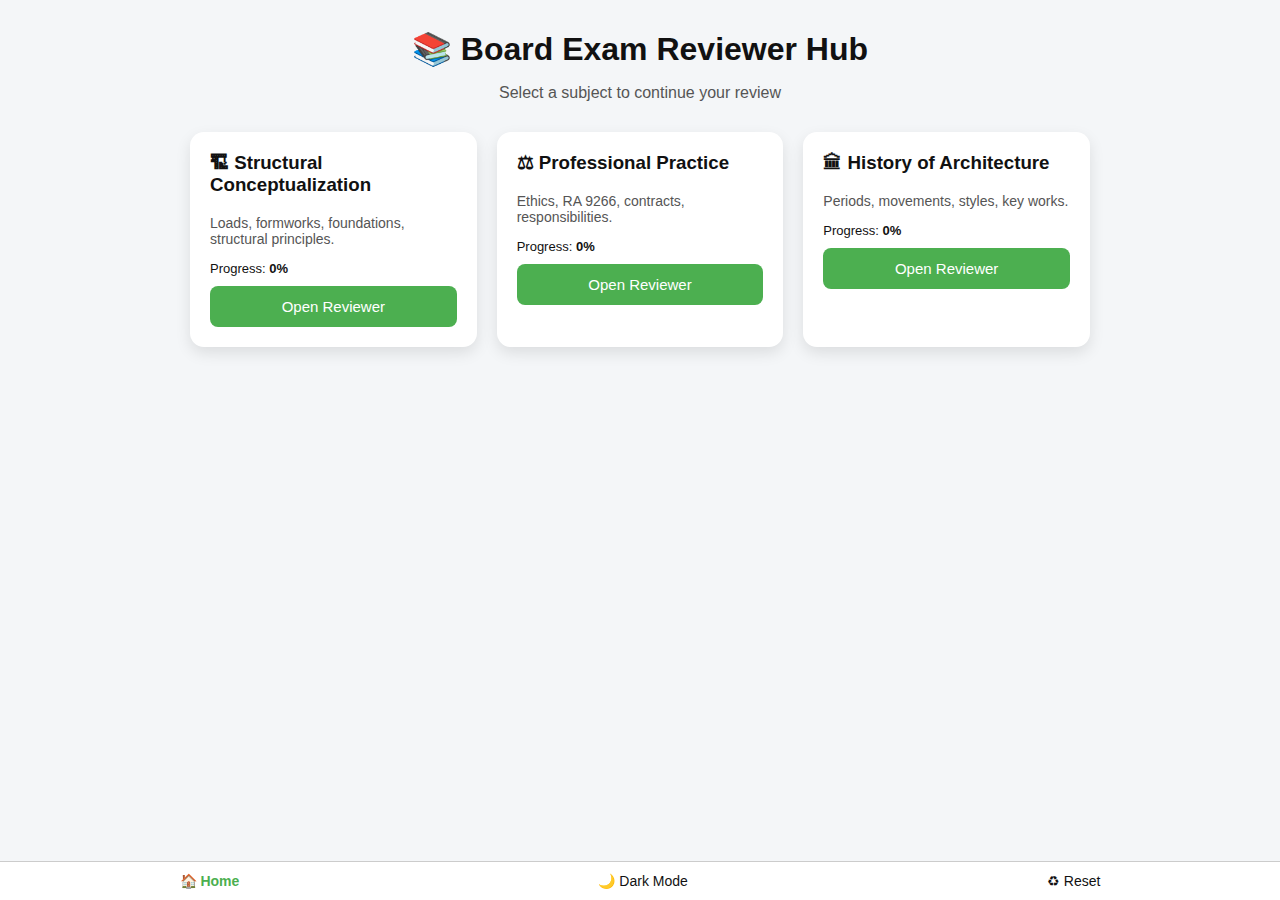
<file: docs/index.html>
<!DOCTYPE html>
<html lang="en">
<head>
<meta charset="UTF-8">
<meta name="viewport" content="width=device-width, initial-scale=1.0">
<title>Board Exam Reviewer Hub</title>

<style>
:root {
  --bg: #f4f6f8;
  --card: #ffffff;
  --text: #111;
  --sub: #555;
  --accent: #4CAF50;
}

body.dark {
  --bg: #121212;
  --card: #1e1e1e;
  --text: #eee;
  --sub: #aaa;
}

body {
  font-family: Arial, sans-serif;
  background: var(--bg);
  color: var(--text);
  margin: 0;
  padding-bottom: 80px;
}

.container {
  max-width: 900px;
  margin: auto;
  padding: 30px;
}

.header {
  text-align: center;
  margin-bottom: 30px;
}

.header h1 {
  margin: 0;
}

.header p {
  color: var(--sub);
}

.grid {
  display: grid;
  grid-template-columns: repeat(auto-fit, minmax(260px, 1fr));
  gap: 20px;
}

.card {
  background: var(--card);
  border-radius: 14px;
  padding: 20px;
  box-shadow: 0 6px 15px rgba(0,0,0,0.1);
}

.card h3 {
  margin-top: 0;
  display: flex;
  align-items: center;
  gap: 10px;
}

.card p {
  color: var(--sub);
  font-size: 14px;
}

.progress {
  font-size: 13px;
  margin: 10px 0;
}

.progress span {
  font-weight: bold;
}

.card button {
  width: 100%;
  padding: 12px;
  border: none;
  border-radius: 8px;
  background: var(--accent);
  color: #fff;
  font-size: 15px;
  cursor: pointer;
}

.card button:hover {
  opacity: 0.9;
}

/* Bottom Nav */
.bottom-nav {
  position: fixed;
  bottom: 0;
  left: 0;
  right: 0;
  background: var(--card);
  display: flex;
  justify-content: space-around;
  padding: 10px 0;
  border-top: 1px solid #ccc;
}

.bottom-nav button {
  background: none;
  border: none;
  font-size: 14px;
  color: var(--text);
  cursor: pointer;
}

.bottom-nav button.active {
  color: var(--accent);
  font-weight: bold;
}
</style>
</head>

<body>

<div class="container">
  <div class="header">
    <h1>📚 Board Exam Reviewer Hub</h1>
    <p>Select a subject to continue your review</p>
  </div>

  <div class="grid">

    <div class="card">
      <h3>🏗 Structural Conceptualization</h3>
      <p>Loads, formworks, foundations, structural principles.</p>
      <div class="progress">Progress: <span id="prog-struct">0%</span></div>
      <button onclick="openReviewer('struct')">Open Reviewer</button>
    </div>

    <div class="card">
      <h3>⚖ Professional Practice</h3>
      <p>Ethics, RA 9266, contracts, responsibilities.</p>
      <div class="progress">Progress: <span id="prog-pp">0%</span></div>
      <button onclick="openReviewer('pp')">Open Reviewer</button>
    </div>

    <div class="card">
      <h3>🏛 History of Architecture</h3>
      <p>Periods, movements, styles, key works.</p>
      <div class="progress">Progress: <span id="prog-history">0%</span></div>
      <button onclick="openReviewer('history')">Open Reviewer</button>
    </div>

  </div>
</div>

<!-- Bottom Navigation -->
<div class="bottom-nav">
  <button class="active">🏠 Home</button>
  <button onclick="toggleDark()">🌙 Dark Mode</button>
  <button onclick="resetProgress()">♻ Reset</button>
</div>

<script>
/* ===== LINKS ===== */
const links = {
  struct: "structural/",
  pp: "professional/",
  history: "history/"
};


/* ===== OPEN REVIEWER ===== */
function openReviewer(key) {
  localStorage.setItem("lastOpened", key);
  window.location.href = links[key];
}

/* ===== PROGRESS (manual or auto from reviewer later) ===== */
function loadProgress() {
  document.getElementById("prog-struct").innerText =
    (localStorage.getItem("progress-struct") || 0) + "%";
  document.getElementById("prog-pp").innerText =
    (localStorage.getItem("progress-pp") || 0) + "%";
  document.getElementById("prog-history").innerText =
    (localStorage.getItem("progress-history") || 0) + "%";
}

/* ===== DARK MODE ===== */
function toggleDark() {
  const isDark = document.body.classList.toggle("dark");
  localStorage.setItem("global-dark-mode", isDark ? "true" : "false");
}


// ===== GLOBAL DARK MODE (page load) =====
if (localStorage.getItem("global-dark-mode") === "true") {
  document.body.classList.add("dark");
}


/* ===== RESET ===== */
function resetProgress() {
  if (!confirm("Reset all progress?")) return;
  localStorage.clear();
  location.reload();
}

loadProgress();
</script>

</body>
</html>
</file>
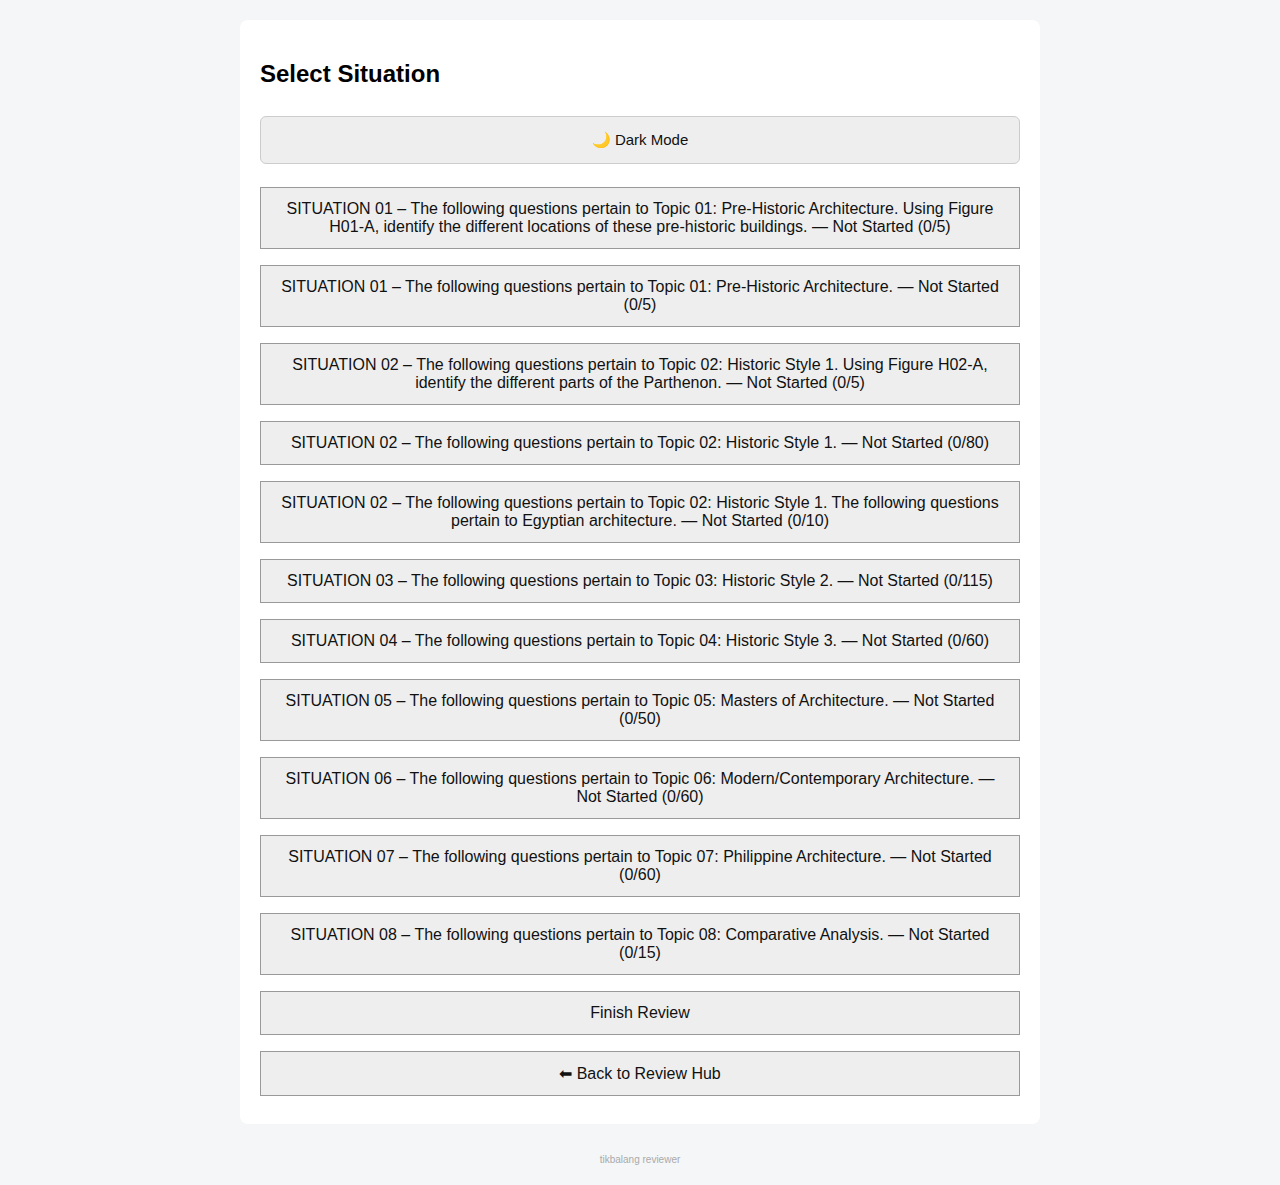
<file: docs/history/index.html>
<!DOCTYPE html>
<html lang="en">
<head>
<meta charset="UTF-8">
<meta name="viewport" content="width=device-width, initial-scale=1.0">

<title>History of Architecture</title>

<style>
/* =========================
   LIGHT MODE (UNCHANGED)
   ========================= */
body {
  font-family: Arial, sans-serif;
  background:#f4f6f8;
  padding:20px;
  margin:0;
}

.container {
  max-width:760px;
  margin:auto;
  background:#fff;
  padding:20px;
  border-radius:8px;
}

button {
  width:100%;
  padding:12px;
  margin:8px 0;
  font-size:16px;
  cursor:pointer;
  background:#eee;
  border:1px solid #999;
  color:#111;
}

button:hover { background:#e0e0e0; }

.correct { background:#4CAF50 !important; color:#fff; }
.wrong { background:#F44336 !important; color:#fff; }

#figure { max-width:100%; margin-top:10px; display:none; }
#nextBtn { display:none; }

.watermark {
  text-align:center;
  font-size:10px;
  color:#aaa;
  margin-top:30px;
}

/* =========================
   DARK MODE (IMPROVED)
   ========================= */
body.dark {
  background:#121212;
  color:#eee;
}

body.dark .container {
  background:#1e1e1e;
}

body.dark button {
  background:#2a2a2a;
  color:#f0f0f0;
  border:1px solid #444;
}

body.dark button:hover {
  background:#333;
}

body.dark .correct {
  background:#2e7d32 !important;
}

body.dark .wrong {
  background:#8e2f2f !important;
}

body.dark .watermark {
  color:#777;
}

/* =========================
   DARK MODE TOGGLE BAR
   ========================= */
.dark-toggle {
  background:#1f1f1f;
  color:#fff;
  border:none;
  padding:14px;
  font-size:15px;
  border-radius:6px;
  margin-bottom:15px;
}

body:not(.dark) .dark-toggle {
  background:#eee;
  color:#111;
  border:1px solid #ccc;
}
</style>
</head>

<body>

<!-- ===== SITUATION MENU ===== -->
<div class="container" id="menu">
  <h2>Select Situation</h2>

  <button class="dark-toggle" onclick="toggleDarkMode()">🌙 Dark Mode</button>

  <div id="situationList"></div>

  <button onclick="finishReview()">Finish Review</button>

  <button onclick="backToHub()">⬅ Back to Review Hub</button>
</div>

<!-- ===== QUIZ ===== -->
<div class="container" id="quiz" style="display:none;">
  <button onclick="showMenu()">⬅ Back</button>
  <h3 id="situation"></h3>
  <p id="question"></p>
  <img id="figure">
  <div id="choices"></div>
  <button id="nextBtn" onclick="nextQuestion()">Next</button>
  <p id="progress"></p>
</div>

<!-- ===== COMPLETE ===== -->
<div class="container" id="complete" style="display:none;">
  <h2 id="completeTitle"></h2>
  <p id="completeScore"></p>

  <button onclick="restartSituation()">Restart Situation</button>
  <button onclick="showMenu()">Back to Situations</button>
</div>

<!-- ===== SUMMARY ===== -->
<div class="container" id="summary" style="display:none;">
  <h2>Final Summary</h2>
  <div id="summaryList"></div>
  <p id="totalScore"></p>
  <button onclick="resetAll()">Restart Everything</button>
</div>

<div class="watermark">tikbalang reviewer</div>

<script>
/* =========================
   CONFIG
   ========================= */
const STORAGE_KEY = "pp-situations"; // CHANGE PER QUIZ
const HUB_URL = "../index.html";

/* =========================
   QUESTIONS
   ========================= */
const questions = [
  {
  situation: "SITUATION 01 – The following questions pertain to Topic 01: Pre-Historic Architecture. Using Figure H01-A, identify the  different locations of these pre-historic buildings.",
  question: "Structure A can be found in",
  choices: ["Jordan", "Iraq", "Syria", "Egypt"],
  correct: "Iraq",
  image: "figure1A.png"
},
{
  situation: "SITUATION 01 – The following questions pertain to Topic 01: Pre-Historic Architecture. Using Figure H01-A, identify the  different locations of these pre-historic buildings.",
  question: "Structure B can be found in",
  choices: [
    "Rotoroa, New Zealand",
    "Amesbury, England",
    "Newgrange, Ireland",
    "Maeshowe, Scotland"
  ],
  correct: "Amesbury, England",
  image: "figure1A.png"
},
{
  situation: "SITUATION 01 – The following questions pertain to Topic 01: Pre-Historic Architecture. Using Figure H01-A, identify the  different locations of these pre-historic buildings.",
  question: "Structure C can be found in",
  choices: ["Jordan", "Iran", "Colombia", "Mexico"],
  correct: "Mexico",
  image: "figure1A.png"
},
{
  situation: "SITUATION 01 – The following questions pertain to Topic 01: Pre-Historic Architecture. Using Figure H01-A, identify the  different locations of these pre-historic buildings.",
  question: "Structure D can be found in",
  choices: ["Jordan", "Iraq", "Greece", "Turkey"],
  correct: "Iraq",
  image: "figure1A.png"
},
{
  situation: "SITUATION 01 – The following questions pertain to Topic 01: Pre-Historic Architecture. Using Figure H01-A, identify the  different locations of these pre-historic buildings.",
  question: "Structure E can be found in",
  choices: ["Dahshur, Egypt", "Giza, Egypt", "Khufu, Egypt", "Luxor, Egypt"],
  correct: "Giza, Egypt",
  image: "figure1A.png"
},
{
  situation: "SITUATION 01 – The following questions pertain to Topic 01: Pre-Historic Architecture.",
  question: "It has a central chamber that is surrounded by small chambers.",
  choices: ["Passage", "Stone circle", "Wedge", "Court"],
  correct: "Court"
},
{
  situation: "SITUATION 01 – The following questions pertain to Topic 01: Pre-Historic Architecture.",
  question: "Tombs oriented from north and south with long passage.",
  choices: ["Passage", "Stone circle", "Wedge", "Court"],
  correct: "Passage"
},
{
  situation: "SITUATION 01 – The following questions pertain to Topic 01: Pre-Historic Architecture.",
  question: "Consisting of a series of upright stones arranged in a circle and supporting horizontal slabs.",
  choices: ["Passage", "Stone circle", "Wedge", "Court"],
  correct: "Stone circle"
},
{
  situation: "SITUATION 01 – The following questions pertain to Topic 01: Pre-Historic Architecture.",
  question: "Formed of branches of trees and covered with turf.",
  choices: ["Lean to", "Stone circle", "Hut", "Court"],
  correct: "Hut"
},
{
  situation: "SITUATION 01 – The following questions pertain to Topic 01: Pre-Historic Architecture.",
  question: "One side is leaned to a cave and is supported by stones at the base.",
  choices: ["Lean to", "Stone circle", "Hut", "Court"],
  correct: "Lean to"
},
{
  situation: "SITUATION 02 – The following questions pertain to Topic 02: Historic Style 1. Using Figure H02-A, identify the different  parts of the Parthenon.",
  question: "Item A is called:",
  choices: ["Architrave", "Tympanum", "Entablature", "Cornice"],
  correct: "Cornice",
  image: "figure2A.png"
},
{
  situation: "SITUATION 02 – The following questions pertain to Topic 02: Historic Style 1. Using Figure H02-A, identify the different  parts of the Parthenon.",
  question: "Item B is called:",
  choices: ["Architrave", "Tympanum", "Entablature", "Cornice"],
  correct: "Architrave",
  image: "figure2A.png"
},
{
  situation: "SITUATION 02 – The following questions pertain to Topic 02: Historic Style 1. Using Figure H02-A, identify the different  parts of the Parthenon.",
  question: "Item C is called:",
  choices: ["Shaft", "Tympanum", "Entablature", "Cornice"],
  correct: "Shaft",
  image: "figure2A.png"
},
{
  situation: "SITUATION 02 – The following questions pertain to Topic 02: Historic Style 1. Using Figure H02-A, identify the different  parts of the Parthenon.",
  question: "Item D is called:",
  choices: ["Shaft", "Tympanum", "Entablature", "Cornice"],
  correct: "Tympanum",
  image: "figure2A.png"
},
{
  situation: "SITUATION 02 – The following questions pertain to Topic 02: Historic Style 1. Using Figure H02-A, identify the different  parts of the Parthenon.",
  question: "Item E is called:",
  choices: ["Shaft", "Tympanum", "Entablature", "Cornice"],
  correct: "Entablature",
  image: "figure2A.png"
},
{
  situation: "SITUATION 02 – The following questions pertain to Topic 02: Historic Style 1.",
  question: "What is the construction system of the Greeks?",
  choices: ["Trussed", "Buttressed", "Columnar and trabeated", "Arcuated"],
  correct: "Columnar and trabeated"
},
{
  situation: "SITUATION 02 – The following questions pertain to Topic 02: Historic Style 1.",
  question: "What is the architectural character of the Greeks?",
  choices: ["Vastness and magnificence", "Simplicity and harmony", "Ostentation and ornateness", "Solidity and massiveness"],
  correct: "Simplicity and harmony"
},
{
  situation: "SITUATION 02 – The following questions pertain to Topic 02: Historic Style 1.",
  question: "What is the architectural character of the Romans?",
  choices: ["Simplicity and harmony", "Solidity and massiveness", "Monumentality", "Vastness and magnificence"],
  correct: "Monumentality"
},
{
  situation: "SITUATION 02 – The following questions pertain to Topic 02: Historic Style 1.",
  question: "What buildings are the Romans famous for?",
  choices: ["Temple", "Amphitheater", "Aqueduct", "Dwellings"],
  correct: "Amphitheater"
},
{
  situation: "SITUATION 02 – The following questions pertain to Topic 02: Historic Style 1.",
  question: "Most famous and largest amphitheater of the Romans.",
  choices: ["Colosseum", "Verona", "Marcellus", "Orange"],
  correct: "Colosseum"
},
{
  situation: "SITUATION 02 – The following questions pertain to Topic 02: Historic Style 1.",
  question: "Tomb of Egyptian architecture characterized by a flat top, battered walls, and underground burial chambers.",
  choices: ["Mastaba", "Pyramid", "Temple", "Rock cut tomb"],
  correct: "Mastaba"
},
{
  situation: "SITUATION 02 – The following questions pertain to Topic 02: Historic Style 1.",
  question: "There are two types of Egyptian temples: cult and mortuary. Which of the following is an example of a cult temple?",
  choices: ["Khons", "Ramesseum", "Hatshepsut", "Mentuhotep"],
  correct: "Khons"
},
{
  situation: "SITUATION 02 – The following questions pertain to Topic 02: Historic Style 1.",
  question: "Tall tower with a square base and a tapered top.",
  choices: ["Obelisk", "Pyramid", "Pylon", "Mastaba"],
  correct: "Obelisk"
},
{
  situation: "SITUATION 02 – The following questions pertain to Topic 02: Historic Style 1.",
  question: "Byzantine secular building combining private apartments, chapels, and churches.",
  choices: [
    "Palace of Mystras",
    "Palace of Lausus and Antiochos",
    "Palace of Porphyrogenitus",
    "Palace of Constantinople"
  ],
  correct: "Palace of Lausus and Antiochos"
},
{
  situation: "SITUATION 02 – The following questions pertain to Topic 02: Historic Style 1.",
  question: "The largest pyramid in Giza.",
  choices: ["Cheops", "Chephren", "Mycerinos", "Queens Pyramid"],
  correct: "Cheops"
},
{
  situation: "SITUATION 02 – The following questions pertain to Topic 02: Historic Style 1.",
  question: "What is the supreme example of a Greek sanctuary in Athens?",
  choices: ["Acropolis", "Erechtheion", "Parthenon", "Propylaea"],
  correct: "Acropolis"
},
{
  situation: "SITUATION 02 – The following questions pertain to Topic 02: Historic Style 1.",
  question: "What is the principal decoration of walls and shafts of columns in Egyptian architecture?",
  choices: ["Battered", "Hieroglyphics", "Papyrus", "Scarab"],
  correct: "Hieroglyphics"
},
{
  situation: "SITUATION 02 – The following questions pertain to Topic 02: Historic Style 1.",
  question: "What is the most important Roman architectural structure, famous for its great dome?",
  choices: ["Parthenon", "Pantheon", "Colosseum", "Aqueduct"],
  correct: "Pantheon"
},
{
  situation: "SITUATION 02 – The following questions pertain to Topic 02: Historic Style 1.",
  question: "What is an alternative ornamentation used by the Romans aside from marble?",
  choices: ["Paintings", "Painted fresco decorations", "Wall sculpture", "Granite"],
  correct: "Painted fresco decorations"
},
{
  situation: "SITUATION 02 – The following questions pertain to Topic 02: Historic Style 1.",
  question: "Which palace of West Asiatic architecture features 250 towers and 100 bronze gates?",
  choices: [
    "Palace of Sargon",
    "Palace of Xerxes",
    "Palace of Nebuchadnezzar",
    "Palace of Ashurbanipal"
  ],
  correct: "Palace of Sargon"
},
{
  situation: "SITUATION 02 – The following questions pertain to Topic 02: Historic Style 1. The following questions pertain to Egyptian architecture.",
  question: "In Egyptian architecture, what is the meaning of the symbols lotus, papyrus, and palm?",
  choices: ["Fertility", "Eternity", "Resurrection", "Protection"],
  correct: "Resurrection"
},
{
  situation: "SITUATION 02 – The following questions pertain to Topic 02: Historic Style 1. The following questions pertain to Egyptian architecture.",
  question: "In Egyptian architecture, what is the meaning of the symbol scarab or sacred beetle?",
  choices: ["Fertility", "Eternity", "Resurrection", "Protection"],
  correct: "Eternity"
},
{
  situation: "SITUATION 02 – The following questions pertain to Topic 02: Historic Style 1. The following questions pertain to Egyptian architecture.",
  question: "In Egyptian architecture, what is the meaning of the symbols spiral and feather?",
  choices: ["Fertility", "Eternity", "Resurrection", "Protection"],
  correct: "Fertility"
},
{
  situation: "SITUATION 02 – The following questions pertain to Topic 02: Historic Style 1. The following questions pertain to Egyptian architecture.",
  question: "What is the decorative feature of Egyptian architecture?",
  choices: ["Pylon", "Obelisk", "Hieroglyphs", "Sphinx"],
  correct: "Hieroglyphs"
},
{
  situation: "SITUATION 02 – The following questions pertain to Topic 02: Historic Style 1. The following questions pertain to Egyptian architecture.",
  question: "Which architectural style uses the gorge cornice moulding?",
  choices: ["Egyptian Architecture", "Roman Architecture", "Baroque Architecture", "Rococo Architecture"],
  correct: "Egyptian Architecture"
},
{
  situation: "SITUATION 02 – The following questions pertain to Topic 02: Historic Style 1.",
  question: "Which architectural style uses terra cotta, marble, and concrete?",
  choices: ["Roman", "Greek", "Early Christian", "Byzantine"],
  correct: "Roman"
},
{
  situation: "SITUATION 02 – The following questions pertain to Topic 02: Historic Style 1.",
  question: "Which architectural style uses ashlar and concrete stone?",
  choices: ["Roman", "Greek", "Early Christian", "Byzantine"],
  correct: "Roman"
},
{
  situation: "SITUATION 02 – The following questions pertain to Topic 02: Historic Style 1.",
  question: "Which architectural style uses marble, concrete, bricks, and other materials?",
  choices: ["Roman", "Greek", "Early Christian", "Byzantine"],
  correct: "Roman"
},
{
  situation: "SITUATION 02 – The following questions pertain to Topic 02: Historic Style 1.",
  question: "Which architectural style primarily uses marble?",
  choices: ["Roman", "Greek", "Early Christian", "Byzantine"],
  correct: "Greek"
},
{
  situation: "SITUATION 02 – The following questions pertain to Topic 02: Historic Style 1.",
  question: "Which architectural style is known for the use of mosaics, domes, and rich ornamentation?",
  choices: ["Roman", "Greek", "Early Christian", "Byzantine"],
  correct: "Byzantine"
},
{
  situation: "SITUATION 02 – The following questions pertain to Topic 02: Historic Style 1.",
  question: "The Greeks' beliefs are based on what?",
  choices: ["Natural phenomena", "Christianity", "Ancestor worship", "Life after death"],
  correct: "Natural phenomena"
},
{
  situation: "SITUATION 02 – The following questions pertain to Topic 02: Historic Style 1.",
  question: "What religious belief were Roman buildings based on?",
  choices: ["Natural phenomena", "Christianity", "Ancestor worship", "Life after death"],
  correct: "Ancestor worship"
},
{
  situation: "SITUATION 02 – The following questions pertain to Topic 02: Historic Style 1.",
  question: "What religious belief was most influential in Early Christian architecture?",
  choices: ["Polytheism", "Ancestor worship", "Life after death", "Monotheism"],
  correct: "Monotheism"
},
{
  situation: "SITUATION 02 – The following questions pertain to Topic 02: Historic Style 1.",
  question: "Which Egyptian tomb usually serves as the main building of a complex, surrounded by enclosed walls?",
  choices: ["Mastaba", "Pyramid", "Rock Hewn", "Ziggurat"],
  correct: "Pyramid"
},
{
  situation: "SITUATION 02 – The following questions pertain to Topic 02: Historic Style 1.",
  question: "Which tomb of nobility features porticoes at the front and an offering chapel behind?",
  choices: ["Mastaba", "Pyramid", "Rock Hewn", "Ziggurat"],
  correct: "Mastaba"
},
{
  situation: "SITUATION 02 – The following questions pertain to Topic 02: Historic Style 1. The following questions pertain to Egyptian architecture.",
  question: "Which of the following is a cult temple?",
  choices: ["Amun, Karnak", "Luxor, Thebes", "Temple of Hatshepsut", "Ramesseum, Thebes"],
  correct: "Amun, Karnak"
},
{
  situation: "SITUATION 02 – The following questions pertain to Topic 02: Historic Style 1. The following questions pertain to Egyptian architecture.",
  question: "Which of the following is a mortuary temple?",
  choices: ["Amun, Karnak", "Luxor, Thebes", "Temple of Hathor, Dendera", "Temple of Isis, Philae"],
  correct: "Temple of Isis, Philae"
},
{
  situation: "SITUATION 02 – The following questions pertain to Topic 02: Historic Style 1. The following questions pertain to Egyptian architecture.",
  question: "Which temple is dedicated to Queen Hatshepsut and built into a cliff face?",
  choices: ["Temple of Horus, Edfu", "Temple of Hatshepsut", "Temple of Amun, Karnak", "Temple of Seti I, Abydos"],
  correct: "Temple of Hatshepsut"
},
{
  situation: "SITUATION 02 – The following questions pertain to Topic 02: Historic Style 1. The following questions pertain to Egyptian architecture.",
  question: "Which temple is known for its hypostyle hall with 134 massive columns?",
  choices: ["Temple of Horus, Edfu", "Temple of Isis, Philae", "Temple of Amun, Karnak", "Temple of Kom Ombo"],
  correct: "Temple of Amun, Karnak"
},
{
  situation: "SITUATION 02 – The following questions pertain to Topic 02: Historic Style 1. The following questions pertain to Egyptian architecture.",
  question: "Which temple is located on an island and dedicated to the goddess of magic and motherhood?",
  choices: ["Temple of Amun, Karnak", "Temple of Isis, Philae", "Temple of Seti I, Abydos", "Temple of Hatshepsut"],
  correct: "Temple of Isis, Philae"
},
{
  situation: "SITUATION 02 – The following questions pertain to Topic 02: Historic Style 1.",
  question: "What are the architectural orders developed in ancient Greek architecture?",
  choices: ["Doric, Ionic, and Corinthian", "Tuscan, Composite, and Corinthian", "Baroque, Gothic, and Classical", "Volute, Pediment, and Stylobate"],
  correct: "Doric, Ionic, and Corinthian"
},
{
  situation: "SITUATION 02 – The following questions pertain to Topic 02: Historic Style 1.",
  question: "Which classical orders were developed by the Romans?",
  choices: ["Doric and Ionic", "Tuscan and Composite", "Corinthian and Gothic", "Baroque and Rococo"],
  correct: "Tuscan and Composite"
},
{
  situation: "SITUATION 02 – The following questions pertain to Topic 02: Historic Style 1.",
  question: "What do you call a capital that combines the volutes of the Ionic order with the acanthus leaves of the Corinthian order?",
  choices: ["Doric capital", "Tuscan capital", "Ionic capital", "Composite capital"],
  correct: "Composite capital"
},
{
  situation: "SITUATION 02 – The following questions pertain to Topic 02: Historic Style 1.",
  question: "Which ancient architecture is known for its tall, slender columns with distinctive capitals?",
  choices: ["Persian", "Egyptian", "Greek", "Byzantine"],
  correct: "Greek"
},
{
  situation: "SITUATION 02 – The following questions pertain to Topic 02: Historic Style 1.",
  question: "Who was the architect of the Parthenon?",
  choices: ["Iktinos", "Callicrates", "Phidias", "Pericles"],
  correct: "Iktinos"
},
{
  situation: "SITUATION 02 – The following questions pertain to Topic 02: Historic Style 1.",
  question: "What are the geographic characteristics of Greece?",
  choices: ["Flat terrain", "Rainforests and plains", "Desert and sand dunes", "Mountainous and surrounded by seas"],
  correct: "Mountainous and surrounded by seas"
},
{
  situation: "SITUATION 02 – The following questions pertain to Topic 02: Historic Style 1.",
  question: "What religious beliefs influenced Greek architecture?",
  choices: ["Christianity", "Islamic rituals", "Natural phenomena", "Ancestor worship"],
  correct: "Natural phenomena"
},
{
  situation: "SITUATION 02 – The following questions pertain to Topic 02: Historic Style 1.",
  question: "What factors influenced the design of Greek buildings?",
  choices: ["Political hierarchy", "Agricultural economy", "Military conquest", "Religious festivals, fine arts, and music"],
  correct: "Religious festivals, fine arts, and music"
},
{
  situation: "SITUATION 02 – The following questions pertain to Topic 02: Historic Style 1.",
  question: "What is the climate of Greece?",
  choices: ["Hot and dry climate", "Cold and damp", "Temperate with heavy rain", "Humid and tropical"],
  correct: "Hot and dry climate"
},
{
  situation: "SITUATION 02 – The following questions pertain to Topic 02: Historic Style 1.",
  question: "What were the major building materials used in ancient Greek architecture?",
  choices: ["Mud bricks", "Marble", "Granite", "Terracotta"],
  correct: "Marble"
},
{
  situation: "SITUATION 02 – The following questions pertain to Topic 02: Historic Style 1.",
  question: "What is the structural system used in ancient Egyptian architecture?",
  choices: ["Columnar and squared", "Columnar and round", "Columnar and trabeated", "Columnar and lintel"],
  correct: "Columnar and trabeated"
},
{
  situation: "SITUATION 02 – The following questions pertain to Topic 02: Historic Style 1.",
  question: "Which style is characterized by battered walls, no windows, and gorge mouldings?",
  choices: ["Egyptian", "Roman", "Greek", "Gothic"],
  correct: "Egyptian"
},
{
  situation: "SITUATION 02 – The following questions pertain to Topic 02: Historic Style 1.",
  question: "Which civilization built structures on platforms 6 to 10 meters high, with a conical shape and pipe holes?",
  choices: ["West Asiatic", "Pre-Columbian", "Minoan", "Romanesque"],
  correct: "West Asiatic"
},
{
  situation: "SITUATION 02 – The following questions pertain to Topic 02: Historic Style 1.",
  question: "What type of column is characterized by a lotus or papyrus capital, commonly found in Egyptian architecture?",
  choices: ["Lotiform column", "Campaniform column", "Palmiform column", "Bell-shaped column"],
  correct: "Lotiform column"
},
{
  situation: "SITUATION 02 – The following questions pertain to Topic 02: Historic Style 1.",
  question: "What is the term for the large hall in Egyptian temples filled with columns, often representing a papyrus forest?",
  choices: ["Hypostyle hall", "Peristyle court", "Sanctuary", "Nave"],
  correct: "Hypostyle hall"
},
{
  situation: "SITUATION 02 – The following questions pertain to Topic 02: Historic Style 1.",
  question: "Which Roman building contains the largest unsupported dome in the world?",
  choices: ["St. Peter's Basilica", "Parthenon", "Pantheon", "Basilica of San Vitale"],
  correct: "Pantheon"
},
{
  situation: "SITUATION 02 – The following questions pertain to Topic 02: Historic Style 1.",
  question: "What is the largest surviving triumphal arch, completed in 315 AD?",
  choices: ["Arch of Constantine", "Arch of Septimius Severus", "Arch of Titus", "Arc de Triomphe"],
  correct: "Arch of Constantine"
},
{
  situation: "SITUATION 02 – The following questions pertain to Topic 02: Historic Style 1.",
  question: "Which is the largest of the Roman hippodromes and one of the largest sports arenas ever built?",
  choices: ["Olympia Stadium", "Hippodrome of Constantinople", "Circus Maximus", "The Colosseum"],
  correct: "Circus Maximus"
},
{
  situation: "SITUATION 02 – The following questions pertain to Topic 02: Historic Style 1.",
  question: "Who began the construction of the Great Hypostyle Hall in the Temple of Karnak?",
  choices: ["Amenhotep III", "Seti I", "Ramesses II", "Horemheb"],
  correct: "Seti I"
},
{
  situation: "SITUATION 02 – The following questions pertain to Topic 02: Historic Style 1.",
  question: "What was the primary function of the aqueducts designed by the Romans?",
  choices: ["Water distribution", "Act as monument", "Fish farming", "Electricity"],
  correct: "Water distribution"
},
{
  situation: "SITUATION 02 – The following questions pertain to Topic 02: Historic Style 1.",
  question: "What technique did the Egyptians use to create a perfectly level base for the pyramids?",
  choices: [
    "Level tool",
    "Dug a trench around the building site and filled it with water",
    "Ancient tool equivalent to a carpenter's level",
    "Flood the site with water"
  ],
  correct: "Dug a trench around the building site and filled it with water"
},
{
  situation: "SITUATION 02 – The following questions pertain to Topic 02: Historic Style 1.",
  question: "What method was used to transfer 2-ton stones during the construction of the pyramids?",
  choices: [
    "Used cranes",
    "Lifted them one by one on top of the other",
    "Used rolled logs to move and position them",
    "None of the above"
  ],
  correct: "Used rolled logs to move and position them"
},
{
  situation: "SITUATION 02 – The following questions pertain to Topic 02: Historic Style 1.",
  question: "Who was the chief architect of the Great Pyramid of Giza?",
  choices: ["Hemiunu", "Imhotep", "Djoser", "Khufu"],
  correct: "Hemiunu"
},
{
  situation: "SITUATION 02 – The following questions pertain to Topic 02: Historic Style 1.",
  question: "What is the name of the ancient stone figure with the body of a lion and the head of a human?",
  choices: ["Sphinx", "Djinn", "Uktena", "Obelisk"],
  correct: "Sphinx"
},
{
  situation: "SITUATION 02 – The following questions pertain to Topic 02: Historic Style 1.",
  question: "Who was the architect of the Pyramid of Zoser?",
  choices: ["Imhotep", "Rameses", "Cheops", "Rameses III"],
  correct: "Imhotep"
},
{
  situation: "SITUATION 02 – The following questions pertain to Topic 02: Historic Style 1.",
  question: "Which architect was deified and honored during the reign of Rameses?",
  choices: ["Imhotep", "Senenmut", "Amenhotep", "Rameses II"],
  correct: "Imhotep"
},
{
  situation: "SITUATION 02 – The following questions pertain to Topic 02: Historic Style 1.",
  question: "What is the name of the sacred lake commonly found in Egyptian temples used for ritual purification?",
  choices: ["Solar Basin", "Lotus Pool", "Sacred Lake", "Temple Reservoir"],
  correct: "Sacred Lake"
},
{
  situation: "SITUATION 02 – The following questions pertain to Topic 02: Historic Style 1.",
  question: "What structure served as the gateway to Egyptian temples, often decorated with carvings and flanked by obelisks?",
  choices: ["Pylon", "Hypostyle Hall", "Sanctuary", "Peristyle"],
  correct: "Pylon"
},
{
  situation: "SITUATION 02 – The following questions pertain to Topic 02: Historic Style 1.",
  question: "What is the tall, four-sided, tapering monument used by Egyptians as a symbol of the sun god Ra?",
  choices: ["Ziggurat", "Cenotaph", "Stele", "Obelisk"],
  correct: "Obelisk"
},
{
  situation: "SITUATION 02 – The following questions pertain to Topic 02: Historic Style 1.",
  question: "What was the architectural prototype of the Egyptian pyramid?",
  choices: ["Menhir", "Dolmen", "Mastaba", "Stepped pyramid"],
  correct: "Mastaba"
},
{
  situation: "SITUATION 02 – The following questions pertain to Topic 02: Historic Style 1.",
  question: "What is opus tessellatum in Roman architecture?",
  choices: ["Brick layout", "Mosaic", "Mural", "Collage"],
  correct: "Mosaic"
},
{
  situation: "SITUATION 02 – The following questions pertain to Topic 02: Historic Style 1.",
  question: "What type of Roman wall facing creates a net-like pattern?",
  choices: ["Opus testaceum", "Opus quadratum", "Opus reticulatum", "Opus mixtum"],
  correct: "Opus reticulatum"
},
{
  situation: "SITUATION 02 – The following questions pertain to Topic 02: Historic Style 1.",
  question: "What is the warm room in an ancient Roman bath?",
  choices: ["Sudatorium", "Tepidarium", "Caldarium", "Laconicum"],
  correct: "Tepidarium"
},
{
  situation: "SITUATION 02 – The following questions pertain to Topic 02: Historic Style 1.",
  question: "What is the sweating room in an ancient Roman bath?",
  choices: ["Sudarium", "Frigidarium", "Tepidarium", "Caldarium"],
  correct: "Caldarium"
},
{
  situation: "SITUATION 02 – The following questions pertain to Topic 02: Historic Style 1.",
  question: "What is the name of the bedroom in an ancient Roman domus?",
  choices: ["Atrium", "Vestibulum", "Cubicula", "Tabernae"],
  correct: "Cubicula"
},
{
  situation: "SITUATION 02 – The following questions pertain to Topic 02: Historic Style 1.",
  question: "What is the triangular structure on top of an entablature?",
  choices: ["Base", "Shaft", "Pediment", "Architrave"],
  correct: "Pediment"
},
{
  situation: "SITUATION 02 – The following questions pertain to Topic 02: Historic Style 1.",
  question: "Where is the pediment located in a Doric temple?",
  choices: [
    "Placed below the entablature",
    "Placed above the entablature",
    "Rests beneath the architrave",
    "It is part of the base"
  ],
  correct: "Placed above the entablature"
},
{
  situation: "SITUATION 02 – The following questions pertain to Topic 02: Historic Style 1.",
  question: "What is the purpose of the pediment in a Classical Greek temple?",
  choices: [
    "Used as mouldings for framing a door, window, or other rectangular opening",
    "It consists of the tympanum, often decorated with sculpture depicting scenes from Greek and Roman mythology or allegorical figures",
    "Serves as the base for the column",
    "All of the above"
  ],
  correct: "It consists of the tympanum, often decorated with sculpture depicting scenes from Greek and Roman mythology or allegorical figures"
},
{
  situation: "SITUATION 02 – The following questions pertain to Topic 02: Historic Style 1.",
  question: "What do you call a wide, low-pitched gable surmounting a colonnade or a major division of a façade?",
  choices: ["Tympanum", "Pediment", "Stylobate", "Acroterium"],
  correct: "Pediment"
},
{
  situation: "SITUATION 02 – The following questions pertain to Topic 02: Historic Style 1.",
  question: "In Greek architecture, what is another term for Cella?",
  choices: ["Pronaos", "Naos", "Epinaos", "Opisthodomos"],
  correct: "Naos"
},
{
  situation: "SITUATION 02 – The following questions pertain to Topic 02: Historic Style 1.",
  question: "What structure was known in the Classical World as the Treasury of Atreus?",
  choices: ["Tomb of Kings", "Tomb of Agamemnon", "Tomb of the Gods", "Tomb of Slaves"],
  correct: "Tomb of Agamemnon"
},
{
  situation: "SITUATION 02 – The following questions pertain to Topic 02: Historic Style 1.",
  question: "Who was the architect of the Temple of Zeus Olympius at Agrigentum?",
  choices: ["Antistates", "Porinus", "Libon", "Theron"],
  correct: "Porinus"
},
{
  situation: "SITUATION 02 – The following questions pertain to Topic 02: Historic Style 1.",
  question: "Where was the Agora built?",
  choices: ["Greece", "Rome", "India", "Babylonia"],
  correct: "Greece"
},
{
  situation: "SITUATION 02 – The following questions pertain to Topic 02: Historic Style 1.",
  question: "What was the long colonnaded building during Greek times?",
  choices: ["Stoa", "Thermae", "Narthex", "Forum"],
  correct: "Stoa"
},
{
  situation: "SITUATION 02 – The following questions pertain to Topic 02: Historic Style 1.",
  question: "What do you call a structure that is open and colonnaded at the entrance, often extending a considerable distance, and commonly used as a meeting place around public areas?",
  choices: ["Peristyle", "Stoa", "Agora", "Acroterium"],
  correct: "Stoa"
},
{
  situation: "SITUATION 02 – The following questions pertain to Topic 02: Historic Style 1.",
  question: "Who was a Roman architect and engineer during the 1st century BC?",
  choices: ["Leonardo da Vinci", "Apollodorus of Damascus", "Vitruvius", "Isidore of Miletus"],
  correct: "Vitruvius"
},
{
  situation: "SITUATION 02 – The following questions pertain to Topic 02: Historic Style 1.",
  question: "What was the main purpose of the Roman Colosseum?",
  choices: [
    "Entertainment for ancient Romans",
    "To create a humble structure",
    "To test Roman engineering",
    "All of the above"
  ],
  correct: "All of the above"
},
{
  situation: "SITUATION 02 – The following questions pertain to Topic 02: Historic Style 1.",
  question: "What is the effect of using a rib vault in architecture?",
  choices: ["Additional walls", "Additional windows", "Additional floors", "Additional space"],
  correct: "Additional space"
},
{
  situation: "SITUATION 02 – The following questions pertain to Topic 02: Historic Style 1.",
  question: "Which temple features a circular plan supporting a dome approximately 140 feet in diameter and was once described by Thomas Jefferson as a model of the spherical arch?",
  choices: ["St. Peter's Basilica", "Hagia Sophia", "Pantheon", "Parthenon"],
  correct: "Pantheon"
},
{
  situation: "SITUATION 02 – The following questions pertain to Topic 02: Historic Style 1.",
  question: "What is the total height of the Pantheon in Rome?",
  choices: ["45 feet", "46 feet", "44 feet", "47 feet"],
  correct: "44 feet"
},
{
  situation: "SITUATION 02 – The following questions pertain to Topic 02: Historic Style 1.",
  question: "What is the name of the Egyptian structure located in the ancient city of Thebes, known for its grand colonnades and obelisks?",
  choices: ["Temple of Lux", "Temple of Luxor", "Mastaba of Lux", "Mastaba of Luxor"],
  correct: "Temple of Luxor"
},
{
  situation: "SITUATION 02 – The following questions pertain to Topic 02: Historic Style 1.",
  question: "What material was primarily used in the construction of the Temple of Luxor?",
  choices: ["Limestone", "Marble", "Sandstone", "Adobe"],
  correct: "Sandstone"
},
{
  situation: "SITUATION 02 – The following questions pertain to Topic 02: Historic Style 1.",
  question: "The Temple of Luxor is not dedicated to a cult god. Instead, it is dedicated to what purpose?",
  choices: [
    "Rejuvenation of kings",
    "Triumph of pharaohs",
    "Marriage of kings",
    "Festival of kings"
  ],
  correct: "Rejuvenation of kings"
},
{
  situation: "SITUATION 02 – The following questions pertain to Topic 02: Historic Style 1.",
  question: "What construction system was employed in the construction of the Parthenon?",
  choices: ["Trabeated", "Post and lintel", "Columns and beams", "Conventional"],
  correct: "Trabeated"
},
{
  situation: "SITUATION 02 – The following questions pertain to Topic 02: Historic Style 1.",
  question: "What classical order of columns was used in the Parthenon?",
  choices: ["Corinthian order", "Ionic order", "Doric order", "Tuscan order"],
  correct: "Doric order"
},
{
  situation: "SITUATION 03 – The following questions pertain to Topic 03: Historic Style 2.",
  question: "What is the name of Figure A?",
  choices: ["Arch of Constantine", "Arch of Titus", "Arch of Septimius Severus", "None of the above"],
  correct: "Arch of Constantine",
  image: "figure3A.png"
},
{
  situation: "SITUATION 03 – The following questions pertain to Topic 03: Historic Style 2.",
  question: "What is the name of Figure B?",
  choices: ["Temple of Nike", "Temple of Zeus", "Erectheion", "Parthenon"],
  correct: "Parthenon",
  image: "figure3A.png"
},
{
  situation: "SITUATION 03 – The following questions pertain to Topic 03: Historic Style 2.",
  question: "What is the name of Figure C?",
  choices: ["Temple of Augustus", "Pantheon", "Maisson Carree", "Temple of Saturn"],
  correct: "Pantheon",
  image: "figure3A.png"
},
{
  situation: "SITUATION 03 – The following questions pertain to Topic 03: Historic Style 2.",
  question: "What is the name of Figure D?",
  choices: ["Circus of Nero", "Circus Maxentius", "Circus Maximus", "Circus Flaminius"],
  correct: "Circus Maximus",
  image: "figure3A.png"
},
{
  situation: "SITUATION 03 – The following questions pertain to Topic 03: Historic Style 2.",
  question: "What is the name of Figure E?",
  choices: ["Temple of Nike", "Temple of Zeus", "Erectheion", "Parthenon"],
  correct: "Erectheion",
  image: "figure3A.png"
},
{
  situation: "SITUATION 03 – The following questions pertain to Topic 03: Historic Style 2.",
  question: "What is the usual wall characteristic of Romanesque architecture?",
  choices: [
    "Massive and heavy walls",
    "Decorative imposing block walls",
    "Walls are supported",
    "Brick walls filled with thick mortar"
  ],
  correct: "Massive and heavy walls"
},
{
  situation: "SITUATION 03 – The following questions pertain to Topic 03: Historic Style 2.",
  question: "What is the usual arch design of Romanesque architecture?",
  choices: ["Pointed", "Semi-circular", "Circular", "Truncated"],
  correct: "Semi-circular"
},
{
  situation: "SITUATION 03 – The following questions pertain to Topic 03: Historic Style 2.",
  question: "What is the usual buttress design in Romanesque architecture?",
  choices: [
    "Angled buttresses",
    "Flying buttresses",
    "Flat square buttresses",
    "Rib profile buttresses"
  ],
  correct: "Flat square buttresses"
},
{
  situation: "SITUATION 03 – The following questions pertain to Topic 03: Historic Style 2.",
  question: "What is the usual window characteristic of Romanesque architecture?",
  choices: [
    "Few but large openings",
    "Many and large openings",
    "Few and small openings",
    "Many but small openings"
  ],
  correct: "Few and small openings"
},
{
  situation: "SITUATION 03 – The following questions pertain to Topic 03: Historic Style 2.",
  question: "Cathedral churches in the Romanesque style of architecture generally follow the",
  choices: ["Octagonal", "Latin cross", "Greek cross", "Polygonal plan"],
  correct: "Latin cross"
},
{
  situation: "SITUATION 03 – The following questions pertain to Topic 03: Historic Style 2.",
  question: "What is the most spectacular example of Byzantine church architecture built in 532 AD?",
  choices: [
    "Hagia Sophia",
    "Basilica of Sant' Apollinare Nuovo",
    "Basilica of San Vitale",
    "Church of Saint Catherine"
  ],
  correct: "Hagia Sophia"
},
{
  situation: "SITUATION 03 – The following questions pertain to Topic 03: Historic Style 2.",
  question: "What is the modern name of Byzantium, which was the capital of the Eastern Roman Empire?",
  choices: ["Macedonia", "Istanbul", "Kiev", "Georgia"],
  correct: "Istanbul"
},
{
  situation: "SITUATION 03 – The following questions pertain to Topic 03: Historic Style 2.",
  question: "What is the distinct style of Byzantine church architecture?",
  choices: [
    "Greek cross plan and dome roof",
    "Flying buttress",
    "Pointed arches and vaults",
    "Orthodox dome and rectangular plan"
  ],
  correct: "Greek cross plan and dome roof"
},
{
  situation: "SITUATION 03 – The following questions pertain to Topic 03: Historic Style 2.",
  question: "Which was the first church built in Constantinople and defined by its large atrium?",
  choices: ["Hagia Irene", "St. Mark Basilica", "Church of Saint George", "Hagia Sophia"],
  correct: "Hagia Irene"
},
{
  situation: "SITUATION 03 – The following questions pertain to Topic 03: Historic Style 2.",
  question: "What was fully developed by Byzantine architects wherein a triangular segment of a spherical surface is formed over an enclosed square to support a dome?",
  choices: ["Squinch", "Colonnettes", "Pendentive", "Vault"],
  correct: "Pendentive"
},
{
  situation: "SITUATION 03 – The following questions pertain to Topic 03: Historic Style 2.",
  question: "The Leaning Tower of Pisa is known by its Italian name as",
  choices: [
    "Torre Pisa",
    "Torre Pendente di Pisa",
    "Torre la Pisa",
    "Leniente de Pisa"
  ],
  correct: "Torre Pendente di Pisa"
},
{
  situation: "SITUATION 03 – The following questions pertain to Topic 03: Historic Style 2.",
  question: "Who was the architect?",
  choices: ["Bonanno Pisano", "Bramante", "Bon de Lara", "Bonito Turene"],
  correct: "Bonanno Pisano"
},
{
  situation: "SITUATION 03 – The following questions pertain to Topic 03: Historic Style 2.",
  question: "What is its architectural style?",
  choices: [
    "Romanesque",
    "Italian Romanesque",
    "Pisan architecture",
    "Italian Gothic"
  ],
  correct: "Pisan architecture"
},
{
  situation: "SITUATION 03 – The following questions pertain to Topic 03: Historic Style 2.",
  question: "When was the construction completed?",
  choices: ["1370", "1371", "1372", "1373"],
  correct: "1372"
},
{
  situation: "SITUATION 03 – The following questions pertain to Topic 03: Historic Style 2.",
  question: "What is the height of the tower?",
  choices: ["183.33 ft", "184.33 ft", "185.23 ft", "186.43 ft"],
  correct: "184.33 ft"
},
{
  situation: "SITUATION 03 – The following questions pertain to Topic 03: Historic Style 2.",
  question: "Characteristic of a Gothic bell tower?",
  choices: ["Separated", "No bell tower", "Tall", "Short"],
  correct: "Tall"
},
{
  situation: "SITUATION 03 – The following questions pertain to Topic 03: Historic Style 2.",
  question: "What is the usual shape of a Gothic arch?",
  choices: ["Flat", "Semi circular", "Pointed", "Circular"],
  correct: "Pointed"
},
{
  situation: "SITUATION 03 – The following questions pertain to Topic 03: Historic Style 2.",
  question: "Characteristic of a Gothic church interior?",
  choices: ["Light and airy", "Dark", "Barbaric", "Eclectic"],
  correct: "Light and airy"
},
{
  situation: "SITUATION 03 – The following questions pertain to Topic 03: Historic Style 2.",
  question: "Characteristic of Gothic buttress?",
  choices: ["Flat", "Flying", "Flushed", "No buttress"],
  correct: "Flying"
},
{
  situation: "SITUATION 03 – The following questions pertain to Topic 03: Historic Style 2.",
  question: "What period did Gothic architecture flourish?",
  choices: ["1240–1400", "1140–1400", "1440–1600", "1410–1500"],
  correct: "1140–1400"
},
{
  situation: "SITUATION 03 – The following questions pertain to Topic 03: Historic Style 2.",
  question: "What supports the dome in a Byzantine church?",
  choices: ["Base", "Plinth", "Zocalo", "Pendentive"],
  correct: "Pendentive"
},
{
  situation: "SITUATION 03 – The following questions pertain to Topic 03: Historic Style 2.",
  question: "It is the first Christian church built in Constantinople, by Roman Emperor Constantine I.",
  choices: ["Hagia Sophia", "Hagia Irene", "Hagia Theodosia", "Basilica of San Vitale"],
  correct: "Hagia Irene"
},
{
  situation: "SITUATION 03 – The following questions pertain to Topic 03: Historic Style 2.",
  question: "The original exterior color of this church was white. In present day, its exterior developed to a colorful one.",
  choices: ["Hagia Sophia", "St. Basil's Cathedral", "Hagia Theodosia", "Basilica of San Vitale"],
  correct: "St. Basil's Cathedral"
},
{
  situation: "SITUATION 03 – The following questions pertain to Topic 03: Historic Style 2.",
  question: "Characteristic of Byzantine architecture.",
  choices: ["Square plan", "Greek cross plan", "Without domes", "Flying buttress"],
  correct: "Greek cross plan"
},
{
  situation: "SITUATION 03 – The following questions pertain to Topic 03: Historic Style 2.",
  question: "What period did Byzantine architecture flourish?",
  choices: [
    "Between A.D. 627 and 665",
    "Between A.D. 527 and 565",
    "Between A.D. 427 and 465",
    "Between A.D. 827 and 865"
  ],
  correct: "Between A.D. 527 and 565"
},
{
  situation: "SITUATION 03 – The following questions pertain to Topic 03: Historic Style 2.",
  question: "What architectural style is characterized by long pointed arches?",
  choices: ["Gothic", "Romanesque", "Renaissance", "Roman"],
  correct: "Gothic"
},
{
  situation: "SITUATION 03 – The following questions pertain to Topic 03: Historic Style 2.",
  question: "What architectural style is characterized by a reintroduction of classical elements?",
  choices: ["Gothic", "Romanesque", "Renaissance", "Roman"],
  correct: "Renaissance"
},
{
  situation: "SITUATION 03 – The following questions pertain to Topic 03: Historic Style 2.",
  question: "What architectural style is characterized by ornamented arcades, walls, windows, and arches?",
  choices: ["Gothic", "Romanesque", "Renaissance", "Roman"],
  correct: "Gothic"
},
{
  situation: "SITUATION 03 – The following questions pertain to Topic 03: Historic Style 2.",
  question: "What architectural style is characterized by rock-like structures and crimped shells put together to create a lavish look?",
  choices: ["Rococo", "Baroque", "Romanesque", "Renaissance"],
  correct: "Baroque"
},
{
  situation: "SITUATION 03 – The following questions pertain to Topic 03: Historic Style 2.",
  question: "What architectural style is characterized by a rich, wild, and full ornamental expression?",
  choices: ["Rococo", "Baroque", "Romanesque", "Renaissance"],
  correct: "Rococo"
},
{
  situation: "SITUATION 03 – The following questions pertain to Topic 03: Historic Style 2.",
  question: "Which church has the loftiest vaulting or highest vaulted ceiling?",
  choices: ["Amiens", "Chartres", "Beauvais", "Reims"],
  correct: "Beauvais"
},
{
  situation: "SITUATION 03 – The following questions pertain to Topic 03: Historic Style 2.",
  question: "Which church is known as a famous pilgrimage site?",
  choices: ["Amiens", "Chartres", "Beauvais", "Reims"],
  correct: "Chartres"
},
{
  situation: "SITUATION 03 – The following questions pertain to Topic 03: Historic Style 2.",
  question: "Which cathedral is famously known for its stunning rose windows?",
  choices: ["Amiens", "Chartres", "Beauvais", "Reims"],
  correct: "Chartres"
},
{
  situation: "SITUATION 03 – The following questions pertain to Topic 03: Historic Style 2.",
  question: "Which Gothic cathedral in France is known for having never been completed due to structural collapse?",
  choices: ["Amiens", "Chartres", "Beauvais", "Reims"],
  correct: "Beauvais"
},
{
  situation: "SITUATION 03 – The following questions pertain to Topic 03: Historic Style 2.",
  question: "Which Gothic cathedral is considered the coronation site of French kings?",
  choices: ["Amiens", "Chartres", "Beauvais", "Reims"],
  correct: "Reims"
},
{
  situation: "SITUATION 03 – The following questions pertain to Topic 03: Historic Style 2.",
  question: "What is the defining characteristic of Gothic architecture?",
  choices: [
    "Pointed arches and ornate decorations",
    "Domes",
    "Basilican plan",
    "Semi-circular arches"
  ],
  correct: "Pointed arches and ornate decorations"
},
{
  situation: "SITUATION 03 – The following questions pertain to Topic 03: Historic Style 2.",
  question: "Which of the following is true about Gothic architecture?",
  choices: [
    "Ceilings were flat",
    "Arches were semi-circular",
    "Church plans were square",
    "Does not feature domes"
  ],
  correct: "Does not feature domes"
},
{
  situation: "SITUATION 03 – The following questions pertain to Topic 03: Historic Style 2.",
  question: "Flying buttresses were common in which style of architecture?",
  choices: [
    "Gothic",
    "Baroque",
    "Romanesque",
    "Renaissance"
  ],
  correct: "Gothic"
},
{
  situation: "SITUATION 03 – The following questions pertain to Topic 03: Historic Style 2.",
  question: "Which style is referred to as the architecture of geometry due to its strong emphasis on proportion and symmetry?",
  choices: [
    "Romanesque",
    "Gothic",
    "Baroque",
    "Medieval"
  ],
  correct: "Gothic"
},
{
  situation: "SITUATION 03 – The following questions pertain to Topic 03: Historic Style 2.",
  question: "In architecture, Gothic art was considered the most ___ of its time.",
  choices: [
    "Intellectual",
    "Dominant",
    "Symmetrical",
    "Extravagant"
  ],
  correct: "Intellectual"
},
{
  situation: "SITUATION 03 – The following questions pertain to Topic 03: Historic Style 2.",
  question: "In Gothic architecture, which English style is considered closest to the French style?",
  choices: [
    "Flamboyant",
    "Decorated",
    "Lancet",
    "Pointed"
  ],
  correct: "Lancet"
},
{
  situation: "SITUATION 03 – The following questions pertain to Topic 03: Historic Style 2.",
  question: "In French Gothic architecture, what was the most commonly used construction material?",
  choices: [
    "Sandstone",
    "Limestone",
    "Granite stone",
    "Marble"
  ],
  correct: "Limestone"
},
{
  situation: "SITUATION 03 – The following questions pertain to Topic 03: Historic Style 2.",
  question: "Which description was historically associated with Gothic architecture?",
  choices: [
    "Darkness",
    "Rude and barbaric",
    "Evil and cruelty",
    "Black and white"
  ],
  correct: "Rude and barbaric"
},
{
  situation: "SITUATION 03 – The following questions pertain to Topic 03: Historic Style 2.",
  question: "In French, what does L’architecture Ogivale refer to?",
  choices: [
    "Gothic architecture",
    "Roman architecture",
    "Baroque architecture",
    "Renaissance architecture"
  ],
  correct: "Gothic architecture"
},
{
  situation: "SITUATION 03 – The following questions pertain to Topic 03: Historic Style 2.",
  question: "Which architectural style is famously known for its use of gargoyles?",
  choices: [
    "Baroque",
    "Gothic",
    "Renaissance",
    "Rococo"
  ],
  correct: "Gothic"
},
{
  situation: "SITUATION 03 – The following questions pertain to Topic 03: Historic Style 2.",
  question: "What architectural innovation was introduced in Gothic walls?",
  choices: [
    "Stained glass",
    "More glass",
    "Clerestory",
    "Portico"
  ],
  correct: "More glass"
},
{
  situation: "SITUATION 03 – The following questions pertain to Topic 03: Historic Style 2.",
  question: "What architectural feature became possible in Gothic cathedrals due to new structural support methods?",
  choices: [
    "Many windows",
    "Clerestory windows",
    "Pointed windows",
    "Nave"
  ],
  correct: "Clerestory windows"
},
{
  situation: "SITUATION 03 – The following questions pertain to Topic 03: Historic Style 2.",
  question: "Which architectural style is known for reaching new vertical heights?",
  choices: [
    "Gothic",
    "Rococo",
    "Baroque",
    "Roman"
  ],
  correct: "Gothic"
},
{
  situation: "SITUATION 03 – The following questions pertain to Topic 03: Historic Style 2.",
  question: "What is the term for a continuous row of arches?",
  choices: [
    "Triforium",
    "Colonnade",
    "Arcade",
    "Clerestory"
  ],
  correct: "Arcade"
},
{
  situation: "SITUATION 03 – The following questions pertain to Topic 03: Historic Style 2.",
  question: "What do you call the upper part of a wall that contains windows above an adjacent roof?",
  choices: [
    "Arcade",
    "Balustrade",
    "Entablature",
    "Clerestory"
  ],
  correct: "Clerestory"
},
{
  situation: "SITUATION 03 – The following questions pertain to Topic 03: Historic Style 2.",
  question: "What is the name of the highly decorated beam developed during the Medieval period and frequently used in English Gothic architecture?",
  choices: [
    "Collar beam",
    "Hammerbeam",
    "Cross braced",
    "Tie beam"
  ],
  correct: "Hammerbeam"
},
{
  situation: "SITUATION 03 – The following questions pertain to Topic 03: Historic Style 2.",
  question: "Which cathedral, a destination of pilgrimage dedicated to the Virgin Mary, is known for its three portals on the west front?",
  choices: [
    "Chartres Cathedral",
    "Notre Dame de Paris",
    "Reims Cathedral",
    "Amiens Cathedral"
  ],
  correct: "Chartres Cathedral"
},
{
  situation: "SITUATION 03 – The following questions pertain to Topic 03: Historic Style 2.",
  question: "What is the name of the interior gallery that opens onto the tall central space of a building from an upper level?",
  choices: [
    "Clerestory",
    "Apse",
    "Triforium",
    "Ambulatory"
  ],
  correct: "Triforium"
},
{
  situation: "SITUATION 03 – The following questions pertain to Topic 03: Historic Style 2.",
  question: "Which building is a splendid example of Early Gothic architecture?",
  choices: [
    "St. Paul's Cathedral",
    "Westminster Abbey",
    "Notre Dame",
    "None of the above"
  ],
  correct: "Notre Dame"
},
{
  situation: "SITUATION 03 – The following questions pertain to Topic 03: Historic Style 2.",
  question: "Which cathedral, designed by Christopher Wren, covers an area of 6,000 square meters and features a large central space under a dome for large congregations?",
  choices: [
    "St. William's Cathedral",
    "St. Paul's Cathedral",
    "St. George Cathedral",
    "St. Francis Cathedral"
  ],
  correct: "St. Paul's Cathedral"
},
{
  situation: "SITUATION 03 – The following questions pertain to Topic 03: Historic Style 2.",
  question: "Which cathedral features the \"Five Sisters Window\"?",
  choices: [
    "Westminster Cathedral",
    "York Minster Cathedral",
    "Ulm Minster",
    "Nin Cathedral"
  ],
  correct: "York Minster Cathedral"
},
{
  situation: "SITUATION 03 – The following questions pertain to Topic 03: Historic Style 2.",
  question: "How many years did it take to build the Notre Dame Cathedral in Paris?",
  choices: [
    "148 years",
    "184 years",
    "182 years",
    "168 years"
  ],
  correct: "184 years"
},
{
  situation: "SITUATION 03 – The following questions pertain to Topic 03: Historic Style 2.",
  question: "What is the tallest church in the world as of now?",
  choices: [
    "Ulm Minster",
    "Sagrada Familia",
    "Westminster Cathedral",
    "Nin Cathedral"
  ],
  correct: "Ulm Minster"
},
{
  situation: "SITUATION 03 – The following questions pertain to Topic 03: Historic Style 2.",
  question: "Which Gothic cathedral has the longest nave among Gothic churches?",
  choices: [
    "Cologne Cathedral",
    "Chartres Cathedral",
    "Amiens Cathedral",
    "Winchester Cathedral"
  ],
  correct: "Amiens Cathedral"
},
{
  situation: "SITUATION 03 – The following questions pertain to Topic 03: Historic Style 2.",
  question: "Which cathedral contains 176 stained glass windows?",
  choices: [
    "Sainte-Chapelle",
    "Reims Cathedral",
    "Chartres Cathedral",
    "Notre Dame de Paris"
  ],
  correct: "Chartres Cathedral"
},
{
  situation: "SITUATION 03 – The following questions pertain to Topic 03: Historic Style 2.",
  question: "Which Romanesque cathedral features twin towers, a dome, and apses on both ends?",
  choices: [
    "Worms Cathedral",
    "Pisa Cathedral",
    "Angoulême Cathedral",
    "Peterborough Cathedral"
  ],
  correct: "Worms Cathedral"
},
{
  situation: "SITUATION 03 – The following questions pertain to Topic 03: Historic Style 2.",
  question: "Which Italian Renaissance palace is built of brick and features quoining on the corners?",
  choices: [
    "Palazzo Medici",
    "Palazzo Vecchio",
    "Palace of Farnese",
    "Palace of Versailles"
  ],
  correct: "Palazzo Medici"
},
{
  situation: "SITUATION 03 – The following questions pertain to Topic 03: Historic Style 2.",
  question: "Which Romanesque baptistery is known for its eight monolithic columns alternating with four pillars and significant vertical height?",
  choices: [
    "Florence Baptistery",
    "Pisa Baptistery",
    "Siena Baptistery",
    "Ravenna Baptistery"
  ],
  correct: "Florence Baptistery"
},
{
  situation: "SITUATION 03 – The following questions pertain to Topic 03: Historic Style 2.",
  question: "Which church is considered the most important example of Renaissance architecture?",
  choices: [
    "St. Peter’s Basilica",
    "Santa Maria Novella",
    "San Lorenzo",
    "Il Gesù"
  ],
  correct: "St. Peter’s Basilica"
},
{
  situation: "SITUATION 03 – The following questions pertain to Topic 03: Historic Style 2.",
  question: "What is the most influential building of the Byzantine period?",
  choices: [
    "Hagia Sophia",
    "San Vitale",
    "Hagia Irene",
    "St. Mark’s Basilica"
  ],
  correct: "Hagia Sophia"
},
{
  situation: "SITUATION 03 – The following questions pertain to Topic 03: Historic Style 2.",
  question: "Which style of architecture emphasizes symmetry, geometry, and the regularity of parts?",
  choices: [
    "Romanesque",
    "Baroque",
    "Gothic",
    "Renaissance"
  ],
  correct: "Renaissance"
},
{
  situation: "SITUATION 03 – The following questions pertain to Topic 03: Historic Style 2.",
  question: "Which architectural style adapted the classical orders of columns from the Greeks?",
  choices: [
    "Baroque",
    "Gothic",
    "Romanesque",
    "Renaissance"
  ],
  correct: "Renaissance"
},
{
  situation: "SITUATION 03 – The following questions pertain to Topic 03: Historic Style 2.",
  question: "What is considered the birthplace of Italian Renaissance art and architecture?",
  choices: [
    "Sicily",
    "Florence",
    "Venice",
    "Rome"
  ],
  correct: "Florence"
},
{
  situation: "SITUATION 03 – The following questions pertain to Topic 03: Historic Style 2.",
  question: "Which period is known as the \"rebirth of the classics\"?",
  choices: [
    "Renaissance",
    "Classical",
    "Egyptian",
    "Romanesque"
  ],
  correct: "Renaissance"
},
{
  situation: "SITUATION 03 – The following questions pertain to Topic 03: Historic Style 2.",
  question: "Which villa was designed by Andrea Palladio in the tradition of formal symmetry during the Renaissance period?",
  choices: [
    "Villa Santino",
    "Villa Capra",
    "Villa Carlota",
    "Villa Cordoba"
  ],
  correct: "Villa Capra"
},
{
  situation: "SITUATION 03 – The following questions pertain to Topic 03: Historic Style 2.",
  question: "Which Renaissance movement is described as vivid, virile, intense, free, decorative, and illogical?",
  choices: [
    "Palladian Architecture",
    "Proto-Baroque Architecture",
    "Baroque Architecture",
    "Rococo Architecture"
  ],
  correct: "Baroque Architecture"
},
{
  situation: "SITUATION 03 – The following questions pertain to Topic 03: Historic Style 2.",
  question: "Which architectural style emerged as a fusion of Romanesque and Byzantine styles in the 12th century?",
  choices: [
    "Classical",
    "Renaissance",
    "Greek",
    "Baroque"
  ],
  correct: "Baroque"
},
{
  situation: "SITUATION 03 – The following questions pertain to Topic 03: Historic Style 2.",
  question: "What characterizes the Palladian style of architecture?",
  choices: [
    "Ornate and decorative",
    "Asymmetry",
    "Unpredictable proportions",
    "Proportionality"
  ],
  correct: "Proportionality"
},
{
  situation: "SITUATION 03 – The following questions pertain to Topic 03: Historic Style 2.",
  question: "Which of the following is a key characteristic of Renaissance architecture?",
  choices: [
    "Emphasis on verticality and flying buttresses",
    "Use of pointed arches and ribbed vaults",
    "Application of symmetry, proportion, and classical orders",
    "Extensive use of irregular forms and ornate facades"
  ],
  correct: "Application of symmetry, proportion, and classical orders"
},
{
  situation: "SITUATION 03 – The following questions pertain to Topic 03: Historic Style 2.",
  question: "What architectural feature was commonly revived during the Renaissance period from Classical antiquity?",
  choices: [
    "Horseshoe arches",
    "Domes and columns",
    "Gargoyles and grotesques",
    "Pyramidal spires"
  ],
  correct: "Domes and columns"
},
{
  situation: "SITUATION 03 – The following questions pertain to Topic 03: Historic Style 2.",
  question: "Cologne Cathedral in Germany is considered the longest construction project in history. How many years did it take to complete?",
  choices: [
    "630 years",
    "631 years",
    "632 years",
    "633 years"
  ],
  correct: "632 years"
},
{
  situation: "SITUATION 03 – The following questions pertain to Topic 03: Historic Style 2.",
  question: "Which church is known for being a ‘Half Gothic, Half Renaissance’ architectural style?",
  choices: [
    "Florence Cathedral",
    "Granada Cathedral",
    "Chartres Cathedral",
    "St. Vitus Cathedral"
  ],
  correct: "Florence Cathedral"
},
{
  situation: "SITUATION 03 – The following questions pertain to Topic 03: Historic Style 2.",
  question: "In which church can the sculpture of the \"Smiling Angel\" be found at the doorway?",
  choices: [
    "Amiens Cathedral",
    "Notre Dame de Paris",
    "Rouen Cathedral",
    "Reims Cathedral"
  ],
  correct: "Reims Cathedral"
},
{
  situation: "SITUATION 03 – The following questions pertain to Topic 03: Historic Style 2.",
  question: "Which church is known for having two towers with different designs?",
  choices: [
    "Notre Dame de Paris",
    "Chartres Cathedral",
    "Cologne Cathedral",
    "Milan Cathedral"
  ],
  correct: "Notre Dame de Paris"
},
{
  situation: "SITUATION 03 – The following questions pertain to Topic 03: Historic Style 2.",
  question: "Which church features twin towers of the same design but different heights?",
  choices: [
    "Chartres Cathedral",
    "Amiens Cathedral",
    "Reims Cathedral",
    "Cologne Cathedral"
  ],
  correct: "Reims Cathedral"
},
{
  situation: "SITUATION 03 – The following questions pertain to Topic 03: Historic Style 2.",
  question: "What is considered the greatest church in all of Christendom?",
  choices: [
    "St. Peter's Basilica",
    "St. William's Cathedral",
    "St. Mary's Basilica",
    "St. Andrew's Basilica"
  ],
  correct: "St. Peter's Basilica"
},
{
  situation: "SITUATION 03 – The following questions pertain to Topic 03: Historic Style 2.",
  question: "The proposed Latin Cross plan for St. Peter’s Basilica was originally the idea of which architect?",
  choices: [
    "Michelangelo",
    "Bernini",
    "Raphael",
    "Bramante"
  ],
  correct: "Bramante"
},
{
  situation: "SITUATION 03 – The following questions pertain to Topic 03: Historic Style 2.",
  question: "Who was the final architect responsible for completing St. Peter’s Basilica?",
  choices: [
    "Michelangelo",
    "Bernini",
    "Raphael",
    "Bramante"
  ],
  correct: "Bramante"
},
{
  situation: "SITUATION 03 – The following questions pertain to Topic 03: Historic Style 2.",
  question: "Who sculpted La Pietà, which is housed inside St. Peter’s Basilica?",
  choices: [
    "Michelangelo",
    "Bernini",
    "Raphael",
    "Bramante"
  ],
  correct: "Michelangelo"
},
{
  situation: "SITUATION 03 – The following questions pertain to Topic 03: Historic Style 2.",
  question: "Who designed the entrance piazza of St. Peter’s Basilica, surrounded by 284 Tuscan columns?",
  choices: [
    "Fabianne Niclotti",
    "Michelangelo Buonarroti",
    "Bramante",
    "Bernini"
  ],
  correct: "Bernini"
},
{
  situation: "SITUATION 03 – The following questions pertain to Topic 03: Historic Style 2.",
  question: "Which part of St. Peter’s Basilica was designed by Michelangelo?",
  choices: [
    "Piazza",
    "Dome",
    "Facade",
    "Portico"
  ],
  correct: "Dome"
},
{
  situation: "SITUATION 03 – The following questions pertain to Topic 03: Historic Style 2.",
  question: "What was Bramante’s contribution to St. Peter’s Basilica?",
  choices: [
    "First architect of the main building",
    "Designed courtyard paving",
    "Finished the entire church",
    "Fifth architect of the building"
  ],
  correct: "First architect of the main building"
},
{
  situation: "SITUATION 03 – The following questions pertain to Topic 03: Historic Style 2.",
  question: "Who was responsible for designing the side cupolas (small domes) of St. Peter’s Basilica?",
  choices: [
    "Raphael",
    "Bernini",
    "Michelangelo",
    "Vignola"
  ],
  correct: "Vignola"
},
{
  situation: "SITUATION 03 – The following questions pertain to Topic 03: Historic Style 2.",
  question: "Who was responsible for designing the massive façade of St. Peter’s Basilica?",
  choices: [
    "Giacomo della Porta",
    "Donato Bramante",
    "Michelangelo",
    "Carlo Maderno"
  ],
  correct: "Carlo Maderno"
},
{
  situation: "SITUATION 03 – The following questions pertain to Topic 03: Historic Style 2.",
  question: "How many architects worked on St. Peter’s Basilica throughout its construction history?",
  choices: [
    "4",
    "6",
    "8",
    "12"
  ],
  correct: "8"
},
{
  situation: "SITUATION 03 – The following questions pertain to Topic 03: Historic Style 2.",
  question: "Which architectural style means \"Roman-like\" in character and design?",
  choices: [
    "Romanesque",
    "Baroque",
    "Romania",
    "Romantic"
  ],
  correct: "Romanesque"
},
{
  situation: "SITUATION 03 – The following questions pertain to Topic 03: Historic Style 2.",
  question: "Which type of vault was widely used in Romanesque architecture to support stone roofs?",
  choices: [
    "Fan vault",
    "Barrel vault",
    "Groin vault",
    "Cloister vault"
  ],
  correct: "Barrel vault"
},
{
  situation: "SITUATION 03 – The following questions pertain to Topic 03: Historic Style 2.",
  question: "What style of architecture characterizes the Baptistery of the Florence Cathedral in Italy, built in the 11th century?",
  choices: [
    "Renaissance",
    "Rococo",
    "Romanesque",
    "Gothic"
  ],
  correct: "Romanesque"
},
{
  situation: "SITUATION 03 – The following questions pertain to Topic 03: Historic Style 2.",
  question: "Which cathedral forms one of the most famous architectural groupings in the world, including a Cathedral, Baptistery, Campanile, and Campo Santo?",
  choices: [
    "Pisa Cathedral",
    "Winchester Cathedral",
    "Monreale Cathedral",
    "Manila Cathedral"
  ],
  correct: "Pisa Cathedral"
},
{
  situation: "SITUATION 03 – The following questions pertain to Topic 03: Historic Style 2.",
  question: "What is considered the smallest cathedral in the world?",
  choices: [
    "Nice Cathedral",
    "Nin Cathedral",
    "Nine Cathedral",
    "Nun’s Cathedral"
  ],
  correct: "Nin Cathedral"
},
{
  situation: "SITUATION 03 – The following questions pertain to Topic 03: Historic Style 2.",
  question: "The idea of wagon vaulting is based on the principle of:",
  choices: [
    "Arch",
    "Post and Lintel",
    "Trabeated Construction",
    "NOTA"
  ],
  correct: "Arch"
},
{
  situation: "SITUATION 03 – The following questions pertain to Topic 03: Historic Style 2.",
  question: "What happens to an arch when it is extruded along its axis?",
  choices: [
    "Barrel",
    "Dome",
    "Cylinder",
    "Vault"
  ],
  correct: "Barrel"
},
{
  situation: "SITUATION 03 – The following questions pertain to Topic 03: Historic Style 2.",
  question: "A barrel or wagon vault is also known as a:",
  choices: [
    "Funnel vault",
    "Long vault",
    "Tunnel vault",
    "Line vault"
  ],
  correct: "Tunnel vault"
},
{
  situation: "SITUATION 03 – The following questions pertain to Topic 03: Historic Style 2.",
  question: "Which architectural element helps transfer the lateral thrust of a barrel vault to the ground?",
  choices: [
    "Flying buttress",
    "Corbel",
    "Thick supporting walls",
    "Pilaster"
  ],
  correct: "Thick supporting walls"
},
{
  situation: "SITUATION 03 – The following questions pertain to Topic 03: Historic Style 2.",
  question: "Romanesque interiors were often dimly lit due to:",
  choices: [
    "Small, deeply set windows",
    "Lack of chandeliers",
    "Use of dark stone",
    "No clerestory"
  ],
  correct: "Small, deeply set windows"
},
{
  situation: "SITUATION 03 – The following questions pertain to Topic 03: Historic Style 2.",
  question: "In architectural history, this style emerged primarily as a form of religious expression, featuring large structure",
  choices: [
    "Ecclesiastic Architecture",
    "Flamboyant Architecture",
    "Rayonnant Architecture",
    "Pseudo Architecture"
  ],
  correct: "Ecclesiastic Architecture"
},
{
  situation: "SITUATION 03 – The following questions pertain to Topic 03: Historic Style 2.",
  question: "What is the term for the bishop’s ceremonial seat in a cathedral?",
  choices: [
    "Cathera",
    "Cathedra",
    "Cathehedra",
    "Thehedral"
  ],
  correct: "Cathedra"
},
{
  situation: "SITUATION 03 – The following questions pertain to Topic 03: Historic Style 2.",
  question: "What do you call the raised stand from which the gospels or epistles were read in early churches?",
  choices: [
    "Podium",
    "Pulpit",
    "Ambo",
    "Choir"
  ],
  correct: "Ambo"
},
{
  situation: "SITUATION 03 – The following questions pertain to Topic 03: Historic Style 2.",
  question: "In early Christian or Byzantine churches, what is the enclosed or open space at the western entrance called?",
  choices: [
    "Sunset portal",
    "Vestibule",
    "West portal",
    "Narthex"
  ],
  correct: "Narthex"
},
{
  situation: "SITUATION 03 – The following questions pertain to Topic 03: Historic Style 2.",
  question: "What is the typical plan layout of Early Christian architecture?",
  choices: [
    "Latin plan",
    "Cross-in-square plan",
    "Octagonal plan",
    "Basilican plan"
  ],
  correct: "Basilican plan"
},
{
  situation: "SITUATION 03 – The following questions pertain to Topic 03: Historic Style 2.",
  question: "Which architectural style is known for simplicity in its exterior and richness in its interior?",
  choices: [
    "Byzantine Architecture",
    "Medieval Architecture",
    "Gothic Architecture",
    "Renaissance Architecture"
  ],
  correct: "Byzantine Architecture"
},
{
  situation: "SITUATION 03 – The following questions pertain to Topic 03: Historic Style 2.",
  question: "Hagia Sophia is an example of which architectural style?",
  choices: [
    "Romanesque Architecture",
    "Byzantine Architecture",
    "Renaissance",
    "None of the choices"
  ],
  correct: "Byzantine Architecture"
},
{
  situation: "SITUATION 03 – The following questions pertain to Topic 03: Historic Style 2.",
  question: "What is true about a merlon in medieval architecture?",
  choices: [
    "Narrowly pierced by embrasure slits",
    "Provides vertical aesthetic balance",
    "Represents a religious belief",
    "None of the above"
  ],
  correct: "Narrowly pierced by embrasure slits"
},
{
  situation: "SITUATION 03 – The following questions pertain to Topic 03: Historic Style 2.",
  question: "What is another term associated with crenellation found in medieval castles?",
  choices: [
    "Bartizan",
    "Embrasures",
    "Cavetto",
    "None of the above"
  ],
  correct: "Embrasures"
},
{
  situation: "SITUATION 03 – The following questions pertain to Topic 03: Historic Style 2.",
  question: "What is a defining structural feature of Byzantine church architecture?",
  choices: [
    "Use of ribbed vaults",
    "Pointed arches and flying buttresses",
    "Large central dome on pendentives",
    "Heavy timber trusses and flat ceilings"
  ],
  correct: "Large central dome on pendentives"
},
{
  situation: "SITUATION 04 – The following questions pertain to Topic 04: Historic Style 3.",
  question: "Which post-colonial phase structure features a dome and Palladian style?",
  choices: [
    "Jefferson Memorial",
    "Lincoln Memorial",
    "Supreme Court",
    "US Capitol"
  ],
  correct: "Jefferson Memorial"
},
{
  situation: "SITUATION 04 – The following questions pertain to Topic 04: Historic Style 3.",
  question: "What is considered the first planned rowhouse development in the United States?",
  choices: [
    "Beacon Hill, Boston",
    "Colonnade Row, New York",
    "Greenwich Village, NYC",
    "Society Hill, Philadelphia"
  ],
  correct: "Colonnade Row, New York"
},
{
  situation: "SITUATION 04 – The following questions pertain to Topic 04: Historic Style 3.",
  question: "What was the tallest building in the world in 1930?",
  choices: [
    "Chrysler Building",
    "Empire State Building",
    "Woolworth Building",
    "Rockefeller Center"
  ],
  correct: "Chrysler Building"
},
{
  situation: "SITUATION 04 – The following questions pertain to Topic 04: Historic Style 3.",
  question: "Who were the architects of the Empire State Building?",
  choices: [
    "Cass Gilbert",
    "McKim, Mead & White",
    "Shreeve, Lamb, and Harmon",
    "Richard Morris Hunt"
  ],
  correct: "Shreeve, Lamb, and Harmon"
},
{
  situation: "SITUATION 04 – The following questions pertain to Topic 04: Historic Style 3.",
  question: "Which of the following is an example of famous domestic architecture in the United States?",
  choices: [
    "White House",
    "Monticello",
    "Fallingwater",
    "Robie House"
  ],
  correct: "Fallingwater"
},
{
  situation: "SITUATION 04 – The following questions pertain to Topic 04: Historic Style 3.",
  question: "Who was the architect of Monticello?",
  choices: [
    "Thomas Jefferson",
    "Frank Lloyd Wright",
    "Richard Morris Hunt",
    "Charles Bulfinch"
  ],
  correct: "Thomas Jefferson"
},
{
  situation: "SITUATION 04 – The following questions pertain to Topic 04: Historic Style 3.",
  question: "What is considered the first major product of the Industrial Revolution in architecture, completed in the late 1800s?",
  choices: [
    "London Rail Station",
    "Crystal Palace",
    "The Great Station",
    "Crystal Station"
  ],
  correct: "Crystal Palace"
},
{
  situation: "SITUATION 04 – The following questions pertain to Topic 04: Historic Style 3.",
  question: "Who designed the New York Daily News Building?",
  choices: [
    "Welton Becket",
    "Louis Sullivan",
    "William Van Alen",
    "Raymond Hood"
  ],
  correct: "Raymond Hood"
},
{
  situation: "SITUATION 04 – The following questions pertain to Topic 04: Historic Style 3.",
  question: "Which architectural school became famous for its commercial style at the turn of the 20th century?",
  choices: [
    "Chicago School",
    "Bauhaus",
    "New York Architecture",
    "University of Architecture"
  ],
  correct: "Chicago School"
},
{
  situation: "SITUATION 04 – The following questions pertain to Topic 04: Historic Style 3.",
  question: "What building is referred to as the \"Cathedral of Commerce\"?",
  choices: [
    "Empire State Building",
    "New York Stock Exchange",
    "Woolworth Building",
    "Twin Towers"
  ],
  correct: "Woolworth Building"
},
{
  situation: "SITUATION 04 – The following questions pertain to Topic 04: Historic Style 3.",
  question: "What year was the Sears Tower (now Willis Tower) built?",
  choices: [
    "1969",
    "1973",
    "1950",
    "1892"
  ],
  correct: "1973"
},
{
  situation: "SITUATION 04 – The following questions pertain to Topic 04: Historic Style 3.",
  question: "Who were the architects of the Sears Tower, completed in 1973?",
  choices: [
    "Oscar Niemeyer and Ludwig Mies van der Rohe",
    "I. M. Pei and Kenzo Tange",
    "Louis Skidmore, Nathaniel Owings, and John O. Merrill",
    "All of the above"
  ],
  correct: "Louis Skidmore, Nathaniel Owings, and John O. Merrill"
},
{
  situation: "SITUATION 04 – The following questions pertain to Topic 04: Historic Style 3.",
  question: "Who were the architects behind the design of Rockefeller Center?",
  choices: [
    "Van Alen & Becket",
    "SOM Architects",
    "Saarinen (father and son)",
    "Corbett & Hood"
  ],
  correct: "Corbett & Hood"
},
{
  situation: "SITUATION 04 – The following questions pertain to Topic 04: Historic Style 3.",
  question: "Why did Otto Wagner transition from being a Classicist to a Modernist?",
  choices: [
    "He wanted to reinvent himself.",
    "He wanted to teach his students at the Akademie der Bildenden Künste in Vienna something new.",
    "He was commissioned for the project by the government.",
    "He used modern equipment and materials in his designs."
  ],
  correct: "He used modern equipment and materials in his designs."
},
{
  situation: "SITUATION 04 – The following questions pertain to Topic 04: Historic Style 3.",
  question: "How did Otto Wagner influence the Modern Movement?",
  choices: [
    "He wrote Modern Architecture, a highly influential manifesto of early modern architecture.",
    "He was a very neat person.",
    "He followed the Golden Ratio strictly in his architecture.",
    "He used modern equipment and materials in his designs."
  ],
  correct: "He wrote Modern Architecture, a highly influential manifesto of early modern architecture."
},
{
  situation: "SITUATION 04 – The following questions pertain to Topic 04: Historic Style 3.",
  question: "What is the term used to describe a diverse design idiom?",
  choices: [
    "Beaux-Arts",
    "Art Nouveau",
    "Art Deco",
    "Expressionistic"
  ],
  correct: "Art Deco"
},
{
  situation: "SITUATION 04 – The following questions pertain to Topic 04: Historic Style 3.",
  question: "Which architectural style is known for its curved lines?",
  choices: [
    "Art Nouveau",
    "Art Deco",
    "Moorish",
    "Baroque"
  ],
  correct: "Art Nouveau"
},
{
  situation: "SITUATION 04 – The following questions pertain to Topic 04: Historic Style 3.",
  question: "What architectural style flourished between 1925 and 1939?",
  choices: [
    "International Style",
    "Art Nouveau",
    "Modern Art",
    "Art Deco"
  ],
  correct: "Art Deco"
},
{
  situation: "SITUATION 04 – The following questions pertain to Topic 04: Historic Style 3.",
  question: "Which architectural style is characterized by the use of whiplash curves and organic, flowing forms?",
  choices: [
    "Art Nouveau",
    "Expressionism",
    "Baroque",
    "Postmodernism"
  ],
  correct: "Art Nouveau"
},
{
  situation: "SITUATION 04 – The following questions pertain to Topic 04: Historic Style 3.",
  question: "Which architectural style is characterized by minimal ornamentation, open interior spaces, and the use of modern materials such as glass, steel, and reinforced concrete?",
  choices: [
    "Art Deco",
    "Beaux-Arts",
    "International Style",
    "Postmodernism"
  ],
  correct: "International Style"
},
{
  situation: "SITUATION 04 – The following questions pertain to Topic 04: Historic Style 3.",
  question: "Which building is famously known as the “Temple of Power”?",
  choices: [
    "AEG Turbine Factory",
    "AEG Power Tools Factory",
    "AEG Power Factory",
    "AEG Power Plant"
  ],
  correct: "AEG Turbine Factory"
},
{
  situation: "SITUATION 04 – The following questions pertain to Topic 04: Historic Style 3.",
  question: "Whose work is the AEG Turbine Factory, an industrial-type structure considered both a manifestation of architecture and engineering?",
  choices: [
    "Peter Behrens",
    "Marcel Breuer",
    "Alvar Aalto",
    "Santiago Calatrava"
  ],
  correct: "Peter Behrens"
},
{
  situation: "SITUATION 04 – The following questions pertain to Topic 04: Historic Style 3.",
  question: "Romanesque Revival in the USA was introduced by",
  choices: [
    "Louis Sullivan",
    "Henry H. Richardson",
    "Frank Lloyd Wright",
    "Richard Upjohn"
  ],
  correct: "Henry H. Richardson"
},
{
  situation: "SITUATION 04 – The following questions pertain to Topic 04: Historic Style 3.",
  question: "Who popularized the Queen Anne Style?",
  choices: [
    "Robert Adam",
    "Norman Shaw",
    "Sir Joseph Paxton",
    "Sir Charles Barry"
  ],
  correct: "Norman Shaw"
},
{
  situation: "SITUATION 04 – The following questions pertain to Topic 04: Historic Style 3.",
  question: "The principal exponent of Art Nouveau in Britain was",
  choices: [
    "Wells Coates",
    "Walter Gropius",
    "E. Maxwell Fry",
    "C.R. Mackintosh"
  ],
  correct: "C.R. Mackintosh"
},
{
  situation: "SITUATION 04 – The following questions pertain to Topic 04: Historic Style 3.",
  question: "Which part of the structure was the Japanese bracketing method commonly applied?",
  choices: [
    "Stairs",
    "Door",
    "Roof system",
    "Floor tiles"
  ],
  correct: "Roof system"
},
{
  situation: "SITUATION 04 – The following questions pertain to Topic 04: Historic Style 3.",
  question: "What is true about Japanese columns and capitals?",
  choices: [
    "Intercolumniation follows ken",
    "Originated from Gothic style",
    "Same as Greek columns",
    "None of the above"
  ],
  correct: "Intercolumniation follows ken"
},
{
  situation: "SITUATION 04 – The following questions pertain to Topic 04: Historic Style 3.",
  question: "What is the difference between a Chinese pagoda and a Japanese pagoda?",
  choices: [
    "Chinese red, Japanese purple/white",
    "Chinese octagonal, Japanese square",
    "Chinese 25 stories, Japanese 12",
    "Both are similar in design"
  ],
  correct: "Chinese octagonal, Japanese square"
},
{
  situation: "SITUATION 04 – The following questions pertain to Topic 04: Historic Style 3.",
  question: "What is the plan shape of a Chinese pagoda?",
  choices: [
    "Octagonal",
    "Square",
    "Hexagonal",
    "Round"
  ],
  correct: "Octagonal"
},
{
  situation: "SITUATION 04 – The following questions pertain to Topic 04: Historic Style 3.",
  question: "What is a distinct feature of Japanese temples compared to Chinese temples?",
  choices: [
    "Use of natural materials and minimal ornamentation",
    "Painted interiors with gold detailing",
    "Use of stone columns and wide vaults",
    "Domed roof structures and spiral staircases"
  ],
  correct: "Use of natural materials and minimal ornamentation"
},
{
  situation: "SITUATION 04 – The following questions pertain to Topic 04: Historic Style 3.",
  question: "Stupa is from what style of architecture?",
  choices: [
    "Indian",
    "Chinese",
    "Japanese",
    "Arabic"
  ],
  correct: "Indian"
},
{
  situation: "SITUATION 04 – The following questions pertain to Topic 04: Historic Style 3.",
  question: "It is traditionally the origin of Pagoda Architecture.",
  choices: [
    "Stupa",
    "Minarets",
    "Pavilions",
    "Towers"
  ],
  correct: "Stupa"
},
{
  situation: "SITUATION 04 – The following questions pertain to Topic 04: Historic Style 3.",
  question: "Stupa construction was predominantly developed by the ___",
  choices: [
    "Burmese",
    "Chinese",
    "Arabians",
    "Indians"
  ],
  correct: "Indians"
},
{
  situation: "SITUATION 04 – The following questions pertain to Topic 04: Historic Style 3.",
  question: "Considered as the oldest stupa in the world which contains the relic of Buddha is ___",
  choices: [
    "Great Stupa at Sanchi",
    "Stupa at Jaipur",
    "Stupa at Guntupalle",
    "Dhamek Stupa"
  ],
  correct: "Great Stupa at Sanchi"
},
{
  situation: "SITUATION 04 – The following questions pertain to Topic 04: Historic Style 3.",
  question: "What architectural feature often crowns the top of a stupa symbolizing enlightenment?",
  choices: [
    "Harmika",
    "Chhatra",
    "Anda",
    "Medhi"
  ],
  correct: "Chhatra"
},
{
  situation: "SITUATION 04 – The following questions pertain to Topic 04: Historic Style 3.",
  question: "A temple complex considered the largest religious monument in the world, first as a Hindu and later as a Buddhist temple.",
  choices: [
    "Angkor Wan",
    "Angkor Wat",
    "Jaipur Complex",
    "Solomon Complex"
  ],
  correct: "Angkor Wat"
},
{
  situation: "SITUATION 04 – The following questions pertain to Topic 04: Historic Style 3.",
  question: "The Angkor Wat was considered as the prime and unique style of:",
  choices: [
    "Khmer Architecture",
    "Cambodian Architecture",
    "Thai Architecture",
    "Buddhist Architecture"
  ],
  correct: "Khmer Architecture"
},
{
  situation: "SITUATION 04 – The following questions pertain to Topic 04: Historic Style 3.",
  question: "“Masjid Al Haram” is also known as the:",
  choices: [
    "Great Mosque of Islam",
    "Great Mosque of Mecca",
    "Great Mosque",
    "Great Mosque of Islamic World"
  ],
  correct: "Great Mosque of Mecca"
},
{
  situation: "SITUATION 04 – The following questions pertain to Topic 04: Historic Style 3.",
  question: "The part of a mosque which is referred to as the screen.",
  choices: [
    "Fawwara",
    "Dikka",
    "Patani",
    "Maqsura"
  ],
  correct: "Maqsura"
},
{
  situation: "SITUATION 04 – The following questions pertain to Topic 04: Historic Style 3.",
  question: "What architecture contributed to the \"Stupa/Rock Cut Temples\"?",
  choices: [
    "Egyptian",
    "Islamic",
    "Indian",
    "None of the above"
  ],
  correct: "Indian"
},
{
  situation: "SITUATION 04 – The following questions pertain to Topic 04: Historic Style 3.",
  question: "Who is the architect of Turning Torso?",
  choices: [
    "Santiago Calatrava",
    "Frank Lloyd Wright",
    "Ludwig Mies Van der Rohe",
    "Rem Koolhas"
  ],
  correct: "Santiago Calatrava"
},
{
  situation: "SITUATION 04 – The following questions pertain to Topic 04: Historic Style 3.",
  question: "Who is the architect of the Chrysler Building?",
  choices: [
    "Frank Lloyd Wright",
    "Le Corbusier",
    "Kenzo Tange",
    "Van Allen"
  ],
  correct: "Van Allen"
},
{
  situation: "SITUATION 04 – The following questions pertain to Topic 04: Historic Style 3.",
  question: "Who is the architect of the World Trade Center?",
  choices: [
    "Minoru Yamasaki",
    "I.M. Pei",
    "Kenzo Tange",
    "Jorn Utzon"
  ],
  correct: "Minoru Yamasaki"
},
{
  situation: "SITUATION 04 – The following questions pertain to Topic 04: Historic Style 3.",
  question: "Who is the architect of the Sydney Opera House?",
  choices: [
    "Frank Lloyd Wright",
    "Jorn Utzon",
    "Le Corbusier",
    "Kenzo Tange"
  ],
  correct: "Jorn Utzon"
},
{
  situation: "SITUATION 04 – The following questions pertain to Topic 04: Historic Style 3.",
  question: "Who is the architect of the Empire State Building?",
  choices: [
    "Van Allen",
    "Jorn Utzon",
    "William F. Lamb",
    "Mies Van der Rohe"
  ],
  correct: "William F. Lamb"
},
{
  situation: "SITUATION 04 – The following questions pertain to Topic 04: Historic Style 3.",
  question: "What is the architectural style of the Malwiya Minaret?",
  choices: [
    "Hindu",
    "Islamic",
    "Saracenic",
    "Iraqi"
  ],
  correct: "Islamic"
},
{
  situation: "SITUATION 04 – The following questions pertain to Topic 04: Historic Style 3.",
  question: "What type of structure is the Malwiya Minaret?",
  choices: [
    "Stepped Tower",
    "Minaret",
    "Observation Tower",
    "Circular Tower"
  ],
  correct: "Minaret"
},
{
  situation: "SITUATION 04 – The following questions pertain to Topic 04: Historic Style 3.",
  question: "What is the official name of the minaret structure located in Samarra, Iraq?",
  choices: [
    "Malwiya Minaret",
    "Mandani Minaret",
    "Malmba Minaret",
    "Mamba Minaret"
  ],
  correct: "Malwiya Minaret"
},
{
  situation: "SITUATION 04 – The following questions pertain to Topic 04: Historic Style 3.",
  question: "In which city is the Malwiya Minaret located?",
  choices: [
    "Baghdad",
    "Samarra",
    "Mosul",
    "Basra"
  ],
  correct: "Samarra"
},
{
  situation: "SITUATION 04 – The following questions pertain to Topic 04: Historic Style 3.",
  question: "What is the primary function of the Malwiya Minaret in Islamic architecture?",
  choices: [
    "To call worshippers to prayer",
    "To store religious manuscripts",
    "To serve as a royal watchtower",
    "To house religious leaders"
  ],
  correct: "To call worshippers to prayer"
},
{
  situation: "SITUATION 04 – The following questions pertain to Topic 04: Historic Style 3.",
  question: "Who were the two primary designers of the Hagia Sophia?",
  choices: [
    "Isidore of Melenia and Anthemius of Tralles",
    "Isidore of Miletus and Anthemius of Tralles",
    "Isidore of Tran and Anthemius of Troll",
    "Isidore of Meant and Isidore of Taft"
  ],
  correct: "Isidore of Miletus and Anthemius of Tralles"
},
{
  situation: "SITUATION 04 – The following questions pertain to Topic 04: Historic Style 3.",
  question: "What was the primary function of the Hagia Sophia from the year 1453 to 1931?",
  choices: [
    "Cathedral",
    "Mosque",
    "Greek Orthodox Church",
    "Museum"
  ],
  correct: "Mosque"
},
{
  situation: "SITUATION 04 – The following questions pertain to Topic 04: Historic Style 3.",
  question: "What is the most common material used in the construction of the Hagia Sophia?",
  choices: [
    "Ashlar bricks",
    "Rusticated stone",
    "Sandstone",
    "Gravel"
  ],
  correct: "Ashlar bricks"
},
{
  situation: "SITUATION 04 – The following questions pertain to Topic 04: Historic Style 3.",
  question: "What is the current use of the Hagia Sophia today?",
  choices: [
    "Catholic Church",
    "Islamic Mosque",
    "Museum",
    "Greek Orthodox Church"
  ],
  correct: "Islamic Mosque"
},
{
  situation: "SITUATION 04 – The following questions pertain to Topic 04: Historic Style 3.",
  question: "What architectural feature of the Hagia Sophia allows natural light to enter the central dome, creating a sense of weightlessness?",
  choices: [
    "Clerestory windows",
    "Oculus",
    "Ring of windows at the dome's base",
    "Stained glass panels"
  ],
  correct: "Ring of windows at the dome's base"
},
{
  situation: "SITUATION 04 – The following questions pertain to Topic 04: Historic Style 3.",
  question: "Abstraction has been a fundamental principle of art in which century?",
  choices: [
    "18th century",
    "19th century",
    "21st century",
    "20th century"
  ],
  correct: "20th century"
},
{
  situation: "SITUATION 04 – The following questions pertain to Topic 04: Historic Style 3.",
  question: "Pagodas traditionally have how many levels?",
  choices: [
    "Odd number",
    "Even number",
    "Equal number",
    "Doesn’t matter"
  ],
  correct: "Odd number"
},
{
  situation: "SITUATION 04 – The following questions pertain to Topic 04: Historic Style 3.",
  question: "Japanese pagodas have what shape that can be easily identified?",
  choices: [
    "Octagonal sides",
    "Square sides",
    "Decagon sides",
    "Hexagon sides"
  ],
  correct: "Square sides"
},
{
  situation: "SITUATION 04 – The following questions pertain to Topic 04: Historic Style 3.",
  question: "What is the primary purpose of a pagoda in Japanese and Chinese architecture?",
  choices: [
    "Storage for weapons",
    "Burial chamber",
    "Place of worship and relic enshrinement",
    "Residence of monks"
  ],
  correct: "Place of worship and relic enshrinement"
},
{
  situation: "SITUATION 04 – The following questions pertain to Topic 04: Historic Style 3.",
  question: "What distinguishes Chinese pagodas from Japanese pagodas in terms of structural design?",
  choices: [
    "Chinese pagodas are shorter and simpler",
    "Chinese pagodas are taller and more rigidly symmetrical",
    "Japanese pagodas use steel instead of wood",
    "Japanese pagodas are built entirely underground"
  ],
  correct: "Chinese pagodas are taller and more rigidly symmetrical"
},
{
  situation: "SITUATION 05 – The following questions pertain to Topic 05: Masters of Architecture.",
  question: "Where is Figure A, a chapel designed by Le Corbusier, located?",
  choices: [
    "Lausanne, Switzerland",
    "Ronchamp, France",
    "Munich, Germany",
    "Lugano, Switzerland"
  ],
  correct: "Ronchamp, France",
  image: "figure5A.png"
},
{
  situation: "SITUATION 05 – The following questions pertain to Topic 05: Masters of Architecture.",
  question: "Where is Figure B, an architecture school designed by Walter Gropius, located?",
  choices: [
    "Delft, The Netherlands",
    "Bregenz, Austria",
    "Marseille, France",
    "Dessau, Germany"
  ],
  correct: "Dessau, Germany",
  image: "figure5A.png"
},
{
  situation: "SITUATION 05 – The following questions pertain to Topic 05: Masters of Architecture.",
  question: "Where is Figure C, a residential house designed by Frank Lloyd Wright located in the USA?",
  choices: [
    "New York",
    "California",
    "Pennsylvania",
    "Wisconsin"
  ],
  correct: "Pennsylvania",
  image: "figure5A.png"
},
{
  situation: "SITUATION 05 – The following questions pertain to Topic 05: Masters of Architecture.",
  question: "Where is Figure D, completed in 1956 and designed by Mies van der Rohe, located?",
  choices: [
    "London, England",
    "Chicago, USA",
    "Paris, France",
    "Dresden, Germany"
  ],
  correct: "Chicago, USA",
  image: "figure5A.png"
},
{
  situation: "SITUATION 05 – The following questions pertain to Topic 05: Masters of Architecture.",
  question: "Where is Figure E, designed by Oscar Niemeyer, located?",
  choices: [
    "Portugal",
    "Argentina",
    "Spain",
    "Brazil"
  ],
  correct: "Brazil",
  image: "figure5A.png"
},
{
  situation: "SITUATION 05 – The following questions pertain to Topic 05: Masters of Architecture.",
  question: "\"Architecture should speak of its time and place, but yearn for timelessness\" is a famous dictum by whom?",
  choices: [
    "Frank Lloyd Wright",
    "Frank Gehry",
    "Richard Neutra",
    "Ludwig Mies van der Rohe"
  ],
  correct: "Richard Neutra"
},
{
  situation: "SITUATION 05 – The following questions pertain to Topic 05: Masters of Architecture.",
  question: "Who coined the term “Biorealism”?",
  choices: [
    "Frank Lloyd Wright",
    "Frank Gehry",
    "Richard Neutra",
    "Ludwig Mies van der Rohe"
  ],
  correct: "Richard Neutra"
},
{
  situation: "SITUATION 05 – The following questions pertain to Topic 05: Masters of Architecture.",
  question: "Whose works are known as \"skin and bones\" and is famous for the dictum \"less is more\"?",
  choices: [
    "Frank Lloyd Wright",
    "Frank Gehry",
    "Richard Neutra",
    "Ludwig Mies van der Rohe"
  ],
  correct: "Ludwig Mies van der Rohe"
},
{
  situation: "SITUATION 05 – The following questions pertain to Topic 05: Masters of Architecture.",
  question: "\"Architecture is the learned game, correct and magnificent, of forms assembled in the light\" is a famous dictum by whom?",
  choices: [
    "Ludwig Mies van der Rohe",
    "Frank Gehry",
    "Le Corbusier",
    "Tadao Ando"
  ],
  correct: "Le Corbusier"
},
{
  situation: "SITUATION 05 – The following questions pertain to Topic 05: Masters of Architecture.",
  question: "Who is the architect of the Sagrada Familia in Barcelona?",
  choices: [
    "Victor Horta",
    "Hector Guimard",
    "Antoni Gaudí",
    "Eliel Saarinen"
  ],
  correct: "Antoni Gaudí"
},
{
  situation: "SITUATION 05 – The following questions pertain to Topic 05: Masters of Architecture.",
  question: "Who is known as the Father of American Architecture?",
  choices: [
    "Frank Lloyd Wright",
    "Louis Sullivan",
    "Benjamin Latrobe",
    "Richard Fuller"
  ],
  correct: "Louis Sullivan"
},
{
  situation: "SITUATION 05 – The following questions pertain to Topic 05: Masters of Architecture.",
  question: "Who is known as the Father of Modernism?",
  choices: [
    "Louis Sullivan",
    "Walter Gropius",
    "Ludwig Mies van der Rohe",
    "Rem Koolhaas"
  ],
  correct: "Walter Gropius"
},
{
  situation: "SITUATION 05 – The following questions pertain to Topic 05: Masters of Architecture.",
  question: "Who is the architect of the Guangzhou Opera House?",
  choices: [
    "Zaha Hadid",
    "Richard Rogers",
    "Rem Koolhaas",
    "Tadao Ando"
  ],
  correct: "Zaha Hadid"
},
{
  situation: "SITUATION 05 – The following questions pertain to Topic 05: Masters of Architecture.",
  question: "Who is the architect of the Centre Pompidou?",
  choices: [
    "Rem Koolhaas",
    "Richard Rogers",
    "Walter Gropius",
    "Louis Sullivan"
  ],
  correct: "Richard Rogers"
},
{
  situation: "SITUATION 05 – The following questions pertain to Topic 05: Masters of Architecture.",
  question: "Which of the following is a famous dictum by Zaha Hadid?",
  choices: [
    "Architecture is like writing. You have to edit it over and over so it looks effortless.",
    "As designers, we have such power to make design change the world. We really need to make better use of our platform and do stuff that is useful.",
    "Buildings are deeply emotive structures which form our psyche.",
    "God is in the details."
  ],
  correct: "As designers, we have such power to make design change the world. We really need to make better use of our platform and do stuff that is useful."
},
{
  situation: "SITUATION 05 – The following questions pertain to Topic 05: Masters of Architecture.",
  question: "What is Zaha Hadid's first major built project?",
  choices: [
    "BMW Central Building",
    "Guangzhou Opera House",
    "Heydar Aliyev Center",
    "Vitra Fire Station"
  ],
  correct: "Vitra Fire Station"
},
{
  situation: "SITUATION 05 – The following questions pertain to Topic 05: Masters of Architecture.",
  question: "Famous architect who received the Pritzker Architecture Prize in 2004 and the Stirling Prize in 2010 and 2011.",
  choices: [
    "Richard Rogers",
    "Zaha Hadid",
    "Jorn Utzon",
    "Toyo Ito"
  ],
  correct: "Zaha Hadid"
},
{
  situation: "SITUATION 05 – The following questions pertain to Topic 05: Masters of Architecture.",
  question: "Which museum designed by Zaha Hadid is located in Cincinnati, Ohio?",
  choices: [
    "MAXXI Museum",
    "Riverside Museum",
    "Rosenthal Center for Contemporary Art",
    "Guggenheim Museum"
  ],
  correct: "Rosenthal Center for Contemporary Art"
},
{
  situation: "SITUATION 05 – The following questions pertain to Topic 05: Masters of Architecture.",
  question: "Zaha Hadid is known for her architectural style often described as:",
  choices: [
    "Neo-Classical",
    "Brutalist",
    "Deconstructivist",
    "Rationalist"
  ],
  correct: "Deconstructivist"
},
{
  situation: "SITUATION 05 – The following questions pertain to Topic 05: Masters of Architecture.",
  question: "Which Zaha Hadid project was built in Azerbaijan and is known for its flowing, curved form?",
  choices: [
    "Vitra Campus",
    "Heydar Aliyev Center",
    "London Aquatics Centre",
    "MAXXI National Museum"
  ],
  correct: "Heydar Aliyev Center"
},
{
  situation: "SITUATION 05 – The following questions pertain to Topic 05: Masters of Architecture.",
  question: "Architectural theory developed by Richard Neutra.",
  choices: [
    "Biorealism",
    "Brutalism",
    "Deconstructivism",
    "Futurism"
  ],
  correct: "Biorealism"
},
{
  situation: "SITUATION 05 – The following questions pertain to Topic 05: Masters of Architecture.",
  question: "“Trencadis”",
  choices: [
    "Zaha Hadid",
    "Frank Gehry",
    "Victor Horta",
    "Antoni Gaudi"
  ],
  correct: "Antoni Gaudi"
},
{
  situation: "SITUATION 05 – The following questions pertain to Topic 05: Masters of Architecture.",
  question: "Architect who uses \"Catenary Curve\" in his works.",
  choices: [
    "Santiago Calatrava",
    "Eero Saarinen",
    "Antoni Gaudi",
    "Frank Gehry"
  ],
  correct: "Antoni Gaudi"
},
{
  situation: "SITUATION 05 – The following questions pertain to Topic 05: Masters of Architecture.",
  question: "Architect of Bauhaus.",
  choices: [
    "Le Corbusier",
    "Mies van der Rohe",
    "Bruno Taut",
    "Walter Gropius"
  ],
  correct: "Walter Gropius"
},
{
  situation: "SITUATION 05 – The following questions pertain to Topic 05: Masters of Architecture.",
  question: "He was also an urban planner, painter, sculptor, writer, and modern furniture designer.",
  choices: [
    "Le Corbusier",
    "Frank Lloyd Wright",
    "Eero Saarinen",
    "Antoni Gaudi"
  ],
  correct: "Le Corbusier"
},
{
  situation: "SITUATION 05 – The following questions pertain to Topic 05: Masters of Architecture.",
  question: "Most of his buildings are characterized by “skin and bones” architecture.",
  choices: [
    "Ludwig Mies van der Rohe",
    "Louis Kahn",
    "Frank Gehry",
    "Oscar Niemeyer"
  ],
  correct: "Ludwig Mies van der Rohe"
},
{
  situation: "SITUATION 05 – The following questions pertain to Topic 05: Masters of Architecture.",
  question: "Mies van der Rohe's masterpiece, which marked the dawn of the International Style, was the Farnsworth House made of bold steel and glass. What was Mies van der Rohe’s primary role in the project?",
  choices: [
    "Architect",
    "Interior Designer",
    "Architect-Contractor",
    "Contractor"
  ],
  correct: "Architect"
},
{
  situation: "SITUATION 05 – The following questions pertain to Topic 05: Masters of Architecture.",
  question: "Why was the Farnsworth House painted white?",
  choices: [
    "To integrate it with nature as the only visible color",
    "To keep out the sun’s heat",
    "To maintain a clean look",
    "None of the above"
  ],
  correct: "To integrate it with nature as the only visible color"
},
{
  situation: "SITUATION 05 – The following questions pertain to Topic 05: Masters of Architecture.",
  question: "The only residential project of Ludwig Mies van der Rohe.",
  choices: [
    "Farnsworth House",
    "Seagram Building",
    "Villa Savoye",
    "Glass House"
  ],
  correct: "Farnsworth House"
},
{
  situation: "SITUATION 05 – The following questions pertain to Topic 05: Masters of Architecture.",
  question: "Along with Le Corbusier, Alvar Aalto, and Frank Lloyd Wright, he is widely regarded as one of the pioneering masters of modern architecture.",
  choices: [
    "Le Corbusier",
    "Ludwig Mies van der Rohe",
    "Walter Gropius",
    "Buckminster Fuller"
  ],
  correct: "Ludwig Mies van der Rohe"
},
{
  situation: "SITUATION 05 – The following questions pertain to Topic 05: Masters of Architecture.",
  question: "What structure designed by Antonio Gaudi almost made him qualified to become a Catholic saint?",
  choices: [
    "Sagrada Familia",
    "Casa Mila",
    "Casa Batlló",
    "None of the above"
  ],
  correct: "Sagrada Familia"
},
{
  situation: "SITUATION 05 – The following questions pertain to Topic 05: Masters of Architecture.",
  question: "Casa Mila, designed by Catalan architect Antoni Gaudi, is also known as:",
  choices: [
    "La Pedrero",
    "Lacasa Quario",
    "La Pedrista",
    "La Pedrera"
  ],
  correct: "La Pedrera"
},
{
  situation: "SITUATION 05 – The following questions pertain to Topic 05: Masters of Architecture.",
  question: "Gaudi’s intent in designing this structure was to create a:",
  choices: [
    "Architectural symbol",
    "Heritage symbol of the area",
    "Spiritual symbol",
    "Unconventional symbol"
  ],
  correct: "Spiritual symbol"
},
{
  situation: "SITUATION 05 – The following questions pertain to Topic 05: Masters of Architecture.",
  question: "He is known as the Father of Fantastic Architecture.",
  choices: [
    "Marcel Lajos Breuer",
    "Walter Gropius",
    "Buckminster Fuller",
    "Antonio Gaudi"
  ],
  correct: "Antonio Gaudi"
},
{
  situation: "SITUATION 05 – The following questions pertain to Topic 05: Masters of Architecture.",
  question: "The most prominent Art Nouveau architect whose works include the Güell Palace in Spain.",
  choices: [
    "Victor Horta",
    "Antoni Gaudí",
    "Hector Guimard",
    "Charles Rennie Mackintosh"
  ],
  correct: "Antoni Gaudí"
},
{
  situation: "SITUATION 05 – The following questions pertain to Topic 05: Masters of Architecture.",
  question: "One of Frank Lloyd Wright’s most iconic examples of organic architecture.",
  choices: [
    "Robie House",
    "Petronas Towers",
    "Fallingwater",
    "Dulles Airport"
  ],
  correct: "Fallingwater"
},
{
  situation: "SITUATION 05 – The following questions pertain to Topic 05: Masters of Architecture.",
  question: "What was the ambitious tower designed by Frank Lloyd Wright that was never built?",
  choices: [
    "Mile High Tower",
    "Kaufmann Residence",
    "Taliesin West",
    "Robie House"
  ],
  correct: "Mile High Tower"
},
{
  situation: "SITUATION 05 – The following questions pertain to Topic 05: Masters of Architecture.",
  question: "\"Form follows function\" is a principle that became the basis of organic design.",
  choices: [
    "Louis Sullivan",
    "Toyo Ito",
    "Frank Lloyd Wright",
    "Zaha Hadid"
  ],
  correct: "Louis Sullivan"
},
{
  situation: "SITUATION 05 – The following questions pertain to Topic 05: Masters of Architecture.",
  question: "Which residence designed by Frank Lloyd Wright features cantilevered terraces over a waterfall?",
  choices: [
    "Fallingwater",
    "Robie House",
    "Taliesin",
    "Unity Temple"
  ],
  correct: "Fallingwater"
},
{
  situation: "SITUATION 05 – The following questions pertain to Topic 05: Masters of Architecture.",
  question: "Which Frank Lloyd Wright project served as both a school and his personal winter residence in Arizona?",
  choices: [
    "Taliesin West",
    "Broadacre City",
    "Unity Temple",
    "Usonian House"
  ],
  correct: "Taliesin West"
},
{
  situation: "SITUATION 05 – The following questions pertain to Topic 05: Masters of Architecture.",
  question: "Who is the architect of the Farnsworth House?",
  choices: [
    "Le Corbusier",
    "Ludwig Mies van der Rohe",
    "Frank Lloyd Wright",
    "Louis Sullivan"
  ],
  correct: "Ludwig Mies van der Rohe"
},
{
  situation: "SITUATION 05 – The following questions pertain to Topic 05: Masters of Architecture.",
  question: "What architectural style did the architect apply in designing the Farnsworth House?",
  choices: [
    "Modern Organic",
    "Modern International",
    "Classical",
    "Art Nouveau"
  ],
  correct: "Modern International"
},
{
  situation: "SITUATION 05 – The following questions pertain to Topic 05: Masters of Architecture.",
  question: "He was a German-American architect, the last director of Berlin's Bauhaus, and later headed the Department of Architecture at the Illinois Institute of Technology in Chicago.",
  choices: [
    "Louis Kahn",
    "Mies van der Rohe",
    "Frank Lloyd Wright",
    "Walter Gropius"
  ],
  correct: "Mies van der Rohe"
},
{
  situation: "SITUATION 05 – The following questions pertain to Topic 05: Masters of Architecture.",
  question: "Who was the architect of the German Pavilion?",
  choices: [
    "Mies van der Rohe",
    "Louis Kahn",
    "Walter Gropius",
    "Frank Lloyd Wright"
  ],
  correct: "Mies van der Rohe"
},
{
  situation: "SITUATION 05 – The following questions pertain to Topic 05: Masters of Architecture.",
  question: "In what year was the German Pavilion constructed?",
  choices: [
    "1929",
    "1939",
    "1965",
    "During World War II"
  ],
  correct: "1929"
},
{
  situation: "SITUATION 05 – The following questions pertain to Topic 05: Masters of Architecture.",
  question: "A structure designed by Frank Lloyd Wright with distinctive horizontal and vertical lines.",
  choices: [
    "Fallingwater",
    "Robie House",
    "Taliesin West",
    "Unity Temple"
  ],
  correct: "Robie House"
},
{
  situation: "SITUATION 05 – The following questions pertain to Topic 05: Masters of Architecture.",
  question: "Architect of the Robie House.",
  choices: [
    "Frank Lloyd Wright",
    "Philip Johnson",
    "Louis Kahn",
    "Walter Gropius"
  ],
  correct: "Frank Lloyd Wright"
},
{
  situation: "SITUATION 05 – The following questions pertain to Topic 05: Masters of Architecture.",
  question: "This Frank Lloyd Wright building served as his winter home and architectural school in the Arizona desert.",
  choices: [
    "Fallingwater",
    "Unity Temple",
    "Johnson Wax Building",
    "Taliesin West"
  ],
  correct: "Taliesin West"
},
{
  situation: "SITUATION 05 – The following questions pertain to Topic 05: Masters of Architecture.",
  question: "Where can you find the most notable feature of the building Casa Mila?",
  choices: [
    "Floorings",
    "Walls",
    "Roofs",
    "Exterior walls"
  ],
  correct: "Roofs"
},
{
  situation: "SITUATION 05 – The following questions pertain to Topic 05: Masters of Architecture.",
  question: "The large stone blocks used as statue materials in Casa Mila were quarried from:",
  choices: [
    "Limestone",
    "Sandstone",
    "Piedra",
    "Gneiss"
  ],
  correct: "Sandstone"
},
{
  situation: "SITUATION 06 – The following questions pertain to Topic 06: Modern/Contemporary Architecture.",
  question: "Who is the architect of the Lotus Temple building?",
  choices: ["Hernan Ruiz", "Fariborz Sahba", "Norman Foster", "Frank Gehry"],
  correct: "Fariborz Sahba"
},
{
  situation: "SITUATION 06 – The following questions pertain to Topic 06: Modern/Contemporary Architecture.",
  question: "Who is the architect of the Dancing House building?",
  choices: ["Hernan Ruiz", "Fariborz Sahba", "Norman Foster", "Frank Gehry"],
  correct: "Frank Gehry"
},
{
  situation: "SITUATION 06 – The following questions pertain to Topic 06: Modern/Contemporary Architecture.",
  question: "Who is the architect of the Gherkin building?",
  choices: ["Hernan Ruiz", "Fariborz Sahba", "Norman Foster", "Frank Gehry"],
  correct: "Norman Foster"
},
{
  situation: "SITUATION 06 – The following questions pertain to Topic 06: Modern/Contemporary Architecture.",
  question: "Who is the architect of the One World Trade Center building?",
  choices: ["Hernan Ruiz", "Minoru Yamasaki", "Norman Foster", "David Childs"],
  correct: "David Childs"
},
{
  situation: "SITUATION 06 – The following questions pertain to Topic 06: Modern/Contemporary Architecture.",
  question: "Who is the architect of the Cordoba Cathedral building?",
  choices: ["Hernan Ruiz", "Minoru Yamasaki", "Norman Foster", "David Childs"],
  correct: "Hernan Ruiz"
},
{
  situation: "SITUATION 06 – The following questions pertain to Topic 06: Modern/Contemporary Architecture.",
  question: "Who is the architect of the Dulles International Airport building?",
  choices: ["Shigeru Ban", "Adolf Loos", "Frank Gehry", "Eero Saarinen"],
  correct: "Eero Saarinen"
},
{
  situation: "SITUATION 06 – The following questions pertain to Topic 06: Modern/Contemporary Architecture.",
  question: "Who is the architect of the Haus Scheu building?",
  choices: ["Shigeru Ban", "Adolf Loos", "Frank Gehry", "Eero Saarinen"],
  correct: "Adolf Loos"
},
{
  situation: "SITUATION 06 – The following questions pertain to Topic 06: Modern/Contemporary Architecture.",
  question: "Who is the architect of the Centre Pompidou Metz building?",
  choices: ["Shigeru Ban", "Adolf Loos", "Frank Gehry", "Eero Saarinen"],
  correct: "Shigeru Ban"
},
{
  situation: "SITUATION 06 – The following questions pertain to Topic 06: Modern/Contemporary Architecture.",
  question: "Who is the architect of the Louis Vuitton building?",
  choices: ["Shigeru Ban", "Adolf Loos", "Frank Gehry", "Eero Saarinen"],
  correct: "Frank Gehry"
},
{
  situation: "SITUATION 06 – The following questions pertain to Topic 06: Modern/Contemporary Architecture.",
  question: "Who is the architect of the Wainwright building?",
  choices: ["Louis Sullivan", "Antoni Gaudi", "Herzog & de Meuron", "Alvar Aalto"],
  correct: "Louis Sullivan"
},
{
  situation: "SITUATION 06 – The following questions pertain to Topic 06: Modern/Contemporary Architecture.",
  question: "Who is the architect of the Tate Modern building?",
  choices: ["Louis Sullivan", "Antoni Gaudi", "Herzog & de Meuron", "Alvar Aalto"],
  correct: "Herzog & de Meuron"
},
{
  situation: "SITUATION 06 – The following questions pertain to Topic 06: Modern/Contemporary Architecture.",
  question: "Who is the architect of the Sagrada Familia building?",
  choices: ["Louis Sullivan", "Antoni Gaudi", "Herzog & de Meuron", "Alvar Aalto"],
  correct: "Antoni Gaudi"
},
{
  situation: "SITUATION 06 – The following questions pertain to Topic 06: Modern/Contemporary Architecture.",
  question: "Who is the architect of the Finlandia Hall building?",
  choices: ["Louis Sullivan", "Antoni Gaudi", "Herzog & de Meuron", "Alvar Aalto"],
  correct: "Alvar Aalto"
},
{
  situation: "SITUATION 06 – The following questions pertain to Topic 06: Modern/Contemporary Architecture.",
  question: "Who is the architect of the Villa Savoye building?",
  choices: ["Le Corbusier", "Zaha Hadid", "Renzo Piano", "Rem Koolhaas"],
  correct: "Le Corbusier"
},
{
  situation: "SITUATION 06 – The following questions pertain to Topic 06: Modern/Contemporary Architecture.",
  question: "Who is the architect of the Walt Disney Concert Hall building?",
  choices: ["Frank Gehry", "Richard Meier", "Moshe Safdie", "Daniel Libeskind"],
  correct: "Frank Gehry"
},
{
  situation: "SITUATION 06 – The following questions pertain to Topic 06: Modern/Contemporary Architecture.",
  question: "It was the tallest building in the world from 1913 to 1930, with a height of 792 feet (241 m).",
  choices: ["Chrysler Building", "Empire State Building", "Woolworth Building", "The Home Life Insurance Building"],
  correct: "Woolworth Building"
},
{
  situation: "SITUATION 06 – The following questions pertain to Topic 06: Modern/Contemporary Architecture.",
  question: "Who is the architect of the United States Capitol?",
  choices: ["James Hoban", "Thomas Jefferson", "Frank Lloyd Wright", "William Thornton"],
  correct: "William Thornton"
},
{
  situation: "SITUATION 06 – The following questions pertain to Topic 06: Modern/Contemporary Architecture.",
  question: "Who is the architect of the White House?",
  choices: ["James Hoban", "Thomas Jefferson", "Frank Lloyd Wright", "William Thornton"],
  correct: "James Hoban"
},
{
  situation: "SITUATION 06 – The following questions pertain to Topic 06: Modern/Contemporary Architecture.",
  question: "Who is the architect of the Sears Tower?",
  choices: ["SOM", "Fazlur Khan", "Bruce Graham", "Cesar Pelli"],
  correct: "SOM"
},
{
  situation: "SITUATION 06 – The following questions pertain to Topic 06: Modern/Contemporary Architecture.",
  question: "Who is the architect of the National Parliament Building in Papua New Guinea?",
  choices: ["Cecil Hogan King", "Ian Athfield", "Pete Bossley", "Zaha Hadid"],
  correct: "Cecil Hogan King"
},
{
  situation: "SITUATION 06 – The following questions pertain to Topic 06: Modern/Contemporary Architecture.",
  question: "Who is the architect of the Tokyo City Hall?",
  choices: ["Kengo Kuma", "Kisho Kurokawa", "Kenzo Tange", "Toyo Ito"],
  correct: "Kenzo Tange"
},
{
  situation: "SITUATION 06 – The following questions pertain to Topic 06: Modern/Contemporary Architecture.",
  question: "Who is the architect of the Tokyo Metropolitan Government Building?",
  choices: ["Kengo Kuma", "Kisho Kurokawa", "Kenzo Tange", "Shigeru Ban"],
  correct: "Kenzo Tange"
},
{
  situation: "SITUATION 06 – The following questions pertain to Topic 06: Modern/Contemporary Architecture.",
  question: "Who is the architect of the Tokyo Metropolitan Gymnasium?",
  choices: ["Fumihiko Maki", "Kisho Kurokawa", "Kenzo Tange", "Shigeru Ban"],
  correct: "Kenzo Tange"
},
{
  situation: "SITUATION 06 – The following questions pertain to Topic 06: Modern/Contemporary Architecture.",
  question: "Who is the architect of the Grange Road House located in Singapore?",
  choices: ["Pier Luigi Nervi", "Paul Rudolph", "Zaha Hadid", "Eileen Gray"],
  correct: "Paul Rudolph"
},
{
  situation: "SITUATION 06 – The following questions pertain to Topic 06: Modern/Contemporary Architecture.",
  question: "Who is the architect of the Peak Tower in Hong Kong?",
  choices: ["I. M. Pei", "Cesar Pelli", "Terry Tafel", "Pete Bossley"],
  correct: "I. M. Pei"
},
{
  situation: "SITUATION 06 – The following questions pertain to Topic 06: Modern/Contemporary Architecture.",
  question: "Who is the Italian architect of the Padre Pio Pilgrimage Church?",
  choices: ["Renzo Piano", "Pierre Luigi Nervi", "Filippo Brunelleschi", "Richard Rogers"],
  correct: "Renzo Piano"
},
{
  situation: "SITUATION 06 – The following questions pertain to Topic 06: Modern/Contemporary Architecture.",
  question: "Who is the architect of the White House?",
  choices: ["James Hoban", "Thomas Jefferson", "William Thornton", "George Bergstrom"],
  correct: "James Hoban"
},
{
  situation: "SITUATION 06 – The following questions pertain to Topic 06: Modern/Contemporary Architecture.",
  question: "Who is the architect of the Getty Center?",
  choices: ["Richard Meier", "Alvar Aalto", "Eliel Saarinen", "Philip Johnson"],
  correct: "Richard Meier"
},
{
  situation: "SITUATION 06 – The following questions pertain to Topic 06: Modern/Contemporary Architecture.",
  question: "What is the famous work of the deconstructivist architect Frank Gehry?",
  choices: ["Chiat Building", "Sydney Opera House", "Walt Disney Concert Hall", "Heydar Aliyev"],
  correct: "Walt Disney Concert Hall"
},
{
  situation: "SITUATION 06 – The following questions pertain to Topic 06: Modern/Contemporary Architecture.",
  question: "Who is the architect of the Sydney Opera House?",
  choices: ["Zaha Hadid", "Frank Gehry", "Richard Rogers", "Jorn Utzon"],
  correct: "Jorn Utzon"
},
{
  situation: "SITUATION 06 – The following questions pertain to Topic 06: Modern/Contemporary Architecture.",
  question: "Who is the Finnish architect famous for Art Nouveau in his early years?",
  choices: ["Hugo Alvar Aalto", "Gottlieb Eliel Saarinen", "Eero Saarinen", "Philip Johnson"],
  correct: "Gottlieb Eliel Saarinen"
},
{
  situation: "SITUATION 06 – The following questions pertain to Topic 06: Modern/Contemporary Architecture.",
  question: "Who is the Finnish architect whose projects included architecture, glass, furniture, and textile design?",
  choices: ["Hugo Alvar Aalto", "Gottlieb Eliel Saarinen", "Eero Saarinen", "Philip Johnson"],
  correct: "Hugo Alvar Aalto"
},
{
  situation: "SITUATION 06 – The following questions pertain to Topic 06: Modern/Contemporary Architecture.",
  question: "Who is the 21st-century British architect known for curved lines, sharp angles, severe materials, and dynamic façades?",
  choices: ["David Chipperfield", "Norman Foster", "Zaha Hadid", "Richard Rogers"],
  correct: "Zaha Hadid"
},
{
  situation: "SITUATION 06 – The following questions pertain to Topic 06: Modern/Contemporary Architecture.",
  question: "What is the Post-Renaissance structure designed by Burton and Turner in London, featuring a central section, glass, and combined wrought and cast iron?",
  choices: ["Great Conservatory, Chatsworth", "Palm House, Kew Garden", "King’s Cross Station", "Coal Station"],
  correct: "Palm House, Kew Garden"
},
{
  situation: "SITUATION 06 – The following questions pertain to Topic 06: Modern/Contemporary Architecture.",
  question: "Who is known as the Father of Modernism and the Father of Skyscrapers?",
  choices: ["Ludwig Mies van der Rohe", "Le Corbusier", "Philip Johnson", "Louis Sullivan"],
  correct: "Louis Sullivan"
},
{
  situation: "SITUATION 06 – The following questions pertain to Topic 06: Modern/Contemporary Architecture.",
  question: "Who is the architect of the Turning Torso?",
  choices: ["Santiago Calatrava", "Frank Lloyd Wright", "Ludwig Mies van der Rohe", "Rem Koolhaas"],
  correct: "Santiago Calatrava"
},
{
  situation: "SITUATION 06 – The following questions pertain to Topic 06: Modern/Contemporary Architecture.",
  question: "Known for his futuristic and modern designs.",
  choices: ["Eero Saarinen", "Santiago Calatrava", "Norman Foster", "Tadao Ando"],
  correct: "Santiago Calatrava"
},
{
  situation: "SITUATION 06 – The following questions pertain to Topic 06: Modern/Contemporary Architecture.",
  question: "Architect of a building in Taguig who is an American of Chinese descent.",
  choices: ["Carlos A. Santos-Viola", "Juan Nakpil", "I.M. Pei", "None of the above"],
  correct: "I.M. Pei"
},
{
  situation: "SITUATION 06 – The following questions pertain to Topic 06: Modern/Contemporary Architecture.",
  question: "Who was the architect of the Robie House?",
  choices: ["Le Corbusier", "Carl Gould", "Daniel Libeskind", "Frank Lloyd Wright"],
  correct: "Frank Lloyd Wright"
},
{
  situation: "SITUATION 06 – The following questions pertain to Topic 06: Modern/Contemporary Architecture.",
  question: "The tallest building in the world as of 2022.",
  choices: ["Burj Khalifa", "Shanghai Tower", "Merdeka 118", "One World Trade Center"],
  correct: "Burj Khalifa"
},
{
  situation: "SITUATION 06 – The following questions pertain to Topic 06: Modern/Contemporary Architecture.",
  question: "What is the name of the famous structure in the Netherlands built around the 1920s, known for its radical modern design?",
  choices: ["Robert's House", "Schröder House", "Ritfield House", "Roberstons House"],
  correct: "Schröder House"
},
{
  situation: "SITUATION 06 – The following questions pertain to Topic 06: Modern/Contemporary Architecture.",
  question: "What architectural style was the Schröder House designed in?",
  choices: ["De Stijl", "Art Nouveau", "Jugendstil", "Uthrecian"],
  correct: "De Stijl"
},
{
  situation: "SITUATION 06 – The following questions pertain to Topic 06: Modern/Contemporary Architecture.",
  question: "Who was the architect of the Schröder House?",
  choices: ["Gerrit Rietveld", "Gerry Rhinefiled", "Ger Hart", "Geric Garret"],
  correct: "Gerrit Rietveld"
},
{
  situation: "SITUATION 06 – The following questions pertain to Topic 06: Modern/Contemporary Architecture.",
  question: "Which of the following are considered De Stijl colors, commonly used in the Schröder House?",
  choices: ["Primary colors", "Secondary colors", "Tertiary colors", "Neutral colors"],
  correct: "Primary colors"
},
{
  situation: "SITUATION 06 – The following questions pertain to Topic 06: Modern/Contemporary Architecture.",
  question: "What is a defining feature of the Schröder House’s interior layout?",
  choices: ["Fixed, enclosed rooms", "Traditional symmetrical corridors", "Open, flexible spaces with sliding and rotating panels", "Central grand staircase with chandeliers"],
  correct: "Open, flexible spaces with sliding and rotating panels"
},
{
  situation: "SITUATION 06 – The following questions pertain to Topic 06: Modern/Contemporary Architecture.",
  question: "What was the former name of the structure now known as Taipei 101?",
  choices: ["Taipei 101", "Taipei World Financial Center", "Taipei Tower", "Taipei Bamboo Tower"],
  correct: "Taipei World Financial Center"
},
{
  situation: "SITUATION 06 – The following questions pertain to Topic 06: Modern/Contemporary Architecture.",
  question: "Who was the architect of Taipei 101?",
  choices: ["C.Y. Lee and Partners", "SOM", "I.M. Pei and Partners", "OVE Arup"],
  correct: "C.Y. Lee and Partners"
},
{
  situation: "SITUATION 06 – The following questions pertain to Topic 06: Modern/Contemporary Architecture.",
  question: "Which structure surpassed Taipei 101 as one of the tallest buildings in the world?",
  choices: ["Shanghai Trade Center", "Burj Khalifa", "Petronas Towers", "Hong Kong Financial Tower"],
  correct: "Burj Khalifa"
},
{
  situation: "SITUATION 06 – The following questions pertain to Topic 06: Modern/Contemporary Architecture.",
  question: "What natural form inspired the architectural concept of Taipei 101?",
  choices: ["Swaying grass", "Bamboo", "Chinese stick", "Chinese tree"],
  correct: "Bamboo"
},
{
  situation: "SITUATION 06 – The following questions pertain to Topic 06: Modern/Contemporary Architecture.",
  question: "What innovative structural feature was added to Taipei 101 to help it withstand earthquakes?",
  choices: ["Massive tuned damper", "Seismic base isolators", "Flexible steel bracing", "Shock-absorbing foundation system"],
  correct: "Massive tuned damper"
},
{
  situation: "SITUATION 06 – The following questions pertain to Topic 06: Modern/Contemporary Architecture.",
  question: "What is considered the only hotel to have been awarded a seven-star rating in the global hotel industry?",
  choices: ["5-star", "6-star", "7-star", "4-star"],
  correct: "7-star"
},
{
  situation: "SITUATION 06 – The following questions pertain to Topic 06: Modern/Contemporary Architecture.",
  question: "Who was the lead architect of the Burj Al Arab project?",
  choices: ["WS Atkins", "Tom Wright, WKK Architects", "SOM Architects", "Arquitektonika"],
  correct: "Tom Wright, WKK Architects"
},
{
  situation: "SITUATION 06 – The following questions pertain to Topic 06: Modern/Contemporary Architecture.",
  question: "What is the name of Dubai's grandiose structure themed around the mythical lost city, incorporating the flavor of Arabia?",
  choices: ["Atlantis the Palm", "Palm", "Atlantis", "Arabia"],
  correct: "Atlantis the Palm"
},
{
  situation: "SITUATION 06 – The following questions pertain to Topic 06: Modern/Contemporary Architecture.",
  question: "Who were the architects behind the design of Atlantis The Palm?",
  choices: ["Wimberly, Allison, Tong and Goo (WATG)", "SOM", "PY Tang", "CWK"],
  correct: "Wimberly, Allison, Tong and Goo (WATG)"
},
{
  situation: "SITUATION 06 – The following questions pertain to Topic 06: Modern/Contemporary Architecture.",
  question: "Who was the architect in charge of the design of the Raffles Hotel?",
  choices: ["Brynn Lummus", "Brian Ohara", "Atkin Architects", "SOM"],
  correct: "Atkin Architects"
},
{
  situation: "SITUATION 06 – The following questions pertain to Topic 06: Modern/Contemporary Architecture.",
  question: "Where is the Century Spire development located?",
  choices: ["Tokyo", "Manila", "Singapore", "Nagoya"],
  correct: "Manila"
},
{
  situation: "SITUATION 06 – The following questions pertain to Topic 06: Modern/Contemporary Architecture.",
  question: "Who was the conceptual architect of the Century Properties development known as Century Spire?",
  choices: ["Daniel Libeskind", "I.M. Pei Architects", "PROS Architects", "Locsin and Associates"],
  correct: "Daniel Libeskind"
},
{
  situation: "SITUATION 06 – The following questions pertain to Topic 06: Modern/Contemporary Architecture.",
  question: "Located in the heart of Copenhagen, this housing development creates an imaginary mountainside setting through its bi-level design. What is the name of the development?",
  choices: ["Mountain Dwelling", "Mountain Side", "Mountain Feel", "Mountain View"],
  correct: "Mountain Dwelling"
},
{
  situation: "SITUATION 06 – The following questions pertain to Topic 06: Modern/Contemporary Architecture.",
  question: "Who is the young Danish architect behind the Mountain Dwelling and one of Denmark’s most notable architects?",
  choices: ["Bjarke Ingels", "Jark Inkles", "Bjorn Born", "Zachary Jorn"],
  correct: "Bjarke Ingels"
},
{
  situation: "SITUATION 06 – The following questions pertain to Topic 06: Modern/Contemporary Architecture.",
  question: "Who was the architect-of-record for the Cayan Tower, a twisting skyscraper located in Dubai?",
  choices: ["Atkins", "SOM", "Arquitectonica", "BIG"],
  correct: "Arquitectonica"
},
{
  situation: "SITUATION 07 – The following questions pertain to Topic 07: Philippine Architecture.",
  question: "What is the name of Figure A, which is located in Ilocos Norte?",
  choices: ["Bantay Church", "Paoay Church", "Our Lady of Piat Church", "Bacarra Church"],
  correct: "Paoay Church",
  image: "figure7A.png"
},
{
  situation: "SITUATION 07 – The following questions pertain to Topic 07: Philippine Architecture.",
  question: "What is the name of Figure B, which is located in Albay?",
  choices: ["Daraga Church", "Bato Church", "Our Lady of Peñafrancia Basilica", "St. John the Evangelist Cathedral"],
  correct: "Daraga Church",
  image: "figure7A.png"
},
{
  situation: "SITUATION 07 – The following questions pertain to Topic 07: Philippine Architecture.",
  question: "What is the name of Figure C, which is located in Cebu?",
  choices: ["Redemptorist Church", "Our Lady of Mount Carmel Church", "Cebu Metropolitan Church", "Santo Niño Basilica"],
  correct: "Santo Niño Basilica",
  image: "figure7A.png"
},
{
  situation: "SITUATION 07 – The following questions pertain to Topic 07: Philippine Architecture.",
  question: "What is the name of Figure D, which is located in Intramuros, Manila?",
  choices: ["Santuario de San Jose", "St. Mary's Church", "Santuario de San Antonio", "San Agustin Church"],
  correct: "San Agustin Church",
  image: "figure7A.png"
},
{
  situation: "SITUATION 07 – The following questions pertain to Topic 07: Philippine Architecture.",
  question: "What is the name of Figure E, which is located in Quiapo, Manila?",
  choices: ["San Sebastian Church", "Santuario de San Jose", "Quiapo Church", "Santa Cruz Church"],
  correct: "San Sebastian Church",
  image: "figure7A.png"
},
{
  situation: "SITUATION 07 – The following questions pertain to Topic 07: Philippine Architecture.",
  question: "How many Filipino National Artists for Architecture were there as of December 2019?",
  choices: ["6", "5", "4", "7"],
  correct: "6"
},
{
  situation: "SITUATION 07 – The following questions pertain to Topic 07: Philippine Architecture.",
  question: "Who is the first National Artist for Architecture?",
  choices: ["Pablo S. Antonio", "Leandro V. Locsin", "Juan F. Nakpil", "Carlos D. Arguelles"],
  correct: "Juan F. Nakpil"
},
{
  situation: "SITUATION 07 – The following questions pertain to Topic 07: Philippine Architecture.",
  question: "Who is the last National Artist for Architecture as of December 2019?",
  choices: ["Carlos D. Arguelles", "Francisco T. Mañosa", "Pablo S. Antonio", "Jose Maria V. Zaragoza"],
  correct: "Francisco T. Mañosa"
},
{
  situation: "SITUATION 07 – The following questions pertain to Topic 07: Philippine Architecture.",
  question: "Who is known for his advocacy of using indigenous Filipino materials?",
  choices: ["Francisco T. Mañosa", "Ildefonso P. Santos Jr.", "Tomas B. Mapua", "Pablo S. Antonio"],
  correct: "Francisco T. Mañosa"
},
{
  situation: "SITUATION 07 – The following questions pertain to Topic 07: Philippine Architecture.",
  question: "Who designed the Manila Jockey Club, Rufino Building, and the University of the Philippines Administration and Library?",
  choices: ["Juan F. Nakpil", "Tomas B. Mapua", "Ildefonso P. Santos Jr.", "Pablo S. Antonio"],
  correct: "Pablo S. Antonio"
},
{
  situation: "SITUATION 07 – The following questions pertain to Topic 07: Philippine Architecture.",
  question: "Who is the architect of the Philam Life Building?",
  choices: ["Carlos Arguelles", "Jose Maria Zaragoza", "Carlos Santos Viola", "Jorge Ramos"],
  correct: "Carlos Arguelles"
},
{
  situation: "SITUATION 07 – The following questions pertain to Topic 07: Philippine Architecture.",
  question: "Who is the architect of the GSIS Building?",
  choices: ["Carlos Arguelles", "Jose Maria Zaragoza", "Carlos Santos Viola", "Jorge Ramos"],
  correct: "Jose Maria Zaragoza"
},
{
  situation: "SITUATION 07 – The following questions pertain to Topic 07: Philippine Architecture.",
  question: "Who is the architect of the Philippine Heart Center Building?",
  choices: ["Carlos Arguelles", "Jose Maria Zaragoza", "Carlos Santos Viola", "Jorge Ramos"],
  correct: "Jose Maria Zaragoza"
},
{
  situation: "SITUATION 07 – The following questions pertain to Topic 07: Philippine Architecture.",
  question: "Who is the architect of the Sto. Domingo Church Building?",
  choices: ["Carlos Arguelles", "Jose Maria Zaragoza", "Carlos Santos Viola", "Jorge Ramos"],
  correct: "Jose Maria Zaragoza"
},
{
  situation: "SITUATION 07 – The following questions pertain to Topic 07: Philippine Architecture.",
  question: "Who is the architect of Iglesia ni Cristo buildings?",
  choices: ["Carlos Arguelles", "Jose Maria Zaragoza", "Carlos Santos Viola", "Jorge Ramos"],
  correct: "Carlos Santos Viola"
},
{
  situation: "SITUATION 07 – The following questions pertain to Topic 07: Philippine Architecture.",
  question: "Famous brutalist architect in the Philippines.",
  choices: ["Francisco Manosa", "Juan Nakpil", "Leandro Locsin", "None of the above"],
  correct: "Leandro Locsin"
},
{
  situation: "SITUATION 07 – The following questions pertain to Topic 07: Philippine Architecture.",
  question: "He is known for the use of floating volumes in his designs.",
  choices: ["Francisco Manosa", "Juan Nakpil", "Leandro Locsin", "None of the above"],
  correct: "Leandro Locsin"
},
{
  situation: "SITUATION 07 – The following questions pertain to Topic 07: Philippine Architecture.",
  question: "Who is the first dean of Filipino architects?",
  choices: ["Francisco Manosa", "Juan Nakpil", "Leandro Locsin", "None of the above"],
  correct: "Juan Nakpil"
},
{
  situation: "SITUATION 07 – The following questions pertain to Topic 07: Philippine Architecture.",
  question: "Latest National Artist for Architecture in the Philippines.",
  choices: ["Francisco Manosa", "Juan Nakpil", "Leandro Locsin", "None of the above"],
  correct: "Francisco Manosa"
},
{
  situation: "SITUATION 07 – The following questions pertain to Topic 07: Philippine Architecture.",
  question: "Famous neo-vernacular architect.",
  choices: ["Francisco Manosa", "Juan Nakpil", "Leandro Locsin", "None of the above"],
  correct: "Francisco Manosa"
},
{
  situation: "SITUATION 07 – The following questions pertain to Topic 07: Philippine Architecture.",
  question: "Who is the Outstanding Professional of the Year 2022?",
  choices: ["Robert Sac", "Yolanda Reyes", "Gerard Lico", "Jose Siao Ling"],
  correct: "Gerard Lico"
},
{
  situation: "SITUATION 07 – The following questions pertain to Topic 07: Philippine Architecture.",
  question: "Who is the Likha Gold Awardee of the Year 2022?",
  choices: ["Robert Sac", "Yolanda Reyes", "Gerard Lico", "Jose Siao Ling"],
  correct: "Robert Sac"
},
{
  situation: "SITUATION 07 – The following questions pertain to Topic 07: Philippine Architecture.",
  question: "Who is the recent National Artist of the Philippines?",
  choices: ["Chua Chiaco", "Jose Recio", "Gerard Lico", "Francisco Manosa"],
  correct: "Francisco Manosa"
},
{
  situation: "SITUATION 07 – The following questions pertain to Topic 07: Philippine Architecture.",
  question: "Who is the recent Eric Nubla Awardee of the Year 2022?",
  choices: ["Chua Chiaco", "Jose Recio", "Gerard Lico", "Francisco Manosa"],
  correct: "Gerard Lico"
},
{
  situation: "SITUATION 07 – The following questions pertain to Topic 07: Philippine Architecture.",
  question: "Who received the Patnubay ng Sining at Kalinangan Award for Architecture?",
  choices: ["Chua Chiaco", "Robert Sac", "Gerard Lico", "Francisco Manosa"],
  correct: "Gerard Lico"
},
{
  situation: "SITUATION 07 – The following questions pertain to Topic 07: Philippine Architecture.",
  question: "Who is the first registered Filipino architect?",
  choices: ["Carlos Baretto", "Juan Nakpil", "Felix Roxas Arroyo", "Tomas Mapua"],
  correct: "Tomas Mapua"
},
{
  situation: "SITUATION 07 – The following questions pertain to Topic 07: Philippine Architecture.",
  question: "Who was the first Filipino architect schooled in London and began his architectural practice in 1858?",
  choices: ["Carlos Baretto", "Juan Nakpil", "Felix Roxas Arroyo", "Tomas Mapua"],
  correct: "Felix Roxas Arroyo"
},
{
  situation: "SITUATION 07 – The following questions pertain to Topic 07: Philippine Architecture.",
  question: "Who was the first National Artist for Architecture in the year 1973?",
  choices: ["Juan Arellano", "Angel Nakpil", "Tomas Mapua", "Juan Nakpil"],
  correct: "Juan Nakpil"
},
{
  situation: "SITUATION 07 – The following questions pertain to Topic 07: Philippine Architecture.",
  question: "Who was the first Likha Awardee in 1982?",
  choices: ["Leandro Locsin", "Gabriel Formoso", "Cesar Canchela", "Felipe Mendoza"],
  correct: "Leandro Locsin"
},
{
  situation: "SITUATION 07 – The following questions pertain to Topic 07: Philippine Architecture.",
  question: "Who was the architect of the Art Deco Crystal Arcade in Escolta, Manila?",
  choices: ["Andres Bonifacio", "Andres Luna de San Pedro", "Pablo Antonio", "Antonio Toledo"],
  correct: "Andres Luna de San Pedro"
},
{
  situation: "SITUATION 07 – The following questions pertain to Topic 07: Philippine Architecture.",
  question: "Who is the first registered female Filipino architect in the Philippines?",
  choices: ["Yolanda Reyes", "Mercedes Raffinan", "Cecil Ravelas", "Liza Araneta Marcos"],
  correct: "Mercedes Raffinan"
},
{
  situation: "SITUATION 07 – The following questions pertain to Topic 07: Philippine Architecture.",
  question: "What is the key government building designed by Ar. Antonio Toledo in Manila?",
  choices: ["Manila City Hall", "Malacañang", "Philippine General Hospital", "Palacio del Gobernador"],
  correct: "Manila City Hall"
},
{
  situation: "SITUATION 07 – The following questions pertain to Topic 07: Philippine Architecture.",
  question: "What is the oldest church in the Philippines?",
  choices: ["Pasig Church", "San Agustin Church", "San Sebastian Church", "Pinaglabanan Church"],
  correct: "San Agustin Church"
},
{
  situation: "SITUATION 07 – The following questions pertain to Topic 07: Philippine Architecture.",
  question: "Who is known as the Father of Philippine Architecture and the first National Artist for Architecture?",
  choices: ["Antonio Toledo", "Juan Arellano", "Juan Nakpil", "Tomas Mapua"],
  correct: "Juan Nakpil"
},
{
  situation: "SITUATION 07 – The following questions pertain to Topic 07: Philippine Architecture.",
  question: "Which architect in the Philippines is known for his Brutalist style or Brutalism?",
  choices: ["Leandro Locsin", "Pablo Antonio", "Juan Nakpil", "Juan Arellano"],
  correct: "Leandro Locsin"
},
{
  situation: "SITUATION 07 – The following questions pertain to Topic 07: Philippine Architecture.",
  question: "Who is the architect of the Church of the Risen Lord, proclaimed in the 1950s as an engineering masterpiece with its double parabola?",
  choices: ["Leandro Locsin", "Cesar Concio", "Juan Nakpil", "Guillermo Tolentino"],
  correct: "Leandro Locsin"
},
{
  situation: "SITUATION 07 – The following questions pertain to Topic 07: Philippine Architecture.",
  question: "Which Filipino architect is known for using passive cooling and designing specialty hospitals?",
  choices: ["Gabriel Formoso", "Federico Ilustre", "Cesar Concio", "Jorge Ramos"],
  correct: "Federico Ilustre"
},
{
  situation: "SITUATION 07 – The following questions pertain to Topic 07: Philippine Architecture.",
  question: "Who is the architect of the Quezon Memorial Shrine?",
  choices: ["Cesar Concio", "Federico Ilustre", "Gabriel Formoso", "Francisco Mañosa"],
  correct: "Cesar Concio"
},
{
  situation: "SITUATION 07 – The following questions pertain to Topic 07: Philippine Architecture.",
  question: "Who is the architect of the Pearl Farm?",
  choices: ["Francisco Mañosa", "Manuel Mañosa Sr.", "Angelo Mañosa", "Francisco Mañosa Jr."],
  correct: "Francisco Mañosa"
},
{
  situation: "SITUATION 07 – The following questions pertain to Topic 07: Philippine Architecture.",
  question: "Which architect is known for his vernacular design?",
  choices: ["Juan Arellano", "Francisco Mañosa", "Juan Nakpil", "Cesar Concio"],
  correct: "Francisco Mañosa"
},
{
  situation: "SITUATION 07 – The following questions pertain to Topic 07: Philippine Architecture.",
  question: "The first neo-vernacular government building in the Philippines.",
  choices: ["Manila City Hall", "Cebu Capitol", "Cotabato City Hall", "Iloilo City Hall"],
  correct: "Cotabato City Hall"
},
{
  situation: "SITUATION 07 – The following questions pertain to Topic 07: Philippine Architecture.",
  question: "The architect of the WHO Headquarters in Manila.",
  choices: ["Carlos Arguelles", "Alfredo Luz", "Juan Nakpil", "Cesar Concio"],
  correct: "Alfredo Luz"
},
{
  situation: "SITUATION 07 – The following questions pertain to Topic 07: Philippine Architecture.",
  question: "A Neo-Renaissance structure considered the first earthquake-resistant building in the Philippines.",
  choices: ["UST Main Building", "UST Gymnasium", "Manila City Hall", "Philippine Normal University"],
  correct: "UST Main Building"
},
{
  situation: "SITUATION 07 – The following questions pertain to Topic 07: Philippine Architecture.",
  question: "Considered the first major work of Leandro Locsin.",
  choices: ["Philam Life Building", "Cultural Center of the Philippines", "Folk Arts Theater", "Church of the Holy Sacrifice"],
  correct: "Church of the Holy Sacrifice"
},
{
  situation: "SITUATION 07 – The following questions pertain to Topic 07: Philippine Architecture.",
  question: "Architect of the PhilAm Life Building.",
  choices: ["Pablo Antonio", "Carlos Arguelles", "Leandro Locsin", "Jose Maria Zaragoza"],
  correct: "Carlos Arguelles"
},
{
  situation: "SITUATION 07 – The following questions pertain to Topic 07: Philippine Architecture.",
  question: "Who is the architect of Iloilo City Hall?",
  choices: ["Guillermo Hisancha", "Carlos Arguelles", "Juan Arellano", "Tomas Mapua"],
  correct: "Juan Arellano"
},
{
  situation: "SITUATION 07 – The following questions pertain to Topic 07: Philippine Architecture.",
  question: "Who is the architect of Capitol Theater?",
  choices: ["Pablo Antonio", "Juan Nakpil", "Leandro Locsin", "Carlos Arguelles"],
  correct: "Pablo Antonio"
},
{
  situation: "SITUATION 07 – The following questions pertain to Topic 07: Philippine Architecture.",
  question: "Which building, designed by Juan F. Nakpil, features a low podium and a 60-meter slab tower clad in a curtain wall?",
  choices: ["SSS Building", "Philam Life Building", "Department of Justice", "UP Carillon Tower"],
  correct: "Philam Life Building"
},
{
  situation: "SITUATION 07 – The following questions pertain to Topic 07: Philippine Architecture.",
  question: "Which school was designed by Antonio Toledo?",
  choices: ["Far Eastern University", "San Sebastian", "University of the Philippines, P. Faura", "Manuel Luis Quezon University"],
  correct: "Manuel Luis Quezon University"
},
{
  situation: "SITUATION 07 – The following questions pertain to Topic 07: Philippine Architecture.",
  question: "Who is the architect of the Paco Train Station?",
  choices: ["Michael Graves", "William Parsons", "Daniel Burnham", "I. M. Pei"],
  correct: "William Parsons"
},
{
  situation: "SITUATION 07 – The following questions pertain to Topic 07: Philippine Architecture.",
  question: "Which Filipino pre-colonial structure was used for sleeping and served as a royal house?",
  choices: ["Torogan", "Bahay Kubo", "Dap-ay", "Bantayog"],
  correct: "Torogan"
},
{
  situation: "SITUATION 07 – The following questions pertain to Topic 07: Philippine Architecture.",
  question: "Which indigenous community is traditionally associated with the Banaue Rice Terraces?",
  choices: ["Ifugao", "Kalinga", "Tinguian", "Tagbanwa"],
  correct: "Ifugao"
},
{
  situation: "SITUATION 07 – The following questions pertain to Topic 07: Philippine Architecture.",
  question: "In the Bahay na Bato, what is the name of the space on the ground floor used for storing the caroza?",
  choices: ["Azotea", "Zaguan", "Sala", "Comun"],
  correct: "Zaguan"
},
{
  situation: "SITUATION 07 – The following questions pertain to Topic 07: Philippine Architecture.",
  question: "What is a Binangiyan house, similar to the Ifugao house, with a ridge parallel to the front and made of narra or pine?",
  choices: ["Kankanay", "Ifugao house", "Bontoc house", "Kalinga Binayon"],
  correct: "Bontoc house"
},
{
  situation: "SITUATION 07 – The following questions pertain to Topic 07: Philippine Architecture.",
  question: "Which site in the Philippines was included in UNESCO’s World Heritage List in 1995?",
  choices: ["Banaue Rice Terraces", "St. Paul’s Underground Caves, Palawan", "Bamboo Organ, Las Piñas", "Rizal Monument, Luneta"],
  correct: "Banaue Rice Terraces"
},
{
  situation: "SITUATION 07 – The following questions pertain to Topic 07: Philippine Architecture.",
  question: "Which small jewel-box church is the first all-steel church in the Philippines and in Asia, and the second in the world?",
  choices: ["San Sebastian Church", "Baclayon Church", "Basilica Minore del Santo Niño de Cebu", "None of the above"],
  correct: "San Sebastian Church"
},
{
  situation: "SITUATION 07 – The following questions pertain to Topic 07: Philippine Architecture.",
  question: "Formally known as the National Shrine of Our Mother of Perpetual Help and more commonly as Baclaran Church, it is considered the most visited church in Asia.",
  choices: ["Baclayon Church", "San Sebastian Church", "Redemptorist Church", "None of the above"],
  correct: "Redemptorist Church"
},
{
  situation: "SITUATION 07 – The following questions pertain to Topic 07: Philippine Architecture.",
  question: "What church is the seat of the Catholic Archdiocese of Manila and is presently the sixth cathedral to rise on the site since 1581?",
  choices: ["Baclayon Church", "Manila Cathedral", "San Sebastian Church", "None of the above"],
  correct: "Manila Cathedral"
},
{
  situation: "SITUATION 07 – The following questions pertain to Topic 07: Philippine Architecture.",
  question: "What is the other name for the Minor Basilica of the Holy Child in Cebu City?",
  choices: ["Basilica Major del Santo Cristo de Cebu", "Basilica Minore del Santo Niño de Cebu", "Basilica del Major, Santo Major de Cebu", "None of the above"],
  correct: "Basilica Minore del Santo Niño de Cebu"
},
{
  situation: "SITUATION 07 – The following questions pertain to Topic 07: Philippine Architecture.",
  question: "Known today as the Basilica of the Immaculate Conception, its first architect was Bishop Domingo Salazar, while the architect of the present church is Fernando Ocampo.",
  choices: ["San Agustin Church", "Manila Cathedral", "San Sebastian Church", "Sto. Domingo Church"],
  correct: "Manila Cathedral"
},
{
  situation: "SITUATION 08 – The following questions pertain to Topic 08: Comparative Analysis.",
  question: "What is the architectural style of Figure A?",
  choices: ["Art Deco", "Art Nouveau", "Beaux-Arts", "Victorian"],
  correct: "Beaux-Arts",
  image: "figure8A.png"
},
{
  situation: "SITUATION 08 – The following questions pertain to Topic 08: Comparative Analysis.",
  question: "What is the architectural style of Figure B?",
  choices: ["Art Deco", "Art Nouveau", "Beaux-Arts", "Victorian"],
  correct: "Art Nouveau",
  image: "figure8A.png"
},
{
  situation: "SITUATION 08 – The following questions pertain to Topic 08: Comparative Analysis.",
  question: "What is the architectural style of Figure C?",
  choices: ["Art Deco", "Art Nouveau", "Beaux-Arts", "Victorian"],
  correct: "Victorian",
  image: "figure8A.png"
},
{
  situation: "SITUATION 08 – The following questions pertain to Topic 08: Comparative Analysis.",
  question: "What is the architectural style of Figure D?",
  choices: ["Palladian", "Art Deco", "Beaux-Arts", "Victorian"],
  correct: "Art Deco",
  image: "figure8A.png"
},
{
  situation: "SITUATION 08 – The following questions pertain to Topic 08: Comparative Analysis.",
  question: "What is the architectural style of Figure E?",
  choices: ["Palladian", "Art Nouveau", "Beaux-Arts", "Victorian"],
  correct: "Palladian",
  image: "figure8A.png"
},
{
  situation: "SITUATION 08 – The following questions pertain to Topic 08: Comparative Analysis.",
  question: "What is the architectural style of Figure A?",
  choices: ["Baroque", "Romanesque", "Renaissance", "Gothic"],
  correct: "Renaissance",
  image: "figure8B.png"
},
{
  situation: "SITUATION 08 – The following questions pertain to Topic 08: Comparative Analysis.",
  question: "What is the architectural style of Figure B?",
  choices: ["Baroque", "Romanesque", "Renaissance", "Gothic"],
  correct: "Romanesque",
  image: "figure8B.png"
},
{
  situation: "SITUATION 08 – The following questions pertain to Topic 08: Comparative Analysis.",
  question: "What is the architectural style of Figure C?",
  choices: ["Baroque", "Romanesque", "Byzantine", "Gothic"],
  correct: "Gothic",
  image: "figure8B.png"
},
{
  situation: "SITUATION 08 – The following questions pertain to Topic 08: Comparative Analysis.",
  question: "What is the architectural style of Figure D?",
  choices: ["Baroque", "Romanesque", "Byzantine", "Gothic"],
  correct: "Byzantine",
  image: "figure8B.png"
},
{
  situation: "SITUATION 08 – The following questions pertain to Topic 08: Comparative Analysis.",
  question: "What is the architectural style of Figure E?",
  choices: ["Baroque", "Romanesque", "Byzantine", "Gothic"],
  correct: "Baroque",
  image: "figure8B.png"
},
{
  situation: "SITUATION 08 – The following questions pertain to Topic 08: Comparative Analysis.",
  question: "What is the name of Figure A, an example of a Byzantine church?",
  choices: ["Hagia Sophia", "Hagia Irene", "Basilica of San Vitale", "Church of the Holy Apostle"],
  correct: "Hagia Sophia",
  image: "figure8C.png"
},
{
  situation: "SITUATION 08 – The following questions pertain to Topic 08: Comparative Analysis.",
  question: "What is the name of Figure B, an example of a Renaissance church?",
  choices: ["Palais Garnier", "St. Peter's Basilica", "Tempietto", "Villa Capra La Rotunda"],
  correct: "St. Peter's Basilica",
  image: "figure8C.png"
},
{
  situation: "SITUATION 08 – The following questions pertain to Topic 08: Comparative Analysis.",
  question: "What is the name of Figure C, an example of a Renaissance chapel?",
  choices: ["Palais Garnier", "St. Peter's Basilica", "Tempietto", "Villa Capra La Rotunda"],
  correct: "Tempietto",
  image: "figure8C.png"
},
{
  situation: "SITUATION 08 – The following questions pertain to Topic 08: Comparative Analysis.",
  question: "What is the name of Figure D, an example of a Renaissance building?",
  choices: ["Palais Garnier", "St. Peter's Basilica", "Tempietto", "Villa Capra La Rotunda"],
  correct: "Villa Capra La Rotunda",
  image: "figure8C.png"
},
{
  situation: "SITUATION 08 – The following questions pertain to Topic 08: Comparative Analysis.",
  question: "What is the name of Figure E, an example of a Gothic church?",
  choices: ["Chartres", "Amiens", "Reims", "Cologne"],
  correct: "Reims",
  image: "figure8C.png"
}
];

/* =========================
   BUILD SITUATIONS
   ========================= */
const situations = {};
questions.forEach(q => {
  if (!situations[q.situation]) {
    situations[q.situation] = {
      questions: [],
      index: 0,
      score: 0,
      completed: false
    };
  }
  situations[q.situation].questions.push(q);
});

let currentSituation = null;

/* =========================
   LOAD / SAVE
   ========================= */
const saved = localStorage.getItem(STORAGE_KEY);
if (saved) Object.assign(situations, JSON.parse(saved));

function saveState() {
  localStorage.setItem(STORAGE_KEY, JSON.stringify(situations));
}

/* =========================
   UI NAV
   ========================= */
function hideAll() {
  document.querySelectorAll(".container").forEach(c => c.style.display="none");
}

function showMenu() {
  hideAll();
  menu.style.display="block";
  renderMenu();
}

function renderMenu() {
  situationList.innerHTML="";
  Object.keys(situations).forEach(key => {
    const s = situations[key];
    const status = s.completed ? "Completed" : s.index > 0 ? "In Progress" : "Not Started";
    const btn = document.createElement("button");
    btn.innerText = `${key} — ${status} (${s.score}/${s.questions.length})`;
    btn.onclick = () => { currentSituation = key; startSituation(); };
    situationList.appendChild(btn);
  });
}

/* =========================
   QUIZ FLOW
   ========================= */
function startSituation() {
  hideAll();
  quiz.style.display="block";
  loadQuestion();
}

function loadQuestion() {
  const s = situations[currentSituation];
  if (s.index >= s.questions.length) return showComplete();

  const q = s.questions[s.index];
  situation.innerText = q.situation;
  question.innerText = q.question;
  progress.innerText = `Question ${s.index+1} of ${s.questions.length} | Score: ${s.score}`;

  figure.style.display = q.image ? "block" : "none";
  if (q.image) figure.src = q.image;

  choices.innerHTML="";
  [...q.choices].sort(()=>Math.random()-0.5).forEach(c=>{
    const b=document.createElement("button");
    b.innerText=c;
    b.onclick=()=>checkAnswer(b,c);
    choices.appendChild(b);
  });

  nextBtn.style.display="none";
}

function checkAnswer(btn, choice) {
  const s = situations[currentSituation];
  const q = s.questions[s.index];
  document.querySelectorAll("#choices button").forEach(b=>b.disabled=true);

  if (choice===q.correct){ btn.classList.add("correct"); s.score++; }
  else {
    btn.classList.add("wrong");
    [...choices.children].forEach(b=>b.innerText===q.correct && b.classList.add("correct"));
  }
  saveState();
  nextBtn.style.display="block";
}

function nextQuestion() {
  situations[currentSituation].index++;
  saveState();
  loadQuestion();
}

function showComplete() {
  hideAll();
  complete.style.display="block";
  const s = situations[currentSituation];
  s.completed=true;
  saveState();
  completeTitle.innerText=currentSituation;
  completeScore.innerText=`Score: ${s.score}/${s.questions.length}`;
}

function restartSituation() {
  const s = situations[currentSituation];
  s.index=0; s.score=0; s.completed=false;
  saveState();
  startSituation();
}

/* =========================
   SUMMARY
   ========================= */
function finishReview() {
  hideAll();
  summary.style.display="block";
  summaryList.innerHTML="";
  let ts=0,tq=0;
  Object.values(situations).forEach(s=>{
    const p=document.createElement("p");
    p.innerText=`${s.questions[0].situation}: ${s.score}/${s.questions.length}`;
    summaryList.appendChild(p);
    ts+=s.score; tq+=s.questions.length;
  });
  totalScore.innerText=`TOTAL: ${ts}/${tq}`;
}

function resetAll() {
  localStorage.removeItem(STORAGE_KEY);
  location.reload();
}

/* =========================
   DARK MODE (GLOBAL)
   ========================= */
function toggleDarkMode() {
  const isDark = document.body.classList.toggle("dark");
  localStorage.setItem("global-dark-mode", isDark ? "true" : "false");
}

if (localStorage.getItem("global-dark-mode")==="true") {
  document.body.classList.add("dark");
}

/* =========================
   HUB
   ========================= */
function backToHub() {
  window.location.href = HUB_URL;
}

/* =========================
   INIT
   ========================= */
showMenu();
</script>

</body>
</html>
</file>
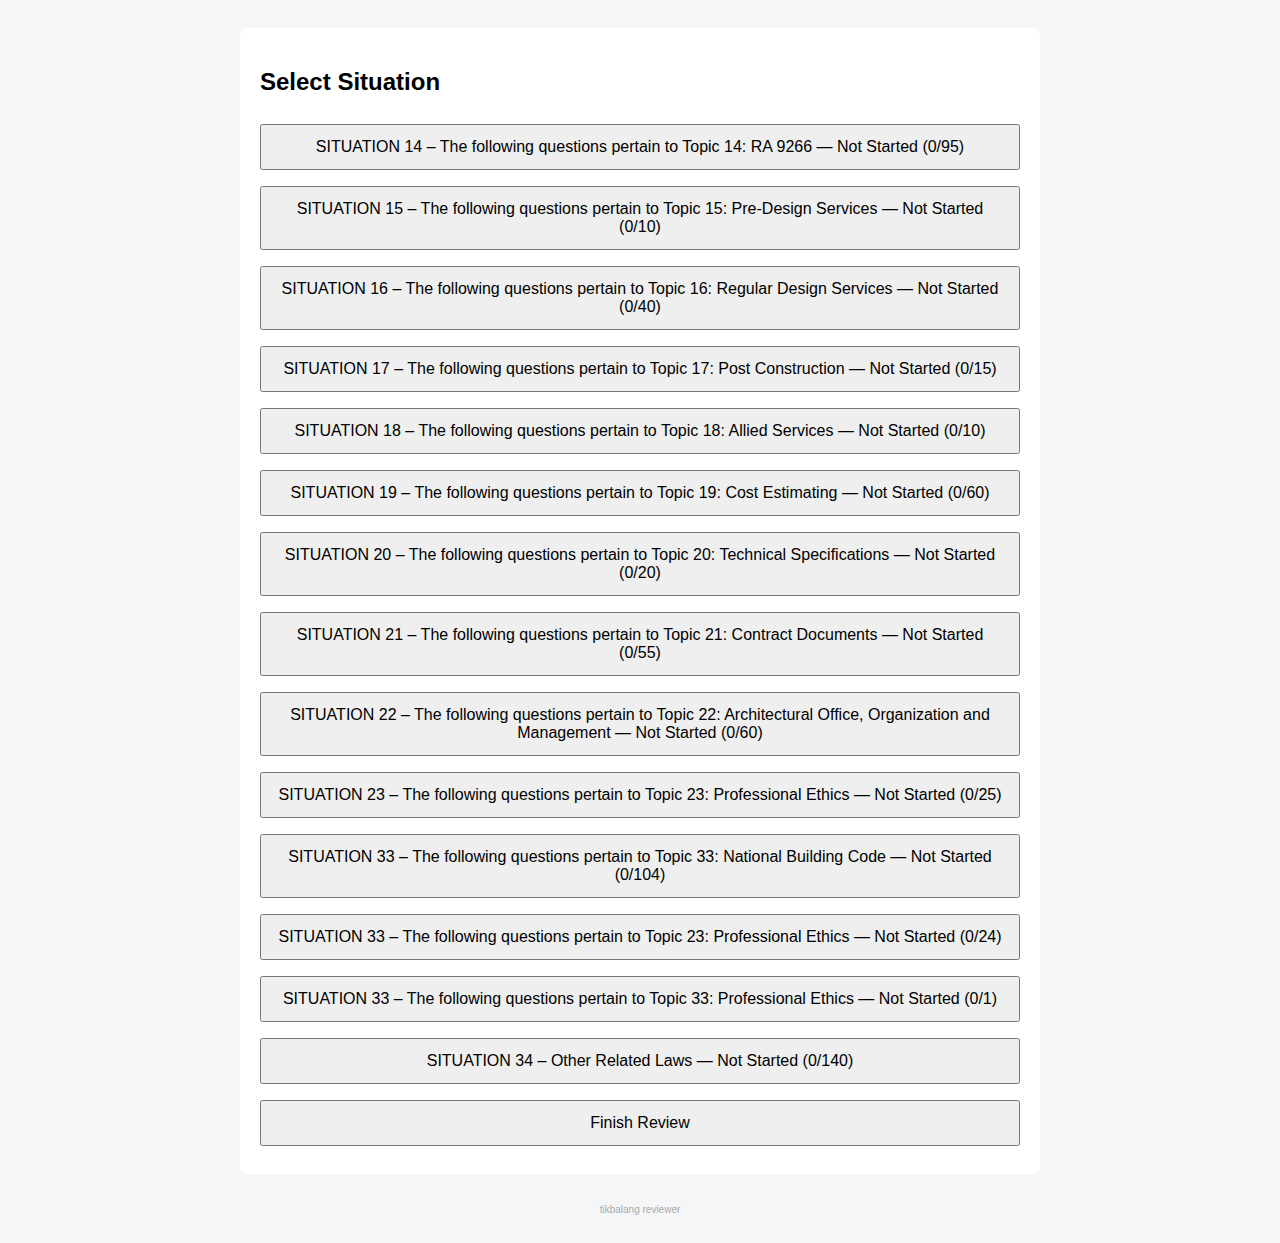
<file: docs/professional/index.html>
<!DOCTYPE html>
<html lang="en">
<head>
<meta charset="UTF-8">
<meta name="viewport" content="width=device-width, initial-scale=1.0">

<title>Professional Practice</title>

<style>
body {
  font-family: Arial, sans-serif;
  background:#f4f6f8;
  padding:20px;
}
.container {
  max-width:760px;
  margin:auto;
  background:#fff;
  padding:20px;
  border-radius:8px;
}
button {
  width:100%;
  padding:12px;
  margin:8px 0;
  font-size:16px;
  cursor:pointer;
}
.correct { background:#4CAF50; color:#fff; }
.wrong { background:#F44336; color:#fff; }
#figure { max-width:100%; margin-top:10px; display:none; }
#nextBtn { display:none; }
.watermark {
  text-align:center;
  font-size:10px;
  color:#aaa;
  margin-top:30px;
}
</style>
</head>

<body>

<!-- HUB -->
<div class="container" id="situationMenu">
  <h2>Select Situation</h2>
  <div id="situationList"></div>
  <button onclick="showFinalSummary()">Finish Review</button>
</div>

<!-- QUIZ -->
<div class="container" id="quiz" style="display:none;">
  <button onclick="showSituationMenu()">⬅ Back</button>
  <h3 id="situation"></h3>
  <p id="question"></p>
  <img id="figure">
  <div id="choices"></div>
  <button id="nextBtn" onclick="nextQuestion()">Next</button>
  <p id="progress"></p>
</div>

<!-- SITUATION COMPLETE -->
<div class="container" id="situationComplete" style="display:none;">
  <h2 id="completeTitle"></h2>
  <p id="completeScore"></p>

  <button onclick="restartSituation()" style="background:#ff9800;color:#fff;">
    Restart This Situation
  </button>

  <button onclick="showSituationMenu()">Back to Hub</button>
</div>

<!-- FINAL SUMMARY -->
<div class="container" id="summary" style="display:none;">
  <h2>Final Summary</h2>
  <div id="summaryList"></div>
  <hr>
  <p id="totalScore"></p>
  <button onclick="resetAll()">Restart Everything</button>
</div>

<div class="watermark">tikbalang reviewer</div>

<script>
/* =========================
   QUESTIONS
   ========================= */
const questions = [
 {
  situation: "SITUATION 14 – The following questions pertain to Topic 14: RA 9266",
  question: "When the suspension of construction exceeds a period of ____ months, the fee for the remaining works shall be doubled.",
  choices: ["1", "3", "6", "12"],
  correct: "6"
},
{
  situation: "SITUATION 14 – The following questions pertain to Topic 14: RA 9266",
  question: "An architect registered and licensed under R.A. No. 9266, who is directly and professionally responsible for the total design of the project for the client and who shall assume civil liability for the plans, specifications, and contract documents he/she has signed and sealed is the:",
  choices: [
    "Architect in charge of construction",
    "Local counterpart",
    "Foreign consultant",
    "Architect of record"
  ],
  correct: "Architect of record"
},
{
  situation: "SITUATION 14 – The following questions pertain to Topic 14: RA 9266",
  question: "The architect whose sign and seal appears on the contract documents is the:",
  choices: [
    "Architect in charge of construction",
    "Local counterpart",
    "Foreign consultant",
    "Architect of record"
  ],
  correct: "Architect of record"
},
{
  situation: "SITUATION 14 – The following questions pertain to Topic 14: RA 9266",
  question: "An architect registered and licensed under R.A. No. 9266, who is directly and professionally responsible and liable for the construction supervision of the project is the:",
  choices: [
    "Architect in charge of construction",
    "Local counterpart",
    "Foreign consultant",
    "Architect of record"
  ],
  correct: "Architect of record"
},
{
  situation: "SITUATION 14 – The following questions pertain to Topic 14: RA 9266",
  question: "He shall assume civil liabilities for the plans, specifications, and contract documents.",
  choices: [
    "Architect of Record",
    "Architect in Charge of Construction",
    "Consulting Architect",
    "Architect"
  ],
  correct: "Architect of Record"
},
{
  situation: "SITUATION 14 – The following questions pertain to Topic 14: RA 9266",
  question: "What is the UAP-IAPOA SPP document that deals with architects’ allied services?",
  choices: ["204", "205", "202", "203"],
  correct: "205"
},
{
  situation: "SITUATION 14 – The following questions pertain to Topic 14: RA 9266",
  question: "What is the specific provision of RA 9266 stating that architectural interiors is one of the subjects for the licensure examination of architects (LEA)?",
  choices: [
    "Section 13 (3)",
    "Section 14 (4)",
    "Section 13 (4)",
    "Section 14 (3)"
  ],
  correct: "Section 13 (3)"
},
{
  situation: "SITUATION 14 – The following questions pertain to Topic 14: RA 9266",
  question: "What is the specific provision of RA 9266 stating that architectural interiors is one of the scopes of the practice of architecture?",
  choices: [
    "Section 4 (3)(g)",
    "Section 3 (4)(h)",
    "Section 4 (4)(g)",
    "Section 3 (4)(g)"
  ],
  correct: "Section 4 (3)(g)"
},
{
  situation: "SITUATION 14 – The following questions pertain to Topic 14: RA 9266",
  question: "What is the provision of RA 9266 that states structural design is one of the subjects in LEA?",
  choices: [
    "Section 13 (2)",
    "Section 14 (3)",
    "Section 13 (4)",
    "Section 14 (2)"
  ],
  correct: "Section 13 (2)"
},
{
  situation: "SITUATION 14 – The following questions pertain to Topic 14: RA 9266",
  question: "What does NOT apply to structural conceptualization regarding structural elements as defined in RA 9266?",
  choices: ["Strength", "Arrangement", "Type", "Proportion"],
  correct: "Strength"
},
{
  situation: "SITUATION 14 – The following questions pertain to Topic 14: RA 9266",
  question: "Membership in the Integrated and Accredited Professional Organization (IAPO) of architects is:",
  choices: [
    "Optional",
    "Voluntary",
    "Automatic upon registration",
    "Subject to approval"
  ],
  correct: "Automatic upon registration"
},
{
  situation: "SITUATION 14 – The following questions pertain to Topic 14: RA 9266",
  question: "Which organization is the Integrated and Accredited Professional Organization (IAPO) of architects?",
  choices: [
    "PRC",
    "DPWH",
    "United Architects of the Philippines (UAP)",
    "Philippine Institute of Architects"
  ],
  correct: "United Architects of the Philippines (UAP)"
},
{
  situation: "SITUATION 14 – The following questions pertain to Topic 14: RA 9266",
  question: "What government agency regulates the practice of architecture in the Philippines?",
  choices: [
    "Department of Trade and Industry",
    "Professional Regulation Commission (PRC)",
    "Civil Service Commission",
    "Department of Labor and Employment"
  ],
  correct: "Professional Regulation Commission (PRC)"
},
{
  situation: "SITUATION 14 – The following questions pertain to Topic 14: RA 9266",
  question: "Who appoints the members of the Board of Architecture?",
  choices: [
    "PRC Chairperson",
    "UAP National Board",
    "President of the Philippines",
    "Secretary of DPWH"
  ],
  correct: "President of the Philippines"
},
{
  situation: "SITUATION 14 – The following questions pertain to Topic 14: RA 9266",
  question: "How many members compose the Board of Architecture?",
  choices: ["3", "5", "7", "9"],
  correct: "5"
},
{
  situation: "SITUATION 14 – The following questions pertain to Topic 14: RA 9266",
  question: "What is the term of office of a member of the Board of Architecture?",
  choices: ["2 years", "3 years", "4 years", "5 years"],
  correct: "4 years"
},
{
  situation: "SITUATION 14 – The following questions pertain to Topic 14: RA 9266",
  question: "What is the minimum age requirement for a member of the Board of Architecture?",
  choices: ["30 years old", "35 years old", "40 years old", "45 years old"],
  correct: "35 years old"
},
{
  situation: "SITUATION 14 – The following questions pertain to Topic 14: RA 9266",
  question: "A member of the Board of Architecture must have been practicing architecture for at least:",
  choices: ["5 years", "7 years", "10 years", "15 years"],
  correct: "10 years"
},
{
  situation: "SITUATION 14 – The following questions pertain to Topic 14: RA 9266",
  question: "Which of the following constitutes illegal practice of architecture?",
  choices: [
    "Signing plans by a licensed architect",
    "Construction supervision by a licensed architect",
    "Signing architectural plans by a non-architect",
    "Consulting services"
  ],
  correct: "Signing architectural plans by a non-architect"
},
{
  situation: "SITUATION 14 – The following questions pertain to Topic 14: RA 9266",
  question: "What is the maximum penalty of imprisonment for violations of RA 9266?",
  choices: ["1 year", "3 years", "5 years", "10 years"],
  correct: "5 years"
},
{
  situation: "SITUATION 14 – The following questions pertain to Topic 14: RA 9266",
  question: "The Professional Identification Card (PIC) of an architect shall be renewed every:",
  choices: ["1 year", "2 years", "3 years", "5 years"],
  correct: "3 years"
},
{
  situation: "SITUATION 14 – The following questions pertain to Topic 14: RA 9266",
  question: "Which of the following is required for the renewal of the Professional Identification Card of an architect?",
  choices: [
    "Building permit",
    "Updated PTR only",
    "Continuing Professional Development (CPD) units",
    "Design portfolio"
  ],
  correct: "Continuing Professional Development (CPD) units"
},
{
  situation: "SITUATION 14 – The following questions pertain to Topic 14: RA 9266",
  question: "Failure to renew the Professional Identification Card within the prescribed period shall result in:",
  choices: [
    "Revocation of license",
    "Payment of surcharge or penalty",
    "Automatic suspension",
    "Permanent disqualification"
  ],
  correct: "Payment of surcharge or penalty"
},
{
  situation: "SITUATION 14 – The following questions pertain to Topic 14: RA 9266",
  question: "Who keeps the official roster of registered and licensed architects?",
  choices: [
    "United Architects of the Philippines",
    "Department of Labor and Employment",
    "Professional Regulation Commission (PRC)",
    "Civil Service Commission"
  ],
  correct: "Professional Regulation Commission (PRC)"
},
{
  situation: "SITUATION 14 – The following questions pertain to Topic 14: RA 9266",
  question: "The seal of an architect shall be surrendered or destroyed upon:",
  choices: [
    "Expiration of PIC",
    "Retirement from practice",
    "Revocation of certificate of registration",
    "Non-payment of dues"
  ],
  correct: "Revocation of certificate of registration"
},
{
  situation: "SITUATION 14 – The following questions pertain to Topic 14: RA 9266",
  question: "Which of the following is NOT a power of the Board of Architecture?",
  choices: [
    "Issue, suspend, or revoke certificates",
    "Promulgate rules and regulations",
    "Administer oaths",
    "Approve building permits"
  ],
  correct: "Approve building permits"
},
{
  situation: "SITUATION 14 – The following questions pertain to Topic 14: RA 9266",
  question: "Which government office issues the Certificate of Registration to architects?",
  choices: [
    "UAP",
    "Department of Labor and Employment",
    "Professional Regulation Commission (PRC)",
    "Department of Public Works and Highways"
  ],
  correct: "Professional Regulation Commission (PRC)"
},
{
  situation: "SITUATION 14 – The following questions pertain to Topic 14: RA 9266",
  question: "An architect shall affix his/her signature and seal on:",
  choices: [
    "Structural plans only",
    "Electrical plans only",
    "Architectural plans and contract documents",
    "Shop drawings"
  ],
  correct: "Architectural plans and contract documents"
},
{
  situation: "SITUATION 14 – The following questions pertain to Topic 14: RA 9266",
  question: "An architect who allows the use of his/her seal by another person commits:",
  choices: [
    "Simple negligence",
    "Illegal practice of architecture",
    "Contractual breach",
    "Professional courtesy"
  ],
  correct: "Illegal practice of architecture"
},
{
  situation: "SITUATION 14 – The following questions pertain to Topic 14: RA 9266",
  question: "The act of signing and sealing architectural documents not prepared by the architect is:",
  choices: [
    "Allowed",
    "Professional courtesy",
    "Prohibited under RA 9266",
    "Recommended"
  ],
  correct: "Prohibited under RA 9266"
},
{
  situation: "SITUATION 14 – The following questions pertain to Topic 14: RA 9266",
  question: "An architect may be disciplined for which of the following acts?",
  choices: [
    "Late project completion",
    "Immoral or dishonorable conduct",
    "Design preference",
    "High professional fees"
  ],
  correct: "Immoral or dishonorable conduct"
},
{
  situation: "SITUATION 14 – The following questions pertain to Topic 14: RA 9266",
  question: "An architect who violates any provision of RA 9266 may be subjected to:",
  choices: [
    "Administrative liability only",
    "Civil liability only",
    "Civil, criminal, and administrative liability",
    "Ethical sanction only"
  ],
  correct: "Civil, criminal, and administrative liability"
},
{
  situation: "SITUATION 14 – The following questions pertain to Topic 14: RA 9266",
  question: "Who may file a complaint against an architect for violations of RA 9266?",
  choices: [
    "Architect only",
    "Client only",
    "Any person or government agency",
    "UAP officers only"
  ],
  correct: "Any person or government agency"
},
{
  situation: "SITUATION 14 – The following questions pertain to Topic 14: RA 9266",
  question: "The Board of Architecture may reinstate a revoked or suspended certificate when:",
  choices: [
    "Five years have passed",
    "UAP recommends",
    "Grounds for revocation or suspension no longer exist",
    "The architect requests"
  ],
  correct: "Grounds for revocation or suspension no longer exist"
},
{
  situation: "SITUATION 14 – The following questions pertain to Topic 14: RA 9266",
  question: "The primary purpose of RA 9266 is to:",
  choices: [
    "Promote architectural styles",
    "Protect architects",
    "Safeguard public health, safety, and welfare",
    "Regulate contractors"
  ],
  correct: "Safeguard public health, safety, and welfare"
},
{
  situation: "SITUATION 14 – The following questions pertain to Topic 14: RA 9266",
  question: "An architect shall not permit the use of his/her name or seal on architectural documents not prepared by him/her. This refers to:",
  choices: [
    "Professional courtesy",
    "Solicitation",
    "Signing and sealing violation",
    "Competition"
  ],
  correct: "Signing and sealing violation"
},
{
  situation: "SITUATION 14 – The following questions pertain to Topic 14: RA 9266",
  question: "Who has the authority to suspend or revoke an architect’s certificate of registration?",
  choices: [
    "United Architects of the Philippines",
    "Department of Labor and Employment",
    "Professional Regulation Commission upon recommendation of the Board",
    "Department of Public Works and Highways"
  ],
  correct: "Professional Regulation Commission upon recommendation of the Board"
},
{
  situation: "SITUATION 14 – The following questions pertain to Topic 14: RA 9266",
  question: "The Architect’s Code of Ethical Conduct forms part of the:",
  choices: [
    "Civil Code",
    "Revised Penal Code",
    "Implementing Rules and Regulations (IRR) of RA 9266",
    "National Building Code"
  ],
  correct: "Implementing Rules and Regulations (IRR) of RA 9266"
},
{
  situation: "SITUATION 14 – The following questions pertain to Topic 14: RA 9266",
  question: "What type of liability may an architect incur for errors in plans and specifications?",
  choices: [
    "Moral liability only",
    "Administrative liability only",
    "Civil liability",
    "Political liability"
  ],
  correct: "Civil liability"
},
{
  situation: "SITUATION 14 – The following questions pertain to Topic 14: RA 9266",
  question: "The practice of architecture without a valid license is punishable by:",
  choices: [
    "Warning only",
    "Fine only",
    "Fine and/or imprisonment",
    "Suspension only"
  ],
  correct: "Fine and/or imprisonment"
},
{
  situation: "SITUATION 14 – The following questions pertain to Topic 14: RA 9266",
  question: "An architect whose Professional Identification Card has expired is:",
  choices: [
    "Allowed to practice indefinitely",
    "Allowed to practice with limitations",
    "Not allowed to practice until renewed",
    "Allowed to practice under supervision"
  ],
  correct: "Not allowed to practice until renewed"
},
{
  situation: "SITUATION 14 – The following questions pertain to Topic 14: RA 9266",
  question: "Disciplinary action against architects for violations of RA 9266 may include:",
  choices: [
    "Reprimand only",
    "Suspension only",
    "Suspension or revocation of license",
    "Community service"
  ],
  correct: "Suspension or revocation of license"
},
{
  situation: "SITUATION 14 – The following questions pertain to Topic 14: RA 9266",
  question: "Who promulgates the rules and regulations necessary to carry out the provisions of RA 9266?",
  choices: [
    "United Architects of the Philippines",
    "Department of Public Works and Highways",
    "Professional Regulation Commission and the Board of Architecture",
    "Congress of the Philippines"
  ],
  correct: "Professional Regulation Commission and the Board of Architecture"
},
{
  situation: "SITUATION 14 – The following questions pertain to Topic 14: RA 9266",
  question: "Who keeps the official roster of registered and licensed architects?",
  choices: [
    "United Architects of the Philippines",
    "Department of Labor and Employment",
    "Professional Regulation Commission (PRC)",
    "Civil Service Commission"
  ],
  correct: "Professional Regulation Commission (PRC)"
},
{
  situation: "SITUATION 14 – The following questions pertain to Topic 14: RA 9266",
  question: "The Professional Identification Card (PIC) of an architect contains all EXCEPT:",
  choices: [
    "Registration number",
    "Date of issuance",
    "Date of expiration",
    "Professional tax receipt number"
  ],
  correct: "Professional tax receipt number"
},
{
  situation: "SITUATION 14 – The following questions pertain to Topic 14: RA 9266",
  question: "An architect shall not accept compensation from more than one party for the same project unless:",
  choices: [
    "It is common practice",
    "The amount is minimal",
    "All parties concerned are fully informed and agree",
    "Approved by UAP"
  ],
  correct: "All parties concerned are fully informed and agree"
},
{
  situation: "SITUATION 14 – The following questions pertain to Topic 14: RA 9266",
  question: "An architect who signs and seals documents not prepared by him/her commits:",
  choices: [
    "Negligence",
    "Malpractice",
    "Illegal practice of architecture",
    "Ethical promotion"
  ],
  correct: "Illegal practice of architecture"
},
{
  situation: "SITUATION 14 – The following questions pertain to Topic 14: RA 9266",
  question: "The professional seal of an architect shall be used only by the:",
  choices: [
    "Contractor",
    "Client",
    "Architect to whom it is issued",
    "Project manager"
  ],
  correct: "Architect to whom it is issued"
},
{
  situation: "SITUATION 14 – The following questions pertain to Topic 14: RA 9266",
  question: "Who has the authority to investigate violations of RA 9266?",
  choices: [
    "United Architects of the Philippines",
    "Department of Justice",
    "Board of Architecture / PRC",
    "Local government units"
  ],
  correct: "Board of Architecture / PRC"
},
{
  situation: "SITUATION 14 – The following questions pertain to Topic 14: RA 9266",
  question: "The Board of Architecture may recommend suspension or revocation of license to the:",
  choices: [
    "UAP National Board",
    "DPWH",
    "Professional Regulation Commission",
    "Civil Service Commission"
  ],
  correct: "Professional Regulation Commission"
},
{
  situation: "SITUATION 14 – The following questions pertain to Topic 14: RA 9266",
  question: "Which best describes the primary purpose of RA 9266?",
  choices: [
    "To protect architects",
    "To regulate contractors",
    "To safeguard life, health, property, and public welfare",
    "To standardize construction costs"
  ],
  correct: "To safeguard life, health, property, and public welfare"
},
{
  situation: "SITUATION 14 – The following questions pertain to Topic 14: RA 9266",
  question: "An architect may sign and seal architectural documents only if he/she is:",
  choices: [
    "A UAP member",
    "Registered and licensed with a valid PIC",
    "Employed by a contractor",
    "Accredited by the LGU"
  ],
  correct: "Registered and licensed with a valid PIC"
},
{
  situation: "SITUATION 14 – The following questions pertain to Topic 14: RA 9266",
  question: "The Certificate of Registration of an architect is issued after:",
  choices: [
    "Graduation from architecture school",
    "Completion of apprenticeship",
    "Passing the Architect Licensure Examination",
    "Membership in UAP"
  ],
  correct: "Passing the Architect Licensure Examination"
},
{
  situation: "SITUATION 14 – The following questions pertain to Topic 14: RA 9266",
  question: "Who issues the Professional Identification Card (PIC) of architects?",
  choices: [
    "United Architects of the Philippines",
    "Board of Architecture",
    "Professional Regulation Commission (PRC)",
    "Department of Labor and Employment"
  ],
  correct: "Professional Regulation Commission (PRC)"
},
{
  situation: "SITUATION 14 – The following questions pertain to Topic 14: RA 9266",
  question: "The seal of an architect shall contain all EXCEPT:",
  choices: [
    "Name of the architect",
    "Registration number",
    "Name of employer",
    "Title “Architect”"
  ],
  correct: "Name of employer"
},
{
  situation: "SITUATION 14 – The following questions pertain to Topic 14: RA 9266",
  question: "An architect who fails to comply with CPD requirements may be:",
  choices: [
    "Permanently disqualified",
    "Imprisoned",
    "Denied renewal of PIC",
    "Automatically suspended"
  ],
  correct: "Denied renewal of PIC"
},
{
  situation: "SITUATION 14 – The following questions pertain to Topic 14: RA 9266",
  question: "Which of the following is considered professional misconduct?",
  choices: [
    "Charging professional fees",
    "Lending one’s professional seal",
    "Advertising services",
    "Preparing architectural plans"
  ],
  correct: "Lending one’s professional seal"
},
{
  situation: "SITUATION 14 – The following questions pertain to Topic 14: RA 9266",
  question: "An architect shall not compete with another architect by means of:",
  choices: [
    "Quality of service",
    "Experience",
    "Underbidding and unfair competition",
    "Professional competence"
  ],
  correct: "Underbidding and unfair competition"
},
{
  situation: "SITUATION 14 – The following questions pertain to Topic 14: RA 9266",
  question: "Which document establishes the professional relationship between the architect and the client?",
  choices: [
    "Building permit",
    "Architect–Client Agreement",
    "Bill of quantities",
    "Design brief"
  ],
  correct: "Architect–Client Agreement"
},
{
  situation: "SITUATION 14 – The following questions pertain to Topic 14: RA 9266",
  question: "The Architect’s Code of Ethical Conduct primarily aims to:",
  choices: [
    "Increase professional fees",
    "Promote competition",
    "Maintain professional integrity and dignity",
    "Regulate construction methods"
  ],
  correct: "Maintain professional integrity and dignity"
},
{
  situation: "SITUATION 14 – The following questions pertain to Topic 14: RA 9266",
  question: "An architect shall not knowingly assist in the illegal practice of architecture by:",
  choices: [
    "Clients",
    "Non-architects",
    "Engineers",
    "Contractors"
  ],
  correct: "Non-architects"
},
{
  situation: "SITUATION 14 – The following questions pertain to Topic 14: RA 9266",
  question: "The Board of Architecture may reinstate a revoked or suspended certificate of registration when:",
  choices: [
    "The architect requests it",
    "UAP recommends",
    "Grounds for revocation or suspension no longer exist",
    "Five years have passed"
  ],
  correct: "Grounds for revocation or suspension no longer exist"
},
{
  situation: "SITUATION 14 – The following questions pertain to Topic 14: RA 9266",
  question: "The Architect’s Code of Ethical Conduct is binding upon:",
  choices: [
    "UAP members only",
    "Government architects only",
    "All registered and licensed architects",
    "Private practitioners only"
  ],
  correct: "All registered and licensed architects"
},
{
  situation: "SITUATION 14 – The following questions pertain to Topic 14: RA 9266",
  question: "An architect may refuse to provide professional services when:",
  choices: [
    "Client is demanding",
    "Fees are high",
    "Services required are illegal or unethical",
    "Project is delayed"
  ],
  correct: "Services required are illegal or unethical"
},
{
  situation: "SITUATION 14 – The following questions pertain to Topic 14: RA 9266",
  question: "Which statement best describes professional independence?",
  choices: [
    "Dependence on contractors",
    "Dependence on suppliers",
    "Freedom from improper influence",
    "Working without clients"
  ],
  correct: "Freedom from improper influence"
},
{
  situation: "SITUATION 14 – The following questions pertain to Topic 14: RA 9266",
  question: "The architect’s obligation to the public includes:",
  choices: [
    "Maximizing profit",
    "Speed of delivery",
    "Protection of life, health, and property",
    "Aesthetic preference"
  ],
  correct: "Protection of life, health, and property"
},
{
  situation: "SITUATION 14 – The following questions pertain to Topic 14: RA 9266",
  question: "An architect shall not misrepresent his/her:",
  choices: [
    "Fees",
    "Office location",
    "Professional qualifications or experience",
    "Project timeline"
  ],
  correct: "Professional qualifications or experience"
},
{
  situation: "SITUATION 14 – The following questions pertain to Topic 14: RA 9266",
  question: "An architect who knowingly makes false statements in professional documents commits:",
  choices: [
    "Simple error",
    "Professional misconduct",
    "Clerical mistake",
    "Ethical promotion"
  ],
  correct: "Professional misconduct"
},
{
  situation: "SITUATION 14 – The following questions pertain to Topic 14: RA 9266",
  question: "The professional responsibility of an architect covers which phase(s) of the project?",
  choices: [
    "Design phase only",
    "Construction phase only",
    "All phases of architectural services",
    "Post-construction only"
  ],
  correct: "All phases of architectural services"
},
{
  situation: "SITUATION 14 – The following questions pertain to Topic 14: RA 9266",
  question: "An architect shall not knowingly associate with persons or firms engaged in:",
  choices: [
    "Engineering practice",
    "Real estate development",
    "Illegal or unethical practice",
    "Construction management"
  ],
  correct: "Illegal or unethical practice"
},
{
  situation: "SITUATION 14 – The following questions pertain to Topic 14: RA 9266",
  question: "The Board of Architecture may require the submission of documents for investigation through:",
  choices: [
    "Subpoena duces tecum",
    "Authority of the PRC",
    "Court order only",
    "UAP request"
  ],
  correct: "Authority of the PRC"
},
{
  situation: "SITUATION 14 – The following questions pertain to Topic 14: RA 9266",
  question: "An architect shall avoid professional relationships that may compromise his/her:",
  choices: [
    "Creativity",
    "Profitability",
    "Professional judgment",
    "Marketability"
  ],
  correct: "Professional judgment"
},
{
  situation: "SITUATION 14 – The following questions pertain to Topic 14: RA 9266",
  question: "Which best describes “professional accountability”?",
  choices: [
    "Freedom from liability",
    "Optional responsibility",
    "Responsibility for professional acts and omissions",
    "Delegation of blame"
  ],
  correct: "Responsibility for professional acts and omissions"
},
{
  situation: "SITUATION 14 – The following questions pertain to Topic 14: RA 9266",
  question: "An architect shall not sign or seal drawings prepared by others unless they are:",
  choices: [
    "Approved by the client",
    "Prepared by a contractor",
    "Prepared under his/her direct supervision and control",
    "Reviewed by UAP"
  ],
  correct: "Prepared under his/her direct supervision and control"
},
{
  situation: "SITUATION 14 – The following questions pertain to Topic 14: RA 9266",
  question: "The architect’s seal and signature indicate:",
  choices: [
    "Ownership of the building",
    "Approval of the contractor",
    "Professional responsibility and liability",
    "Completion of construction"
  ],
  correct: "Professional responsibility and liability"
},
{
  situation: "SITUATION 14 – The following questions pertain to Topic 14: RA 9266",
  question: "An architect who violates client confidentiality without consent is guilty of:",
  choices: [
    "Honest mistake",
    "Unethical conduct",
    "Professional courtesy",
    "Client request"
  ],
  correct: "Unethical conduct"
},
{
  situation: "SITUATION 14 – The following questions pertain to Topic 14: RA 9266",
  question: "An architect may disclose confidential information when:",
  choices: [
    "Client refuses payment",
    "UAP requests",
    "Required by law or court order",
    "Project is delayed"
  ],
  correct: "Required by law or court order"
},
{
  situation: "SITUATION 14 – The following questions pertain to Topic 14: RA 9266",
  question: "The Board of Architecture exercises administrative supervision over:",
  choices: [
    "Architecture schools",
    "Construction firms",
    "Registered and licensed architects",
    "Local government units"
  ],
  correct: "Registered and licensed architects"
},
{
  situation: "SITUATION 14 – The following questions pertain to Topic 14: RA 9266",
  question: "The architect’s obligation to colleagues requires:",
  choices: [
    "Competition",
    "Fee undercutting",
    "Fair and professional conduct",
    "Client solicitation"
  ],
  correct: "Fair and professional conduct"
},
{
  situation: "SITUATION 14 – The following questions pertain to Topic 14: RA 9266",
  question: "Which of the following is a prohibited act for architects?",
  choices: [
    "Providing consultancy",
    "Preparing feasibility studies",
    "Lending professional seal",
    "Supervising construction"
  ],
  correct: "Lending professional seal"
},
{
  situation: "SITUATION 14 – The following questions pertain to Topic 14: RA 9266",
  question: "An architect shall not claim credit for work done by:",
  choices: [
    "Himself/herself",
    "His/her firm",
    "Others without proper acknowledgment",
    "Subordinates"
  ],
  correct: "Others without proper acknowledgment"
},
{
  situation: "SITUATION 14 – The following questions pertain to Topic 14: RA 9266",
  question: "The purpose of professional discipline under RA 9266 is to:",
  choices: [
    "Punish architects",
    "Increase fees",
    "Protect the public and uphold professional standards",
    "Promote competition"
  ],
  correct: "Protect the public and uphold professional standards"
},
{
  situation: "SITUATION 14 – The following questions pertain to Topic 14: RA 9266",
  question: "An architect shall render professional services only when he/she has:",
  choices: [
    "Adequate office staff",
    "Sufficient financial resources",
    "Adequate professional competence",
    "A written contract"
  ],
  correct: "Adequate professional competence"
},
{
  situation: "SITUATION 14 – The following questions pertain to Topic 14: RA 9266",
  question: "An architect may accept a commission from a supplier only if it is:",
  choices: [
    "Undisclosed",
    "Minimal",
    "Fully disclosed and consented to by the client",
    "Approved by UAP"
  ],
  correct: "Fully disclosed and consented to by the client"
},
{
  situation: "SITUATION 14 – The following questions pertain to Topic 14: RA 9266",
  question: "The Board of Architecture has jurisdiction over:",
  choices: [
    "Architecture students",
    "Contractors",
    "Registered and licensed architects",
    "Architecture firms"
  ],
  correct: "Registered and licensed architects"
},
{
  situation: "SITUATION 14 – The following questions pertain to Topic 14: RA 9266",
  question: "The professional seal of an architect shall not be affixed on:",
  choices: [
    "Architectural drawings",
    "Contract documents",
    "Documents not prepared or supervised by the architect",
    "Bidding documents"
  ],
  correct: "Documents not prepared or supervised by the architect"
},
{
  situation: "SITUATION 14 – The following questions pertain to Topic 14: RA 9266",
  question: "An architect who refuses to comply with a lawful order of the Board commits:",
  choices: [
    "Minor infraction",
    "Ethical lapse",
    "Contempt or disciplinary violation",
    "Civil negligence"
  ],
  correct: "Contempt or disciplinary violation"
},
{
  situation: "SITUATION 14 – The following questions pertain to Topic 14: RA 9266",
  question: "An architect may advertise professional services provided that the advertisement is:",
  choices: [
    "Comparative",
    "Aggressive",
    "Truthful, modest, and dignified",
    "Competitive"
  ],
  correct: "Truthful, modest, and dignified"
},
{
  situation: "SITUATION 14 – The following questions pertain to Topic 14: RA 9266",
  question: "An architect’s liability for damages due to professional negligence is:",
  choices: [
    "Waived by contract",
    "Optional",
    "Personal and professional",
    "Transferred to the client"
  ],
  correct: "Personal and professional"
},
{
  situation: "SITUATION 14 – The following questions pertain to Topic 14: RA 9266",
  question: "Which best defines “professional negligence”?",
  choices: [
    "Intentional wrongdoing",
    "Failure to exercise the degree of care expected of a professional",
    "Criminal act",
    "Design preference"
  ],
  correct: "Failure to exercise the degree of care expected of a professional"
},
{
  situation: "SITUATION 14 – The following questions pertain to Topic 14: RA 9266",
  question: "An architect shall not compete with another architect on the basis of:",
  choices: [
    "Quality",
    "Experience",
    "Fees alone",
    "Reputation"
  ],
  correct: "Fees alone"
},
{
  situation: "SITUATION 14 – The following questions pertain to Topic 14: RA 9266",
  question: "The architect’s seal shall be used only for work within the:",
  choices: [
    "Client’s budget",
    "Firm’s policy",
    "Legal scope of architectural practice",
    "Contractor’s request"
  ],
  correct: "Legal scope of architectural practice"
},
{
  situation: "SITUATION 14 – The following questions pertain to Topic 14: RA 9266",
  question: "An architect who is reinstated after suspension may resume practice:",
  choices: [
    "Immediately without conditions",
    "After UAP approval",
    "Upon compliance with Board/PRC requirements",
    "After one year"
  ],
  correct: "Upon compliance with Board/PRC requirements"
},
{
  situation: "SITUATION 14 – The following questions pertain to Topic 14: RA 9266",
  question: "Which of the following is a duty of an architect to society?",
  choices: [
    "Promote competition",
    "Reduce costs",
    "Protect public safety and welfare",
    "Increase profit"
  ],
  correct: "Protect public safety and welfare"
},
{
  situation: "SITUATION 14 – The following questions pertain to Topic 14: RA 9266",
  question: "The confidentiality of client information shall be maintained:",
  choices: [
    "Until project completion",
    "For five years",
    "Even after termination of services",
    "Until payment"
  ],
  correct: "Even after termination of services"
},
{
  situation: "SITUATION 15 – The following questions pertain to Topic 15: Pre-Design Services",
  question: "This analytical problem-seeking process will lead to the statement and identification of both horizontal and vertical requirements in offering a solution. It incorporates a space program with characterizations of the envisioned spaces such as ambiance, cost range, etc.",
  choices: [
    "Space planning",
    "Architectural research",
    "Space management",
    "Architectural programming"
  ],
  correct: "Architectural programming"
},
{
  situation: "SITUATION 15 – The following questions pertain to Topic 15: Pre-Design Services",
  question: "The Architect determines the adequate size and appropriate configuration and assemblage for a proposed project in consideration of the use, allocation, and interface of spaces for given activities.",
  choices: [
    "Space planning",
    "Architectural research",
    "Space management",
    "Architectural programming"
  ],
  correct: "Space planning"
},
{
  situation: "SITUATION 15 – The following questions pertain to Topic 15: Pre-Design Services",
  question: "The Architect in this area of practice conceives, chooses, and develops the type, disposition, arrangement, and proportioning of the structural elements of an architectural work, giving due consideration to safety, cost-effectiveness, functionality, and aesthetics.",
  choices: [
    "Structural conceptualization",
    "Building testing and commissioning",
    "Building components",
    "Building appraisal"
  ],
  correct: "Structural conceptualization"
},
{
  situation: "SITUATION 15 – The following questions pertain to Topic 15: Pre-Design Services",
  question: "This entails the formulation of site criteria, assistance to the Client in site evaluation as well as analysis to determine the most appropriate site/s for a proposed project or building program.",
  choices: [
    "Site selection and analysis",
    "Site utilization and land use",
    "Site development planning",
    "Site and physical planning services"
  ],
  correct: "Site development planning"
},
{
  situation: "SITUATION 15 – The following questions pertain to Topic 15: Pre-Design Services",
  question: "An analysis of the space requirements of the project based on organizational structure and functional set-up pinpointing linkages and interaction of spaces.",
  choices: [
    "Architectural programming",
    "Space planning",
    "Space management studies",
    "Space allocation"
  ],
  correct: "Architectural programming"
},
{
  situation: "SITUATION 15 – The following questions pertain to Topic 15: Pre-Design Services",
  question: "Best way to approach an architect during Pre-design services.",
  choices: [
    "Text si Louie",
    "Consultation",
    "Formal proposal",
    "Contract signing"
  ],
  correct: "Consultation"
},
{
  situation: "SITUATION 15 – The following questions pertain to Topic 15: Pre-Design Services",
  question: "In this selection process, the Architect explains his methodology in translating the plan and design requirements of the proposed project.",
  choices: [
    "Verification",
    "Pre-qualification",
    "Evaluation and Ranking",
    "Interview"
  ],
  correct: "Evaluation and Ranking"
},
{
  situation: "SITUATION 15 – The following questions pertain to Topic 15: Pre-Design Services",
  question: "Drawing usually done in the early stage of design?",
  choices: [
    "Preliminary sketches",
    "Conceptual design",
    "Design development",
    "Bidding"
  ],
  correct: "Preliminary sketches"
},
{
  situation: "SITUATION 15 – The following questions pertain to Topic 15: Pre-Design Services",
  question: "As an Architect, what must be done in the early stage of engagement with the client?",
  choices: [
    "Explain well the scope of work of an Architect",
    "Prepare the contract",
    "Ask for down payment",
    "Ask for project information"
  ],
  correct: "Explain well the scope of work of an Architect"
},
{
  situation: "SITUATION 15 – The following questions pertain to Topic 15: Pre-Design Services",
  question: "An architect was commissioned by a friend to work on a townhouse project. The architect was specifically asked to prepare feasibility studies and marketing posters for the project. What type of services did the architect render for the project?",
  choices: [
    "Regular design services",
    "Construction services",
    "Pre-design services",
    "Post-construction services"
  ],
  correct: "Pre-design services"
},
{
  situation: "SITUATION 16 – The following questions pertain to Topic 16: Regular Design Services",
  question: "By comparative selection, the client selects the architect by _____.",
  choices: [
    "Pre-qualification",
    "Interview",
    "Evaluation and ranking",
    "Invitation of a company"
  ],
  correct: "Evaluation and ranking"
},
{
  situation: "SITUATION 16 – The following questions pertain to Topic 16: Regular Design Services",
  question: "Any set of design drawings made to articulate a design concept is called _____.",
  choices: [
    "Presentation studies",
    "Preliminary sketches",
    "Presentation drawings",
    "Exhibition drawings"
  ],
  correct: "Preliminary sketches"
},
{
  situation: "SITUATION 16 – The following questions pertain to Topic 16: Regular Design Services",
  question: "What drawings describe the character of the project as to architectural, structural, mechanical, electrical, and other essentials?",
  choices: [
    "Engineering drawings",
    "Schematic design drawings",
    "Contract documents",
    "Shop drawings"
  ],
  correct: "Schematic design drawings"
},
{
  situation: "SITUATION 16 – The following questions pertain to Topic 16: Regular Design Services",
  question: "Who pays the construction supervisor if the owner requires one during construction?",
  choices: [
    "Architect",
    "Owner",
    "Project manager",
    "Contractor"
  ],
  correct: "Owner"
},
{
  situation: "SITUATION 16 – The following questions pertain to Topic 16: Regular Design Services",
  question: "Which method of compensation is flexible and easy to apply relative to size and complexity of the project?",
  choices: [
    "Percentage of construction cost",
    "Lump sum or fixed fee",
    "Multiple of direct personnel expenses",
    "Professional fee plus expenses"
  ],
  correct: "Professional fee plus expenses"
},
{
  situation: "SITUATION 16 – The following questions pertain to Topic 16: Regular Design Services",
  question: "What should a prospective home builder/owner do FIRST before proceeding with a project?",
  choices: [
    "Select the engineer",
    "Select the contractor",
    "Prepare the final budget",
    "Select the architect"
  ],
  correct: "Select the architect"
},
{
  situation: "SITUATION 16 – The following questions pertain to Topic 16: Regular Design Services",
  question: "What should an architect FIRST do when he/she comes across a prospective client?",
  choices: [
    "Submit a design proposal",
    "Prepare preliminary sketches",
    "Explain services and enter into a service agreement",
    "Conduct site inspection"
  ],
  correct: "Explain services and enter into a service agreement"
},
{
  situation: "SITUATION 16 – The following questions pertain to Topic 16: Regular Design Services",
  question: "Which of the following comes FIRST in the regular design services process?",
  choices: [
    "Prepare contract documents",
    "Sign the Architect–Client Agreement",
    "Prepare design development",
    "Submit final plans"
  ],
  correct: "Sign the Architect–Client Agreement"
},
{
  situation: "SITUATION 16 – The following questions pertain to Topic 16: Regular Design Services",
  question: "At what stage is the professional fee of the architect approved by the owner?",
  choices: [
    "After submission of schematic design",
    "Before submission of schematic design",
    "During submission of design development",
    "After construction"
  ],
  correct: "Before submission of schematic design"
},
{
  situation: "SITUATION 16 – The following questions pertain to Topic 16: Regular Design Services",
  question: "At what stage is the probable cost of the project submitted to the owner?",
  choices: [
    "Before signing the service agreement",
    "During the schematic design phase",
    "After design development",
    "During construction"
  ],
  correct: "During the schematic design phase"
},
{
  situation: "SITUATION 16 – The following questions pertain to Topic 16: Regular Design Services",
  question: "What phase follows schematic design in regular design services?",
  choices: [
    "Construction phase",
    "Design development phase",
    "Contract documentation phase",
    "Bidding phase"
  ],
  correct: "Design development phase"
},
{
  situation: "SITUATION 16 – The following questions pertain to Topic 16: Regular Design Services",
  question: "Which phase involves refinement of architectural, structural, electrical, and mechanical systems?",
  choices: [
    "Schematic design",
    "Design development",
    "Contract documentation",
    "Construction"
  ],
  correct: "Design development"
},
{
  situation: "SITUATION 16 – The following questions pertain to Topic 16: Regular Design Services",
  question: "What phase includes the preparation of detailed drawings and specifications for construction?",
  choices: [
    "Schematic design",
    "Design development",
    "Contract documentation",
    "Post-construction"
  ],
  correct: "Contract documentation"
},
{
  situation: "SITUATION 16 – The following questions pertain to Topic 16: Regular Design Services",
  question: "The primary purpose of schematic design is to:",
  choices: [
    "Finalize construction details",
    "Prepare bill of quantities",
    "Establish the general scope, scale, and relationships of spaces",
    "Secure a building permit"
  ],
  correct: "Establish the general scope, scale, and relationships of spaces"
},
{
  situation: "SITUATION 16 – The following questions pertain to Topic 16: Regular Design Services",
  question: "What is the architect’s role during the bidding or negotiation phase?",
  choices: [
    "Select the contractor",
    "Supervise construction",
    "Assist the owner in evaluating bids",
    "Approve payments"
  ],
  correct: "Assist the owner in evaluating bids"
},
{
  situation: "SITUATION 16 – The following questions pertain to Topic 16: Regular Design Services",
  question: "Which document legally defines the scope of services of the architect?",
  choices: [
    "Design brief",
    "Architect–Client Agreement",
    "Building permit",
    "Specifications"
  ],
  correct: "Architect–Client Agreement"
},
{
  situation: "SITUATION 16 – The following questions pertain to Topic 16: Regular Design Services",
  question: "Which phase ensures that the design complies with codes and regulations?",
  choices: [
    "Pre-design",
    "Schematic design",
    "Design development",
    "Post-construction"
  ],
  correct: "Design development"
},
{
  situation: "SITUATION 16 – The following questions pertain to Topic 16: Regular Design Services",
  question: "The architect’s services during construction are collectively referred to as:",
  choices: [
    "Post-design services",
    "Project management",
    "Construction phase services",
    "Design coordination"
  ],
  correct: "Construction phase services"
},
{
  situation: "SITUATION 16 – The following questions pertain to Topic 16: Regular Design Services",
  question: "Which of the following is NOT part of regular design services?",
  choices: [
    "Schematic design",
    "Design development",
    "Contract documentation",
    "Feasibility studies"
  ],
  correct: "Feasibility studies"
},
{
  situation: "SITUATION 16 – The following questions pertain to Topic 16: Regular Design Services",
  question: "The regular design services of an architect generally end upon:",
  choices: [
    "Approval of plans",
    "Award of contract",
    "Completion of construction and turnover",
    "Payment of professional fee"
  ],
  correct: "Completion of construction and turnover"
},
{
  situation: "SITUATION 16 – The following questions pertain to Topic 16: Regular Design Services",
  question: "Which phase of regular design services includes the preparation of outline specifications?",
  choices: [
    "Construction phase",
    "Schematic design phase",
    "Contract documentation phase",
    "Post-construction phase"
  ],
  correct: "Schematic design phase"
},
{
  situation: "SITUATION 16 – The following questions pertain to Topic 16: Regular Design Services",
  question: "During which phase does the architect finalize materials, finishes, and building systems?",
  choices: [
    "Schematic design",
    "Design development",
    "Contract documentation",
    "Construction"
  ],
  correct: "Design development"
},
{
  situation: "SITUATION 16 – The following questions pertain to Topic 16: Regular Design Services",
  question: "Which phase involves coordination with allied professionals to finalize plans?",
  choices: [
    "Schematic design",
    "Design development",
    "Bidding phase",
    "Post-construction"
  ],
  correct: "Design development"
},
{
  situation: "SITUATION 16 – The following questions pertain to Topic 16: Regular Design Services",
  question: "The detailed working drawings and specifications prepared by the architect are collectively called:",
  choices: [
    "Schematic drawings",
    "Design development drawings",
    "Contract documents",
    "Shop drawings"
  ],
  correct: "Contract documents"
},
{
  situation: "SITUATION 16 – The following questions pertain to Topic 16: Regular Design Services",
  question: "Which phase includes assistance to the owner in awarding the construction contract?",
  choices: [
    "Construction phase",
    "Post-construction phase",
    "Bidding or negotiation phase",
    "Design development phase"
  ],
  correct: "Bidding or negotiation phase"
},
{
  situation: "SITUATION 16 – The following questions pertain to Topic 16: Regular Design Services",
  question: "Which phase includes periodic site visits to check general conformance with plans and specifications?",
  choices: [
    "Pre-design phase",
    "Bidding phase",
    "Construction phase",
    "Post-construction phase"
  ],
  correct: "Construction phase"
},
{
  situation: "SITUATION 16 – The following questions pertain to Topic 16: Regular Design Services",
  question: "The architect’s responsibility during construction is to:",
  choices: [
    "Direct the contractor’s workers",
    "Guarantee construction quality",
    "Determine general conformance with contract documents",
    "Approve change orders unilaterally"
  ],
  correct: "Determine general conformance with contract documents"
},
{
  situation: "SITUATION 16 – The following questions pertain to Topic 16: Regular Design Services",
  question: "Who prepares shop drawings for construction?",
  choices: [
    "Architect",
    "Engineer",
    "Contractor",
    "Owner"
  ],
  correct: "Contractor"
},
{
  situation: "SITUATION 16 – The following questions pertain to Topic 16: Regular Design Services",
  question: "The architect reviews shop drawings primarily to:",
  choices: [
    "Redesign the project",
    "Check quantities",
    "Verify conformance with design intent",
    "Approve construction methods"
  ],
  correct: "Verify conformance with design intent"
},
{
  situation: "SITUATION 16 – The following questions pertain to Topic 16: Regular Design Services",
  question: "Which document authorizes the contractor to proceed with construction?",
  choices: [
    "Notice of Award",
    "Notice to Proceed",
    "Building Permit",
    "Construction Contract"
  ],
  correct: "Notice to Proceed"
},
{
  situation: "SITUATION 16 – The following questions pertain to Topic 16: Regular Design Services",
  question: "The architect’s authority during construction is derived from the:",
  choices: [
    "Contractor",
    "Local government unit",
    "Architect–Client Agreement",
    "Building Official"
  ],
  correct: "Architect–Client Agreement"
},
{
  situation: "SITUATION 16 – The following questions pertain to Topic 16: Regular Design Services",
  question: "Which of the following is part of the architect’s post-construction services?",
  choices: [
    "Preparation of contract documents",
    "Site supervision",
    "Post-construction evaluation",
    "Design development"
  ],
  correct: "Post-construction evaluation"
},
{
  situation: "SITUATION 16 – The following questions pertain to Topic 16: Regular Design Services",
  question: "Which document marks the completion of the construction phase?",
  choices: [
    "Building permit",
    "Notice to Proceed",
    "Certificate of Completion",
    "Certificate of Occupancy"
  ],
  correct: "Certificate of Completion"
},
{
  situation: "SITUATION 16 – The following questions pertain to Topic 16: Regular Design Services",
  question: "The architect assists the owner in securing the Certificate of Occupancy during which phase?",
  choices: [
    "Construction phase",
    "Post-construction phase",
    "Design development phase",
    "Bidding phase"
  ],
  correct: "Post-construction phase"
},
{
  situation: "SITUATION 16 – The following questions pertain to Topic 16: Regular Design Services",
  question: "Which of the following is NOT a duty of the architect during construction?",
  choices: [
    "Review shop drawings",
    "Conduct site visits",
    "Control construction means and methods",
    "Issue clarifications"
  ],
  correct: "Control construction means and methods"
},
{
  situation: "SITUATION 16 – The following questions pertain to Topic 16: Regular Design Services",
  question: "The architect’s liability during construction is limited to:",
  choices: [
    "Construction defects",
    "Contractor’s negligence",
    "Professional services rendered",
    "Material failures"
  ],
  correct: "Professional services rendered"
},
{
  situation: "SITUATION 16 – The following questions pertain to Topic 16: Regular Design Services",
  question: "Which phase involves the preparation of record drawings?",
  choices: [
    "Schematic design",
    "Design development",
    "Contract documentation",
    "Post-construction phase"
  ],
  correct: "Post-construction phase"
},
{
  situation: "SITUATION 16 – The following questions pertain to Topic 16: Regular Design Services",
  question: "Record drawings show:",
  choices: [
    "Proposed design only",
    "Contractor see changes",
    "As-built conditions of the project",
    "Conceptual layouts"
  ],
  correct: "As-built conditions of the project"
},
{
  situation: "SITUATION 16 – The following questions pertain to Topic 16: Regular Design Services",
  question: "The architect’s services are considered complete when:",
  choices: [
    "Plans are approved",
    "Contractor is selected",
    "Project is completed and turned over to the owner",
    "Final payment is released"
  ],
  correct: "Project is completed and turned over to the owner"
},
{
  situation: "SITUATION 16 – The following questions pertain to Topic 16: Regular Design Services",
  question: "Regular design services of the architect generally exclude:",
  choices: [
    "Schematic design",
    "Design development",
    "Contract documentation",
    "Project management services"
  ],
  correct: "Project management services"
},
{
  situation: "SITUATION 17 – The following questions pertain to Topic 17: Post Construction",
  question: "What are plans that incorporate the changes made during construction?",
  choices: [
    "Revised plans",
    "Change order plans",
    "Amended plans",
    "As-built plans"
  ],
  correct: "As-built plans"
},
{
  situation: "SITUATION 17 – The following questions pertain to Topic 17: Post Construction",
  question: "As business development manager, the architect shall _____.",
  choices: [
    "Bill tenants for rentals and utilities",
    "Determine effectiveness of various building systems",
    "Evaluate initial design program versus actual use of facility",
    "Innovate schemes to attain maximum building occupancy"
  ],
  correct: "Innovate schemes to attain maximum building occupancy"
},
{
  situation: "SITUATION 17 – The following questions pertain to Topic 17: Post Construction",
  question: "What is the method of compensation when there is a continuity of a relationship on a series of projects?",
  choices: [
    "Professional fee plus expenses",
    "Lump sum or fixed fee",
    "Multiple direct personnel expenses",
    "Percentage of construction cost"
  ],
  correct: "Percentage of construction cost"
},
{
  situation: "SITUATION 17 – The following questions pertain to Topic 17: Post Construction",
  question: "Whose technical control shall a full-time construction inspector be when engaged by the owner?",
  choices: [
    "Contractor",
    "Construction Manager",
    "Architect",
    "Owner"
  ],
  correct: "Architect"
},
{
  situation: "SITUATION 17 – The following questions pertain to Topic 17: Post Construction",
  question: "What do you call the architect after construction?",
  choices: [
    "Resident architect",
    "Construction manager",
    "Executive architect",
    "Consulting architect"
  ],
  correct: "Consulting architect"
},
{
  situation: "SITUATION 17 – The following questions pertain to Topic 17: Post Construction",
  question: "The architect may be engaged as the _____ of a commercial, industrial, residential or institutional building, facility or complex to maximize the lifespan of the building/s in order to produce the maximum economic return.",
  choices: [
    "Building administrator / property manager",
    "Project architect",
    "Site engineer",
    "Facility engineer"
  ],
  correct: "Facility engineer"
},
{
  situation: "SITUATION 17 – The following questions pertain to Topic 17: Post Construction",
  question: "Type of compensation for building administrator.",
  choices: [
    "Percentage of gross rentals, maintenance and security fees and/or monthly salary/fee",
    "Flat salary",
    "Profit-sharing",
    "Hourly rate"
  ],
  correct: "Percentage of gross rentals, maintenance and security fees and/or monthly salary/fee"
},
{
  situation: "SITUATION 17 – The following questions pertain to Topic 17: Post Construction",
  question: "Role of architect after being hired by the owner in post-construction.",
  choices: [
    "Manager",
    "Construction worker",
    "Structural engineer",
    "Design consultant"
  ],
  correct: "Design consultant"
},
{
  situation: "SITUATION 17 – The following questions pertain to Topic 17: Post Construction",
  question: "After the hospital project construction, who is best for the client to hire in building maintenance?",
  choices: [
    "Architect specialized in machinery",
    "Architect with track record in building and equipment maintenance",
    "Ground administrator with experience in maintenance",
    "None of the above"
  ],
  correct: "Architect with track record in building and equipment maintenance"
},
{
  situation: "SITUATION 17 – The following questions pertain to Topic 17: Post Construction",
  question: "What is given to the client by the contractor after all the work is done, to ensure a properly functioning and efficient building?",
  choices: [
    "Building operations manual",
    "Post construction evaluation",
    "Floor plans",
    "Permits"
  ],
  correct: "Building operations manual"
},
{
  situation: "SITUATION 17 – The following questions pertain to Topic 17: Post Construction",
  question: "The term project proponent may be used interchangeably for _____.",
  choices: [
    "Owner",
    "Architect",
    "Contractor",
    "Engineer"
  ],
  correct: "Owner"
},
{
  situation: "SITUATION 17 – The following questions pertain to Topic 17: Post Construction",
  question: "Maintains the building and all the parts thereof, such as structure, plumbing, electrical, are in good condition.",
  choices: [
    "Building maintenance",
    "Building administration",
    "Building equipment maintenance",
    "Business development maintenance"
  ],
  correct: "Building administration"
},
{
  situation: "SITUATION 17 – The following questions pertain to Topic 17: Post Construction",
  question: "Maintains the orderly entrances, exits and parking areas, road rights-of-way, walkways, and ramp.",
  choices: [
    "Landscaping",
    "Grounds and landscaping supervision",
    "Building equipment maintenance",
    "Business development maintenance"
  ],
  correct: "Grounds and landscaping supervision"
},
{
  situation: "SITUATION 17 – The following questions pertain to Topic 17: Post Construction",
  question: "Assists the proper third parties in seeing to it that all equipment are properly maintained and in good condition.",
  choices: [
    "Building maintenance",
    "Building administration",
    "Building equipment maintenance",
    "Business development maintenance"
  ],
  correct: "Building equipment maintenance"
},
{
  situation: "SITUATION 17 – The following questions pertain to Topic 17: Post Construction",
  question: "Innovates schemes to attain maximum building occupancy.",
  choices: [
    "Building maintenance",
    "Building administration",
    "Building equipment maintenance",
    "Business development maintenance"
  ],
  correct: "Business development maintenance"
},
{
  situation: "SITUATION 18 – The following questions pertain to Topic 18: Allied Services",
  question: "This scientific study allows the architect to focus on the ways in which the building can best maintain itself and prolong its life.",
  choices: [
    "Building appraisal",
    "Forensic architecture",
    "Building certification",
    "Nota"
  ],
  correct: "Building certification"
},
{
  situation: "SITUATION 18 – The following questions pertain to Topic 18: Allied Services",
  question: "Scope of service includes materials and finishes, construction methodologies, building envelopes, roofing systems, finishes, hardware, fixtures, and fittings.",
  choices: [
    "Building details services",
    "Building component services",
    "Building services",
    "Building construction"
  ],
  correct: "Building component services"
},
{
  situation: "SITUATION 18 – The following questions pertain to Topic 18: Allied Services",
  question: "Knowledge in office operations, office management, accounting, finance, and taxation is best described in:",
  choices: [
    "Architectural management",
    "Management of architectural practice",
    "Architectural practice",
    "Basic management"
  ],
  correct: "Management of architectural practice"
},
{
  situation: "SITUATION 18 – The following questions pertain to Topic 18: Allied Services",
  question: "Recommends the systematic process of ensuring a building’s array of systems is planned, designed, installed, and tested to perform according to design intent and the building’s operational needs.",
  choices: [
    "Building systems testing",
    "Management commissioning and testing",
    "Building commissioning",
    "Building acceptance"
  ],
  correct: "Building commissioning"
},
{
  situation: "SITUATION 18 – The following questions pertain to Topic 18: Allied Services",
  question: "An 8-hour site supervision falls under which architect’s services?",
  choices: [
    "Construction management",
    "Project management",
    "Full-time supervision services",
    "Design and supervision services"
  ],
  correct: "Full-time supervision services"
},
{
  situation: "SITUATION 18 – The following questions pertain to Topic 18: Allied Services",
  question: "Which is NOT a required knowledge for a consulting architect in the practice of architectural research methods?",
  choices: [
    "Architectural writing and photography",
    "Philippine architecture and history",
    "Architectural design trends",
    "Specifications writing"
  ],
  correct: "Philippine architecture and history"
},
{
  situation: "SITUATION 18 – The following questions pertain to Topic 18: Allied Services",
  question: "Building appraisal function.",
  choices: [
    "Estimates the value of the building",
    "Decides if the building is sound",
    "Ascertain if the building is properly designed",
    "Estimates the construction cost of the building"
  ],
  correct: "Ascertain if the building is properly designed"
},
{
  situation: "SITUATION 18 – The following questions pertain to Topic 18: Allied Services",
  question: "This involves the detailed planning of light transmission, timing, and control for compatibility with the architectural design concept.",
  choices: [
    "Architectural lighting layout and design",
    "Architectural lighting and design analysis",
    "Luminaries design and outlining",
    "Architectural lighting interior design"
  ],
  correct: "Luminaries design and outlining"
},
{
  situation: "SITUATION 18 – The following questions pertain to Topic 18: Allied Services",
  question: "The architect in this area recommends methods for sustainable design and green architecture.",
  choices: [
    "Building environment certification",
    "Comprehensive development planning (CDP) services",
    "Building systems design",
    "Site and physical planning"
  ],
  correct: "Building environment certification"
},
{
  situation: "SITUATION 18 – The following questions pertain to Topic 18: Allied Services",
  question: "Consulting architect in this area of practice arranges and formulates methods of rating and ascertaining the value of structures or facilities which must be fully secured, kept safe, protected, assured, guaranteed, and provided sufficient safeguards.",
  choices: [
    "Historic and heritage conservation and planning",
    "Security evaluation and planning",
    "Building systems design",
    "Facilities maintenance support"
  ],
  correct: "Security evaluation and planning"
},
{
  situation: "SITUATION 19 – The following questions pertain to Topic 19: Cost Estimating",
  question: "What is the recommended professional fee for the detailed engineering design services for a gymnasium with a cost of 50 million or less?",
  choices: ["4.2", "5", "6", "7"],
  correct: "6"
},
{
  situation: "SITUATION 19 – The following questions pertain to Topic 19: Cost Estimating",
  question: "What is the recommended professional fee for the detailed engineering design services for a supermarket with a cost of 50 million or less?",
  choices: ["3.6", "4.2", "5", "6"],
  correct: "5"
},
{
  situation: "SITUATION 19 – The following questions pertain to Topic 19: Cost Estimating",
  question: "What is the most common method of compensation for architects?",
  choices: ["Percentage of PCC", "Unit cost", "Lump sum", "Time-basis"],
  correct: "Percentage of PCC"
},
{
  situation: "SITUATION 19 – The following questions pertain to Topic 19: Cost Estimating",
  question: "What is the method of compensation where the payment is based on an hourly, daily, or monthly basis?",
  choices: ["Percentage of PCC", "Unit cost", "Lump sum", "Time-basis"],
  correct: "Time-basis"
},
{
  situation: "SITUATION 19 – The following questions pertain to Topic 19: Cost Estimating",
  question: "What is the method of compensation where the scope of work is clearly and fully defined?",
  choices: ["Percentage of PCC", "Unit cost", "Lump sum", "Time-basis"],
  correct: "Lump sum"
},
{
  situation: "SITUATION 19 – The following questions pertain to Topic 19: Cost Estimating",
  question: "What is the DAEDS for a mall?",
  choices: ["5%", "6%", "7%", "10%"],
  correct: "10%"
},
{
  situation: "SITUATION 19 – The following questions pertain to Topic 19: Cost Estimating",
  question: "What is the DAEDS for an auditorium?",
  choices: ["5%", "6%", "7%", "10%"],
  correct: "10%"
},
{
  situation: "SITUATION 19 – The following questions pertain to Topic 19: Cost Estimating",
  question: "What is the DAEDS for a parking structure?",
  choices: ["5%", "6%", "7%", "10%"],
  correct: "7%"
},
{
  situation: "SITUATION 19 – The following questions pertain to Topic 19: Cost Estimating",
  question: "Fees that are charged based on an agreed hourly rate (man-hours), daily rate (per diem), or monthly rate.",
  choices: ["Percentage-based", "Lump sum", "Fixed fee", "Time basis"],
  correct: "Time basis"
},
{
  situation: "SITUATION 19 – The following questions pertain to Topic 19: Cost Estimating",
  question: "MOC for conducting ocular inspection:",
  choices: [
    "Per diem, honorarium, plus reimbursable expenses",
    "Professional fee plus expenses",
    "Time basis",
    "Percentage-based fee"
  ],
  correct: "Per diem, honorarium, plus reimbursable expenses"
},
{
  situation: "SITUATION 19 – The following questions pertain to Topic 19: Cost Estimating",
  question: "Minimum remuneration under Post Construction services.",
  choices: ["2%", "3%", "4%", "6%"],
  correct: "3%"
},
{
  situation: "SITUATION 19 – The following questions pertain to Topic 19: Cost Estimating",
  question: "Maximum remuneration under Post Construction services.",
  choices: ["2%", "3%", "4%", "6%"],
  correct: "6%"
},
{
  situation: "SITUATION 19 – The following questions pertain to Topic 19: Cost Estimating",
  question: "Mode of payment for post-construction services.",
  choices: ["Net pricing", "Lump sum", "Monthly salary", "Percentage of PCC"],
  correct: "Percentage of PCC"
},
{
  situation: "SITUATION 19 – The following questions pertain to Topic 19: Cost Estimating",
  question: "Percentage upon signing under regular design services.",
  choices: ["5%", "15%", "20%", "50%"],
  correct: "20%"
},
{
  situation: "SITUATION 19 – The following questions pertain to Topic 19: Cost Estimating",
  question: "Contract documents percentage of payment.",
  choices: ["5%", "15%", "20%", "50%"],
  correct: "20%"
},
{
  situation: "SITUATION 19 – The following questions pertain to Topic 19: Cost Estimating",
  question: "Architect’s staff, consultant’s fee is part of ____ cost.",
  choices: ["Direct", "Indirect", "Total", "Partial"],
  correct: "Indirect"
},
{
  situation: "SITUATION 19 – The following questions pertain to Topic 19: Cost Estimating",
  question: "MOC for conducting ocular inspection.",
  choices: [
    "Per diem, honorarium plus reimbursable expenses",
    "Professional fee plus expenses",
    "Time basis",
    "Percentage-based fee"
  ],
  correct: "Percentage-based fee"
},
{
  situation: "SITUATION 19 – The following questions pertain to Topic 19: Cost Estimating",
  question: "DAEDS Residential.",
  choices: ["5%", "10%", "12%", "15%"],
  correct: "12%"
},
{
  situation: "SITUATION 19 – The following questions pertain to Topic 19: Cost Estimating",
  question: "RPF for DAEDS for the first unit of a residential project.",
  choices: ["7%", "10%", "12%", "15%"],
  correct: "10%"
},
{
  situation: "SITUATION 19 – The following questions pertain to Topic 19: Cost Estimating",
  question: "DAEDS Monumental.",
  choices: ["5%", "7%", "10%", "12%"],
  correct: "10%"
},
{
  situation: "SITUATION 19 – The following questions pertain to Topic 19: Cost Estimating",
  question: "DAEDS for hospitals.",
  choices: ["7%", "8%", "10%", "12%"],
  correct: "10%"
},
{
  situation: "SITUATION 19 – The following questions pertain to Topic 19: Cost Estimating",
  question: "DAEDS for industrial buildings.",
  choices: ["5%", "6%", "7%", "10%"],
  correct: "7%"
},
{
  situation: "SITUATION 19 – The following questions pertain to Topic 19: Cost Estimating",
  question: "DAEDS for warehouses.",
  choices: ["5%", "6%", "7%", "10%"],
  correct: "6%"
},
{
  situation: "SITUATION 19 – The following questions pertain to Topic 19: Cost Estimating",
  question: "DAEDS for office buildings.",
  choices: ["6%", "7%", "8%", "10%"],
  correct: "8%"
},
{
  situation: "SITUATION 19 – The following questions pertain to Topic 19: Cost Estimating",
  question: "DAEDS for hotels.",
  choices: ["7%", "8%", "10%", "12%"],
  correct: "10%"
},
{
  situation: "SITUATION 19 – The following questions pertain to Topic 19: Cost Estimating",
  question: "What does PCC stand for?",
  choices: [
    "Project Contract Cost",
    "Project Construction Cost",
    "Professional Construction Cost",
    "Pre-Construction Cost"
  ],
  correct: "Project Construction Cost"
},
{
  situation: "SITUATION 19 – The following questions pertain to Topic 19: Cost Estimating",
  question: "RPF means _____.",
  choices: [
    "Regular Professional Fee",
    "Recommended Professional Fee",
    "Required Professional Fee",
    "Registered Professional Fee"
  ],
  correct: "Recommended Professional Fee"
},
{
  situation: "SITUATION 19 – The following questions pertain to Topic 19: Cost Estimating",
  question: "DAEDS means _____.",
  choices: [
    "Design and Architectural Engineering Development Services",
    "Detailed Architectural and Engineering Design Services",
    "Design and Architectural Engineering Drafting Services",
    "Design and Engineering Development Systems"
  ],
  correct: "Detailed Architectural and Engineering Design Services"
},
{
  situation: "SITUATION 19 – The following questions pertain to Topic 19: Cost Estimating",
  question: "Which fee is charged when the scope of work cannot be clearly defined at the outset?",
  choices: [
    "Lump sum",
    "Percentage of PCC",
    "Time-basis fee",
    "Unit cost"
  ],
  correct: "Time-basis fee"
},
{
  situation: "SITUATION 19 – The following questions pertain to Topic 19: Cost Estimating",
  question: "Which method of compensation is usually used for feasibility studies?",
  choices: [
    "Percentage of PCC",
    "Lump sum",
    "Time-basis",
    "Unit cost"
  ],
  correct: "Time-basis"
},
{
  situation: "SITUATION 19 – The following questions pertain to Topic 19: Cost Estimating",
  question: "Fees for reimbursable expenses shall be paid by the client:",
  choices: [
    "At the end of the project",
    "At the start of the project",
    "Upon presentation of receipts",
    "Together with final billing"
  ],
  correct: "Upon presentation of receipts"
},
{
  situation: "SITUATION 19 – The following questions pertain to Topic 19: Cost Estimating",
  question: "Which of the following is considered a reimbursable expense?",
  choices: [
    "Architect’s salary",
    "Consultant’s profit",
    "Transportation and travel expenses",
    "Office rent"
  ],
  correct: "Transportation and travel expenses"
},
{
  situation: "SITUATION 19 – The following questions pertain to Topic 19: Cost Estimating",
  question: "Percentage-based fees are usually computed based on:",
  choices: [
    "Estimated cost only",
    "Project Construction Cost (PCC)",
    "Contract duration",
    "Floor area"
  ],
  correct: "Project Construction Cost (PCC)"
},
{
  situation: "SITUATION 19 – The following questions pertain to Topic 19: Cost Estimating",
  question: "Unit cost method of compensation is best used when:",
  choices: [
    "Scope is undefined",
    "Time is limited",
    "Work can be quantified per unit",
    "Project is small"
  ],
  correct: "Work can be quantified per unit"
},
{
  situation: "SITUATION 19 – The following questions pertain to Topic 19: Cost Estimating",
  question: "Which is NOT included in the Project Construction Cost (PCC)?",
  choices: [
    "Labor",
    "Materials",
    "Architect’s professional fee",
    "Equipment"
  ],
  correct: "Architect’s professional fee"
},
{
  situation: "SITUATION 19 – The following questions pertain to Topic 19: Cost Estimating",
  question: "DAEDS for commercial buildings.",
  choices: [
    "5%",
    "6%",
    "8%",
    "10%"
  ],
  correct: "8%"
},
{
  situation: "SITUATION 19 – The following questions pertain to Topic 19: Cost Estimating",
  question: "Which phase usually requires the highest percentage of professional fee?",
  choices: [
    "Schematic design",
    "Design development",
    "Contract documentation",
    "Bidding phase"
  ],
  correct: "Contract documentation"
},
{
  situation: "SITUATION 19 – The following questions pertain to Topic 19: Cost Estimating",
  question: "Payment during schematic design phase is usually _____.",
  choices: [
    "10%",
    "15%",
    "20%",
    "30%"
  ],
  correct: "15%"
},
{
  situation: "SITUATION 19 – The following questions pertain to Topic 19: Cost Estimating",
  question: "Payment during design development phase is usually _____.",
  choices: [
    "10%",
    "15%",
    "20%",
    "30%"
  ],
  correct: "20%"
},
{
  situation: "SITUATION 19 – The following questions pertain to Topic 19: Cost Estimating",
  question: "Payment during contract documentation phase is usually _____.",
  choices: [
    "10%",
    "15%",
    "30%",
    "40%"
  ],
  correct: "30%"
},
{
  situation: "SITUATION 19 – The following questions pertain to Topic 19: Cost Estimating",
  question: "Payment during the bidding or negotiation phase is usually:",
  choices: [
    "5%",
    "10%",
    "15%",
    "20%"
  ],
  correct: "10%"
},
{
  situation: "SITUATION 19 – The following questions pertain to Topic 19: Cost Estimating",
  question: "Payment during the construction phase is usually:",
  choices: [
    "5%",
    "10%",
    "25%",
    "30%"
  ],
  correct: "25%"
},
{
  situation: "SITUATION 19 – The following questions pertain to Topic 19: Cost Estimating",
  question: "Which fee is charged when the architect is asked to perform services beyond the regular scope?",
  choices: [
    "Percentage of PCC",
    "Lump sum",
    "Additional or extra service fee",
    "Time-basis"
  ],
  correct: "Additional or extra service fee"
},
{
  situation: "SITUATION 19 – The following questions pertain to Topic 19: Cost Estimating",
  question: "Which of the following is considered an indirect cost?",
  choices: [
    "Construction materials",
    "Labor",
    "Architect’s staff salaries",
    "Equipment rental"
  ],
  correct: "Architect’s staff salaries"
},
{
  situation: "SITUATION 19 – The following questions pertain to Topic 19: Cost Estimating",
  question: "Reimbursable expenses are best described as:",
  choices: [
    "Part of the professional fee",
    "Expenses paid by the architect on behalf of the client",
    "Contractor’s overhead",
    "Architect’s profit"
  ],
  correct: "Expenses paid by the architect on behalf of the client"
},
{
  situation: "SITUATION 19 – The following questions pertain to Topic 19: Cost Estimating",
  question: "Which method of compensation is best for small, clearly defined projects?",
  choices: [
    "Time-basis",
    "Lump sum fee",
    "Percentage of PCC",
    "Unit cost"
  ],
  correct: "Lump sum fee"
},
{
  situation: "SITUATION 19 – The following questions pertain to Topic 19: Cost Estimating",
  question: "The unit cost method of compensation is usually based on:",
  choices: [
    "Total project duration",
    "Project construction cost",
    "Cost per measurable unit",
    "Architect’s experience"
  ],
  correct: "Cost per measurable unit"
},
{
  situation: "SITUATION 19 – The following questions pertain to Topic 19: Cost Estimating",
  question: "What does the term “retainer” refer to?",
  choices: [
    "Final payment",
    "Bonus fee",
    "A fixed amount paid regularly to retain services",
    "Reimbursable expense"
  ],
  correct: "A fixed amount paid regularly to retain services"
},
{
  situation: "SITUATION 19 – The following questions pertain to Topic 19: Cost Estimating",
  question: "Which method of compensation is commonly used for consulting services?",
  choices: [
    "Percentage of PCC",
    "Lump sum",
    "Time-basis",
    "Unit cost"
  ],
  correct: "Time-basis"
},
{
  situation: "SITUATION 19 – The following questions pertain to Topic 19: Cost Estimating",
  question: "Professional fees shall be paid in accordance with:",
  choices: [
    "Contractor’s billing",
    "Government schedule",
    "Architect–Client Agreement",
    "Building permit"
  ],
  correct: "Architect–Client Agreement"
},
{
  situation: "SITUATION 19 – The following questions pertain to Topic 19: Cost Estimating",
  question: "Which cost includes labor, materials, and equipment?",
  choices: [
    "Indirect cost",
    "Project Construction Cost (PCC)",
    "Professional fee",
    "Overhead cost"
  ],
  correct: "Project Construction Cost (PCC)"
},
{
  situation: "SITUATION 19 – The following questions pertain to Topic 19: Cost Estimating",
  question: "DAEDS for educational buildings.",
  choices: [
    "6%",
    "7%",
    "8%",
    "10%"
  ],
  correct: "8%"
},
{
  situation: "SITUATION 19 – The following questions pertain to Topic 19: Cost Estimating",
  question: "DAEDS for churches.",
  choices: [
    "6%",
    "7%",
    "10%",
    "12%"
  ],
  correct: "10%"
},
{
  situation: "SITUATION 19 – The following questions pertain to Topic 19: Cost Estimating",
  question: "The recommended professional fee for additional works is usually computed based on:",
  choices: [
    "Original contract amount",
    "Cost of additional works",
    "Time spent",
    "Architect’s discretion"
  ],
  correct: "Cost of additional works"
},
{
  situation: "SITUATION 19 – The following questions pertain to Topic 19: Cost Estimating",
  question: "Which of the following is NOT a reimbursable expense?",
  choices: [
    "Transportation",
    "Printing and reproduction",
    "Architect’s profit",
    "Communication expenses"
  ],
  correct: "Architect’s profit"
},
{
  situation: "SITUATION 19 – The following questions pertain to Topic 19: Cost Estimating",
  question: "Which phase is paid upon submission of contract documents?",
  choices: [
    "Schematic design",
    "Design development",
    "Contract documentation",
    "Bidding phase"
  ],
  correct: "Contract documentation"
},
{
  situation: "SITUATION 19 – The following questions pertain to Topic 19: Cost Estimating",
  question: "Which method of compensation is most appropriate when the scope of work is uncertain?",
  choices: [
    "Lump sum",
    "Percentage of PCC",
    "Time-basis fee",
    "Unit cost"
  ],
  correct: "Time-basis fee"
},
{
  situation: "SITUATION 19 – The following questions pertain to Topic 19: Cost Estimating",
  question: "The architect’s fee shall be based on the:",
  choices: [
    "Estimated cost only",
    "Lowest bid",
    "Final Project Construction Cost",
    "Owner’s budget"
  ],
  correct: "Final Project Construction Cost"
},
{
  situation: "SITUATION 19 – The following questions pertain to Topic 19: Cost Estimating",
  question: "Which professional fee is paid regardless of project outcome?",
  choices: [
    "Percentage fee",
    "Retainer fee",
    "Unit cost fee",
    "Bonus fee"
  ],
  correct: "Retainer fee"
},
{
  situation: "SITUATION 19 – The following questions pertain to Topic 19: Cost Estimating",
  question: "Cost estimating services primarily aim to:",
  choices: [
    "Reduce professional fees",
    "Select contractors",
    "Provide the client with reliable project cost information",
    "Finalize construction"
  ],
  correct: "Provide the client with reliable project cost information"
},
{
  situation: "SITUATION 20 – The following questions pertain to Topic 20: Technical Specifications",
  question: "What is the waterproofing method that is very common, semi-flexible or rigid, and NOT exposed to weathering or sunlight?",
  choices: [
    "Injection grout",
    "Polyurethane",
    "Cementitious",
    "EPDM membrane"
  ],
  correct: "Cementitious"
},
{
  situation: "SITUATION 20 – The following questions pertain to Topic 20: Technical Specifications",
  question: "What is the waterproofing method which is a flexible asphalt layer?",
  choices: [
    "Cementitious",
    "Torch seal",
    "Bituminous",
    "EPDM membrane"
  ],
  correct: "Bituminous"
},
{
  situation: "SITUATION 20 – The following questions pertain to Topic 20: Technical Specifications",
  question: "What is the waterproofing method which is a synthetic rubber single-layer flexible membrane?",
  choices: [
    "Polyurethane membrane",
    "Bituminous membrane",
    "Self-adhesive",
    "EPDM membrane"
  ],
  correct: "EPDM membrane"
},
{
  situation: "SITUATION 20 – The following questions pertain to Topic 20: Technical Specifications",
  question: "What is the most common percentage per day of delay, of the contract price, the sum of liquidated damages due to failure of the contractor to complete the project on time?",
  choices: [
    "10%",
    "1/10 of 1%",
    "5%",
    "1%"
  ],
  correct: "5%"
},
{
  situation: "SITUATION 20 – The following questions pertain to Topic 20: Technical Specifications",
  question: "Whenever a class of material is specified by trade name or by catalog references, substitution can be allowed with the approval of the _____.",
  choices: [
    "Architect of record",
    "Construction manager",
    "Owner",
    "Building official"
  ],
  correct: "Architect of record"
},
{
  situation: "SITUATION 20 – The following questions pertain to Topic 20: Technical Specifications",
  question: "Mixing concrete should be undertaken within ___ minutes after the cement has been added to the aggregates.",
  choices: [
    "40",
    "35",
    "30",
    "45"
  ],
  correct: "30"
},
{
  situation: "SITUATION 20 – The following questions pertain to Topic 20: Technical Specifications",
  question: "To maintain concrete consistency, the slump shall be from ___ and shall be determined in accordance with ASTM C143.",
  choices: [
    "10mm to 40mm",
    "50mm to 100mm",
    "100mm to 40mm",
    "30mm to 50mm"
  ],
  correct: "100mm to 40mm"
},
{
  situation: "SITUATION 20 – The following questions pertain to Topic 20: Technical Specifications",
  question: "Concrete shall be conveyed from the mixer to the forms as rapidly and as practicable by proper methods. At any point during the conveying, the free vertical drop of the concrete shall not exceed ___ millimeters.",
  choices: [
    "950",
    "1200",
    "910",
    "1000"
  ],
  correct: "1000"
},
{
  situation: "SITUATION 20 – The following questions pertain to Topic 20: Technical Specifications",
  question: "All concrete shall be compacted with high-frequency mechanical vibrating equipment supplemented by hand spading and tamping except for concrete slabs of ___ millimeters or less in depth.",
  choices: [
    "150",
    "100",
    "250",
    "200"
  ],
  correct: "100"
},
{
  situation: "SITUATION 20 – The following questions pertain to Topic 20: Technical Specifications",
  question: "In general, concrete construction joints are located ___ of the spans of slabs.",
  choices: [
    "At one quarter",
    "At one third",
    "Near the middle",
    "At the end"
  ],
  correct: "At one third"
},
{
  situation: "SITUATION 20 – The following questions pertain to Topic 20: Technical Specifications",
  question: "The architect should always ask the prospective suppliers for MSDS of the products they are offering. What is MSDS?",
  choices: [
    "Material Specification and Drawing Sheet",
    "Material Swatches and Data Sets",
    "Material Safety Data Sheets",
    "Management System and Data Systems"
  ],
  correct: "Material Safety Data Sheets"
},
{
  situation: "SITUATION 20 – The following questions pertain to Topic 20: Technical Specifications",
  question: "Which among the following choices is not part of Siteworks?",
  choices: [
    "Clearing, grubbing, and clearing",
    "Micro tunneling piping",
    "Chain link fences",
    "Soil testing"
  ],
  correct: "Soil testing"
},
{
  situation: "SITUATION 20 – The following questions pertain to Topic 20: Technical Specifications",
  question: "Under the General Requirements, which is not part of the work?",
  choices: [
    "Building permit application",
    "Bond",
    "Insurance",
    "Staking"
  ],
  correct: "Staking"
},
{
  situation: "SITUATION 20 – The following questions pertain to Topic 20: Technical Specifications",
  question: "Under what division of the master format specification are concrete pipes included?",
  choices: [
    "DIV 1",
    "DIV 2",
    "DIV 3",
    "DIV 4"
  ],
  correct: "DIV 3"
},
{
  situation: "SITUATION 20 – The following questions pertain to Topic 20: Technical Specifications",
  question: "How many divisions were added to the 16-Division Standard Specifications after 2016?",
  choices: [
    "34",
    "35",
    "36",
    "37"
  ],
  correct: "36"
},
{
  situation: "SITUATION 20 – The following questions pertain to Topic 20: Technical Specifications",
  question: "What unit is primarily used in estimating rebar requirements?",
  choices: [
    "Unit weight",
    "Commercial length",
    "Bar diameter",
    "Number of pieces"
  ],
  correct: "Unit weight"
},
{
  situation: "SITUATION 20 – The following questions pertain to Topic 20: Technical Specifications",
  question: "Which of the following is included under Part 1 of a three-part section specification format?",
  choices: [
    "General requirements",
    "Mixes",
    "Fabrication",
    "Installation"
  ],
  correct: "General requirements"
},
{
  situation: "SITUATION 20 – The following questions pertain to Topic 20: Technical Specifications",
  question: "Type of specification that identifies the manufacturer’s name and brand name.",
  choices: [
    "Closed",
    "Performance",
    "Descriptive",
    "Reference"
  ],
  correct: "Reference"
},
{
  situation: "SITUATION 20 – The following questions pertain to Topic 20: Technical Specifications",
  question: "Which should be avoided in Specifications writing?",
  choices: [
    "Long and ambiguous sentences",
    "Simple declarative sentences",
    "Plain worded specs",
    "Essay type specs"
  ],
  correct: "Long and ambiguous sentences"
},
{
  situation: "SITUATION 20 – The following questions pertain to Topic 20: Technical Specifications",
  question: "In construction, what is usually awarded as a sub-contract by the contractor or the client and not part of the general contract?",
  choices: [
    "Waterproofing",
    "Tiling",
    "Painting",
    "All of the Choices"
  ],
  correct: "All of the Choices"
},
{
  situation: "SITUATION 21 – The following questions pertain to Topic 21: Contract Documents",
  question: "What is the document or standard form of agreement that defines the scope of work and the amount of contract among others in a construction job?",
  choices: [
    "Specialty service contract",
    "Contract documents agreement",
    "Service agreement",
    "Owner–contractor agreement"
  ],
  correct: "Owner–contractor agreement"
},
{
  situation: "SITUATION 21 – The following questions pertain to Topic 21: Contract Documents",
  question: "What is the document that describes and defines the design, material to be used, and the standards of workmanship in construction?",
  choices: [
    "Materials schedule",
    "Specification",
    "General conditions",
    "Conditions of contract"
  ],
  correct: "Specification"
},
{
  situation: "SITUATION 21 – The following questions pertain to Topic 21: Contract Documents",
  question: "The common term for the drawings submitted to the OBO after the construction completion of a project is ____.",
  choices: [
    "Detailed plans",
    "As-built plans",
    "Completion drawings",
    "Building plans"
  ],
  correct: "As-built plans"
},
{
  situation: "SITUATION 21 – The following questions pertain to Topic 21: Contract Documents",
  question: "What is the permit to be secured after the construction of a project and before the project owner can move in?",
  choices: [
    "Habitation",
    "Moving-in",
    "Mobilization",
    "Occupancy"
  ],
  correct: "Occupancy"
},
{
  situation: "SITUATION 21 – The following questions pertain to Topic 21: Contract Documents",
  question: "What is issued by the OBO at the time electrical works are substantially completed?",
  choices: [
    "Certificate of electrical inspection",
    "Complete electrical installation",
    "Certified electrical institution",
    "Certificate of emergency inspection"
  ],
  correct: "Certificate of electrical inspection"
},
{
  situation: "SITUATION 21 – The following questions pertain to Topic 21: Contract Documents",
  question: "The invitation to Bid may NOT contain information about ____.",
  choices: [
    "Place to submit bid",
    "Deciding party",
    "Project name",
    "Project location"
  ],
  correct: "Deciding party"
},
{
  situation: "SITUATION 21 – The following questions pertain to Topic 21: Contract Documents",
  question: "The instruction to Bidders may NOT contain guidelines on the ____.",
  choices: [
    "Preparation of bids",
    "General description of works",
    "Time, date & place of submission",
    "Mode of delivery of bid"
  ],
  correct: "Mode of delivery of bid"
},
{
  situation: "SITUATION 21 – The following questions pertain to Topic 21: Contract Documents",
  question: "What is the common penalty for delays in time completion of a project, which is usually provided for in an Owner–Contractor Agreement?",
  choices: [
    "1/30 of 1% of contract price for every day of delay",
    "1/10 of 1% of contract price for every day of delay",
    "1% of contract price per day",
    "10% of contract price"
  ],
  correct: "1/10 of 1% of contract price for every day of delay"
},
{
  situation: "SITUATION 21 – The following questions pertain to Topic 21: Contract Documents",
  question: "An Owner–Contractor Agreement may NOT contain the ____.",
  choices: [
    "Time completion",
    "Scope of work",
    "Waiver and release of liens",
    "The contract amount"
  ],
  correct: "The contract amount"
},
{
  situation: "SITUATION 21 – The following questions pertain to Topic 21: Contract Documents",
  question: "All contract documents prepared by an architect must be signed and sealed by him as provided for in RA 9266, Article III Section ____.",
  choices: [
    "20",
    "12",
    "10",
    "15"
  ],
  correct: "12"
},
{
  situation: "SITUATION 21 – The following questions pertain to Topic 21: Contract Documents",
  question: "Who issues the Certificate of Electrical Inspection (CEI)?",
  choices: [
    "City hall inspector",
    "Engineer",
    "Utility company",
    "Contractor"
  ],
  correct: "City hall inspector"
},
{
  situation: "SITUATION 21 – The following questions pertain to Topic 21: Contract Documents",
  question: "Who signs and seals electrical plans with 20 branch circuits?",
  choices: [
    "Professional electrical engineer",
    "Registered electrical engineer",
    "Master electrician",
    "All are allowed"
  ],
  correct: "Registered electrical engineer"
},
{
  situation: "SITUATION 21 – The following questions pertain to Topic 21: Contract Documents",
  question: "Who secures the Certificate of Occupancy?",
  choices: [
    "Contractor",
    "Architect",
    "Building owner",
    "Local government unit"
  ],
  correct: "Architect"
},
{
  situation: "SITUATION 21 – The following questions pertain to Topic 21: Contract Documents",
  question: "How many days before the release of the building permit?",
  choices: [
    "10 days",
    "15 days",
    "20 days",
    "30 days"
  ],
  correct: "20 days"
},
{
  situation: "SITUATION 21 – The following questions pertain to Topic 21: Contract Documents",
  question: "What is the phase where the architect prepares a complete set of drawings and assists the owner with bidding?",
  choices: [
    "Schematic design",
    "Design development",
    "Contract document",
    "Construction administration"
  ],
  correct: "Design development"
},
{
  situation: "SITUATION 21 – The following questions pertain to Topic 21: Contract Documents",
  question: "A document issued by the Building Official (BO) to an owner/applicant to proceed with the construction.",
  choices: [
    "Building permit",
    "Certificate of occupancy",
    "Occupancy permit",
    "Construction approval"
  ],
  correct: "Building permit"
},
{
  situation: "SITUATION 21 – The following questions pertain to Topic 21: Contract Documents",
  question: "Issued by the Building Official for accessory parts of the project with very special functions or use which are indicated in the plans and specifications that accompany the building permit application.",
  choices: [
    "Accessory permit",
    "Temporary permit",
    "Structural permit",
    "Special use permit"
  ],
  correct: "Special use permit"
},
{
  situation: "SITUATION 21 – The following questions pertain to Topic 21: Contract Documents",
  question: "These permits include, among others, ground preparation and excavation, encroachment of foundation to public area, fencing, sidewalk construction, erection of scaffolding, erecting, repair, removal of sign; and demolition.",
  choices: [
    "Building permit",
    "Accessory permit",
    "Ancillary permit",
    "None of the above"
  ],
  correct: "Ancillary permit"
},
{
  situation: "SITUATION 21 – The following questions pertain to Topic 21: Contract Documents",
  question: "Needed documents to be provided by the owner in processing building permit.",
  choices: [
    "TCT, real property tax, tax declaration",
    "Contractor’s license",
    "Architect’s design plans",
    "Financial statements"
  ],
  correct: "Architect’s design plans"
},
{
  situation: "SITUATION 21 – The following questions pertain to Topic 21: Contract Documents",
  question: "Needed document in processing Occupancy Permit.",
  choices: [
    "Logbook",
    "Building code compliance certificate",
    "Final construction report",
    "Property title"
  ],
  correct: "Final construction report"
},
{
  situation: "SITUATION 21 – The following questions pertain to Topic 21: Contract Documents",
  question: "Instructions that supplement or modify drawings, specs, & general conditions of the contract.",
  choices: [
    "Special provisions",
    "Addenda",
    "Site instructions",
    "Change orders"
  ],
  correct: "Change orders"
},
{
  situation: "SITUATION 21 – The following questions pertain to Topic 21: Contract Documents",
  question: "Printed documents stipulating procedural and administrative aspects of the contract.",
  choices: [
    "Contract documents",
    "General conditions",
    "Special terms",
    "Project brief"
  ],
  correct: "General conditions"
},
{
  situation: "SITUATION 21 – The following questions pertain to Topic 21: Contract Documents",
  question: "Guarantee the quality of materials and workmanship performed.",
  choices: [
    "Performance bond",
    "Guarantee bond",
    "Completion certificate",
    "Warranty bond"
  ],
  correct: "Warranty bond"
},
{
  situation: "SITUATION 21 – The following questions pertain to Topic 21: Contract Documents",
  question: "A pre-determined amount of money a contractor must pay for project delays or specific defects that need to be fixed before the final turnover.",
  choices: [
    "Liquidated damages",
    "Property damage",
    "Penalty clause",
    "Warranty issues"
  ],
  correct: "Liquidated damages"
},
{
  situation: "SITUATION 21 – The following questions pertain to Topic 21: Contract Documents",
  question: "Letter needed for demolition.",
  choices: [
    "Letter of intent",
    "Demolition request",
    "Permit for demolition",
    "Notice of demolition"
  ],
  correct: "Permit for demolition"
},
{
  situation: "SITUATION 21 – The following questions pertain to Topic 21: Contract Documents",
  question: "1st step for building permit processing.",
  choices: [
    "Barangay clearance",
    "Zoning clearance",
    "Application of permit",
    "Locational clearance"
  ],
  correct: "Locational clearance"
},
{
  situation: "SITUATION 21 – The following questions pertain to Topic 21: Contract Documents",
  question: "2nd step for building permit processing.",
  choices: [
    "Locational",
    "Zoning",
    "Barangay clearance",
    "Application of permit"
  ],
  correct: "Zoning"
},
{
  situation: "SITUATION 21 – The following questions pertain to Topic 21: Contract Documents",
  question: "3rd step for building permit processing.",
  choices: [
    "Locational",
    "Zoning",
    "Barangay clearance",
    "Application of permit"
  ],
  correct: "Barangay clearance"
},
{
  situation: "SITUATION 21 – The following questions pertain to Topic 21: Contract Documents",
  question: "4th step for building permit processing.",
  choices: [
    "Barangay clearance",
    "Application of building permit",
    "Zoning clearance",
    "Locational clearance"
  ],
  correct: "Application of building permit"
},
{
  situation: "SITUATION 21 – The following questions pertain to Topic 21: Contract Documents",
  question: "Responsible for the issuance of electrical permits.",
  choices: [
    "City hall",
    "Barangay",
    "Utility service provider",
    "Department of Energy"
  ],
  correct: "Utility service provider"
},
{
  situation: "SITUATION 21 – The following questions pertain to Topic 21: Contract Documents",
  question: "What color is the envelope for commercial projects?",
  choices: [
    "Blue",
    "Red",
    "Yellow",
    "Green"
  ],
  correct: "Red"
},
{
  situation: "SITUATION 21 – The following questions pertain to Topic 21: Contract Documents",
  question: "What color is the envelope for residential projects?",
  choices: [
    "Yellow",
    "Red",
    "Green",
    "Blue"
  ],
  correct: "Red"
},
{
  situation: "SITUATION 21 – The following questions pertain to Topic 21: Contract Documents",
  question: "What color is the envelope for industrial projects?",
  choices: [
    "Violet",
    "Green",
    "Blue",
    "Red"
  ],
  correct: "Blue"
},
{
  situation: "SITUATION 21 – The following questions pertain to Topic 21: Contract Documents",
  question: "What color is the envelope for institutional projects?",
  choices: [
    "Red",
    "Blue",
    "Green",
    "Yellow"
  ],
  correct: "Blue"
},
{
  situation: "SITUATION 21 – The following questions pertain to Topic 21: Contract Documents",
  question: "Not part of the first/cover page of an architectural sheet.",
  choices: [
    "Roof plan",
    "Title block",
    "Index sheet",
    "Location plan"
  ],
  correct: "Location plan"
},
{
  situation: "SITUATION 21 – The following questions pertain to Topic 21: Contract Documents",
  question: "Permit secured to start construction.",
  choices: [
    "Building permit",
    "Zoning clearance",
    "Occupancy permit",
    "Construction approval"
  ],
  correct: "Building permit"
},
{
  situation: "SITUATION 21 – The following questions pertain to Topic 21: Contract Documents",
  question: "Approved form of security furnished by the contractor as a guarantee to execute work in accordance with terms of the contract.",
  choices: [
    "Performance bond",
    "Guarantee bond",
    "Surety bond",
    "Contractor’s bond"
  ],
  correct: "Guarantee bond"
},
{
  situation: "SITUATION 21 – The following questions pertain to Topic 21: Contract Documents",
  question: "The amount retained by the owner shall be released how many months after the date of the final payment?",
  choices: [
    "2 months",
    "1 month",
    "3 months",
    "15 days"
  ],
  correct: "3 months"
},
{
  situation: "SITUATION 21 – The following questions pertain to Topic 21: Contract Documents",
  question: "What type of permit is secured after the building construction is completed and after the owner can move in?",
  choices: [
    "Building permit",
    "Certificate of completion",
    "Occupancy permit",
    "Completion permit"
  ],
  correct: "Occupancy permit"
},
{
  situation: "SITUATION 21 – The following questions pertain to Topic 21: Contract Documents",
  question: "Type of plan that the contractor should submit to the building official after completion of construction.",
  choices: [
    "Completion permit",
    "As-built plan",
    "Shop drawings",
    "Occupancy permit"
  ],
  correct: "As-built plan"
},
{
  situation: "SITUATION 21 – The following questions pertain to Topic 21: Contract Documents",
  question: "How many months is the retention period where the contractor should address defects after turnover of construction?",
  choices: [
    "2 months",
    "1 month",
    "3 months",
    "15 days"
  ],
  correct: "3 months"
},
{
  situation: "SITUATION 21 – The following questions pertain to Topic 21: Contract Documents",
  question: "In preparation of the contract documents, the architect should always consider and include in the contract the following provisions EXCEPT one:",
  choices: [
    "Negotiation",
    "Mediation",
    "Arbitration",
    "Out of court settlement"
  ],
  correct: "Out of court settlement"
},
{
  situation: "SITUATION 21 – The following questions pertain to Topic 21: Contract Documents",
  question: "In labor–materials ratio, what is the most common ratio used in the Philippine setting in coming up with an estimate?",
  choices: [
    "70–30",
    "80–20",
    "65–35",
    "Depends on the contractor"
  ],
  correct: "80–20"
},
{
  situation: "SITUATION 21 – The following questions pertain to Topic 21: Contract Documents",
  question: "A cease-and-desist order is issued by the office of the building official on any construction activity upon the issuance of:",
  choices: [
    "First notice",
    "Second notice",
    "Third notice",
    "Fourth notice"
  ],
  correct: "Second notice"
},
{
  situation: "SITUATION 21 – The following questions pertain to Topic 21: Contract Documents",
  question: "What is to be secured first before excavation for a basement?",
  choices: [
    "Building permit",
    "Enclosure permit",
    "Excavation permit",
    "Hauling permit"
  ],
  correct: "Excavation permit"
},
{
  situation: "SITUATION 21 – The following questions pertain to Topic 21: Contract Documents",
  question: "Contract documents should be signed in how many copies by both the contractor and the client duly witnessed?",
  choices: [
    "Duplicate",
    "Triplicate",
    "Quintuplicate",
    "Xeroxed copies"
  ],
  correct: "Quintuplicate"
},
{
  situation: "SITUATION 21 – The following questions pertain to Topic 21: Contract Documents",
  question: "Shop drawings are prepared by the contractor to be approved by the architect. Who checks the accuracy of the subcontractor’s shop drawings?",
  choices: [
    "Architect",
    "Contractor",
    "Owner",
    "Construction manager"
  ],
  correct: "Contractor"
},
{
  situation: "SITUATION 21 – The following questions pertain to Topic 21: Contract Documents",
  question: "Which is NOT an ancillary permit?",
  choices: [
    "Fencing permit",
    "Structural permit",
    "Sanitary permit",
    "Electrical permit"
  ],
  correct: "Structural permit"
},
{
  situation: "SITUATION 21 – The following questions pertain to Topic 21: Contract Documents",
  question: "In case the building owner is not the owner of the lot he/she is building on, what must they provide to the building official in application for a building permit?",
  choices: [
    "Deed of sale",
    "Lot owner’s consent",
    "Special power of attorney",
    "Acknowledgment note"
  ],
  correct: "Special power of attorney"
},
{
  situation: "SITUATION 21 – The following questions pertain to Topic 21: Contract Documents",
  question: "A written statement from the architect confirming the amount of money due to the contractor once work is accomplished.",
  choices: [
    "Certificate of completion",
    "Request for payment",
    "Statement of account",
    "Billing statement"
  ],
  correct: "Statement of account"
},
{
  situation: "SITUATION 21 – The following questions pertain to Topic 21: Contract Documents",
  question: "Who among the choices can issue a construction bond?",
  choices: [
    "Prudential Guarantee",
    "UCPB Generali",
    "MAPFRE",
    "Salvador Bail Bond"
  ],
  correct: "Salvador Bail Bond"
},
{
  situation: "SITUATION 21 – The following questions pertain to Topic 21: Contract Documents",
  question: "Which of the following is NOT signed and sealed by the Architect?",
  choices: [
    "Architectural plan",
    "Specifications",
    "Bill of materials",
    "Roof plan"
  ],
  correct: "Bill of materials"
},
{
  situation: "SITUATION 21 – The following questions pertain to Topic 21: Contract Documents",
  question: "What makes the building permit null and void?",
  choices: [
    "Construction stopped for a year due to lack of funds",
    "Construction didn’t start after a year upon building permit was issued",
    "Abandonment of contractor",
    "Natural disasters"
  ],
  correct: "Construction didn’t start after a year upon building permit was issued"
},
{
  situation: "SITUATION 21 – The following questions pertain to Topic 21: Contract Documents",
  question: "Bid and ____ shall mean the same.",
  choices: [
    "Auction",
    "Tender",
    "Mandate",
    "Commission"
  ],
  correct: "Tender"
},
{
  situation: "SITUATION 21 – The following questions pertain to Topic 21: Contract Documents",
  question: "When you render a design–build service, it is by:",
  choices: [
    "Administration",
    "Supervision",
    "Project management",
    "None, it falls under regular services"
  ],
  correct: "None, it falls under regular services"
},
{
  situation: "SITUATION 22 – The following questions pertain to Topic 22: Architectural Office, Organization and Management",
  question: "Deadline for payment of the Professional Tax Receipt (PTR) is ____.",
  choices: ["April", "June", "March", "January"],
  correct: "January"
},
{
  situation: "SITUATION 22 – The following questions pertain to Topic 22: Architectural Office, Organization and Management",
  question: "The most common month for the renewal of business permits is ____.",
  choices: ["January", "June", "April", "February"],
  correct: "January"
},
{
  situation: "SITUATION 22 – The following questions pertain to Topic 22: Architectural Office, Organization and Management",
  question: "The first step in the renewal of a business license is securing a ____ permit renewal.",
  choices: ["Sanitary", "Health", "Barangay", "Mayor’s"],
  correct: "Barangay"
},
{
  situation: "SITUATION 22 – The following questions pertain to Topic 22: Architectural Office, Organization and Management",
  question: "When is the deadline for filing the income tax return?",
  choices: ["May 15", "March 15", "June 15", "April 15"],
  correct: "April 15"
},
{
  situation: "SITUATION 22 – The following questions pertain to Topic 22: Architectural Office, Organization and Management",
  question: "What is the general percentage rate of VAT in the Philippines?",
  choices: ["10", "12", "15", "20"],
  correct: "12"
},
{
  situation: "SITUATION 22 – The following questions pertain to Topic 22: Architectural Office, Organization and Management",
  question: "How many safety officers are required for 51–200 staff members?",
  choices: ["1", "2", "3", "4"],
  correct: "3"
},
{
  situation: "SITUATION 22 – The following questions pertain to Topic 22: Architectural Office, Organization and Management",
  question: "The owner authorizes the architect as his/her representative through a ____.",
  choices: ["Special power of attorney", "Power of attorney", "Letter of authorization", "Designation letter"],
  correct: "Power of attorney"
},
{
  situation: "SITUATION 22 – The following questions pertain to Topic 22: Architectural Office, Organization and Management",
  question: "As per the LGU code, the maximum amount a professional can pay for their Community Tax Certificate (CEDULA) is ____.",
  choices: ["Php 5,000.00", "Php 100.00", "Php 200.00", "Php 1,000.00"],
  correct: "Php 1,000.00"
},
{
  situation: "SITUATION 22 – The following questions pertain to Topic 22: Architectural Office, Organization and Management",
  question: "Due to your excitement as a new architect, you misplaced your PRC Identification Card. You applied at the PRC for a replacement. How long will you wait to receive your ID card?",
  choices: ["1 week", "1 day", "1 month", "1 year"],
  correct: "1 year"
},
{
  situation: "SITUATION 22 – The following questions pertain to Topic 22: Architectural Office, Organization and Management",
  question: "To get a replacement PRC ID, you need to pay Php 250.00 and present your ____.",
  choices: ["Special power of attorney", "4 pcs. 2 × 2 pictures", "Notarized affidavit of loss", "Community tax certificate"],
  correct: "Notarized affidavit of loss"
},
{
  situation: "SITUATION 22 – The following questions pertain to Topic 22: Architectural Office, Organization and Management",
  question: "As an Architect, you have a responsibility to your staff and fellow architects. Which of the following would best show this?",
  choices: [
    "Train them to be good in their profession",
    "Be an example of how to become a good professional",
    "Give them overtime",
    "Give them a good salary"
  ],
  correct: "Train them to be good in their profession"
},
{
  situation: "SITUATION 22 – The following questions pertain to Topic 22: Architectural Office, Organization and Management",
  question: "As an Architect, how do you compensate your subordinates?",
  choices: [
    "Provide a good workplace/environment",
    "Provide a salary commensurate to the work",
    "Provide minimum wage",
    "Set an example/be a mentor"
  ],
  correct: "Provide minimum wage"
},
{
  situation: "SITUATION 22 – The following questions pertain to Topic 22: Architectural Office, Organization and Management",
  question: "For the registration of an architectural corporation, where would you go first?",
  choices: ["SEC", "DTI", "City Hall", "PRC"],
  correct: "SEC"
},
{
  situation: "SITUATION 22 – The following questions pertain to Topic 22: Architectural Office, Organization and Management",
  question: "In planning to set up a corporation before going to SEC, where should you get an endorsement?",
  choices: ["PRC", "DTI", "City Hall", "SEC"],
  correct: "DTI"
},
{
  situation: "SITUATION 22 – The following questions pertain to Topic 22: Architectural Office, Organization and Management",
  question: "Three-dimensional and computer graphics technology offers both architects and clients the advantage of:",
  choices: [
    "Work efficiency and realistic visualization",
    "High-end presentation",
    "High payment for the architect",
    "Clients bragging rights"
  ],
  correct: "High-end presentation"
},
{
  situation: "SITUATION 22 – The following questions pertain to Topic 22: Architectural Office, Organization and Management",
  question: "What is the size of the basic drawing submitted to the OBO for Building Permit applications?",
  choices: ["A1 size", "A0 size", "A3 size", "A2 size"],
  correct: "A3 size"
},
{
  situation: "SITUATION 22 – The following questions pertain to Topic 22: Architectural Office, Organization and Management",
  question: "The architect has chosen a winning bidder, but the owner doesn’t approve. What is the architect’s course of action?",
  choices: ["Negotiate", "Re-bid", "Toss a coin", "No action needed"],
  correct: "Re-bid"
},
{
  situation: "SITUATION 22 – The following questions pertain to Topic 22: Architectural Office, Organization and Management",
  question: "What must be the character of an architect nowadays?",
  choices: ["Flexible in design", "Focus on all undertakings", "Modern and strict", "Relaxed"],
  correct: "Modern and strict"
},
{
  situation: "SITUATION 22 – The following questions pertain to Topic 22: Architectural Office, Organization and Management",
  question: "What should a newly licensed architect do after passing the Architecture Licensure Examination?",
  choices: ["Prepare for the attaché", "Wait for the result", "Prepare for projects", "Celebrate"],
  correct: "Prepare for projects"
},
{
  situation: "SITUATION 22 – The following questions pertain to Topic 22: Architectural Office, Organization and Management",
  question: "What is the standard size of architectural drawings?",
  choices: ["15 × 30", "20 × 30", "A3", "A4"],
  correct: "A4"
},
{
  situation: "SITUATION 22 – The following questions pertain to Topic 22: Architectural Office, Organization and Management",
  question: "It is a scale or full-size model of a design or device, used for teaching, demonstration, design evaluation, promotion, and other purposes.",
  choices: ["Approval sample", "Prototype", "Mock-up", "Specimen"],
  correct: "Prototype"
},
{
  situation: "SITUATION 22 – The following questions pertain to Topic 22: Architectural Office, Organization and Management",
  question: "A rule of thumb used for estimating materials on a residential project:",
  choices: [
    "65% of project construction",
    "70% of project construction",
    "55% of project construction",
    "80% of project construction"
  ],
  correct: "55% of project construction"
},
{
  situation: "SITUATION 22 – The following questions pertain to Topic 22: Architectural Office, Organization and Management",
  question: "A well-managed office is like a car that:",
  choices: [
    "Is running smoothly",
    "Has plenty of gas and oil",
    "Is running at a good speed",
    "Is in good condition"
  ],
  correct: "Is running at a good speed"
},
{
  situation: "SITUATION 22 – The following questions pertain to Topic 22: Architectural Office, Organization and Management",
  question: "As a veteran architect with your own architectural practice, why do you need a secretary?",
  choices: [
    "To prepare contract documents and keep track of various on-going projects",
    "To secure client meetings",
    "To keep office records in order",
    "To prepare documents"
  ],
  correct: "To keep office records in order"
},
{
  situation: "SITUATION 22 – The following questions pertain to Topic 22: Architectural Office, Organization and Management",
  question: "If you purchased 1 million worth of furniture and equipment for your office that you just set up, how much did you pay for the VAT?",
  choices: [
    "300,000.00",
    "107,142.86",
    "120,000.00",
    "107,857.14"
  ],
  correct: "120,000.00"
},
{
  situation: "SITUATION 22 – The following questions pertain to Topic 22: Architectural Office, Organization and Management",
  question: "After passing the architecture licensure examination, you and your classmates have managed to set up an architectural practice in your hometown. What is the first thing to do?",
  choices: [
    "Hire an accountant",
    "Go SEC and register your company",
    "Go DTI and get a business name",
    "Get social and objectives"
  ],
  correct: "Go DTI and get a business name"
},
{
  situation: "SITUATION 22 – The following questions pertain to Topic 22: Architectural Office, Organization and Management",
  question: "As a practicing architect, what would you think is the purpose of hiring an accountant?",
  choices: [
    "To prepare SALN",
    "For financial stability",
    "To stabilize your practice",
    "To compute billing"
  ],
  correct: "To stabilize your practice"
},
{
  situation: "SITUATION 22 – The following questions pertain to Topic 22: Architectural Office, Organization and Management",
  question: "Twenty years after passing the board exam, you have worked across Australia and Asia. With these experiences, a client in Malaysia commissioned you to design his dream house. Since you are not a Registered Architect in Malaysia, what would you do to get projects legally in the said country?",
  choices: [
    "Take a license exam in Malaysia",
    "Apply for ASEAN Architect",
    "Study a Master’s in Malaysia",
    "Marry a Malaysian Architect"
  ],
  correct: "Marry a Malaysian Architect"
},
{
  situation: "SITUATION 22 – The following questions pertain to Topic 22: Architectural Office, Organization and Management",
  question: "What does reciprocity mean in the cross-border practice of architecture?",
  choices: [
    "Get projects without a license exam",
    "Set up an office overseas with reciprocity",
    "Practice and collaborate with local architects",
    "Practice with a low fee"
  ],
  correct: "Practice and collaborate with local architects"
},
{
  situation: "SITUATION 22 – The following questions pertain to Topic 22: Architectural Office, Organization and Management",
  question: "What would you wear if you are going to work as an apprentice?",
  choices: [
    "Formal",
    "Business attire",
    "Filipiana",
    "Relaxed and comfortable"
  ],
  correct: "Relaxed and comfortable"
},
{
  situation: "SITUATION 22 – The following questions pertain to Topic 22: Architectural Office, Organization and Management",
  question: "After passing the board exam, a lot of new architects are very proud and becoming boastful. What would be the best way to start a career as a Registered and Licensed Architect?",
  choices: [
    "Accept current salary from your mentor and gain good experience",
    "Accept only a good salary because you are already RLA",
    "Set up your own company",
    "Resign immediately from your mentor"
  ],
  correct: "Accept current salary from your mentor and gain good experience"
},
{
  situation: "SITUATION 22 – The following questions pertain to Topic 22: Architectural Office, Organization and Management",
  question: "Architectural practice is one of the most stressful jobs in the world, and many are committed to project deadlines. When the deadline falls on Sunday, what would you do?",
  choices: [
    "Stay home; it’s not a working day",
    "Deadline is important; you must be there on Sunday",
    "Finish on Friday",
    "Ask the Principal to move the deadline"
  ],
  correct: "Ask the Principal to move the deadline"
},
{
  situation: "SITUATION 22 – The following questions pertain to Topic 22: Architectural Office, Organization and Management",
  question: "In practice, the most challenging part of surviving your office is financial stability, followed by your ability to get new projects from time to time. What do you think is the reason why architects should hire a secretary?",
  choices: [
    "A secretary helps organize the architect’s documents and time",
    "A secretary helps architects to be inspired every morning",
    "A secretary records meetings and reminds architects",
    "Architects are not good at management"
  ],
  correct: "A secretary records meetings and reminds architects"
},
{
  situation: "SITUATION 22 – The following questions pertain to Topic 22: Architectural Office, Organization and Management",
  question: "What is the best thing to do to get projects continuously?",
  choices: [
    "Improve your design to international standards and properly manage clients",
    "Get a business development executive and market your practice",
    "An architect should gain a good network from developers",
    "All of the above"
  ],
  correct: "All of the above"
},
{
  situation: "SITUATION 22 – The following questions pertain to Topic 22: Architectural Office, Organization and Management",
  question: "What is the best thing to do to get projects internationally?",
  choices: [
    "Study abroad and gain a network",
    "Go and have a beautiful marketing agent get projects for you",
    "Collaborate with international practices",
    "Get a specialization and be recognized internationally"
  ],
  correct: "Get a specialization and be recognized internationally"
},
{
  situation: "SITUATION 22 – The following questions pertain to Topic 22: Architectural Office, Organization and Management",
  question: "After graduating from BS Architecture program in the Philippines, an architecture graduate worked in Saudi Arabia for two years before deciding to return to the Philippines to take the Architecture Licensure Exam. What must be done to be eligible?",
  choices: [
    "Fill out the DT form and have it signed by a foreign mentor",
    "The mentor must be a Filipino RLA, even if working abroad, to qualify",
    "Take the ALE in Saudi Arabia if available",
    "Have the DT form signed by another Filipino architect in the Philippines"
  ],
  correct: "The mentor must be a Filipino RLA, even if working abroad, to qualify"
},
{
  situation: "SITUATION 22 – The following questions pertain to Topic 22: Architectural Office, Organization and Management",
  question: "In establishing work experience abroad, the architecture graduate plans to return to the Philippines and help establish architectural firm with their employer. What is the first step to register the business?",
  choices: [
    "Register the company with DTI",
    "Register the company with PRC",
    "Register first with DTI and secure a business permit",
    "Register with PRC, then DTI and DOLE"
  ],
  correct: "Register first with DTI and secure a business permit"
},
{
  situation: "SITUATION 22 – The following questions pertain to Topic 22: Architectural Office, Organization and Management",
  question: "An architect is commissioned for a townhouse project, specifically to prepare feasibility studies and marketing materials. What type of services are these?",
  choices: [
    "Regular design services",
    "Construction services",
    "Pre-design services",
    "Post-construction services"
  ],
  correct: "Pre-design services"
},
{
  situation: "SITUATION 22 – The following questions pertain to Topic 22: Architectural Office, Organization and Management",
  question: "What form of compensation applies for preparing feasibility studies and marketing materials?",
  choices: [
    "Multiple direct personnel expenses",
    "Professional fee, expense reimbursable",
    "Professional fee, expense reimbursable",
    "Percentage of construction cost"
  ],
  correct: "Professional fee, expense reimbursable"
},
{
  situation: "SITUATION 22 – The following questions pertain to Topic 22: Architectural Office, Organization and Management",
  question: "When is the architect entitled to receive payment for feasibility studies and marketing materials?",
  choices: [
    "Upon signing of the contract",
    "Before starting the project",
    "After submitting all deliverables",
    "After the project is completed"
  ],
  correct: "Before starting the project"
},
{
  situation: "SITUATION 22 – The following questions pertain to Topic 22: Architectural Office, Organization and Management",
  question: "A couple plans to build a convention center for at least 800 persons. They hire an architect for the project, who later recommends hiring a professional consultant in hospitality design due to limited experience in that field. Whom should they hire?",
  choices: ["ECE", "Hospitality designer", "Events planner", "Hospitality architect"],
  correct: "Hospitality architect"
},
{
  situation: "SITUATION 22 – The following questions pertain to Topic 22: Architectural Office, Organization and Management",
  question: "Regarding the same convention center project, who is considered the prime professional?",
  choices: ["Acoustician", "Events planner", "The architect", "Hospitality professional"],
  correct: "The architect"
},
{
  situation: "SITUATION 22 – The following questions pertain to Topic 22: Architectural Office, Organization and Management",
  question: "Who is responsible for paying the hospitality consultant in the convention center project?",
  choices: [
    "The architect, from their contract price",
    "The project owner, paying the consultant directly",
    "The project owner, paying the consultant through the architect",
    "The events planner"
  ],
  correct: "The project owner, paying the consultant directly"
},
{
  situation: "SITUATION 22 – The following questions pertain to Topic 22: Architectural Office, Organization and Management",
  question: "The standard remuneration for hospitality consultant services in such a project?",
  choices: [
    "10% of the construction cost of the consultant’s scope",
    "15% of the construction cost of the consultant’s scope",
    "20% of the construction cost of the consultant’s scope",
    "25% of the construction cost of the consultant’s scope"
  ],
  correct: "20% of the construction cost of the consultant’s scope"
},
{
  situation: "SITUATION 22 – The following questions pertain to Topic 22: Architectural Office, Organization and Management",
  question: "What is the typical role of an acoustician in the design of a convention center?",
  choices: [
    "To design the electrical and lighting systems",
    "To manage the building’s HVAC system",
    "To ensure proper sound insulation and acoustic treatment",
    "To oversee the structural integrity of the building"
  ],
  correct: "To ensure proper sound insulation and acoustic treatment"
},
{
  situation: "SITUATION 22 – The following questions pertain to Topic 22: Architectural Office, Organization and Management",
  question: "An architect wants to be featured in a magazine for their firm’s 25th anniversary. To lower the cost, with consent, a writer friend solicits advertisements under the architect’s name. Is there anything wrong?",
  choices: [
    "Nothing is wrong; all parties gave consent",
    "The architect is liable",
    "The writer friend is liable",
    "The publishing company is liable"
  ],
  correct: "The publishing company is liable"
},
{
  situation: "SITUATION 22 – The following questions pertain to Topic 22: Architectural Office, Organization and Management",
  question: "In the same situation, after publication, another architect notices some of their own work was credited to the featured architect. The featured architect claims it was done to help the writer get more advertisers. Who is liable?",
  choices: [
    "No one, since the featured architect is willing to settle",
    "Not the featured architect and the writer",
    "The featured architect, for fraudulently claiming another’s work",
    "The publisher, for not verifying the claims"
  ],
  correct: "The featured architect, for fraudulently claiming another’s work"
},
{
  situation: "SITUATION 22 – The following questions pertain to Topic 22: Architectural Office, Organization and Management",
  question: "Where should the aggrieved architect file a complaint regarding the misattribution of work?",
  choices: ["RTC", "PRC", "Mayor’s office", "NBI"],
  correct: "PRC"
},
{
  situation: "SITUATION 22 – The following questions pertain to Topic 22: Architectural Office, Organization and Management",
  question: "If found guilty of falsely claiming another architect’s work, what is the possible consequence for the offending architect?",
  choices: [
    "Suspension of registry and license",
    "Suspension of license",
    "Removal from the list of registered architects",
    "Revocation of certificate of registration"
  ],
  correct: "Removal from the list of registered architects"
},
{
  situation: "SITUATION 22 – The following questions pertain to Topic 22: Architectural Office, Organization and Management",
  question: "What action should an architect take if they believe their work has been misattributed or plagiarized?",
  choices: [
    "File a complaint with the PRC",
    "Send a cease-and-desist letter to the publisher",
    "Contact the NBI for investigation",
    "Request a public apology from the featured architect"
  ],
  correct: "Contact the NBI for investigation"
},
{
  situation: "SITUATION 22 – The following questions pertain to Topic 22: Architectural Office, Organization and Management",
  question: "An architect commissions to design a residential house with a total project cost of ₱3,000,000. What is the standard percentage for the professional fee?",
  choices: ["10%", "12%", "6%", "7%"],
  correct: "12%"
},
{
  situation: "SITUATION 22 – The following questions pertain to Topic 22: Architectural Office, Organization and Management",
  question: "If the client postpones the project to the following year, will the professional fee percentage change?",
  choices: [
    "Same 10% as MBF",
    "Lower by 6%",
    "Increased to 12% for additional expenses",
    "Same 10% of MBF plus reimbursable expenses"
  ],
  correct: "Same 10% of MBF plus reimbursable expenses"
},
{
  situation: "SITUATION 22 – The following questions pertain to Topic 22: Architectural Office, Organization and Management",
  question: "If the client adds architectural interiors to the architect’s scope of work, how much will the professional fee be?",
  choices: ["10%", "12%", "15%", "10% plus reimbursable expenses"],
  correct: "15%"
},
{
  situation: "SITUATION 22 – The following questions pertain to Topic 22: Architectural Office, Organization and Management",
  question: "What is the right alternative after passing the board exam?",
  choices: [
    "Put up a business with barkadas",
    "Work in a company to gain more experience",
    "Take a secondary complementary course related to business",
    "Solo and take the risk"
  ],
  correct: "Take a secondary complementary course related to business"
},
{
  situation: "SITUATION 22 – The following questions pertain to Topic 22: Architectural Office, Organization and Management",
  question: "As a licensed architect starting to practice, what is the best thing to do?",
  choices: [
    "All of the choices",
    "Continue working in a firm and gain more experience",
    "Help in the family food business",
    "Take up another course"
  ],
  correct: "Help in the family food business"
},
{
  situation: "SITUATION 22 – The following questions pertain to Topic 22: Architectural Office, Organization and Management",
  question: "What would be the best dress for an Architect if he is going to meet the client?",
  choices: [
    "Neat, clean, and comfortable",
    "Rugged but presentable",
    "Any kind of dress he/she wants",
    "Business attire"
  ],
  correct: "Neat, clean, and comfortable"
},
{
  situation: "SITUATION 22 – The following questions pertain to Topic 22: Architectural Office, Organization and Management",
  question: "What is the minimum number in a corporation?",
  choices: ["2", "3", "5", "None of the choices"],
  correct: "3"
},
{
  situation: "SITUATION 22 – The following questions pertain to Topic 22: Architectural Office, Organization and Management",
  question: "What is the minimum number in a partnership?",
  choices: ["2", "3", "4", "5"],
  correct: "2"
},
{
  situation: "SITUATION 22 – The following questions pertain to Topic 22: Architectural Office, Organization and Management",
  question: "For a design–build project, who keeps the record on site?",
  choices: ["Owner", "Contractor", "Architect", "Bookkeeper"],
  correct: "Contractor"
},
{
  situation: "SITUATION 22 – The following questions pertain to Topic 22: Architectural Office, Organization and Management",
  question: "An architect refuses to give the original plan to the owner. Why?",
  choices: [
    "The owner is entitled only to the blueprint",
    "In order to prevent the owner from making duplicates and/or constructing without his knowledge",
    "The architect’s work is covered by intellectual property rights/law",
    "All of the choices"
  ],
  correct: "All of the choices"
},
{
  situation: "SITUATION 23 – The following questions pertain to Topic 23: Professional Ethics",
  question: "The maximum imprisonment as penalty to an architect found guilty of malpractice under RA 9266 is ____.",
  choices: ["10 years", "6 years", "3 months", "6 months"],
  correct: "3 months"
},
{
  situation: "SITUATION 23 – The following questions pertain to Topic 23: Professional Ethics",
  question: "The minimum imprisonment as penalty to an architect found guilty of malpractice under RA 9266 is ____.",
  choices: ["6 years", "8 years", "3 months", "6 months"],
  correct: "3 months"
},
{
  situation: "SITUATION 23 – The following questions pertain to Topic 23: Professional Ethics",
  question: "What is NOT an architect’s responsibility in relation to the people?",
  choices: [
    "He shall promote the interest of his/her professional organization.",
    "He shall use every possible means, including paid advertisement, to promote his services.",
    "He shall strive to improve the environment and the life and habitat.",
    "He shall respect and help serve the systems of values and natural, historic, and cultural heritage of the community."
  ],
  correct: "He shall respect and help serve the systems of values and natural, historic, and cultural heritage of the community."
},
{
  situation: "SITUATION 23 – The following questions pertain to Topic 23: Professional Ethics",
  question: "What is NOT an architect’s responsibility in relation to his/her client?",
  choices: [
    "He shall guarantee every estimate and cost of work for the project.",
    "He shall advise his/her client against proceeding with a project which may be questionable.",
    "He shall explain to his/her client from the very beginning the exact nature and scope of his/her services.",
    "He shall introduce his prospective client the services he/she is competent to perform."
  ],
  correct: "He shall introduce his prospective client the services he/she is competent to perform."
},
{
  situation: "SITUATION 23 – The following questions pertain to Topic 23: Professional Ethics",
  question: "What is NOT an architect’s responsibility in relation to the contractor?",
  choices: [
    "He shall reject bribes or commissions from the contractor.",
    "He shall give reasonable full support to the contractor by furnishing clear, definite, and consistent information in all pertinent contract documents.",
    "He shall knowingly call upon the correct remedy of oversights or errors subject to variation cost.",
    "He shall promptly inspect works completed and issue Certificate of Payment."
  ],
  correct: "He shall promptly inspect works completed and issue Certificate of Payment."
},
{
  situation: "SITUATION 23 – The following questions pertain to Topic 23: Professional Ethics",
  question: "What is the Professional Regulatory Board of Architecture resolution amending earlier resolutions regarding the Code of Ethical Conduct for Registered and Licensed Architects?",
  choices: [
    "No. 2 Series of 2018",
    "No. 2 Series of 2006",
    "No. 5 Series of 2018",
    "No. 5 Series of 2017"
  ],
  correct: "No. 5 Series of 2017"
},
{
  situation: "SITUATION 23 – The following questions pertain to Topic 23: Professional Ethics",
  question: "The latest version of the Architect’s Credo was endorsed by UAP through NBD Board Resolution No. ___ series of 2017–2018.",
  choices: ["99", "5", "2", "89"],
  correct: "5"
},
{
  situation: "SITUATION 23 – The following questions pertain to Topic 23: Professional Ethics",
  question: "The architect’s credo clearly states that it is the architect’s duty to protect our common environment and to preserve the ____ for the sake of the present and future generations.",
  choices: ["Architectural heritage", "Filipino culture", "Architecture profession", "World"],
  correct: "Architecture profession"
},
{
  situation: "SITUATION 23 – The following questions pertain to Topic 23: Professional Ethics",
  question: "For the architect’s ethical relationship, what sector or group of people has NOT been mentioned?",
  choices: ["Colleagues", "Industry partners", "Clients", "Government"],
  correct: "Clients"
},
{
  situation: "SITUATION 23 – The following questions pertain to Topic 23: Professional Ethics",
  question: "The latest architect’s credo took effect on ____.",
  choices: [
    "June 21, 2017",
    "May 4, 2006",
    "May 4, 2018",
    "June 21, 2018"
  ],
  correct: "May 4, 2018"
},
{
  situation: "SITUATION 23 – The following questions pertain to Topic 23: Professional Ethics",
  question: "When was the Code of Ethical Conduct for Registered and Licensed Architects as well as for holders of Temporary Special Permits promulgated?",
  choices: ["2004", "1978", "2006", "2010"],
  correct: "2006"
},
{
  situation: "SITUATION 23 – The following questions pertain to Topic 23: Professional Ethics",
  question: "Which among the choices should have the highest weight in relation to the architect’s responsibility to the people?",
  choices: [
    "Respect and conserve the environment",
    "Promote the interest of his/her professional organization",
    "Do not deceive the public",
    "All of the above"
  ],
  correct: "All of the above"
},
{
  situation: "SITUATION 23 – The following questions pertain to Topic 23: Professional Ethics",
  question: "In relation to the architect’s responsibility to the client, which among the choices should the architect not heed?",
  choices: [
    "Give the client an overview of the project",
    "Give assurance of the cost of the project",
    "Protect the client’s interest",
    "Keep the client informed at all times"
  ],
  correct: "Keep the client informed at all times"
},
{
  situation: "SITUATION 23 – The following questions pertain to Topic 23: Professional Ethics",
  question: "The new Methods of Compensation that form part of the Standards of Professional Practice were approved by the Professional Board of Architecture (PRBOA) and took effect in:",
  choices: ["2015", "2016", "2017", "2010"],
  correct: "2017"
},
{
  situation: "SITUATION 23 – The following questions pertain to Topic 23: Professional Ethics",
  question: "In preparation of the contract documents, the architect should always consider and include in the contract the following provisions EXCEPT one:",
  choices: ["Negotiation", "Mediation", "Arbitration", "Out of court settlement"],
  correct: "Out of court settlement"
},
{
  situation: "SITUATION 23 – The following questions pertain to Topic 23: Professional Ethics",
  question: "Which among the choices should the architect not consider in his/her relation to the Manufacturer’s Suppliers and Dealers?",
  choices: [
    "Not to accept gifts",
    "Accept free professional services and advice",
    "Decline monetary commissions",
    "Turn down at once personal favors"
  ],
  correct: "Accept free professional services and advice"
},
{
  situation: "SITUATION 23 – The following questions pertain to Topic 23: Professional Ethics",
  question: "The architect, as the author and signatory of the contract, can be sued by the client in case of breach and be held by:",
  choices: [
    "Criminal case",
    "Civil case",
    "Administrative case",
    "Civil case and Administrative case"
  ],
  correct: "Civil case and Administrative case"
},
{
  situation: "SITUATION 23 – The following questions pertain to Topic 23: Professional Ethics",
  question: "How much will an architect pay if he violates the Code of Ethical Conduct?",
  choices: [
    "100,000 – 5,000,000",
    "1,000,000 – 4,000,000",
    "5,000,000 – 7,000,000",
    "200,000 – 3,000,000"
  ],
  correct: "5,000,000 – 7,000,000"
},
{
  situation: "SITUATION 23 – The following questions pertain to Topic 23: Professional Ethics",
  question: "Which of the following is an architect’s responsibility in relation to the public?",
  choices: [
    "Shall respect and help conserve the system of values and natural, historic, and cultural heritage of the community and improve the environment",
    "Shall respect colleagues and subordinates",
    "Shall adhere to good conduct in relation to environment and traffic rules",
    "All of the choices"
  ],
  correct: "All of the choices"
},
{
  situation: "SITUATION 23 – The following questions pertain to Topic 23: Professional Ethics",
  question: "Who can file a violation of the Code of Ethical Conduct?",
  choices: ["Anyone", "Another architect who is aware of the violation", "PRC", "IAPOA"],
  correct: "PRC"
},
{
  situation: "SITUATION 23 – The following questions pertain to Topic 23: Professional Ethics",
  question: "A client wants you to be his architect, but you found out that there is another architect involved. What would you do?",
  choices: [
    "Get it; that’s an opportunity",
    "Ask the client how much the design fee of the other architect is and lower your design fee",
    "Call the other architect and ask for courtesy",
    "Refuse"
  ],
  correct: "Call the other architect and ask for courtesy"
},
{
  situation: "SITUATION 23 – The following questions pertain to Topic 23: Professional Ethics",
  question: "You recently passed the board, and you’ve gotten your license as an architect. Which of the following is unethical for you to do?",
  choices: [
    "Steal fellow architect’s intellectual properties",
    "Commit immoral acts",
    "Take a project from a fellow architect who was already commissioned to do the work",
    "All of the choices"
  ],
  correct: "All of the choices"
},
{
  situation: "SITUATION 23 – The following questions pertain to Topic 23: Professional Ethics",
  question: "In what event is the Architect’s Credo not recited?",
  choices: ["Oath Taking", "PRBOA Events", "Induction", "IAPOA affairs"],
  correct: "IAPOA affairs"
},
{
  situation: "SITUATION 23 – The following questions pertain to Topic 23: Professional Ethics",
  question: "What shall the architect not ask from sources such as material suppliers, given the fact that he already receives a professional fee from the client?",
  choices: ["Material samples", "Free seminars", "Commissions", "None of the above"],
  correct: "Commissions"
},
{
  situation: "SITUATION 23 – The following questions pertain to Topic 23: Professional Ethics",
  question: "A newspaper editor approaches an architect for an interview. Which among the following is not ethical?",
  choices: [
    "Ask to be paid for the interview",
    "Endorse a product",
    "Both",
    "None of the choice"
  ],
  correct: "None of the choice"
},
{
  situation: "SITUATION 33 – The following questions pertain to Topic 33: National Building Code",
  question: "The allowable maximum TGFA for basic residential 2 without firewall and inside lot is ____ of TLA.",
  choices: ["3 × 60%", "5 × 70%", "3 × 70%", "5 × 60%"],
  correct: "3 × 70%"
},
{
  situation: "SITUATION 33 – The following questions pertain to Topic 33: National Building Code",
  question: "The allowable maximum TGFA for basic residential 2 without firewall and interior lot is ____ of TLA.",
  choices: ["3 × 70%", "5 × 70%", "5 × 60%", "3 × 60%"],
  correct: "3 × 60%"
},
{
  situation: "SITUATION 33 – The following questions pertain to Topic 33: National Building Code",
  question: "The allowable maximum TGFA for basic residential 2 with firewall and corner lot is ____ of TLA.",
  choices: ["5 × 60%", "3 × 70%", "5 × 70%", "3 × 60%"],
  correct: "5 × 60%"
},
{
  situation: "SITUATION 33 – The following questions pertain to Topic 33: National Building Code",
  question: "The allowable maximum TGFA for basic residential 2 without firewall and through lot is ____ of TLA.",
  choices: ["3 × 60%", "5 × 70%", "3 × 70%", "5 × 60%"],
  correct: "5 × 70%"
},
{
  situation: "SITUATION 33 – The following questions pertain to Topic 33: National Building Code",
  question: "The allowable maximum TGFA for basic residential 2 without firewall and corner through lot is ____ of TLA.",
  choices: ["3 × 60%", "5 × 70%", "5 × 60%", "3 × 70%"],
  correct: "5 × 60%"
},
{
  situation: "SITUATION 33 – The following questions pertain to Topic 33: National Building Code",
  question: "Type 2 and 3 construction shall have a minimum of ____ fire resistive rating.",
  choices: ["1 hour", "2 hours", "3 hours", "4 hours"],
  correct: "3 hours"
},
{
  situation: "SITUATION 33 – The following questions pertain to Topic 33: National Building Code",
  question: "As used in the Code, the term “traditional indigenous family dwelling” means a dwelling intended for the use and occupancy by the family of the owner only and constructed of native materials such as bamboo, nipa, logs, or lumber, the total cost of which does not exceed ____.",
  choices: ["16,000", "18,000", "20,000", "15,000"],
  correct: "20,000"
},
{
  situation: "SITUATION 33 – The following questions pertain to Topic 33: National Building Code",
  question: "What is the easement for urban areas?",
  choices: ["3 meters", "5 meters", "10 meters", "20 meters"],
  correct: "10 meters"
},
{
  situation: "SITUATION 33 – The following questions pertain to Topic 33: National Building Code",
  question: "What is the easement for agricultural areas?",
  choices: ["5 meters", "10 meters", "20 meters", "40 meters"],
  correct: "20 meters"
},
{
  situation: "SITUATION 33 – The following questions pertain to Topic 33: National Building Code",
  question: "Dead end length.",
  choices: ["4 m", "5 m", "6 m", "8 m"],
  correct: "6 m"
},
{
  situation: "SITUATION 33 – The following questions pertain to Topic 33: National Building Code",
  question: "Parking dimension for jeepney/bus shuttle.",
  choices: ["3 × 12", "3 × 9", "3.6 × 12", "2.15 × 7"],
  correct: "2.15 × 7"
},
{
  situation: "SITUATION 33 – The following questions pertain to Topic 33: National Building Code",
  question: "Parking dimension for truck/bus.",
  choices: ["3 × 12", "3 × 9", "3.6 × 12", "2.15 × 7"],
  correct: "3 × 9"
},
{
  situation: "SITUATION 33 – The following questions pertain to Topic 33: National Building Code",
  question: "Minimum air change rate of restaurant kitchens:",
  choices: ["10", "3", "6", "12"],
  correct: "6"
},
{
  situation: "SITUATION 33 – The following questions pertain to Topic 33: National Building Code",
  question: "Minimum air change rate of offices:",
  choices: ["10", "3", "6", "12"],
  correct: "6"
},
{
  situation: "SITUATION 33 – The following questions pertain to Topic 33: National Building Code",
  question: "Area of view panel:",
  choices: ["1,000 sqm", "1,200 sqm", "1,300 sqm", "1,500 sqm"],
  correct: "1,300 sqm"
},
{
  situation: "SITUATION 33 – The following questions pertain to Topic 33: National Building Code",
  question: "Minimum dimension of a habitable room:",
  choices: ["2.0 m", "2.5 m", "3.0 m", "3.5 m"],
  correct: "2.5 m"
},
{
  situation: "SITUATION 33 – The following questions pertain to Topic 33: National Building Code",
  question: "Minimum size of a kitchen:",
  choices: ["5 sqm", "4 sqm", "3 sqm", "2 sqm"],
  correct: "3 sqm"
},
{
  situation: "SITUATION 33 – The following questions pertain to Topic 33: National Building Code",
  question: "Height of an abutment:",
  choices: ["2.5 m", "3.2 m", "3.5 m", "4.0 m"],
  correct: "3.5 m"
},
{
  situation: "SITUATION 33 – The following questions pertain to Topic 33: National Building Code",
  question: "What is TGFA?",
  choices: ["Total Gross Floor Area", "Total Ground Area", "Technical Gross Floor Area", "Total General Floor Area"],
  correct: "Technical Gross Floor Area"
},
{
  situation: "SITUATION 33 – The following questions pertain to Topic 33: National Building Code",
  question: "Included in determining the BHL of a project:",
  choices: ["Roof plan", "Chimney", "Ventilation systems", "Electrical components"],
  correct: "Ventilation systems"
},
{
  situation: "SITUATION 33 – The following questions pertain to Topic 33: National Building Code",
  question: "Number of borders allowed for the residential building:",
  choices: ["6", "7", "8", "9"],
  correct: "8"
},
{
  situation: "SITUATION 33 – The following questions pertain to Topic 33: National Building Code",
  question: "Minimum width size of window opening:",
  choices: ["850 mm", "820 mm", "900 mm", "1000 mm"],
  correct: "900 mm"
},
{
  situation: "SITUATION 33 – The following questions pertain to Topic 33: National Building Code",
  question: "Minimum height of window sill to floor level:",
  choices: ["800 mm", "820 mm", "850 mm", "900 mm"],
  correct: "850 mm"
},
{
  situation: "SITUATION 33 – The following questions pertain to Topic 33: National Building Code",
  question: "How many sides of a firewall are allowed in the R-2 zone?",
  choices: ["2", "1", "3", "4"],
  correct: "1"
},
{
  situation: "SITUATION 33 – The following questions pertain to Topic 33: National Building Code",
  question: "What is the BHL if the size of the road is 6 m or 7 m?",
  choices: ["2 storey", "3 storey", "4 storey", "5 storey"],
  correct: "3 storey"
},
{
  situation: "SITUATION 33 – The following questions pertain to Topic 33: National Building Code",
  question: "Buildings on the same property line must have ____ in between them:",
  choices: ["Fence", "Property line", "Wall partition", "Divider"],
  correct: "Property line"
},
{
  situation: "SITUATION 33 – The following questions pertain to Topic 33: National Building Code",
  question: "GFA means _____.",
  choices: ["General Floor Area", "Gross Floor Area", "Gross Floor Area", "General Facility Area"],
  correct: "Gross Floor Area"
},
{
  situation: "SITUATION 33 – The following questions pertain to Topic 33: National Building Code",
  question: "Maximum cross-sectional area of vent/vent shaft:",
  choices: ["0.5 sqm", "1.0 sqm", "1.5 sqm", "2.0 sqm"],
  correct: "1.5 sqm"
},
{
  situation: "SITUATION 33 – The following questions pertain to Topic 33: National Building Code",
  question: "No. of years to qualify for Building Official:",
  choices: ["5 years", "3 years", "7 years", "10 years"],
  correct: "7 years"
},
{
  situation: "SITUATION 33 – The following questions pertain to Topic 33: National Building Code",
  question: "No building shall be constructed unless it adjoins or has direct access to a ____:",
  choices: ["Public space", "Private road", "Access way", "Service road"],
  correct: "Access way"
},
{
  situation: "SITUATION 33 – The following questions pertain to Topic 33: National Building Code",
  question: "Maximum length of eaves from the outside face of the building or from the side:",
  choices: ["1000 mm", "1250 mm", "1500 mm", "2000 mm"],
  correct: "1500 mm"
},
{
  situation: "SITUATION 33 – The following questions pertain to Topic 33: National Building Code",
  question: "Number of floors for low-rise buildings:",
  choices: ["Below 6", "Below 4", "Below 8", "Below 10"],
  correct: "Below 8"
},
{
  situation: "SITUATION 33 – The following questions pertain to Topic 33: National Building Code",
  question: "Height between stair landings:",
  choices: ["3.6 m", "3.0 m", "2.5 m", "2.0 m"],
  correct: "2.5 m"
},
{
  situation: "SITUATION 33 – The following questions pertain to Topic 33: National Building Code",
  question: "Maximum door leaf width:",
  choices: ["1.2 m", "1.5 m", "1.0 m", "2.0 m"],
  correct: "1.0 m"
},
{
  situation: "SITUATION 33 – The following questions pertain to Topic 33: National Building Code",
  question: "Maximum height of window sill:",
  choices: ["850 mm", "600 mm", "700 mm", "750 mm"],
  correct: "700 mm"
},
{
  situation: "SITUATION 33 – The following questions pertain to Topic 33: National Building Code",
  question: "Percentage openings of a firewall:",
  choices: ["0%", "25%", "50%", "75%"],
  correct: "0%"
},
{
  situation: "SITUATION 33 – The following questions pertain to Topic 33: National Building Code",
  question: "Live load of ground floor:",
  choices: ["200 kg/sqm", "150 kg/sqm", "100 kg/sqm", "250 kg/sqm"],
  correct: "150 kg/sqm"
},
{
  situation: "SITUATION 33 – The following questions pertain to Topic 33: National Building Code",
  question: "Live load of second floor:",
  choices: ["200 kg/sqm", "150 kg/sqm", "100 kg/sqm", "250 kg/sqm"],
  correct: "100 kg/sqm"
},
{
  situation: "SITUATION 33 – The following questions pertain to Topic 33: National Building Code",
  question: "Change in use, provided the new or proposed use is ____ based on life and fire risk than the existing use:",
  choices: ["More hazardous", "Less hazardous", "More expensive", "More complex"],
  correct: "Less hazardous"
},
{
  situation: "SITUATION 33 – The following questions pertain to Topic 33: National Building Code",
  question: "Maximum distance of eaves from the side and rear walls:",
  choices: ["1250 mm", "1500 mm", "1000 mm", "1750 mm"],
  correct: "1000 mm"
},
{
  situation: "SITUATION 33 – The following questions pertain to Topic 33: National Building Code",
  question: "Firewall can be erected on a maximum of 85% of the total length of each side property line, provided that all firewall construction shall not exceed 65% of the total perimeter:",
  choices: ["R3", "R2", "R1", "R4"],
  correct: "R1"
},
{
  situation: "SITUATION 33 – The following questions pertain to Topic 33: National Building Code",
  question: "Firewall can be erected on a maximum of 80% of the total length of a side property line:",
  choices: ["R3", "R2", "R1", "R4"],
  correct: "R2"
},
{
  situation: "SITUATION 33 – The following questions pertain to Topic 33: National Building Code",
  question: "Absolutely no firewalls are allowed for low-density uses or occupancy:",
  choices: ["R3", "R2", "R1", "R4"],
  correct: "R1"
},
{
  situation: "SITUATION 33 – The following questions pertain to Topic 33: National Building Code",
  question: "Firewall can be erected on a maximum of 75% of the total length of each side property line, provided that all firewall construction shall not exceed 50% of the total perimeter:",
  choices: ["R5", "R4", "R3", "R2"],
  correct: "R3"
},
{
  situation: "SITUATION 33 – The following questions pertain to Topic 33: National Building Code",
  question: "Firewall can be erected on a maximum of 85% of the total length of each side property line, provided that all firewall construction shall not exceed 50% of the total perimeter:",
  choices: ["R5", "R4", "R3", "R2"],
  correct: "R4"
},
{
  situation: "SITUATION 33 – The following questions pertain to Topic 33: National Building Code",
  question: "Type of construction that uses masonry, steel, and iron and has a 4-hour fire resistive rating:",
  choices: ["Type III", "Type II", "Type I", "Type V"],
  correct: "Type I"
},
{
  situation: "SITUATION 33 – The following questions pertain to Topic 33: National Building Code",
  question: "Total floor space within the main and auxiliary buildings primarily consisting of the GFA and all other enclosed support areas together with other usable horizontal areas/surfaces above and below established grade level physically attached to the building is called:",
  choices: [
    "Total Gross Floor Area",
    "Floor Area Ratio",
    "Usable Building Area",
    "Building Code Occupancy Area"
  ],
  correct: "Usable Building Area"
},
{
  situation: "SITUATION 33 – The following questions pertain to Topic 33: National Building Code",
  question: "All electrical installations shall conform to the requirements of the ____:",
  choices: [
    "Philippine Electrical Code",
    "National Electrical Code",
    "Code of Electrical Installations",
    "Electrical Safety Code"
  ],
  correct: "National Electrical Code"
},
{
  situation: "SITUATION 33 – The following questions pertain to Topic 33: National Building Code",
  question: "Mechanical systems and/or equipment installations shall be subject to the requirements of the ____:",
  choices: [
    "Mechanical Systems Code",
    "National Standards Code",
    "Engineering Design Code",
    "Philippine Mechanical Engineering Code"
  ],
  correct: "National Standards Code"
},
{
  situation: "SITUATION 33 – The following questions pertain to Topic 33: National Building Code",
  question: "Distance of an off-site parking for residential development:",
  choices: ["100 m", "125 m", "150 m", "200 m"],
  correct: "150 m"
},
{
  situation: "SITUATION 33 – The following questions pertain to Topic 33: National Building Code",
  question: "The measurement of site occupancy or lot occupancy shall be taken at the ground level and shall be exclusive of:",
  choices: [
    "Landscaping areas",
    "Courts, yards, and light wells",
    "Ventilation systems",
    "Parking spaces"
  ],
  correct: "Parking spaces"
},
{
  situation: "SITUATION 33 – The following questions pertain to Topic 33: National Building Code",
  question: "Classification of space other than softscape:",
  choices: [
    "Hardscape",
    "Green space",
    "Outdoor living space",
    "Utility area"
  ],
  correct: "Hardscape"
},
{
  situation: "SITUATION 33 – The following questions pertain to Topic 33: National Building Code",
  question: "Which of the following is a referral code of the National Building Code?",
  choices: [
    "Philippine Electrical Code",
    "National Structural Code of the Philippines",
    "National Plumbing Code of the Philippines",
    "Civil Code of the Philippines"
  ],
  correct: "National Structural Code of the Philippines"
},
{
  situation: "SITUATION 33 – The following questions pertain to Topic 33: National Building Code",
  question: "What government agency appoints the Building Official of a highly urbanized city?",
  choices: [
    "DPWH",
    "Office of the President",
    "DILG",
    "DENR"
  ],
  correct: "DILG"
},
{
  situation: "SITUATION 33 – The following questions pertain to Topic 33: National Building Code",
  question: "What design code should the design team first consider in the plan preparation which is critical in the application of the Building Permit?",
  choices: [
    "National Building Code",
    "Fire Code of the Philippines",
    "PD 957",
    "BP 344"
  ],
  correct: "National Building Code"
},
{
  situation: "SITUATION 33 – The following questions pertain to Topic 33: National Building Code",
  question: "Any physical change made on a building or structure to increase its value, utility, and/or improve its aesthetic quality:",
  choices: [
    "Alteration",
    "Addition",
    "Renovation",
    "Repair"
  ],
  correct: "Renovation"
},
{
  situation: "SITUATION 33 – The following questions pertain to Topic 33: National Building Code",
  question: "Under NBC, it is a dwelling containing 2 or more separate living units, each of which is separated from another by party or lot lines walls and provided with independent access:",
  choices: [
    "Single detached",
    "Single attached",
    "Row house",
    "Apartment"
  ],
  correct: "Row house"
},
{
  situation: "SITUATION 33 – The following questions pertain to Topic 33: National Building Code",
  question: "What is the minimum headroom when a duct crosses the hallway?",
  choices: [
    "2.36 meters",
    "2.63 meters",
    "2.10 meters",
    "2.21 meters"
  ],
  correct: "2.10 meters"
},
{
  situation: "SITUATION 33 – The following questions pertain to Topic 33: National Building Code",
  question: "Under NBC, what is the minimum dimension of a kitchen?",
  choices: [
    "1.75 m",
    "1.50 m",
    "3.00 m",
    "2.50 m"
  ],
  correct: "1.50 m"
},
{
  situation: "SITUATION 33 – The following questions pertain to Topic 33: National Building Code",
  question: "Under NBC, what is the minimum dimension of a toilet?",
  choices: [
    "0.90 m",
    "1.75 m",
    "1.50 m",
    "2.50 m"
  ],
  correct: "1.50 m"
},
{
  situation: "SITUATION 33 – The following questions pertain to Topic 33: National Building Code",
  question: "Under NBC, what is the ceiling height at the first floor with natural ventilation?",
  choices: [
    "2.70 m",
    "3.75 m",
    "3.00 m",
    "2.40 m"
  ],
  correct: "3.75 m"
},
{
  situation: "SITUATION 33 – The following questions pertain to Topic 33: National Building Code",
  question: "Under NBC, what is the ceiling height at the first floor with artificial ventilation?",
  choices: [
    "3.75 m",
    "3.00 m",
    "2.40 m",
    "2.70 m"
  ],
  correct: "2.40 m"
},
{
  situation: "SITUATION 33 – The following questions pertain to Topic 33: National Building Code",
  question: "Under NBC, what is the ceiling height at the second floor with artificial ventilation?",
  choices: [
    "2.70 m",
    "3.75 m",
    "2.40 m",
    "3.00 m"
  ],
  correct: "2.40 m"
},
{
  situation: "SITUATION 33 – The following questions pertain to Topic 33: National Building Code",
  question: "____ are all on-site work done from site preparation, excavation, foundation, assembly of all components and installation of utilities and equipment of buildings/structure:",
  choices: [
    "Demolition",
    "Construction",
    "Renovation",
    "Installation"
  ],
  correct: "Construction"
},
{
  situation: "SITUATION 33 – The following questions pertain to Topic 33: National Building Code",
  question: "Under NBC, what is the minimum width of a stairway?",
  choices: [
    "0.75 m",
    "1.00 m",
    "0.85 m",
    "1.30 m"
  ],
  correct: "1.00 m"
},
{
  situation: "SITUATION 33 – The following questions pertain to Topic 33: National Building Code",
  question: "What is the maximum distance for the placement of a smoke detector from the door?",
  choices: [
    "30 meters",
    "50 meters",
    "60 meters",
    "80 meters"
  ],
  correct: "50 meters"
},
{
  situation: "SITUATION 33 – The following questions pertain to Topic 33: National Building Code",
  question: "What is the standard height of railings for stairs?",
  choices: [
    "900 mm",
    "1100 mm",
    "1000 mm",
    "950 mm"
  ],
  correct: "1100 mm"
},
{
  situation: "SITUATION 33 – The following questions pertain to Topic 33: National Building Code",
  question: "What is the standard height of railings for landings?",
  choices: [
    "900 mm",
    "1100 mm",
    "1000 mm",
    "950 mm"
  ],
  correct: "1100 mm"
},
{
  situation: "SITUATION 33 – The following questions pertain to Topic 33: National Building Code",
  question: "Under PD 1096, for R-1 lots, firewalls are not allowed except an abutment or up to ____ in height:",
  choices: [
    "2.40 m",
    "3.20 m",
    "3.00 m",
    "2.60 m"
  ],
  correct: "3.00 m"
},
{
  situation: "SITUATION 33 – The following questions pertain to Topic 33: National Building Code",
  question: "It is required if the lot owner intends to abut the building to his property line if that side of the lot has an existing neighbor:",
  choices: [
    "End wall",
    "Wall abutment",
    "Firewall",
    "Fence wall"
  ],
  correct: "Firewall"
},
{
  situation: "SITUATION 33 – The following questions pertain to Topic 33: National Building Code",
  question: "According to the NBC, what is the maximum height from the bottom of a window serving as emergency egress?",
  choices: [
    "0.92 m",
    "0.82 m",
    "0.72 m",
    "0.60 m"
  ],
  correct: "0.72 m"
},
{
  situation: "SITUATION 33 – The following questions pertain to Topic 33: National Building Code",
  question: "What is the parameter in determining the occupant load for Store Retail in upper floors (Mercantile Establishments)?",
  choices: [
    "5.20 sqm/person",
    "5.40 sqm/person",
    "5.60 sqm/person",
    "5.80 sqm/person"
  ],
  correct: "5.60 sqm/person"
},
{
  situation: "SITUATION 33 – The following questions pertain to Topic 33: National Building Code",
  question: "Under PD 1096, the minimum ceiling height of a classroom with an allotment of 1 sqm/student is:",
  choices: [
    "2.70 m",
    "2.40 m",
    "3.00 m",
    "2.10 m"
  ],
  correct: "3.00 m"
},
{
  situation: "SITUATION 33 – The following questions pertain to Topic 33: National Building Code",
  question: "Under PD 1096, the allowable projection of signage of a building that is not arcaded:",
  choices: [
    "1.00 m",
    "0.90 m",
    "1.10 m",
    "1.20 m"
  ],
  correct: "1.10 m"
},
{
  situation: "SITUATION 33 – The following questions pertain to Topic 33: National Building Code",
  question: "As per the code, what is the open space of a corner lot for Group A dwelling?",
  choices: [
    "90%",
    "70%",
    "60%",
    "50%"
  ],
  correct: "60%"
},
{
  situation: "SITUATION 33 – The following questions pertain to Topic 33: National Building Code",
  question: "As per the code, the foundation may encroach into public sidewalk areas to a width not exceeding:",
  choices: [
    "500 mm",
    "300 mm",
    "1000 mm",
    "600 mm"
  ],
  correct: "300 mm"
},
{
  situation: "SITUATION 33 – The following questions pertain to Topic 33: National Building Code",
  question: "How are sidewalks determined?",
  choices: [
    "By the width of the planting strip",
    "By the volume of pedestrians who will use the sidewalk regularly",
    "By zoning",
    "By the width of the carriageway"
  ],
  correct: "By zoning"
},
{
  situation: "SITUATION 33 – The following questions pertain to Topic 33: National Building Code",
  question: "What is the minimum air space required per occupant for a school?",
  choices: [
    "3.00 cubic meters with 1.00 square meter of floor area per person",
    "4.00 cubic meters with 2.50 square meters of floor area per person",
    "3.00 cubic meters with 3.00 square meters of floor area per person",
    "6.00 cubic meters with 3.00 square meters of floor area per person"
  ],
  correct: "6.00 cubic meters with 3.00 square meters of floor area per person"
},
{
  situation: "SITUATION 33 – The following questions pertain to Topic 33: National Building Code",
  question: "What is the standard ceiling height for habitable rooms, kitchens, utility rooms, etc.?",
  choices: [
    "2.80 meters",
    "3.00 meters",
    "2.40 meters",
    "2.95 meters"
  ],
  correct: "2.40 meters"
},
{
  situation: "SITUATION 33 – The following questions pertain to Topic 33: National Building Code",
  question: "According to Chapter 4: Types of Construction (Section 401) of the NBC, what is Type III construction?",
  choices: [
    "Steel, iron, concrete, or masonry construction",
    "Wood construction with fire-resistant materials (1-hour fire resistive)",
    "Masonry and wood construction (1-hour fire resistive)",
    "None of the above"
  ],
  correct: "Wood construction with fire-resistant materials (1-hour fire resistive)"
},
{
  situation: "SITUATION 33 – The following questions pertain to Topic 33: National Building Code",
  question: "Minimum height of a T & B door according to the NBC:",
  choices: [
    "2.10 meters",
    "2.00 meters",
    "1.50 meters",
    "1.20 meters"
  ],
  correct: "2.00 meters"
},
{
  situation: "SITUATION 33 – The following questions pertain to Topic 33: National Building Code",
  question: "Minimum width of a corridor serving one side only:",
  choices: [
    "1.1 meters",
    "1.2 meters",
    "1.0 meters",
    "1.3 meters"
  ],
  correct: "1.0 meters"
},
{
  situation: "SITUATION 33 – The following questions pertain to Topic 33: National Building Code",
  question: "What is NOT the recommended height of an entrance opening?",
  choices: [
    "2.00 meters",
    "1.50 meters",
    "2.10 meters",
    "1.80 meters"
  ],
  correct: "1.80 meters"
},
{
  situation: "SITUATION 33 – The following questions pertain to Topic 33: National Building Code",
  question: "What section in the NBC states the exemptions for applying for a building permit?",
  choices: [
    "301",
    "205",
    "209",
    "602"
  ],
  correct: "205"
},
{
  situation: "SITUATION 33 – The following questions pertain to Topic 33: National Building Code",
  question: "What section in the NBC states the non-issuance, suspension, and revocation of building permits?",
  choices: [
    "303",
    "209",
    "306",
    "None of the above"
  ],
  correct: "306"
},
{
  situation: "SITUATION 33 – The following questions pertain to Topic 33: National Building Code",
  question: "What Rule in the NBC covers the classification & general requirement of all buildings by use or occupancy?",
  choices: [
    "Rule VII",
    "Rule VIII",
    "Rule VI",
    "Rule X"
  ],
  correct: "Rule VI"
},
{
  situation: "SITUATION 33 – The following questions pertain to Topic 33: National Building Code",
  question: "What section in the NBC states the maximum height of buildings?",
  choices: [
    "707",
    "807",
    "606",
    "708"
  ],
  correct: "807"
},
{
  situation: "SITUATION 33 – The following questions pertain to Topic 33: National Building Code",
  question: "What Rule in the NBC covers light and ventilation?",
  choices: [
    "Rule VII",
    "Rule VIII",
    "Rule IX",
    "Rule VI"
  ],
  correct: "Rule VIII"
},
{
  situation: "SITUATION 33 – The following questions pertain to Topic 33: National Building Code",
  question: "What section in the NBC states the percentage of site occupancy?",
  choices: [
    "Section 802",
    "Section 704",
    "Section 803",
    "None of the above"
  ],
  correct: "Section 803"
},
{
  situation: "SITUATION 33 – The following questions pertain to Topic 33: National Building Code",
  question: "What section in the NBC states the ceiling heights for a building?",
  choices: [
    "Section 809",
    "Section 805",
    "Section 806",
    "Section 707"
  ],
  correct: "Section 806"
},
{
  situation: "SITUATION 33 – The following questions pertain to Topic 33: National Building Code",
  question: "What section in the NBC states the types of construction for buildings?",
  choices: [
    "Section 401",
    "Section 703",
    "Section 403",
    "Section 307"
  ],
  correct: "Section 401"
},
{
  situation: "SITUATION 33 – The following questions pertain to Topic 33: National Building Code",
  question: "What Rule in the NBC covers the requirements for fire zones?",
  choices: [
    "Rule V",
    "Rule VI",
    "Rule VII",
    "Rule VIII"
  ],
  correct: "Rule VII"
},
{
  situation: "SITUATION 33 – The following questions pertain to Topic 33: National Building Code",
  question: "What is the maximum rise of treads for stairs according to the NBC?",
  choices: [
    "200 mm",
    "300 mm",
    "250 mm",
    "150 mm"
  ],
  correct: "250 mm"
},
{
  situation: "SITUATION 33 – The following questions pertain to Topic 33: National Building Code",
  question: "What is the minimum run for stairs according to the NBC?",
  choices: [
    "200 mm",
    "250 mm",
    "300 mm",
    "150 mm"
  ],
  correct: "250 mm"
},
{
  situation: "SITUATION 33 – The following questions pertain to Topic 33: National Building Code",
  question: "Minimum bedroom door opening:",
  choices: [
    "0.75 m",
    "0.70 m",
    "0.85 m",
    "0.80 m"
  ],
  correct: "0.85 m"
},
{
  situation: "SITUATION 33 – The following questions pertain to Topic 33: National Building Code",
  question: "Minimum openings in a room:",
  choices: [
    "10% of floor area",
    "20% of floor area",
    "15% of floor area",
    "25% of floor area"
  ],
  correct: "20% of floor area"
},
{
  situation: "SITUATION 33 – The following questions pertain to Topic 33: National Building Code",
  question: "Under the NBC, how long does a building permit remain valid if construction work is not commenced?",
  choices: [
    "3 months",
    "12 months",
    "6 months",
    "10 months"
  ],
  correct: "6 months"
},
{
  situation: "SITUATION 33 – The following questions pertain to Topic 33: National Building Code",
  question: "Under the NBC, a building permit shall expire if work authorized is abandoned or suspended at any time after commencement for a period of ____:",
  choices: [
    "90 days",
    "120 days",
    "150 days",
    "180 days"
  ],
  correct: "180 days"
},
{
  situation: "SITUATION 33 – The following questions pertain to Topic 33: National Building Code",
  question: "Under the NBC, the driveway ramp connecting the roadway surface to the sidewalk shall have a slope ranging from:",
  choices: [
    "1/5 to 1/6",
    "1/4 to 1/5",
    "1/3 to 1/4",
    "1/2 to 1/3"
  ],
  correct: "1/3 to 1/4"
},
{
  situation: "SITUATION 33 – The following questions pertain to Topic 33: National Building Code",
  question: "The purpose of the NBC is to provide for all buildings and structures a framework of standards and requirements which is the ____:",
  choices: [
    "Maximum",
    "Regulated",
    "Definite",
    "Minimum"
  ],
  correct: "Minimum"
},
{
  situation: "SITUATION 33 – The following questions pertain to Topic 23: Professional Ethics",
  question: "The maximum imprisonment as penalty to an architect found guilty of malpractice under RA 9266 is ____.",
  choices: [
    "10 years",
    "6 years",
    "3 months",
    "6 months"
  ],
  correct: "3 months"
},
{
  situation: "SITUATION 33 – The following questions pertain to Topic 23: Professional Ethics",
  question: "The minimum imprisonment as penalty to an architect found guilty of malpractice under RA 9266 is ____.",
  choices: [
    "6 years",
    "8 years",
    "3 months",
    "6 months"
  ],
  correct: "3 months"
},
{
  situation: "SITUATION 33 – The following questions pertain to Topic 23: Professional Ethics",
  question: "What is NOT an architect’s responsibility in relation to the people?",
  choices: [
    "He shall promote the interest of his/her professional organization.",
    "He shall use every possible means, including paid advertisement, to promote his services.",
    "He shall strive to improve the environment and the life and habitat.",
    "He shall respect and help serve the systems of values and natural, historic, and cultural heritage of the community."
  ],
  correct: "He shall respect and help serve the systems of values and natural, historic, and cultural heritage of the community."
},
{
  situation: "SITUATION 33 – The following questions pertain to Topic 23: Professional Ethics",
  question: "What is NOT an architect’s responsibility in relation to his/her client?",
  choices: [
    "He shall guarantee every estimate and cost of work for the project.",
    "He shall advise his/her client against proceeding with a project which may be questionable.",
    "He shall explain to his/her client from the very beginning the exact nature and scope of his/her services.",
    "He shall introduce his prospective client the services he/she is competent to perform."
  ],
  correct: "He shall introduce his prospective client the services he/she is competent to perform."
},
{
  situation: "SITUATION 33 – The following questions pertain to Topic 23: Professional Ethics",
  question: "What is NOT an architect’s responsibility in relation to the contractor?",
  choices: [
    "He shall reject bribes or commissions from the contractor.",
    "He shall give reasonable full support to the contractor by furnishing clear, definite, and consistent information in all pertinent contract documents.",
    "He shall knowingly call upon the correct remedy of oversights or errors subject to variation cost.",
    "He shall promptly inspect works completed and issue Certificate of Payment."
  ],
  correct: "He shall promptly inspect works completed and issue Certificate of Payment."
},
{
  situation: "SITUATION 33 – The following questions pertain to Topic 23: Professional Ethics",
  question: "What is the Professional Regulatory Board of Architecture resolution amending earlier resolutions regarding the Code of Ethical Conduct for Registered and Licensed Architects?",
  choices: [
    "No. 2 Series of 2018",
    "No. 2 Series of 2006",
    "No. 5 Series of 2018",
    "No. 5 Series of 2017"
  ],
  correct: "No. 5 Series of 2017"
},
{
  situation: "SITUATION 33 – The following questions pertain to Topic 23: Professional Ethics",
  question: "The latest version of the Architect’s Credo was endorsed by UAP through NBD Board Resolution No. ___ series of 2017–2018.",
  choices: [
    "99",
    "5",
    "2",
    "89"
  ],
  correct: "5"
},
{
  situation: "SITUATION 33 – The following questions pertain to Topic 23: Professional Ethics",
  question: "The architect’s credo clearly states that it is the architect’s duty to protect our common environment and to preserve the ____ for the sake of the present and future generations.",
  choices: [
    "Architectural heritage",
    "Filipino culture",
    "Architecture profession",
    "World"
  ],
  correct: "Architecture profession"
},
{
  situation: "SITUATION 33 – The following questions pertain to Topic 23: Professional Ethics",
  question: "For the architect’s ethical relationship, what sector or group of people has NOT been mentioned?",
  choices: [
    "Colleagues",
    "Industry partners",
    "Clients",
    "Government"
  ],
  correct: "Clients"
},
{
  situation: "SITUATION 33 – The following questions pertain to Topic 23: Professional Ethics",
  question: "The latest architect’s credo took effect on ____.",
  choices: [
    "June 21, 2017",
    "May 4, 2006",
    "May 4, 2018",
    "June 21, 2018"
  ],
  correct: "May 4, 2018"
},
{
  situation: "SITUATION 33 – The following questions pertain to Topic 23: Professional Ethics",
  question: "When was the Code of Ethical Conduct for Registered and Licensed Architects as well as for holders of Temporary Special Permits promulgated?",
  choices: [
    "2004",
    "1978",
    "2006",
    "2010"
  ],
  correct: "2006"
},
{
  situation: "SITUATION 33 – The following questions pertain to Topic 23: Professional Ethics",
  question: "Which among the choices should have the highest weight in relation to the architect’s responsibility to the people?",
  choices: [
    "Respect and conserve the environment",
    "Promote the interest of his/her professional organization",
    "Do not deceive the public",
    "All of the above"
  ],
  correct: "All of the above"
},
{
  situation: "SITUATION 33 – The following questions pertain to Topic 23: Professional Ethics",
  question: "In relation to the architect’s responsibility to the client, which among the choices should the architect not heed?",
  choices: [
    "Give the client an overview of the project",
    "Give assurance of the cost of the project",
    "Protect the client’s interest",
    "Keep the client informed at all times"
  ],
  correct: "Keep the client informed at all times"
},
{
  situation: "SITUATION 33 – The following questions pertain to Topic 23: Professional Ethics",
  question: "The new Methods of Compensation that form part of the Standards of Professional Practice were approved by the Professional Board of Architecture (PRBOA) and took effect in:",
  choices: [
    "2015",
    "2016",
    "2017",
    "2010"
  ],
  correct: "2017"
},
{
  situation: "SITUATION 33 – The following questions pertain to Topic 23: Professional Ethics",
  question: "In preparation of the contract documents, the architect should always consider and include in the contract the following provisions EXCEPT one:",
  choices: [
    "Negotiation",
    "Mediation",
    "Arbitration",
    "Out of court settlement"
  ],
  correct: "Out of court settlement"
},
{
  situation: "SITUATION 33 – The following questions pertain to Topic 23: Professional Ethics",
  question: "Which among the choices should the architect not consider in his/her relation to the Manufacturer’s Suppliers and Dealers?",
  choices: [
    "Not to accept gifts",
    "Accept free professional services and advice",
    "Decline monetary commissions",
    "Turn down at once personal favors"
  ],
  correct: "Turn down at once personal favors"
},
{
  situation: "SITUATION 33 – The following questions pertain to Topic 23: Professional Ethics",
  question: "The architect, as the author and signatory of the contract, can be sued by the client in case of breach and be held by:",
  choices: [
    "Criminal case",
    "Civil case",
    "Administrative case",
    "Civil case and Administrative case"
  ],
  correct: "Civil case and Administrative case"
},
{
  situation: "SITUATION 33 – The following questions pertain to Topic 23: Professional Ethics",
  question: "How much will an architect pay if he violates the Code of Ethical Conduct?",
  choices: [
    "100,000 – 5,000,000",
    "1,000,000 – 4,000,000",
    "5,000,000 – 7,000,000",
    "200,000 – 3,000,000"
  ],
  correct: "5,000,000 – 7,000,000"
},
{
  situation: "SITUATION 33 – The following questions pertain to Topic 23: Professional Ethics",
  question: "Which of the following is an architect’s responsibility in relation to the public?",
  choices: [
    "Shall respect and help conserve the system of values and natural, historic, and cultural heritage of the community and improve the environment",
    "Shall respect colleagues and subordinates",
    "Shall adhere to good conduct in relation to environment and traffic rules",
    "All of the choices"
  ],
  correct: "All of the choices"
},
{
  situation: "SITUATION 33 – The following questions pertain to Topic 33: Professional Ethics",
  question: "Who can file a violation of the Code of Ethical Conduct?",
  choices: [
    "Anyone",
    "Another architect who is aware of the violation",
    "PRC",
    "IAPOA"
  ],
  correct: "PRC"
},
{
  situation: "SITUATION 33 – The following questions pertain to Topic 23: Professional Ethics",
  question: "A client wants you to be his architect, but you found out that there is another architect involved. What would you do?",
  choices: [
    "Get it; that’s an opportunity",
    "Ask the client how much the design fee of the other architect is and lower your design fee",
    "Call the other architect and ask for courtesy",
    "Refuse"
  ],
  correct: "Call the other architect and ask for courtesy"
},
{
  situation: "SITUATION 33 – The following questions pertain to Topic 23: Professional Ethics",
  question: "You recently passed the board, and you’ve gotten your license as an architect. Which of the following is unethical for you to do?",
  choices: [
    "Steal fellow architect’s intellectual properties",
    "Commit immoral acts",
    "Take a project from a fellow architect who was already commissioned to do the work",
    "All of the choices"
  ],
  correct: "All of the choices"
},
{
  situation: "SITUATION 33 – The following questions pertain to Topic 23: Professional Ethics",
  question: "In what event is the Architect’s Credo not recited?",
  choices: [
    "Oath Taking",
    "PRBOA Events",
    "Induction",
    "IAPOA affairs"
  ],
  correct: "IAPOA affairs"
},
{
  situation: "SITUATION 33 – The following questions pertain to Topic 23: Professional Ethics",
  question: "What shall the architect not ask from sources such as material suppliers, given the fact that he already receives a professional fee from the client?",
  choices: [
    "Material samples",
    "Free seminars",
    "Commissions",
    "None of the above"
  ],
  correct: "Commissions"
},
{
  situation: "SITUATION 33 – The following questions pertain to Topic 23: Professional Ethics",
  question: "A newspaper editor approaches an architect for an interview. Which among the following is not ethical?",
  choices: [
    "Ask to be paid for the interview",
    "Endorse a product",
    "Both",
    "None of the choice"
  ],
  correct: "None of the choice"
},
{
  situation: "SITUATION 33 – The following questions pertain to Topic 33: National Building Code",
  question: "Under the NBC, how long does a building permit remain valid if construction work is not commenced?",
  choices: [
    "3 months",
    "12 months",
    "6 months",
    "10 months"
  ],
  correct: "6 months"
},
{
  situation: "SITUATION 33 – The following questions pertain to Topic 33: National Building Code",
  question: "Under the NBC, a building permit shall expire if work authorized is abandoned or suspended at any time after commencement for a period of ____.",
  choices: [
    "90 days",
    "120 days",
    "150 days",
    "180 days"
  ],
  correct: "180 days"
},
{
  situation: "SITUATION 33 – The following questions pertain to Topic 33: National Building Code",
  question: "Under the NBC, the driveway ramp connecting the roadway surface to the sidewalk shall have a slope ranging from:",
  choices: [
    "1/5 to 1/6",
    "1/4 to 1/5",
    "1/3 to 1/4",
    "1/2 to 1/3"
  ],
  correct: "1/3 to 1/4"
},
{
  situation: "SITUATION 33 – The following questions pertain to Topic 33: National Building Code",
  question: "The purpose of the NBC is to provide for all buildings and structures a framework of standards and requirements which is the ____.",
  choices: [
    "Maximum",
    "Regulated",
    "Definite",
    "Minimum"
  ],
  correct: "Minimum"
},
{
  situation: "SITUATION 34 – Other Related Laws",
  question: "The portion of a roadway or public way that should be kept open and unobstructed at all times for the expedient conduct of firefighting operations:",
  choices: ["Fire lane", "Fire hazard", "Abatement", "Fire trap"],
  correct: "Fire lane"
},
{
  situation: "SITUATION 34 – Other Related Laws",
  question: "Any condition or act that increases or may increase the probability of a fire occurring, or which may obstruct, delay, hinder, or interfere with firefighting operations and the safeguarding of life and property:",
  choices: ["Fire lane", "Fire hazard", "Abatement", "Fire trap"],
  correct: "Fire hazard"
},
{
  situation: "SITUATION 34 – Other Related Laws",
  question: "What does FDAS stand for?",
  choices: [
    "Fire detection and alarm system",
    "Fire and detection alarming system",
    "Fire device and automation system",
    "Fire damper and automatic shutter"
  ],
  correct: "Fire detection and alarm system"
},
{
  situation: "SITUATION 34 – Other Related Laws",
  question: "What is the minimum width of any means of egress?",
  choices: ["985 mm", "905 mm", "915 mm", "938 mm"],
  correct: "915 mm"
},
{
  situation: "SITUATION 34 – Other Related Laws",
  question: "What is the minimum clear distance in mm of fire escape stairs between rails?",
  choices: ["600 mm", "700 mm", "800 mm", "900 mm"],
  correct: "900 mm"
},
{
  situation: "SITUATION 34 – Other Related Laws",
  question: "What is the maximum riser height of fire escape stairs in cm?",
  choices: ["23 cm", "24 cm", "25 cm", "26 cm"],
  correct: "25 cm"
},
{
  situation: "SITUATION 34 – Other Related Laws",
  question: "What is the minimum tread width of fire escape stairs in cm?",
  choices: ["23 cm", "25 cm", "26 cm", "27 cm"],
  correct: "25 cm"
},
{
  situation: "SITUATION 34 – Other Related Laws",
  question: "What is the minimum and maximum height of railings at the fire escape stairs?",
  choices: ["76 cm – 107 cm", "70 cm – 80 cm", "76 cm – 91.4 cm", "76 cm – 94 cm"],
  correct: "76 cm – 91.4 cm"
},
{
  situation: "SITUATION 34 – Other Related Laws",
  question: "A device used in fire exit doors:",
  choices: ["Panic device", "Fireproof seal", "Exit signage", "Automatic closer"],
  correct: "Automatic closer"
},
{
  situation: "SITUATION 34 – Other Related Laws",
  question: "A continuous and unobstructed route of exit from one point in a building:",
  choices: ["Fire exit", "Means of egress", "Emergency exit", "Access walkway"],
  correct: "Means of egress"
},
{
  situation: "SITUATION 34 – Other Related Laws",
  question: "Which is NOT considered a fire resistance rating?",
  choices: ["1 hr", "2 hrs", "5 hrs", "3 hrs"],
  correct: "5 hrs"
},
{
  situation: "SITUATION 34 – Other Related Laws",
  question: "Window width for fire exit:",
  choices: ["700 mm", "750 mm", "800 mm", "850 mm"],
  correct: "800 mm"
},
{
  situation: "SITUATION 34 – Other Related Laws",
  question: "Fire exit doors should open:",
  choices: ["At all times", "During an emergency", "At office hours", "All of the choices"],
  correct: "All of the choices"
},
{
  situation: "SITUATION 34 – Other Related Laws",
  question: "A material built into a building frame to block a concealed hollow space through which fire might spread from one part of the building to another:",
  choices: ["Fire stop", "Girder", "Fire hose", "Sealant"],
  correct: "Fire stop"
},
{
  situation: "SITUATION 34 – Other Related Laws",
  question: "What is the term used under RA 9514 indicating a building unsafe in case of fire?",
  choices: ["Hazard area", "Fire hazard", "Fire trap", "Flame of death"],
  correct: "Flame of death"
},
{
  situation: "SITUATION 34 – Other Related Laws",
  question: "Any act that will neutralize a fire:",
  choices: ["Blasting agent", "Damper", "Fire protective and fire safety device", "Abatement"],
  correct: "Fire protective and fire safety device"
},
{
  situation: "SITUATION 34 – Other Related Laws",
  question: "Minimum width of fire exit door:",
  choices: ["700 mm", "800 mm", "900 mm", "915 mm"],
  correct: "900 mm"
},
{
  situation: "SITUATION 34 – Other Related Laws",
  question: "Who/what agency will implement the fire code?",
  choices: ["Fire department", "Local government", "Office of the Building Official", "PRBOA"],
  correct: "Office of the Building Official"
},
{
  situation: "SITUATION 34 – Other Related Laws",
  question: "Who/what agency does NOT implement the fire code in construction?",
  choices: ["BOO", "Local government", "PRBOA", "All of the choices"],
  correct: "All of the choices"
},
{
  situation: "SITUATION 34 – Other Related Laws",
  question: "What is the general term for the duration that a construction material can withstand the effect of a standard fire test?",
  choices: [
    "Flame rejection rating",
    "Heat absorbing rating",
    "Fire resistive rating",
    "Heat resistant test"
  ],
  correct: "Fire resistive rating"
},
{
  situation: "SITUATION 34 – Other Related Laws",
  question: "Fire code law:",
  choices: ["PD 1096", "RA 9266", "BP 220", "RA 9514"],
  correct: "RA 9514"
},
{
  situation: "SITUATION 34 – Other Related Laws",
  question: "Plumbing code law:",
  choices: ["RA 1378", "RA 9266", "PD 1096", "BP 220"],
  correct: "PD 1096"
},
{
  situation: "SITUATION 34 – Other Related Laws",
  question: "Structural code law:",
  choices: ["NSCP 2015", "RA 1378", "RA 9514", "PD 1096"],
  correct: "RA 1378"
},
{
  situation: "SITUATION 34 – Other Related Laws",
  question: "NBCP law:",
  choices: ["RA 9266", "PD 1096", "BP 220", "RA 1378"],
  correct: "PD 1096"
},
{
  situation: "SITUATION 34 – Other Related Laws",
  question: "Economic and socialized housing law:",
  choices: ["RA 1378", "PD 1096", "BP 220", "RA 9514"],
  correct: "BP 220"
},
{
  situation: "SITUATION 34 – Other Related Laws",
  question: "What is the forest code of the Philippines?",
  choices: ["PD 705", "PD 1185", "PD 223", "PD 1216"],
  correct: "PD 1216"
},
{
  situation: "SITUATION 34 – Other Related Laws",
  question: "PRC Modernization Act of 2000:",
  choices: ["RA 9266", "RA 8981", "PD 1096", "BP 220"],
  correct: "RA 8981"
},
{
  situation: "SITUATION 34 – Other Related Laws",
  question: "Republic Act 9285 is also known as:",
  choices: [
    "Architects Dispute Act of 2004",
    "Alternative Dispute Resolution Act of 2004",
    "Mediation Act of 2016",
    "Arbitration Act of 2010"
  ],
  correct: "Arbitration Act of 2010"
},
{
  situation: "SITUATION 34 – Other Related Laws",
  question: "What government agency implements the provision of RA 9285?",
  choices: ["DOJ", "Court of Appeals", "CIAC", "CAMA"],
  correct: "DOJ"
},
{
  situation: "SITUATION 34 – Other Related Laws",
  question: "Provided standards and technical requirements for economic and socialized housing projects in rural and urban areas:",
  choices: ["PD 957", "BP 220", "RA 9514", "PD 1216"],
  correct: "BP 220"
},
{
  situation: "SITUATION 34 – Other Related Laws",
  question: "Grab bar height at water closet at PWD toilet:",
  choices: ["700 mm", "750 mm", "800 mm", "850 mm"],
  correct: "800 mm"
},
{
  situation: "SITUATION 34 – Other Related Laws",
  question: "Under BP 344, how much is the space allocated for wheelchair turning radius?",
  choices: ["1.80 m", "1.50 m", "2.50 m", "1.20 m"],
  correct: "1.50 m"
},
{
  situation: "SITUATION 34 – Other Related Laws",
  question: "Under BP 344, what is the inside dimension of an elevator car?",
  choices: [
    "1.10 m W × 1.20 m D",
    "1.10 m W × 1.40 m D",
    "1.20 m W × 1.20 m D",
    "1.40 m W × 1.20 m D"
  ],
  correct: "1.20 m W × 1.20 m D"
},
{
  situation: "SITUATION 34 – Other Related Laws",
  question: "What is the maximum distance of elevators from the main entrance door considering the handicapped?",
  choices: ["20 m", "30 m", "40 m", "60 m"],
  correct: "40 m"
},
{
  situation: "SITUATION 34 – Other Related Laws",
  question: "What is the height of lighting device switches for handicapped?",
  choices: [
    "0.90 m – 1.20 m",
    "1.0 m – 1.50 m",
    "1.0 m – 1.20 m",
    "0.90 m – 1.50 m"
  ],
  correct: "1.0 m – 1.20 m"
},
{
  situation: "SITUATION 34 – Other Related Laws",
  question: "A central refuge with a width of 1.5 m, 2.0 m preferred, is provided if the width of the RROW exceeds ____:",
  choices: ["20 m", "10 m", "15 m", "50 m"],
  correct: "10 m"
},
{
  situation: "SITUATION 34 – Other Related Laws",
  question: "What is the change in elevation from the street level of the dropped curb?",
  choices: ["19 mm", "13 mm", "25 mm", "32 mm"],
  correct: "25 mm"
},
{
  situation: "SITUATION 34 – Other Related Laws",
  question: "Under BP 344, the minimum height of doorknobs and latches:",
  choices: ["0.90 m", "0.80 m", "1.00 m", "1.50 m"],
  correct: "1.00 m"
},
{
  situation: "SITUATION 34 – Other Related Laws",
  question: "Under BP 344, the maximum lavatory counter height for PWD:",
  choices: ["0.65 m", "0.60 m", "0.80 m", "0.70 m"],
  correct: "0.80 m"
},
{
  situation: "SITUATION 34 – Other Related Laws",
  question: "Under BP 344, minimum floor area of the toilet for PWD:",
  choices: [
    "1.60 m × 1.70 m",
    "1.70 m × 1.80 m",
    "1.80 m × 1.80 m",
    "1.90 m × 1.80 m"
  ],
  correct: "1.80 m × 1.80 m"
},
{
  situation: "SITUATION 34 – Other Related Laws",
  question: "Minimum width of door/entrance according to BP 344:",
  choices: ["0.70 m", "0.90 m", "0.80 m", "None of the choices"],
  correct: "0.80 m"
},
{
  situation: "SITUATION 34 – Other Related Laws",
  question: "Maximum slope of PWD ramp for a 15 m landing distance:",
  choices: ["1:10", "1:15", "1:20", "1:30"],
  correct: "1:20"
},
{
  situation: "SITUATION 34 – Other Related Laws",
  question: "Minimum clearance of handrail edge from the wall:",
  choices: ["38 mm", "50 mm", "40 mm", "60 mm"],
  correct: "50 mm"
},
{
  situation: "SITUATION 34 – Other Related Laws",
  question: "What to put in a ramp sloping towards the street?",
  choices: ["Bollard", "Railings", "Floor tiles", "Sapatos ni Louie"],
  correct: "Railings"
},
{
  situation: "SITUATION 34 – Other Related Laws",
  question: "What is the standard height of water closet according to BP 344?",
  choices: ["0.55 m", "0.45 m", "0.40 m", "0.35 m"],
  correct: "0.45 m"
},
{
  situation: "SITUATION 34 – Other Related Laws",
  question: "What is the width of a walkway as an access to the parking for the physically challenged?",
  choices: ["1.50 m", "3.70 m", "1.20 m", "2.20 m"],
  correct: "1.20 m"
},
{
  situation: "SITUATION 34 – Other Related Laws",
  question: "According to BP 344, what is the minimum width of a curb ramp?",
  choices: ["0.50 m", "0.80 m", "0.90 m", "0.70 m"],
  correct: "0.90 m"
},
{
  situation: "SITUATION 34 – Other Related Laws",
  question: "What is the recommended dimension for turning space of the disabled?",
  choices: ["1.80 meters", "2.00 meters", "1.50 meters", "3.00 meters"],
  correct: "1.50 meters"
},
{
  situation: "SITUATION 34 – Other Related Laws",
  question: "What is the recommended width for parking slots of PWD?",
  choices: ["3.70 m", "4.20 m", "4.50 m", "4.00 m"],
  correct: "4.50 m"
},
{
  situation: "SITUATION 34 – Other Related Laws",
  question: "What is the standard width of a wheelchair as stated under BP 344?",
  choices: ["0.75 meters", "0.60 meters", "0.80 meters", "None of the choices"],
  correct: "0.60 meters"
},
{
  situation: "SITUATION 34 – Other Related Laws",
  question: "What is the dimension for extensions of railings under BP 344?",
  choices: ["0.30 meters", "0.60 meters", "0.45 meters", "0.50 meters"],
  correct: "0.60 meters"
},
{
  situation: "SITUATION 34 – Other Related Laws",
  question: "What is the minimum dimension of an elevator door width?",
  choices: ["0.90 m", "0.80 m", "0.85 m", "0.75 m"],
  correct: "0.85 m"
},
{
  situation: "SITUATION 34 – Other Related Laws",
  question: "Under BP 344, walks should have ____ turn/groove in order to guide the blind?",
  choices: ["45 degrees", "90 degrees", "60 degrees", "30 degrees"],
  correct: "90 degrees"
},
{
  situation: "SITUATION 34 – Other Related Laws",
  question: "For parking areas of PWD, a walkway between the front ends of parked cars shall have a minimum clear width of:",
  choices: ["1.10 m", "1.20 m", "1.50 m", "1.80 m"],
  correct: "1.50 m"
},
{
  situation: "SITUATION 34 – Other Related Laws",
  question: "Under the Accessibility Code, what is the maximum height of handrail?",
  choices: ["0.85 m", "0.90 m", "1.00 m", "0.70 m"],
  correct: "1.00 m"
},
{
  situation: "SITUATION 34 – Other Related Laws",
  question: "Minimum clearance of a table from the floor considering the handicapped:",
  choices: ["0.75 m", "0.70 m", "0.80 m", "0.85 m"],
  correct: "0.80 m"
},
{
  situation: "SITUATION 34 – Other Related Laws",
  question: "What is the preferred design for a stair considering users of crutches?",
  choices: ["Slanted nosing", "Projected nosing", "Open riser stairs", "Right angle stair"],
  correct: "Open riser stairs"
},
{
  situation: "SITUATION 34 – Other Related Laws",
  question: "Maximum height for a stair riser:",
  choices: ["150 mm", "200 mm", "250 mm", "300 mm"],
  correct: "200 mm"
},
{
  situation: "SITUATION 34 – Other Related Laws",
  question: "What is the minimum width of a stair under BP 344?",
  choices: ["1.20 m", "1.80 m", "1.50 m", "2.10 m"],
  correct: "1.50 m"
},
{
  situation: "SITUATION 34 – Other Related Laws",
  question: "What general conditions of design are important for the aged?",
  choices: [
    "Size, location, design",
    "Grab bar",
    "Height of lavatory is from the waist",
    "All of the Choices"
  ],
  correct: "All of the Choices"
},
{
  situation: "SITUATION 34 – Other Related Laws",
  question: "What is the minimum depth of a Central Refuge?",
  choices: ["1.0 m", "1.5 m", "2.0 m", "2.2 m"],
  correct: "1.5 m"
},
{
  situation: "SITUATION 34 – Other Related Laws",
  question: "Urinals should have an elongated lip or should be trough-type; the maximum height of the lip should be ____?",
  choices: ["0.30 m", "0.35 m", "0.40 m", "0.45 m"],
  correct: "0.30 m"
},
{
  situation: "SITUATION 34 – Other Related Laws",
  question: "What is the clear unobstructed space in front of wall-mounted and free-standing telephones?",
  choices: [
    "1.2 m × 1.2 m",
    "1.5 m × 1.5 m",
    "1.8 m × 1.8 m",
    "2.0 m × 2.0 m"
  ],
  correct: "1.8 m × 1.8 m"
},
{
  situation: "SITUATION 34 – Other Related Laws",
  question: "What is the minimum width of a ramp?",
  choices: ["1.10 m", "1.20 m", "1.50 m", "1.00 m"],
  correct: "1.20 m"
},
{
  situation: "SITUATION 34 – Other Related Laws",
  question: "What is the maximum height of a telephone outlet?",
  choices: ["0.30 m", "0.60 m", "0.90 m", "1.20 m"],
  correct: "0.90 m"
},
{
  situation: "SITUATION 34 – Other Related Laws",
  question: "Wheelchair seating space for auditorium with 301–500 seating capacity?",
  choices: ["2", "4", "6", "8"],
  correct: "6"
},
{
  situation: "SITUATION 34 – Other Related Laws",
  question: "Air-conditioned buses shall have at least how many designated seats for disabled persons?",
  choices: ["2", "4", "6", "8"],
  correct: "4"
},
{
  situation: "SITUATION 34 – Other Related Laws",
  question: "Height of handrails from ledges:",
  choices: ["38 mm", "40 mm", "50 mm", "60 mm"],
  correct: "50 mm"
},
{
  situation: "SITUATION 34 – Other Related Laws",
  question: "Handrails shall be required for accessible ramps for changes in grade higher than ____:",
  choices: ["100 mm", "125 mm", "150 mm", "175 mm"],
  correct: "150 mm"
},
{
  situation: "SITUATION 34 – Other Related Laws",
  question: "What is the maximum height of threshold?",
  choices: ["12 mm", "16 mm", "20 mm", "25 mm"],
  correct: "20 mm"
},
{
  situation: "SITUATION 34 – Other Related Laws",
  question: "The portion of a roadway or public way that should be kept open and unobstructed at all times for the expedient conduct of firefighting operations:",
  choices: ["Fire lane", "Fire hazard", "Abatement", "Fire trap"],
  correct: "Fire lane"
},
{
  situation: "SITUATION 34 – Other Related Laws",
  question: "Any condition or act that increases or may increase the probability of a fire occurring, or which may obstruct, delay, hinder, or interfere with firefighting operations and the safeguarding of life and property:",
  choices: ["Fire lane", "Fire hazard", "Abatement", "Fire trap"],
  correct: "Fire hazard"
},
{
  situation: "SITUATION 34 – Other Related Laws",
  question: "What does FDAS stand for?",
  choices: [
    "Fire detection and alarm system",
    "Fire and detection alarming system",
    "Fire device and automation system",
    "Fire damper and automatic shutter"
  ],
  correct: "Fire detection and alarm system"
},
{
  situation: "SITUATION 34 – Other Related Laws",
  question: "What is the minimum width of any means of egress?",
  choices: ["985 mm", "905 mm", "915 mm", "938 mm"],
  correct: "915 mm"
},
{
  situation: "SITUATION 34 – Other Related Laws",
  question: "What is the minimum clear distance in mm of fire escape stairs between rails?",
  choices: ["600 mm", "700 mm", "800 mm", "900 mm"],
  correct: "900 mm"
},
{
  situation: "SITUATION 34 – Other Related Laws",
  question: "What is the maximum riser height of fire escape stairs in cm?",
  choices: ["23 cm", "24 cm", "25 cm", "26 cm"],
  correct: "25 cm"
},
{
  situation: "SITUATION 34 – Other Related Laws",
  question: "What is the minimum tread width of fire escape stairs in cm?",
  choices: ["23 cm", "25 cm", "26 cm", "27 cm"],
  correct: "25 cm"
},
{
  situation: "SITUATION 34 – Other Related Laws",
  question: "What is the minimum and maximum height of railings at the fire escape stairs?",
  choices: [
    "76 cm – 107 cm",
    "70 cm – 80 cm",
    "76 cm – 91.4 cm",
    "76 cm – 94 cm"
  ],
  correct: "76 cm – 91.4 cm"
},
{
  situation: "SITUATION 34 – Other Related Laws",
  question: "A device used in fire exit doors:",
  choices: ["Panic device", "Fireproof seal", "Exit signage", "Automatic closer"],
  correct: "Automatic closer"
},
{
  situation: "SITUATION 34 – Other Related Laws",
  question: "A continuous and unobstructed route of exit from one point in a building:",
  choices: ["Fire exit", "Means of egress", "Emergency exit", "Access walkway"],
  correct: "Means of egress"
},
{
  situation: "SITUATION 34 – Other Related Laws",
  question: "Which is NOT considered a fire resistance rating?",
  choices: ["1 hr", "2 hrs", "5 hrs", "3 hrs"],
  correct: "5 hrs"
},
{
  situation: "SITUATION 34 – Other Related Laws",
  question: "Window width for fire exit:",
  choices: ["700 mm", "750 mm", "800 mm", "850 mm"],
  correct: "800 mm"
},
{
  situation: "SITUATION 34 – Other Related Laws",
  question: "Fire exit doors should open:",
  choices: ["At all times", "During an emergency", "At office hours", "All of the choices"],
  correct: "All of the choices"
},
{
  situation: "SITUATION 34 – Other Related Laws",
  question: "A material built into a building frame to block a concealed hollow space through which fire might spread from one part of the building to another:",
  choices: ["Fire stop", "Girder", "Fire hose", "Sealant"],
  correct: "Fire stop"
},
{
  situation: "SITUATION 34 – Other Related Laws",
  question: "What is the term used under RA 9514 indicating a building unsafe in case of fire?",
  choices: ["Hazard area", "Fire hazard", "Fire trap", "Flame of death"],
  correct: "Flame of death"
},
{
  situation: "SITUATION 34 – Other Related Laws",
  question: "Any act that will neutralize a fire:",
  choices: [
    "Blasting agent",
    "Damper",
    "Fire protective and fire safety device",
    "Abatement"
  ],
  correct: "Fire protective and fire safety device"
},
{
  situation: "SITUATION 34 – Other Related Laws",
  question: "Minimum width of fire exit door:",
  choices: ["700 mm", "800 mm", "900 mm", "915 mm"],
  correct: "900 mm"
},
{
  situation: "SITUATION 34 – Other Related Laws",
  question: "Who/what agency will implement the fire code?",
  choices: ["Fire department", "Local government", "Office of the Building Official", "PRBOA"],
  correct: "Office of the Building Official"
},
{
  situation: "SITUATION 34 – Other Related Laws",
  question: "Who/what agency does NOT implement the fire code in construction?",
  choices: ["BOO", "Local government", "PRBOA", "All of the choices"],
  correct: "All of the choices"
},
{
  situation: "SITUATION 34 – Other Related Laws",
  question: "What is the general term for the duration that a construction material can withstand the effect of a standard fire test?",
  choices: [
    "Flame rejection rating",
    "Heat absorbing rating",
    "Fire resistive rating",
    "Heat resistant test"
  ],
  correct: "Fire resistive rating"
},
{
  situation: "SITUATION 34 – Other Related Laws",
  question: "Fire code law:",
  choices: ["PD 1096", "RA 9266", "BP 220", "RA 9514"],
  correct: "RA 9514"
},
{
  situation: "SITUATION 34 – Other Related Laws",
  question: "Plumbing code law:",
  choices: ["RA 1378", "RA 9266", "PD 1096", "BP 220"],
  correct: "PD 1096"
},
{
  situation: "SITUATION 34 – Other Related Laws",
  question: "Structural code law:",
  choices: ["NSCP 2015", "RA 1378", "RA 9514", "PD 1096"],
  correct: "RA 1378"
},
{
  situation: "SITUATION 34 – Other Related Laws",
  question: "NBCP law:",
  choices: ["RA 9266", "PD 1096", "BP 220", "RA 1378"],
  correct: "PD 1096"
},
{
  situation: "SITUATION 34 – Other Related Laws",
  question: "Economic and socialized housing law:",
  choices: ["RA 1378", "PD 1096", "BP 220", "RA 9514"],
  correct: "BP 220"
},
{
  situation: "SITUATION 34 – Other Related Laws",
  question: "What is the forest code of the Philippines?",
  choices: ["PD 705", "PD 1185", "PD 223", "PD 1216"],
  correct: "PD 1216"
},
{
  situation: "SITUATION 34 – Other Related Laws",
  question: "PRC Modernization Act of 2000:",
  choices: ["RA 9266", "RA 8981", "PD 1096", "BP 220"],
  correct: "RA 8981"
},
{
  situation: "SITUATION 34 – Other Related Laws",
  question: "Republic Act 9285 is also known as:",
  choices: [
    "Architects Dispute Act of 2004",
    "Alternative Dispute Resolution Act of 2004",
    "Mediation Act of 2016",
    "Arbitration Act of 2010"
  ],
  correct: "Arbitration Act of 2010"
},
{
  situation: "SITUATION 34 – Other Related Laws",
  question: "What government agency implements the provision of RA 9285?",
  choices: ["DOJ", "Court of Appeals", "CIAC", "CAMA"],
  correct: "DOJ"
},
{
  situation: "SITUATION 34 – Other Related Laws",
  question: "Provided standards and technical requirements for economic and socialized housing projects in rural and urban areas:",
  choices: ["PD 957", "BP 220", "RA 9514", "PD 1216"],
  correct: "BP 220"
},
{
  situation: "SITUATION 34 – Other Related Laws",
  question: "Grab bar height at water closet at PWD toilet:",
  choices: ["700 mm", "750 mm", "800 mm", "850 mm"],
  correct: "800 mm"
},
{
  situation: "SITUATION 34 – Other Related Laws",
  question: "Under BP 344, how much is the space allocated for wheelchair turning radius?",
  choices: ["1.80 m", "1.50 m", "2.50 m", "1.20 m"],
  correct: "1.50 m"
},
{
  situation: "SITUATION 34 – Other Related Laws",
  question: "Under BP 344, what is the inside dimension of an elevator car?",
  choices: [
    "1.10 m W × 1.20 m D",
    "1.10 m W × 1.40 m D",
    "1.20 m W × 1.20 m D",
    "1.40 m W × 1.20 m D"
  ],
  correct: "1.20 m W × 1.20 m D"
},
{
  situation: "SITUATION 34 – Other Related Laws",
  question: "What is the maximum distance of elevators from the main entrance door considering the handicapped?",
  choices: ["20 m", "30 m", "40 m", "60 m"],
  correct: "40 m"
},
{
  situation: "SITUATION 34 – Other Related Laws",
  question: "What is the height of lighting device switches for handicapped?",
  choices: [
    "0.90 m – 1.20 m",
    "1.0 m – 1.50 m",
    "1.0 m – 1.20 m",
    "0.90 m – 1.50 m"
  ],
  correct: "1.0 m – 1.20 m"
},
{
  situation: "SITUATION 34 – Other Related Laws",
  question: "A central refuge with a width of 1.5 m, 2.0 m preferred, is provided if the width of the RROW exceeds ____:",
  choices: ["20 m", "10 m", "15 m", "50 m"],
  correct: "10 m"
},
{
  situation: "SITUATION 34 – Other Related Laws",
  question: "What is the change in elevation from the street level of the dropped curb?",
  choices: ["19 mm", "13 mm", "25 mm", "32 mm"],
  correct: "25 mm"
},
{
  situation: "SITUATION 34 – Other Related Laws",
  question: "Under BP 344, the minimum height of doorknobs and latches:",
  choices: ["0.90 m", "0.80 m", "1.00 m", "1.50 m"],
  correct: "1.00 m"
},
{
  situation: "SITUATION 34 – Other Related Laws",
  question: "Under BP 344, the maximum lavatory counter height for PWD:",
  choices: ["0.65 m", "0.60 m", "0.80 m", "0.70 m"],
  correct: "0.80 m"
},
{
  situation: "SITUATION 34 – Other Related Laws",
  question: "Under BP 344, minimum floor area of the toilet for PWD:",
  choices: [
    "1.60 m × 1.70 m",
    "1.70 m × 1.80 m",
    "1.80 m × 1.80 m",
    "1.90 m × 1.80 m"
  ],
  correct: "1.80 m × 1.80 m"
},
{
  situation: "SITUATION 34 – Other Related Laws",
  question: "Minimum width of door/entrance according to BP 344:",
  choices: ["0.70 m", "0.90 m", "0.80 m", "None of the choices"],
  correct: "0.80 m"
},
{
  situation: "SITUATION 34 – Other Related Laws",
  question: "Maximum slope of PWD ramp for a 15 m landing distance:",
  choices: ["1:10", "1:15", "1:20", "1:30"],
  correct: "1:20"
},
{
  situation: "SITUATION 34 – Other Related Laws",
  question: "Minimum clearance of handrail edge from the wall:",
  choices: ["38 mm", "50 mm", "40 mm", "60 mm"],
  correct: "50 mm"
},
{
  situation: "SITUATION 34 – Other Related Laws",
  question: "What to put in a ramp sloping towards the street?",
  choices: ["Bollard", "Railings", "Floor tiles", "Sapatos ni Louie"],
  correct: "Railings"
},
{
  situation: "SITUATION 34 – Other Related Laws",
  question: "What is the standard height of water closet according to BP 344?",
  choices: ["0.55 m", "0.45 m", "0.40 m", "0.35 m"],
  correct: "0.45 m"
},
{
  situation: "SITUATION 34 – Other Related Laws",
  question: "What is the width of a walkway as an access to the parking for the physically challenged?",
  choices: ["1.50 m", "3.70 m", "1.20 m", "2.20 m"],
  correct: "1.20 m"
},
{
  situation: "SITUATION 34 – Other Related Laws",
  question: "According to BP 344, what is the minimum width of a curb ramp?",
  choices: ["0.50 m", "0.80 m", "0.90 m", "0.70 m"],
  correct: "0.90 m"
},
{
  situation: "SITUATION 34 – Other Related Laws",
  question: "What is the recommended dimension for turning space of the disabled?",
  choices: ["1.80 meters", "2.00 meters", "1.50 meters", "3.00 meters"],
  correct: "1.50 meters"
},
{
  situation: "SITUATION 34 – Other Related Laws",
  question: "What is the recommended width for parking slots of PWD?",
  choices: ["3.70 m", "4.20 m", "4.50 m", "4.00 m"],
  correct: "4.50 m"
},
{
  situation: "SITUATION 34 – Other Related Laws",
  question: "What is the standard width of a wheelchair as stated under BP 344?",
  choices: ["0.75 meters", "0.60 meters", "0.80 meters", "None of the choices"],
  correct: "0.60 meters"
},
{
  situation: "SITUATION 34 – Other Related Laws",
  question: "What is the dimension for extensions of railings under BP 344?",
  choices: ["0.30 meters", "0.60 meters", "0.45 meters", "0.50 meters"],
  correct: "0.60 meters"
},
{
  situation: "SITUATION 34 – Other Related Laws",
  question: "What is the minimum dimension of an elevator door width?",
  choices: ["0.90 m", "0.80 m", "0.85 m", "0.75 m"],
  correct: "0.85 m"
},
{
  situation: "SITUATION 34 – Other Related Laws",
  question: "Under BP 344, walks should have ____ turn/groove in order to guide the blind?",
  choices: ["45 degrees", "90 degrees", "60 degrees", "30 degrees"],
  correct: "90 degrees"
},
{
  situation: "SITUATION 34 – Other Related Laws",
  question: "For parking areas of PWD, a walkway between the front ends of parked cars shall have a minimum clear width of:",
  choices: ["1.10 m", "1.20 m", "1.50 m", "1.80 m"],
  correct: "1.50 m"
},
{
  situation: "SITUATION 34 – Other Related Laws",
  question: "Under the Accessibility Code, what is the maximum height of handrail?",
  choices: ["0.85 m", "0.90 m", "1.00 m", "0.70 m"],
  correct: "1.00 m"
},
{
  situation: "SITUATION 34 – Other Related Laws",
  question: "Minimum clearance of a table from the floor considering the handicapped:",
  choices: ["0.75 m", "0.70 m", "0.80 m", "0.85 m"],
  correct: "0.80 m"
},
{
  situation: "SITUATION 34 – Other Related Laws",
  question: "What is the preferred design for a stair considering users of crutches?",
  choices: ["Slanted nosing", "Projected nosing", "Open riser stairs", "Right angle stair"],
  correct: "Open riser stairs"
},
{
  situation: "SITUATION 34 – Other Related Laws",
  question: "Maximum height for a stair riser:",
  choices: ["150 mm", "200 mm", "250 mm", "300 mm"],
  correct: "200 mm"
},
{
  situation: "SITUATION 34 – Other Related Laws",
  question: "What is the minimum width of a stair under BP 344?",
  choices: ["1.20 m", "1.80 m", "1.50 m", "2.10 m"],
  correct: "1.50 m"
},
{
  situation: "SITUATION 34 – Other Related Laws",
  question: "What general conditions of design are important for the aged?",
  choices: [
    "Size, location, design",
    "Grab bar",
    "Height of lavatory is from the waist",
    "All of the Choices"
  ],
  correct: "All of the Choices"
},
{
  situation: "SITUATION 34 – Other Related Laws",
  question: "What is the minimum depth of a Central Refuge?",
  choices: ["1.0 m", "1.5 m", "2.0 m", "2.2 m"],
  correct: "1.5 m"
},
{
  situation: "SITUATION 34 – Other Related Laws",
  question: "Urinals should have an elongated lip or should be trough-type; the maximum height of the lip should be ____?",
  choices: ["0.30 m", "0.35 m", "0.40 m", "0.45 m"],
  correct: "0.30 m"
},
{
  situation: "SITUATION 34 – Other Related Laws",
  question: "What is the clear unobstructed space in front of wall-mounted and free-standing telephones?",
  choices: [
    "1.2 m × 1.2 m",
    "1.5 m × 1.5 m",
    "1.8 m × 1.8 m",
    "2.0 m × 2.0 m"
  ],
  correct: "1.8 m × 1.8 m"
},
{
  situation: "SITUATION 34 – Other Related Laws",
  question: "What is the minimum width of a ramp?",
  choices: ["1.10 m", "1.20 m", "1.50 m", "1.00 m"],
  correct: "1.20 m"
},
{
  situation: "SITUATION 34 – Other Related Laws",
  question: "What is the maximum height of a telephone outlet?",
  choices: ["0.30 m", "0.60 m", "0.90 m", "1.20 m"],
  correct: "0.90 m"
},
{
  situation: "SITUATION 34 – Other Related Laws",
  question: "Wheelchair seating space for auditorium with 301–500 seating capacity?",
  choices: ["2", "4", "6", "8"],
  correct: "6"
},
{
  situation: "SITUATION 34 – Other Related Laws",
  question: "Air-conditioned buses shall have at least how many designated seats for disabled persons?",
  choices: ["2", "4", "6", "8"],
  correct: "4"
},
{
  situation: "SITUATION 34 – Other Related Laws",
  question: "Height of handrails from ledges:",
  choices: ["38 mm", "40 mm", "50 mm", "60 mm"],
  correct: "50 mm"
},
{
  situation: "SITUATION 34 – Other Related Laws",
  question: "Handrails shall be required for accessible ramps for changes in grade higher than ____:",
  choices: ["100 mm", "125 mm", "150 mm", "175 mm"],
  correct: "150 mm"
},
{
  situation: "SITUATION 34 – Other Related Laws",
  question: "What is the maximum height of threshold?",
  choices: ["12 mm", "16 mm", "20 mm", "25 mm"],
  correct: "20 mm"
}
];

/* =========================
   BUILD SITUATIONS
   ========================= */
const situations = {};
questions.forEach(q => {
  if (!situations[q.situation]) {
    situations[q.situation] = {
      questions: [],
      index: 0,
      score: 0,
      completed: false
    };
  }
  situations[q.situation].questions.push(q);
});

let currentSituation = null;

/* =========================
   LOAD SAVED STATE
   ========================= */
const saved = localStorage.getItem("struct-situations");
if (saved) {
  const parsed = JSON.parse(saved);
  Object.keys(parsed).forEach(k => {
    if (situations[k]) {
      situations[k] = parsed[k];
    }
  });
}

/* =========================
   SAVE STATE
   ========================= */
function saveState() {
  localStorage.setItem("struct-situations", JSON.stringify(situations));
}

/* =========================
   HUB
   ========================= */
function showSituationMenu() {
  hideAll();
  document.getElementById("situationMenu").style.display = "block";

  const list = document.getElementById("situationList");
  list.innerHTML = "";

  Object.keys(situations).forEach(key => {
    const s = situations[key];
    let status = s.completed ? "Completed" :
                 s.index > 0 ? "In Progress" : "Not Started";

    const btn = document.createElement("button");
    btn.innerText = `${key} — ${status} (${s.score}/${s.questions.length})`;
    btn.onclick = () => {
      currentSituation = key;
      startSituation();
    };
    list.appendChild(btn);
  });
}

/* =========================
   START / RESUME
   ========================= */
function startSituation() {
  const s = situations[currentSituation];

  if (s.index >= s.questions.length) {
    showSituationComplete();
    return;
  }

  hideAll();
  document.getElementById("quiz").style.display = "block";
  loadQuestion();
}

/* =========================
   LOAD QUESTION
   ========================= */
function loadQuestion() {
  const s = situations[currentSituation];

  if (s.index >= s.questions.length) {
    showSituationComplete();
    return;
  }

  const q = s.questions[s.index];

  situation.innerText = q.situation;
  question.innerText = q.question;
  progress.innerText = `Question ${s.index + 1} of ${s.questions.length} | Score: ${s.score}`;

  if (q.image) {
    figure.src = q.image;
    figure.style.display = "block";
  } else {
    figure.style.display = "none";
  }

  choices.innerHTML = "";
  [...q.choices].sort(() => Math.random() - 0.5).forEach(choice => {
    const btn = document.createElement("button");
    btn.innerText = choice;
    btn.onclick = () => checkAnswer(btn, choice);
    choices.appendChild(btn);
  });

  nextBtn.style.display = "none";
}

/* =========================
   CHECK ANSWER
   ========================= */
function checkAnswer(btn, choice) {
  const s = situations[currentSituation];
  const q = s.questions[s.index];

  document.querySelectorAll("#choices button").forEach(b => b.disabled = true);

  if (choice === q.correct) {
    btn.classList.add("correct");
    s.score++;
  } else {
    btn.classList.add("wrong");
    document.querySelectorAll("#choices button").forEach(b => {
      if (b.innerText === q.correct) b.classList.add("correct");
    });
  }

  saveState();
  nextBtn.style.display = "block";
}

/* =========================
   NEXT
   ========================= */
function nextQuestion() {
  const s = situations[currentSituation];
  s.index++;

  if (s.index < s.questions.length) {
    saveState();
    loadQuestion();
  } else {
    s.completed = true;
    saveState();
    showSituationComplete();
  }
}

/* =========================
   COMPLETE
   ========================= */
function showSituationComplete() {
  const s = situations[currentSituation];

  hideAll();
  document.getElementById("situationComplete").style.display = "block";
  completeTitle.innerText = currentSituation;
  completeScore.innerText = `Score: ${s.score} / ${s.questions.length}`;
}

/* =========================
   RESTART SITUATION
   ========================= */
function restartSituation() {
  const s = situations[currentSituation];
  s.index = 0;
  s.score = 0;
  s.completed = false;
  saveState();
  startSituation();
}

/* =========================
   SUMMARY
   ========================= */
function showFinalSummary() {
  hideAll();
  document.getElementById("summary").style.display = "block";

  let totalScore = 0, totalQuestions = 0;
  summaryList.innerHTML = "";

  Object.values(situations).forEach(s => {
    const p = document.createElement("p");
    if (s.index === 0 && s.score === 0) {
      p.innerText = `${s.questions[0].situation}: Skipped`;
    } else {
      p.innerText = `${s.questions[0].situation}: ${s.score}/${s.questions.length}`;
      totalScore += s.score;
      totalQuestions += s.questions.length;
    }
    summaryList.appendChild(p);
  });

  totalScoreElem = document.getElementById("totalScore");
  totalScoreElem.innerText = `TOTAL SCORE: ${totalScore} / ${totalQuestions}`;
}

/* =========================
   RESET ALL
   ========================= */
function resetAll() {
  localStorage.removeItem("struct-situations");
  location.reload();
}

/* =========================
   UTILS
   ========================= */
function hideAll() {
  document.querySelectorAll(".container").forEach(c => c.style.display = "none");
}

/* =========================
   INIT
   ========================= */
showSituationMenu();
</script>

</body>
</html>
</file>
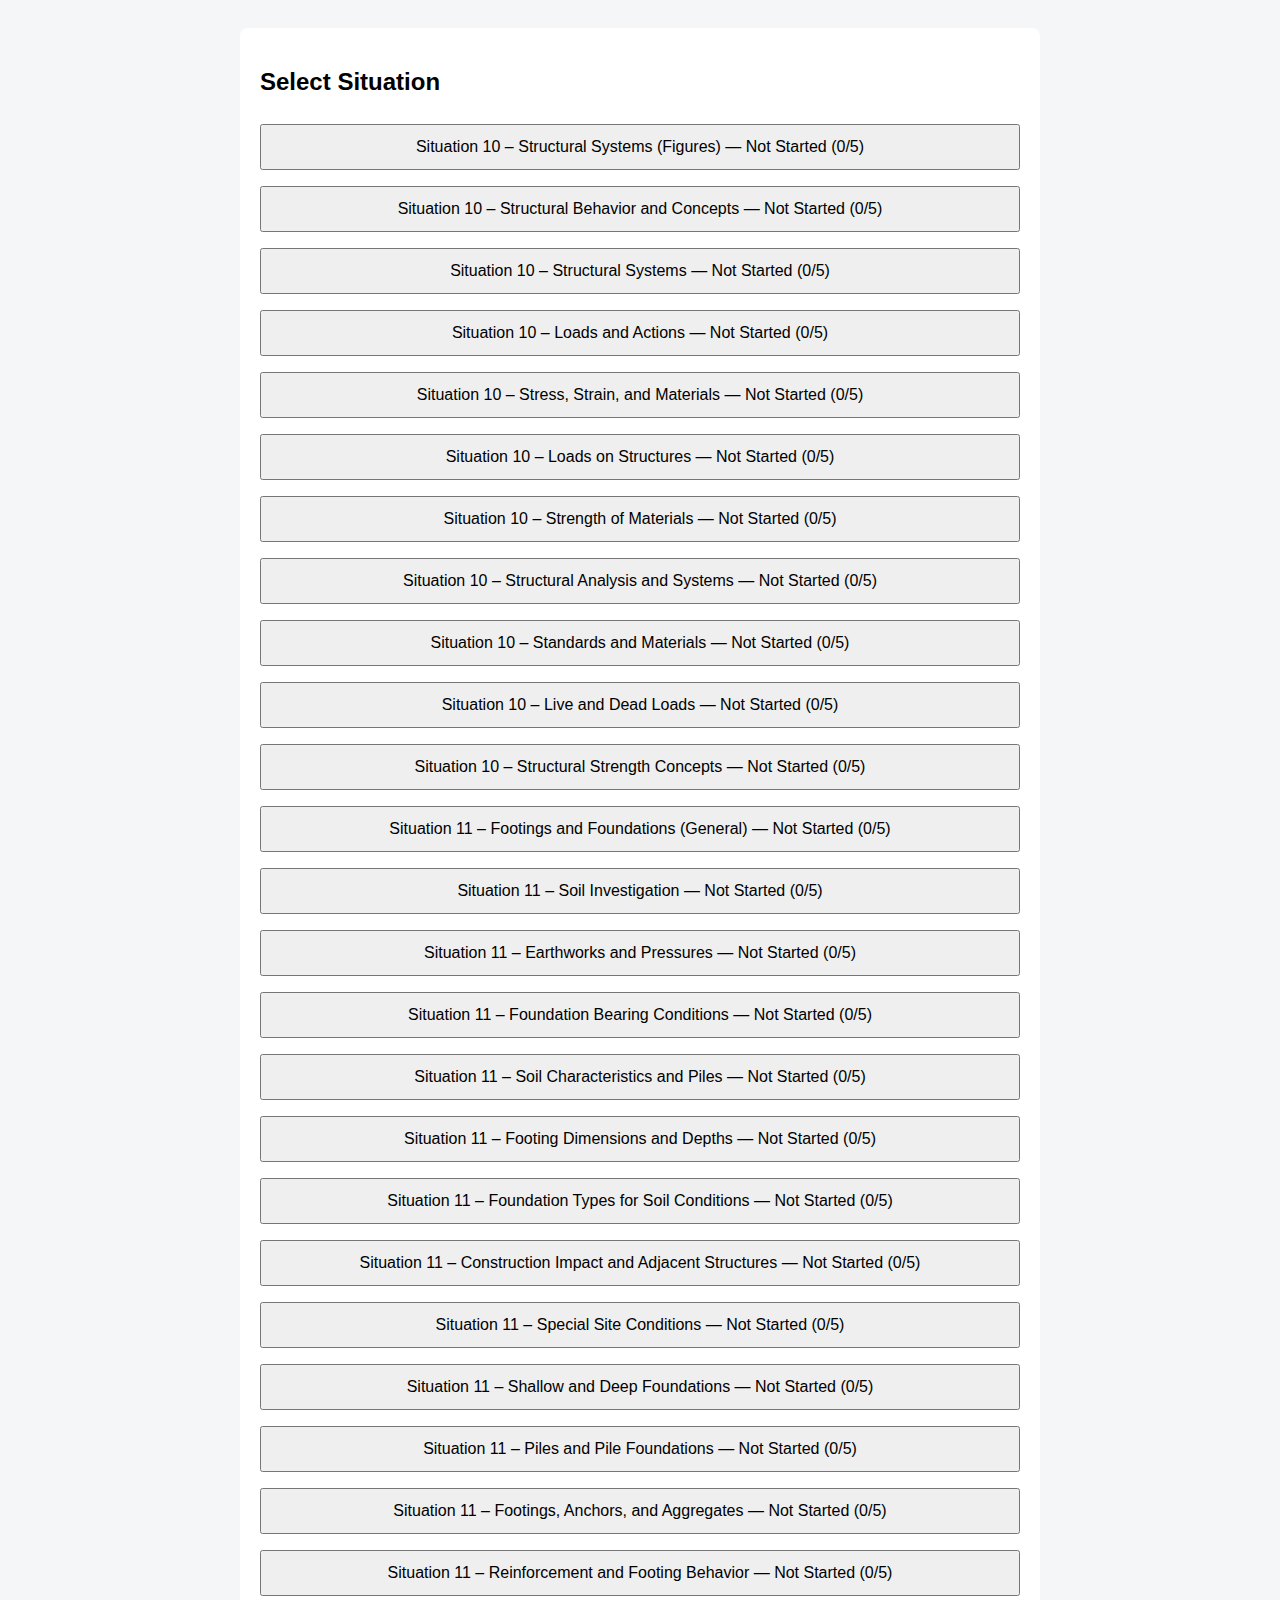
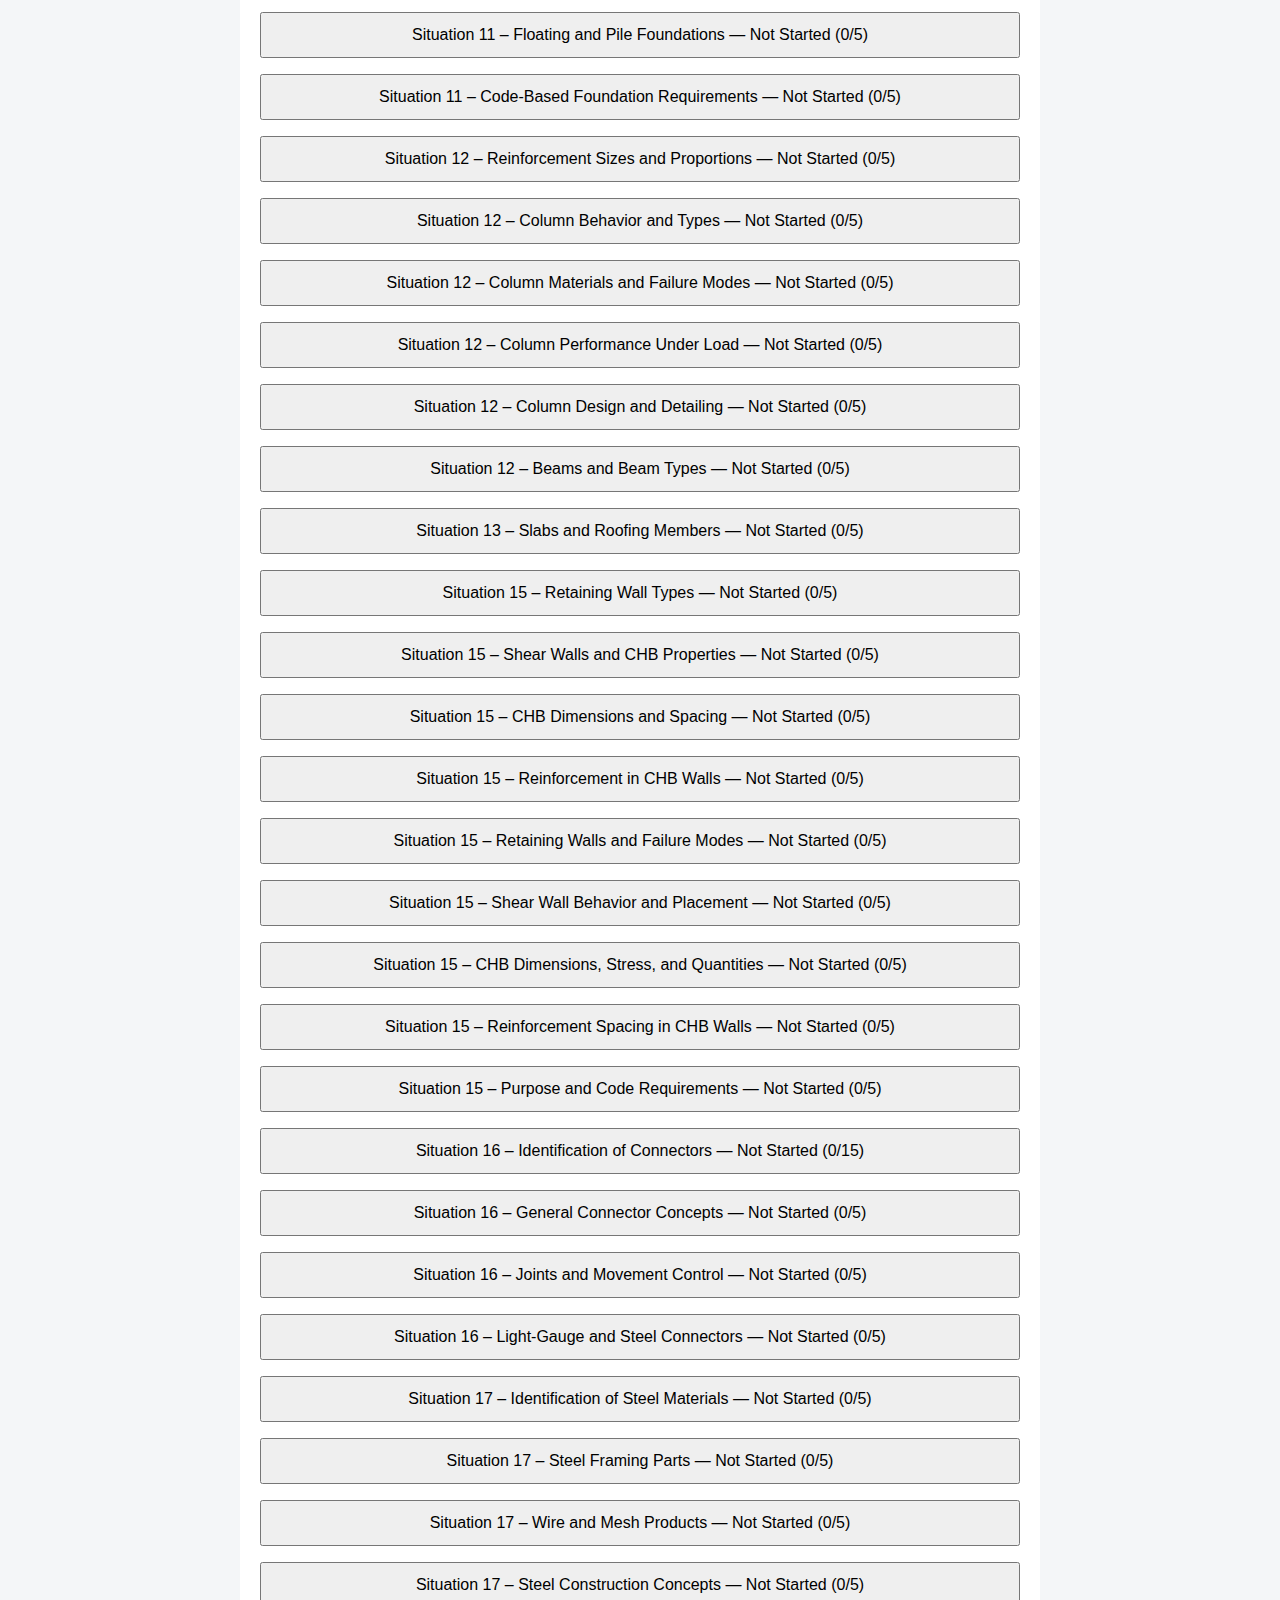
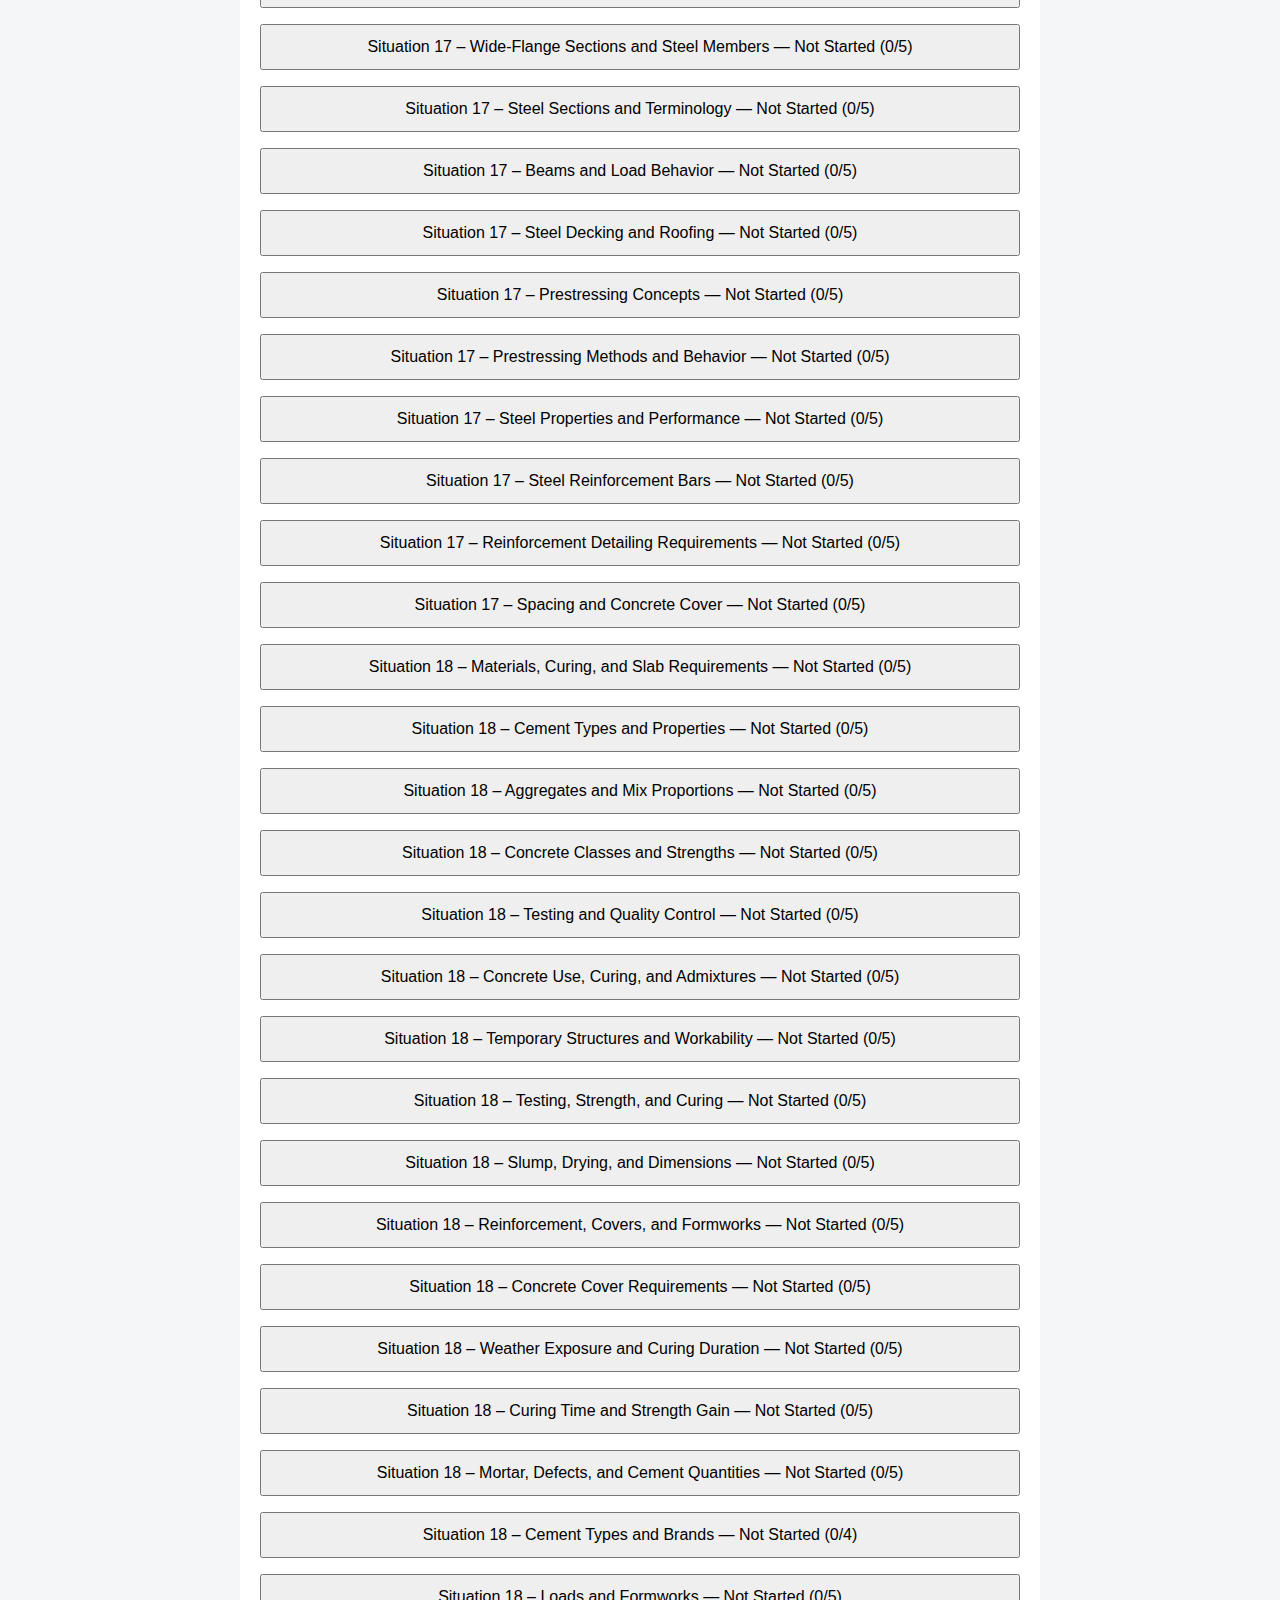
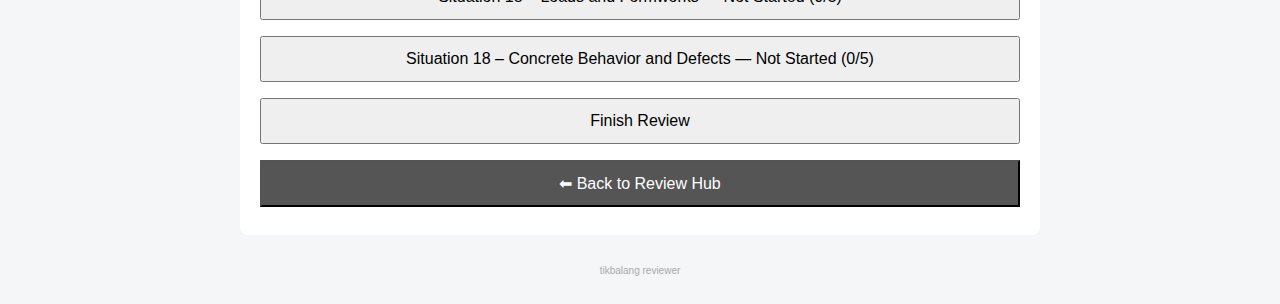
<file: docs/structural/index.html>
<!DOCTYPE html>
<html lang="en">
<head>
<meta charset="UTF-8">
<meta name="viewport" content="width=device-width, initial-scale=1.0">

<title>Structural Reviewer</title>

<style>
body {
  font-family: Arial, sans-serif;
  background:#f4f6f8;
  padding:20px;
}
.container {
  max-width:760px;
  margin:auto;
  background:#fff;
  padding:20px;
  border-radius:8px;
}
button {
  width:100%;
  padding:12px;
  margin:8px 0;
  font-size:16px;
  cursor:pointer;
}
.correct { background:#4CAF50; color:#fff; }
.wrong { background:#F44336; color:#fff; }
#figure { max-width:100%; margin-top:10px; display:none; }
#nextBtn { display:none; }
.watermark {
  text-align:center;
  font-size:10px;
  color:#aaa;
  margin-top:30px;
}
  /* ===== DARK MODE (QUIZ) ===== */
body.dark {
  background:#121212;
}

body.dark .container {
  background:#1e1e1e;
  color:#eee;
}

body.dark h2,
body.dark h3,
body.dark p {
  color:#eee;
}

body.dark #choices button {
  background:#333;
  color:#fff;
}

body.dark #choices button.correct {
  background:#4CAF50;
}

body.dark #choices button.wrong {
  background:#F44336;
}

</style>
</head>

<body>

<!-- HUB -->
<div class="container" id="situationMenu">
  <h2>Select Situation</h2>
  <div id="situationList"></div>
  <button onclick="showFinalSummary()">Finish Review</button>
  <button onclick="backToReviewHub()" style="background:#555;color:#fff;">
    ⬅ Back to Review Hub
  </button>
</div>

<!-- QUIZ -->
<div class="container" id="quiz" style="display:none;">
  <button onclick="showSituationMenu()">⬅ Back</button>
  <h3 id="situation"></h3>
  <p id="question"></p>
  <img id="figure">
  <div id="choices"></div>
  <button id="nextBtn" onclick="nextQuestion()">Next</button>
  <p id="progress"></p>
</div>

<!-- SITUATION COMPLETE -->
<div class="container" id="situationComplete" style="display:none;">
  <h2 id="completeTitle"></h2>
  <p id="completeScore"></p>

  <button onclick="restartSituation()" style="background:#ff9800;color:#fff;">
    Restart This Situation
  </button>

  <button onclick="showSituationMenu()">Back</button>
</div>

<!-- FINAL SUMMARY -->
<div class="container" id="summary" style="display:none;">
  <h2>Final Summary</h2>
  <div id="summaryList"></div>
  <hr>
  <p id="totalScore"></p>
  <button onclick="resetAll()">Restart Everything</button>
</div>

<div class="watermark">tikbalang reviewer</div>

<script>
/* =========================
   QUESTIONS
   ========================= */
const questions = [
  {

  situation: "Situation 10 – Structural Systems (Figures)",
  question: "Which figure uses diagonal structural technology?",
  choices: ["Figure E", "Figure D", "Figure C", "Figure B"],
  correct: "Figure C",
  image: "figure10-A.png"
},
{
  situation: "Situation 10 – Structural Systems (Figures)",
  question: "Which figure uses glass curtain wall technology?",
  choices: ["Figure A", "Figure E", "Figure C", "Figure D"],
  correct: "Figure E",
  image: "figure10-A.png"
},
{
  situation: "Situation 10 – Structural Systems (Figures)",
  question: "Which figure is a steel frame and sandwich panel system?",
  choices: ["Figure A", "Figure B", "Figure C", "Figure D"],
  correct: "Figure A",
  image: "figure10-A.png"
},
{
  situation: "Situation 10 – Structural Systems (Figures)",
  question: "Which technology originated during the International Style period?",
  choices: ["Figure A", "Figure B", "Figure C", "Figure D"],
  correct: "Figure D",
  image: "figure10-A.png"
},
{
  situation: "Situation 10 – Structural Systems (Figures)",
  question: "Which technology is most suitable for large building spaces?",
  choices: ["Figure A", "Figure B", "Figure C", "Figure D"],
  correct: "Figure B",
  image: "figure10-A.png"
},

/* --- Structural Behavior and Concepts --- */

{
  situation: "Situation 10 – Structural Behavior and Concepts",
  question: "What is the elastic movement of a loaded part of a structure?",
  choices: ["Strain", "Deflection", "Stress", "Settlement"],
  correct: "Deflection"
},
{
  situation: "Situation 10 – Structural Behavior and Concepts",
  question: "What is the movement on a structure caused by extreme lateral motion acting in directions other than parallel to the direction of resistance?",
  choices: ["Orthostatic effect", "P-delta effect", "Centroidal effect", "Torsional effect"],
  correct: "Torsional effect"
},
{
  situation: "Situation 10 – Structural Behavior and Concepts",
  question: "What is the ratio of longitudinal stress to strain within the elastic limit called?",
  choices: [
    "Modulus of elasticity",
    "Shear modulus of elasticity",
    "Bulk modulus of elasticity",
    "Longitudinal coefficient of elasticity"
  ],
  correct: "Modulus of elasticity"
},
{
  situation: "Situation 10 – Structural Behavior and Concepts",
  question: "What is the horizontal displacement of one level of a structure relative to the level above or below it?",
  choices: ["Drift", "Storey shear", "Storey drift", "Shear deformation"],
  correct: "Storey drift"
},
{
  situation: "Situation 10 – Structural Behavior and Concepts",
  question: "What is the minimum distance required to prevent contact between separated structures during deflection caused by seismic activity or wind forces?",
  choices: ["Drift index", "Drift limit", "Storey drift", "Building separation"],
  correct: "Building separation"
},

/* --- Structural Systems --- */

{
  situation: "Situation 10 – Structural Systems",
  question: "A structural system with an essentially complete space frame that supports gravity loads, while resistance to lateral loads is provided by shear walls or braced frames:",
  choices: [
    "Bearing wall system",
    "Building frame system",
    "Hybrid system",
    "Moment resisting frame"
  ],
  correct: "Building frame system"
},
{
  situation: "Situation 10 – Structural Systems",
  question: "A rigid frame connected to its supports with fixed joints. It offers greater resistance to deflection than other frame types but also more sensitive to support settlement and thermal expansion or contraction:",
  choices: ["Rigid frame", "Hinged frame", "Fixed frame", "Portal frame"],
  correct: "Fixed frame"
},
{
  situation: "Situation 10 – Structural Systems",
  question: "A rigid frame consisting of two columns and a beam forming a single bay, also known as a single-bay frame:",
  choices: ["Rigid frame", "Bent", "Portal frame", "Truss"],
  correct: "Portal frame"
},
{
  situation: "Situation 10 – Structural Systems",
  question: "A structural system that lacks a complete vertical load-carrying space frame:",
  choices: [
    "Bearing wall system",
    "Building frame system",
    "Gravity wall system",
    "Combined system"
  ],
  correct: "Bearing wall system"
},
{
  situation: "Situation 10 – Structural Systems",
  question: "A three-dimensional structural system without bearing walls, composed of interconnected members designed to function as a complete, self-contained unit, with or without horizontal diaphragms or bracing systems:",
  choices: ["Brace frame", "Space frame", "Trussed system", "A-frame"],
  correct: "Space frame"
},
  /* --- Loads and Actions --- */

{
  situation: "Situation 10 – Loads and Actions",
  question: "The live load on a structure resulting from the weight of people, furniture, stored materials, and other similar items within a building:",
  choices: ["Live load", "Occupancy load", "Dead load", "Static load"],
  correct: "Occupancy load"
},
{
  situation: "Situation 10 – Loads and Actions",
  question: "The total design lateral force or shear acting at the base of a structure:",
  choices: ["Base shear", "Gravity force", "Cantilever effect", "P-delta force"],
  correct: "Base shear"
},
{
  situation: "Situation 10 – Loads and Actions",
  question: "Structural facilities for emergency operations following an earthquake:",
  choices: ["Hazard facilities", "Essential facilities", "Non-occupant facilities", "Critical facilities"],
  correct: "Essential facilities"
},
{
  situation: "Situation 10 – Loads and Actions",
  question: "The condition where the natural period of a structure coincides with the dominant frequency of ground motion:",
  choices: ["Structural vibration effect", "Resonance", "Frequency equivalence", "Harmonic resonance"],
  correct: "Resonance"
},
{
  situation: "Situation 10 – Loads and Actions",
  question: "Structural failure through buckling or plastic deformation that renders a structural assembly unfit for service:",
  choices: ["Structural failure", "Structural fatigue", "Structural rupture", "Structural damage"],
  correct: "Structural damage"
},

/* --- Stress, Strain, and Materials --- */

{
  situation: "Situation 10 – Stress, Strain, and Materials",
  question: "The upper flexible portion of a structure that includes a vertical connection of structural systems:",
  choices: ["Tower", "Base", "Frame", "Platform"],
  correct: "Tower"
},
{
  situation: "Situation 10 – Stress, Strain, and Materials",
  question: "According to standard sign conventions for moments:",
  choices: [
    "A positive moment is counterclockwise, and a negative moment is clockwise",
    "A positive moment is clockwise, and a negative moment is counterclockwise"
  ],
  correct: "A positive moment is counterclockwise, and a negative moment is clockwise"
},
{
  situation: "Situation 10 – Stress, Strain, and Materials",
  question: "An instrument to measure deformation:",
  choices: ["Strain gauge", "Deformation measuring equipment", "Stress meter", "Extensometer"],
  correct: "Extensometer"
},
{
  situation: "Situation 10 – Stress, Strain, and Materials",
  question: "An instrument to measure the velocity and acceleration of an earthquake:",
  choices: ["Seismograph", "Geometer", "Accelerograph", "Inclinometer"],
  correct: "Accelerograph"
},
{
  situation: "Situation 10 – Stress, Strain, and Materials",
  question: "The resistance of a material to deformation under applied stress is referred to as:",
  choices: ["Hardness", "Toughness", "Ductility", "Brittleness"],
  correct: "Ductility"
},

/* --- Loads on Structures --- */

{
  situation: "Situation 10 – Loads on Structures",
  question: "A transformer vault is considered a:",
  choices: ["Live load", "Dead load", "Uniformly distributed load", "Concentrated load"],
  correct: "Concentrated load"
},
{
  situation: "Situation 10 – Loads on Structures",
  question: "Furniture is considered a:",
  choices: ["Dead load", "Concentrated load", "Uniformly distributed load", "Live load"],
  correct: "Live load"
},
{
  situation: "Situation 10 – Loads on Structures",
  question: "What is the intensity of force applied per unit area?",
  choices: ["Strain", "Stress", "Fatigue", "Creep"],
  correct: "Stress"
},
{
  situation: "Situation 10 – Loads on Structures",
  question: "What is the deformation of a body resulting from an applied force?",
  choices: ["Stress", "Strain", "Force", "Density"],
  correct: "Strain"
},
{
  situation: "Situation 10 – Loads on Structures",
  question: "A force that tends to produce tension in an elastic body is called:",
  choices: ["Tensile force", "Axial force", "Shear force", "Torsional force"],
  correct: "Tensile force"
},
/* --- Strength of Materials --- */

{
  situation: "Situation 10 – Strength of Materials",
  question: "The maximum tensile, compressive, or shearing stress a material can withstand without rupturing or fracturing is called:",
  choices: ["Yield point", "Elastic limit", "Ultimate strength", "Elasticity"],
  correct: "Ultimate strength"
},
{
  situation: "Situation 10 – Strength of Materials",
  question: "The maximum stress beyond which a material does not return to its original length, resulting in permanent deformation, is called:",
  choices: ["Plastic limit", "Plastic expansion", "Elastic limit", "Strain"],
  correct: "Elastic limit"
},
{
  situation: "Situation 10 – Strength of Materials",
  question: "What is another term for the elastic limit?",
  choices: ["Deformation", "Elongation", "Buckling", "Cracking"],
  correct: "Elongation"
},
{
  situation: "Situation 10 – Strength of Materials",
  question: "What is the tendency of a slender structural member to bend or collapse under compressive stress?",
  choices: ["Cracking", "Shearing", "Buckling", "Yielding"],
  correct: "Buckling"
},
{
  situation: "Situation 10 – Strength of Materials",
  question: "Which property of a material defines its resistance to indentation or scratching?",
  choices: ["Toughness", "Elasticity", "Hardness", "Ductility"],
  correct: "Hardness"
},

/* --- Structural Analysis and Systems --- */

{
  situation: "Situation 10 – Structural Analysis and Systems",
  question: "A space frame designed to carry all vertical gravity loads is called a:",
  choices: [
    "Bearing wall system",
    "Bracing system",
    "Vertical load-carrying space frame",
    "Moment-resisting space system"
  ],
  correct: "Vertical load-carrying space frame"
},
{
  situation: "Situation 10 – Structural Analysis and Systems",
  question: "An element or system whose deformation under lateral load is significantly larger than that of adjoining parts of the structure is referred to as a:",
  choices: ["Boundary element", "Platform", "Horizontal bracing system", "Flexible element"],
  correct: "Flexible element"
},
{
  situation: "Situation 10 – Structural Analysis and Systems",
  question: "What is the design analysis method used as a basis for the structural design of buildings, in which total lateral forces are distributed among vertical elements in proportion to their rigidities?",
  choices: [
    "Shear and moment diagram",
    "Distribution of horizontal shear",
    "Stability against overturning",
    "Horizontal torsional moments"
  ],
  correct: "Distribution of horizontal shear"
},
{
  situation: "Situation 10 – Structural Analysis and Systems",
  question: "An assemblage of framing members designed to support gravity loads and resist lateral forces is called a:",
  choices: ["Frame", "Grid", "Structure", "System"],
  correct: "Frame"
},
{
  situation: "Situation 10 – Structural Analysis and Systems",
  question: "A space frame in which members and joints resist forces primarily through flexure is called a:",
  choices: [
    "Bearing wall system",
    "Bracing system",
    "Vertical load-carrying space frame",
    "Moment-resisting space system"
  ],
  correct: "Moment-resisting space system"
},

/* --- Standards and Materials --- */

{
  situation: "Situation 10 – Standards and Materials",
  question: "What is the ASTM standard for deformed steel welded wire fabric?",
  choices: ["ASTM A496", "ASTM A706", "ASTM A497", "ASTM A615"],
  correct: "ASTM A497"
},
{
  situation: "Situation 10 – Standards and Materials",
  question: "Which ASTM standard applies to deformed and plain carbon-steel bars for concrete reinforcement?",
  choices: ["ASTM A615", "ASTM C33", "ASTM A706", "ASTM C94"],
  correct: "ASTM A615"
},
{
  situation: "Situation 10 – Standards and Materials",
  question: "Which ASTM specification covers the standard for ready-mixed concrete?",
  choices: ["ASTM A36", "ASTM C94", "ASTM C150", "ASTM C143"],
  correct: "ASTM C94"
},
{
  situation: "Situation 10 – Standards and Materials",
  question: "Which ASTM specification is used for structural concrete design and construction?",
  choices: ["ASTM A992", "ASTM C150", "ASTM C33", "ASTM 318"],
  correct: "ASTM 318"
},
{
  situation: "Situation 10 – Standards and Materials",
  question: "Which ASTM standard covers stainless steel bars and shapes used in structural applications?",
  choices: ["ASTM A276", "ASTM A615", "ASTM A36", "ASTM A307"],
  correct: "ASTM A276"
},
/* --- Live and Dead Loads --- */

{
  situation: "Situation 10 – Live and Dead Loads",
  question: "What is the live load of cotton storage (in kg/m²)?",
  choices: ["1200", "1800", "1500", "1000"],
  correct: "1500"
},
{
  situation: "Situation 10 – Live and Dead Loads",
  question: "What is the live load of hardware and tools (in kg/m²)?",
  choices: ["1500", "2000", "1800", "2200"],
  correct: "2000"
},
{
  situation: "Situation 10 – Live and Dead Loads",
  question: "What is the live load of a toilet area (in kg/m²)?",
  choices: ["250", "600", "480", "360"],
  correct: "360"
},
{
  situation: "Situation 10 – Live and Dead Loads",
  question: "What is the design load of ceramic tiles (in kN/m³)?",
  choices: ["22.6", "23.6", "20.7", "21.2"],
  correct: "23.6"
},
{
  situation: "Situation 10 – Live and Dead Loads",
  question: "What is the design load of copper (in kN/m³)?",
  choices: ["77.3", "78.5", "87.3", "88.6"],
  correct: "78.5"
},

/* --- Structural Strength Concepts --- */

{
  situation: "Situation 10 – Structural Strength Concepts",
  question: "What do you call the point at which a material is about to rupture?",
  choices: ["Ultimate strength", "Point of breaking", "Point of no return", "NOTA"],
  correct: "Ultimate strength"
},
{
  situation: "Situation 10 – Structural Strength Concepts",
  question: "What is the result of nominal strength multiplied by the strength reduction factor?",
  choices: [
    "Required strength",
    "Calculated strength",
    "Design strength",
    "Reduced strength"
  ],
  correct: "Design strength"
},
{
  situation: "Situation 10 – Structural Strength Concepts",
  question: "Which unit of force in the SI system is approximately equal to 0.225 pounds?",
  choices: ["Kilonewton", "Newton", "Megapascal", "Kilopascal"],
  correct: "Newton"
},
{
  situation: "Situation 10 – Structural Strength Concepts",
  question: "What type of stress remains in a material due to the manufacturing process?",
  choices: ["Buckling stress", "Residual stress", "Resilience", "Salinity"],
  correct: "Residual stress"
},
{
  situation: "Situation 10 – Structural Strength Concepts",
  question: "What do you call the stress at which a material starts to deform permanently?",
  choices: [
    "Yield strength",
    "Ultimate strength",
    "Elastic limit",
    "Breaking point"
  ],
  correct: "Yield strength"
},
/* =========================
   SITUATION 11 – SOILS AND FOUNDATIONS, LOADS
   ========================= */

/* --- Footings and Foundations (General) --- */

{
  situation: "Situation 11 – Footings and Foundations (General)",
  question: "What type of continuous footing supports an entire heavy structure and helps reduce settlement on weak soil?",
  choices: ["Strip footing", "Continuous footing", "Mat footing", "Pad footing"],
  correct: "Mat footing"
},
{
  situation: "Situation 11 – Footings and Foundations (General)",
  question: "Which type of footing is often used on sloping sites where the foundation follows the slope with minimal excavation?",
  choices: ["Stepped footing", "Strip footing", "Raft footing", "Sloping footing"],
  correct: "Stepped footing"
},
{
  situation: "Situation 11 – Footings and Foundations (General)",
  question: "What is a continuous strip of concrete that supports a wall carrying a uniformly distributed load?",
  choices: ["Beam footing", "Raft footing", "Cellular footing", "Strip footing"],
  correct: "Strip footing"
},
{
  situation: "Situation 11 – Footings and Foundations (General)",
  question: "What type of footing is used when the ground bearing capacity is low and heavy columns are placed close together?",
  choices: ["Isolated footing", "Mat footing", "Strip footing", "Pad footing"],
  correct: "Mat footing"
},
{
  situation: "Situation 11 – Footings and Foundations (General)",
  question: "Which footing is designed to support two parallel columns?",
  choices: ["Combined footing", "Frame footing", "Strap footing", "Cellular footing"],
  correct: "Combined footing"
},

/* --- Soil Investigation --- */

{
  situation: "Situation 11 – Soil Investigation",
  question: "Soil boring tests must reach a minimum depth of:",
  choices: ["1.5 meters", "1.8 meters", "2 meters", "3 meters"],
  correct: "2 meters"
},
{
  situation: "Situation 11 – Soil Investigation",
  question: "Which of the following does NOT determine the required number of boreholes?",
  choices: [
    "Size of the lot",
    "Height of the building",
    "Presence of geological conditions",
    "Local building code"
  ],
  correct: "Height of the building"
},
{
  situation: "Situation 11 – Soil Investigation",
  question: "When is soil testing typically conducted?",
  choices: [
    "During site investigation",
    "Before excavation",
    "After excavation",
    "Also considered as a beam"
  ],
  correct: "During site investigation"
},
{
  situation: "Situation 11 – Soil Investigation",
  question: "Where should soil test holes be located?",
  choices: [
    "Anywhere within the site",
    "Under the columns",
    "Outside the building footprint",
    "None of the above"
  ],
  correct: "Under the columns"
},
{
  situation: "Situation 11 – Soil Investigation",
  question: "Who is responsible for conducting the soil bearing capacity test?",
  choices: [
    "Geodetic engineer",
    "Geotechnical engineer",
    "Structural engineer",
    "Architect"
  ],
  correct: "Geotechnical engineer"
},

/* --- Earthworks and Pressures --- */

{
  situation: "Situation 11 – Earthworks and Pressures",
  question: "What is the standard test used to determine soil bearing capacity?",
  choices: [
    "SPT (Standard Penetration Test)",
    "Slump test",
    "Schmidt hammer test",
    "Compression test"
  ],
  correct: "SPT (Standard Penetration Test)"
},
{
  situation: "Situation 11 – Earthworks and Pressures",
  question: "What is the act of excavating or filling earth or similar material in preparation for a finished surface, such as paving?",
  choices: ["Cut and fill", "Grading", "Site preparation", "Benching"],
  correct: "Grading"
},
{
  situation: "Situation 11 – Earthworks and Pressures",
  question: "What is the pressure caused by the force exerted by retained earth?",
  choices: [
    "Soil bearing pressure",
    "Surcharge pressure",
    "Earth pressure",
    "Hydrostatic pressure"
  ],
  correct: "Earth pressure"
},
{
  situation: "Situation 11 – Earthworks and Pressures",
  question: "What is the standard thickness of an earthfill layer before compaction is performed?",
  choices: ["100 mm", "150 mm", "200 mm", "250 mm"],
  correct: "200 mm"
},
{
  situation: "Situation 11 – Earthworks and Pressures",
  question: "What is the depth below the groundwater level multiplied by the unit weight of water?",
  choices: [
    "Soil bearing pressure",
    "Hydrostatic pressure",
    "Groundwater pressure",
    "None of the above"
  ],
  correct: "Hydrostatic pressure"
},
/* --- Foundation Bearing Conditions --- */

{
  situation: "Situation 11 – Foundation Bearing Conditions",
  question: "Foundations should NOT rest on:",
  choices: ["Driven pile", "Natural grade", "Bored pile", "Earth fill"],
  correct: "Earth fill"
},
{
  situation: "Situation 11 – Foundation Bearing Conditions",
  question: "Your client asks you to erect a commercial building on land that was formerly a rice field. On what type of soil should the foundation rest?",
  choices: ["Soft", "Medium", "Hard", "Very hard"],
  correct: "Hard"
},
{
  situation: "Situation 11 – Foundation Bearing Conditions",
  question: "A structural member that functions to transfer building loads safely into the ground is called a:",
  choices: ["Column", "Footing", "Beam", "None of the above"],
  correct: "Footing"
},
{
  situation: "Situation 11 – Foundation Bearing Conditions",
  question: "What do you call the underlying structure that forms the foundation of a building or other structure?",
  choices: ["Base", "Substructure", "Superstructure", "None of the above"],
  correct: "Substructure"
},
{
  situation: "Situation 11 – Foundation Bearing Conditions",
  question: "The isolated footing of residential houses usually rests on:",
  choices: ["Gravel bed", "50 mm mass concrete", "Soil", "None of the above"],
  correct: "50 mm mass concrete"
},

/* --- Soil Characteristics and Piles --- */

{
  situation: "Situation 11 – Soil Characteristics and Piles",
  question: "On a grassy plain, the foundation should rest on soil that is:",
  choices: ["Hard to very hard", "Very soft to soft", "Medium to hard", "None of the above"],
  correct: "Medium to hard"
},
{
  situation: "Situation 11 – Soil Characteristics and Piles",
  question: "The soil or rock directly beneath a footing is called the:",
  choices: ["Foundation bed", "Soil", "Grade rock", "None of the above"],
  correct: "Foundation bed"
},
{
  situation: "Situation 11 – Soil Characteristics and Piles",
  question: "What is the best soil type for supporting a substructure?",
  choices: ["Loam", "Clay", "Silt", "Sand"],
  correct: "Sand"
},
{
  situation: "Situation 11 – Soil Characteristics and Piles",
  question: "Foundations should ideally extend down to the:",
  choices: ["Water table", "Loose topsoil", "Bedrock or stable bearing layer", "Compacted backfill"],
  correct: "Bedrock or stable bearing layer"
},
{
  situation: "Situation 11 – Soil Characteristics and Piles",
  question: "There are two main types of bearing piles: end-bearing piles and:",
  choices: ["Floating piles", "Tension piles", "Friction piles", "Load-transfer piles"],
  correct: "Friction piles"
},

/* --- Footing Dimensions and Depths --- */

{
  situation: "Situation 11 – Footing Dimensions and Depths",
  question: "What is the minimum thickness of a concrete footing (in millimeters)?",
  choices: ["100", "150", "250", "300"],
  correct: "150"
},
{
  situation: "Situation 11 – Footing Dimensions and Depths",
  question: "What is the minimum depth of a footing below the ground surface?",
  choices: ["300 mm", "400 mm", "500 mm", "600 mm"],
  correct: "500 mm"
},
{
  situation: "Situation 11 – Footing Dimensions and Depths",
  question: "What should be the minimum footing depth for a site converted from a rice field?",
  choices: ["0.60 m", "0.80 m", "1.00 m", "None of the above"],
  correct: "1.00 m"
},
{
  situation: "Situation 11 – Footing Dimensions and Depths",
  question: "Which of the following is NOT an acceptable depth below ground for foundation footings?",
  choices: ["650 mm", "700 mm", "600 mm", "400 mm"],
  correct: "400 mm"
},
{
  situation: "Situation 11 – Footing Dimensions and Depths",
  question: "Which of the following is NOT an acceptable thickness for a foundation footing?",
  choices: ["240 mm", "250 mm", "350 mm", "300 mm"],
  correct: "240 mm"
},
/* --- Foundation Types for Soil Conditions --- */

{
  situation: "Situation 11 – Foundation Types for Soil Conditions",
  question: "Which type of foundation is typically used for weak soils?",
  choices: ["Mat", "Isolated", "Combined", "Strip"],
  correct: "Mat"
},
{
  situation: "Situation 11 – Foundation Types for Soil Conditions",
  question: "What is the most suitable footing for weak soil in a flood-prone area?",
  choices: ["Pile or mat foundation", "Strap footing", "Spread footing", "Isolated footing"],
  correct: "Pile or mat foundation"
},
{
  situation: "Situation 11 – Foundation Types for Soil Conditions",
  question: "Which footing is recommended for heavy structures?",
  choices: ["Spread footing", "Strap footing", "Isolated footing", "Mat foundation"],
  correct: "Mat foundation"
},
{
  situation: "Situation 11 – Foundation Types for Soil Conditions",
  question: "What is another term commonly used for a mat foundation?",
  choices: [
    "Slab-on-grade foundation",
    "Continuous footing",
    "Raft foundation",
    "Combined footing"
  ],
  correct: "Raft foundation"
},
{
  situation: "Situation 11 – Foundation Types for Soil Conditions",
  question: "What is the minimum thickness of a mat foundation?",
  choices: ["300 mm", "150 mm", "250 mm", "200 mm"],
  correct: "300 mm"
},

/* --- Construction Impact and Adjacent Structures --- */

{
  situation: "Situation 11 – Construction Impact and Adjacent Structures",
  question: "Which type of foundation causes the most disturbance and potential damage to adjacent lots during construction?",
  choices: ["Bored piles", "Isolated footing", "Sheet pile", "Footing with tie beams"],
  correct: "Sheet pile"
},
{
  situation: "Situation 11 – Construction Impact and Adjacent Structures",
  question: "What type of foundation is recommended to prevent impact on adjacent structures during construction?",
  choices: ["Pile or caisson", "Sheet pile", "Strip footing", "Bedrock"],
  correct: "Pile or caisson"
},
{
  situation: "Situation 11 – Construction Impact and Adjacent Structures",
  question: "Which foundation type should be used to minimize disturbance to an adjoining high-rise building on flat terrain?",
  choices: ["Bored piles", "Driven piles", "Floating foundation", "None of the above"],
  correct: "Bored piles"
},
{
  situation: "Situation 11 – Construction Impact and Adjacent Structures",
  question: "What type of footing is typically used along property lines?",
  choices: ["Isolated footing", "Strip footing", "Stepped footing", "Combined footing"],
  correct: "Combined footing"
},
{
  situation: "Situation 11 – Construction Impact and Adjacent Structures",
  question: "What type of footing is commonly used to support a bearing wall?",
  choices: ["Combined footing", "Strip footing", "Mat foundation", "Pile"],
  correct: "Strip footing"
},

/* --- Special Site Conditions --- */

{
  situation: "Situation 11 – Special Site Conditions",
  question: "What type of foundation is commonly used for a project located on a 35% sloping site?",
  choices: [
    "Cantilever footing",
    "Floating foundation",
    "Isolated footing with tie beams",
    "Mat foundation"
  ],
  correct: "Cantilever footing"
},
{
  situation: "Situation 11 – Special Site Conditions",
  question: "What type of foundation is typically used for residential projects built on hard soil?",
  choices: [
    "Isolated footing",
    "Floating foundation",
    "Isolated footing with tie beams",
    "Mat foundation"
  ],
  correct: "Isolated footing"
},
{
  situation: "Situation 11 – Special Site Conditions",
  question: "What type of foundation is most suitable for adobe soil?",
  choices: [
    "Combined footing",
    "Strap footing",
    "Pile foundation",
    "Isolated footing"
  ],
  correct: "Pile foundation"
},
{
  situation: "Situation 11 – Special Site Conditions",
  question: "What type of footing is recommended for sloping sites?",
  choices: [
    "Stepped footing or isolated footing",
    "Combined footing",
    "Spread footing",
    "Strip footing"
  ],
  correct: "Stepped footing or isolated footing"
},
{
  situation: "Situation 11 – Special Site Conditions",
  question: "Which footing is most appropriate for soft soil conditions?",
  choices: ["Pad footing", "Combined footing", "Isolated footing", "Mat foundation"],
  correct: "Mat foundation"
},
/* --- Shallow and Deep Foundations --- */

{
  situation: "Situation 11 – Shallow and Deep Foundations",
  question: "A continuous or strip footing that changes elevation in stages to accommodate a sloping site or varying bearing strata is called a:",
  choices: ["Raft", "Stepped footing", "Cantilever footing", "Combined footing"],
  correct: "Stepped footing"
},
{
  situation: "Situation 11 – Shallow and Deep Foundations",
  question: "What do you call the continuous spread footing used to support a foundation wall?",
  choices: ["Isolated footing", "Strip footing", "Continuous footing", "Combined footing"],
  correct: "Strip footing"
},
{
  situation: "Situation 11 – Shallow and Deep Foundations",
  question: "A cast-in-place concrete foundation formed by boring a shaft into the ground and filling it with concrete is called a:",
  choices: ["Mandrel", "Caisson", "Sand pile", "Pier"],
  correct: "Caisson"
},
{
  situation: "Situation 11 – Shallow and Deep Foundations",
  question: "A foundation wall that encloses a usable space beneath a building is called a:",
  choices: ["Basement wall", "Cellar", "Crawl space", "Retaining wall"],
  correct: "Basement wall"
},
{
  situation: "Situation 11 – Shallow and Deep Foundations",
  question: "Which of the following is an example of a shallow foundation?",
  choices: ["Pile", "Caisson", "Sheet pile", "Isolated footing"],
  correct: "Isolated footing"
},

/* --- Piles and Pile Foundations --- */

{
  situation: "Situation 11 – Piles and Pile Foundations",
  question: "What is the hard, pointed or rounded foot of a pile or caisson used to pierce the underlying soil, also known as a driver shoe?",
  choices: ["Mandrel", "Shoe", "Anvil", "Head pile"],
  correct: "Shoe"
},
{
  situation: "Situation 11 – Piles and Pile Foundations",
  question: "What equipment is commonly used for driving piles into the ground?",
  choices: ["Rotary drill", "Pile hammer", "Auger", "None of the above"],
  correct: "Pile hammer"
},
{
  situation: "Situation 11 – Piles and Pile Foundations",
  question: "What material is poured into the hole after drilling for bored piles?",
  choices: ["Steel", "Concrete", "Wood", "Epoxy polymer"],
  correct: "Concrete"
},
{
  situation: "Situation 11 – Piles and Pile Foundations",
  question: "What structural element transfers the loads from the structure to the piles?",
  choices: ["Pile cap", "Column", "Footing", "None of the above"],
  correct: "Pile cap"
},
{
  situation: "Situation 11 – Piles and Pile Foundations",
  question: "What is the name of the iron block that is raised and dropped freely to drive a pile into the ground?",
  choices: ["Drive pipe", "Drop hammer", "Drop panel", "Driving cap"],
  correct: "Drop hammer"
},

/* --- Footings, Anchors, and Aggregates --- */

{
  situation: "Situation 11 – Footings, Anchors, and Aggregates",
  question: "Where can you typically find the details for foundation anchor bolts?",
  choices: ["Foundation plan", "Base plate plan", "Framing plan", "None of the above"],
  correct: "Foundation plan"
},
{
  situation: "Situation 11 – Footings, Anchors, and Aggregates",
  question: "What usually happens to a footing when it begins to deform?",
  choices: ["Bends upward", "Cracks at the bottom", "Twists", "None of the above"],
  correct: "Cracks at the bottom"
},
{
  situation: "Situation 11 – Footings, Anchors, and Aggregates",
  question: "What can happen when a column rests on a footing that is not reinforced with rebars?",
  choices: [
    "The footing will crack at an angle",
    "The column will punch through the footing",
    "There will be noticeable settlement",
    "None of the above"
  ],
  correct: "The column will punch through the footing"
},
{
  situation: "Situation 11 – Footings, Anchors, and Aggregates",
  question: "What type of aggregate has a dry, loose weight of 1,120 kg/m³ or less?",
  choices: [
    "Lightweight aggregate",
    "Dry weight aggregate",
    "Heavyweight aggregate",
    "Substandard aggregate"
  ],
  correct: "Lightweight aggregate"
},
{
  situation: "Situation 11 – Footings, Anchors, and Aggregates",
  question: "What component connects the column base plate to the foundation, securing it against uplift or shear?",
  choices: ["Tie beam", "Anchor bolt", "Pile cap", "Grout pad"],
  correct: "Anchor bolt"
},
/* --- Reinforcement and Footing Behavior --- */

{
  situation: "Situation 11 – Reinforcement and Footing Behavior",
  question: "What is the purpose of reinforcement in a concrete footing?",
  choices: [
    "Increases permeability",
    "Prevents punching shear",
    "Reduces the weight of concrete",
    "Speeds up curing"
  ],
  correct: "Prevents punching shear"
},
{
  situation: "Situation 11 – Reinforcement and Footing Behavior",
  question: "What is another term for a mat foundation?",
  choices: ["Spread foundation", "Pad", "Raft", "None of the above"],
  correct: "Raft"
},
{
  situation: "Situation 11 – Reinforcement and Footing Behavior",
  question: "What type of footing is used when the load-bearing capacity of soil is very low?",
  choices: [
    "Isolated footing",
    "Strip footing",
    "Mat or raft foundation",
    "Combined footing"
  ],
  correct: "Mat or raft foundation"
},
{
  situation: "Situation 11 – Reinforcement and Footing Behavior",
  question: "What is the main function of reinforcement in a concrete structure?",
  choices: [
    "To increase the concrete volume",
    "To resist tensile stresses",
    "To reduce concrete shrinkage",
    "To improve finishing"
  ],
  correct: "To resist tensile stresses"
},
{
  situation: "Situation 11 – Reinforcement and Footing Behavior",
  question: "What is the foundation used when two columns are close together and individual footings would overlap?",
  choices: ["Strap footing", "Mat footing", "Combined footing", "Slab-on-grade"],
  correct: "Combined footing"
},

/* --- Floating and Pile Foundations --- */

{
  situation: "Situation 11 – Floating and Pile Foundations",
  question: "A foundation used in yielding soil, with its footing designed as a raft placed deep enough that the weight of the excavated soil equals or exceeds the weight of the building, is called a:",
  choices: [
    "Floating foundation",
    "Shallow foundation",
    "Deep foundation",
    "Pile foundation"
  ],
  correct: "Floating foundation"
},
{
  situation: "Situation 11 – Floating and Pile Foundations",
  question: "This is a system of end-bearing or friction piles, pile caps, and tie beams used to transfer building loads down to a suitable bearing stratum:",
  choices: [
    "Isolated foundation",
    "Sheet piles",
    "Pile foundation",
    "Wooden piles"
  ],
  correct: "Pile foundation"
},
{
  situation: "Situation 11 – Floating and Pile Foundations",
  question: "What is the general term for sheets and piles placed against the earth in swampy or unstable areas?",
  choices: ["Strip footing", "Earth piles", "Sheet piles", "None of the above"],
  correct: "Sheet piles"
},
{
  situation: "Situation 11 – Floating and Pile Foundations",
  question: "What do you call a pile driven at an angle to resist lateral loads and uplift forces?",
  choices: [
    "Straight pile",
    "End-bearing pile",
    "Friction pile",
    "Battered pile"
  ],
  correct: "Battered pile"
},
{
  situation: "Situation 11 – Floating and Pile Foundations",
  question: "What is the minimum size of aggregates used as bedding material?",
  choices: ["25 mm", "40 mm", "50 mm", "100 mm"],
  correct: "50 mm"
},

/* --- Code-Based Foundation Requirements --- */

{
  situation: "Situation 11 – Code-Based Foundation Requirements",
  question: "When the soil is weak, which type of foundation is suitable for distributing the heavy load of a building?",
  choices: [
    "Pile foundation",
    "Combined foundation",
    "Mat foundation",
    "Tie beam foundation"
  ],
  correct: "Mat foundation"
},
{
  situation: "Situation 11 – Code-Based Foundation Requirements",
  question: "Which type of soil among the options has the weakest bearing capacity?",
  choices: [
    "Gravel and sand",
    "Medium clays",
    "Organic silt and clays",
    "Peat"
  ],
  correct: "Peat"
},
{
  situation: "Situation 11 – Code-Based Foundation Requirements",
  question: "What do you call a foundation consisting of two or more column footings connected by a beam?",
  choices: [
    "Strap footing",
    "Tie beam",
    "Combined footing",
    "Spread footing"
  ],
  correct: "Strap footing"
},
{
  situation: "Situation 11 – Code-Based Foundation Requirements",
  question: "According to the Building Code, what is the minimum thickness of a footing?",
  choices: ["300 mm", "250 mm", "350 mm", "200 mm"],
  correct: "250 mm"
},
{
  situation: "Situation 11 – Code-Based Foundation Requirements",
  question: "For Group A dwellings, what is the minimum depth of a footing as required by the Building Code?",
  choices: ["400 mm", "500 mm", "600 mm", "300 mm"],
  correct: "600 mm"
},
/* =========================
   SITUATION 12 – COLUMNS AND BEAMS, LOADS
   ========================= */

/* --- Reinforcement Sizes and Proportions --- */

{
  situation: "Situation 12 – Reinforcement Sizes and Proportions",
  question: "What is the minimum size of reinforcing bars used for columns?",
  choices: ["10 mm diameter", "12 mm diameter", "16 mm diameter", "20 mm diameter"],
  correct: "12 mm diameter"
},
{
  situation: "Situation 12 – Reinforcement Sizes and Proportions",
  question: "What is the minimum size of reinforcing bars used for ties?",
  choices: ["10 mm diameter", "12 mm diameter", "16 mm diameter", "20 mm diameter"],
  correct: "10 mm diameter"
},
{
  situation: "Situation 12 – Reinforcement Sizes and Proportions",
  question: "As a rule of thumb, the beam width should be _____ the column width.",
  choices: ["Smaller", "Bigger", "Equal", "Longer"],
  correct: "Smaller"
},
{
  situation: "Situation 12 – Reinforcement Sizes and Proportions",
  question: "What should be the minimum column size at the ground floor for a span of 8 meters?",
  choices: ["0.50 m × 0.50 m", "0.70 m × 0.70 m", "1.20 m × 1.20 m", "1.60 m × 1.60 m"],
  correct: "0.70 m × 0.70 m"
},
{
  situation: "Situation 12 – Reinforcement Sizes and Proportions",
  question: "Based on standard structural design guidelines, what is the minimum recommended size for a reinforced concrete column to ensure stability and adequate load-bearing capacity?",
  choices: ["150 mm × 250 mm", "200 mm × 200 mm", "200 mm × 300 mm", "250 mm × 400 mm"],
  correct: "200 mm × 200 mm"
},

/* --- Column Behavior and Types --- */

{
  situation: "Situation 12 – Column Behavior and Types",
  question: "What do you call a column that is not aligned with the columns on the lower level?",
  choices: ["False column", "Short column", "Planted column", "Under-reinforced column"],
  correct: "Planted column"
},
{
  situation: "Situation 12 – Column Behavior and Types",
  question: "What is the maximum axial load that can theoretically be applied to a column without causing buckling?",
  choices: [
    "Critical buckling stress",
    "Critical buckling load",
    "Buckling",
    "Eccentricity"
  ],
  correct: "Critical buckling load"
},
{
  situation: "Situation 12 – Column Behavior and Types",
  question: "What does the slenderness ratio of a column primarily determine?",
  choices: [
    "Effective length",
    "Buckling",
    "Effective depth",
    "Maximum column height"
  ],
  correct: "Buckling"
},
{
  situation: "Situation 12 – Column Behavior and Types",
  question: "What is a column filled with poured concrete commonly called?",
  choices: ["Tied", "Spiral", "Lally", "Long column"],
  correct: "Lally"
},
{
  situation: "Situation 12 – Column Behavior and Types",
  question: "What do you call a column that raises or supports a structure above ground level?",
  choices: ["Pier", "Stilts", "Posts", "Piles"],
  correct: "Pier"
},

/* --- Column Materials and Failure Modes --- */

{
  situation: "Situation 12 – Column Materials and Failure Modes",
  question: "What type of wood column consists of a single piece of wood with a square or rectangular cross-section?",
  choices: [
    "Tapered column",
    "Glued-laminated column",
    "Built-up column",
    "Solid wood column"
  ],
  correct: "Solid wood column"
},
{
  situation: "Situation 12 – Column Materials and Failure Modes",
  question: "What do you call a thick column that tends to fail by crushing rather than buckling?",
  choices: [
    "Long column",
    "Composite column",
    "Short column",
    "All of the above"
  ],
  correct: "Short column"
},
{
  situation: "Situation 12 – Column Materials and Failure Modes",
  question: "What is the phenomenon called when a perfectly straight column under compression assumes a deflected shape?",
  choices: ["Buckling", "Creep", "Elongation", "None of the above"],
  correct: "Buckling"
},
{
  situation: "Situation 12 – Column Materials and Failure Modes",
  question: "Ties are typically used in which structural element?",
  choices: ["Beams", "Columns", "Slabs", "Footings"],
  correct: "Columns"
},
{
  situation: "Situation 12 – Column Materials and Failure Modes",
  question: "What type of force tends to shorten a structural member?",
  choices: ["Tension", "Compression", "Bending", "Torsion"],
  correct: "Compression"
},
/* --- Column Performance Under Load --- */

{
  situation: "Situation 12 – Column Performance Under Load",
  question: "What typically happens to a short column under load?",
  choices: ["Elongates", "Buckles", "Deforms", "Deflects"],
  correct: "Deflects"
},
{
  situation: "Situation 12 – Column Performance Under Load",
  question: "Which type of column is most likely to fail due to buckling?",
  choices: ["Short column", "Long column", "Pedestal", "None of the above"],
  correct: "Long column"
},
{
  situation: "Situation 12 – Column Performance Under Load",
  question: "Which type of column commonly fails due to buckling?",
  choices: ["Intermediate column", "Short column", "Long column", "Pedestal"],
  correct: "Long column"
},
{
  situation: "Situation 12 – Column Performance Under Load",
  question: "Which type of column commonly fails due to crushing?",
  choices: ["Intermediate column", "Short column", "Long column", "Pedestal"],
  correct: "Short column"
},
{
  situation: "Situation 12 – Column Performance Under Load",
  question: "What is a long column primarily designed to resist?",
  choices: ["Buckling", "Crushing", "Elongation", "Hardness"],
  correct: "Buckling"
},

/* --- Column Design and Detailing --- */

{
  situation: "Situation 12 – Column Design and Detailing",
  question: "Which is considered the most efficient column shape for structural performance?",
  choices: ["Square", "Rectangular", "Triangular", "None of the above"],
  correct: "Square"
},
{
  situation: "Situation 12 – Column Design and Detailing",
  question: "What is the main purpose of a post base in column construction?",
  choices: [
    "To anchor the column to a slab-on-grade",
    "To prevent corrosion of the steel",
    "To reinforce the footing size",
    "To transmit the load from the column to the footing"
  ],
  correct: "To transmit the load from the column to the footing"
},
{
  situation: "Situation 12 – Column Design and Detailing",
  question: "Which type of reinforcement is commonly used to resist lateral forces in a reinforced concrete column?",
  choices: ["Main bars", "Lateral ties", "Dowels", "Stirrups"],
  correct: "Lateral ties"
},
{
  situation: "Situation 12 – Column Design and Detailing",
  question: "What is the typical function of a column in a structural system?",
  choices: [
    "To resist horizontal movement",
    "To distribute lateral forces to beams",
    "To transfer axial loads from slabs and beams to the foundation",
    "To serve as architectural support only"
  ],
  correct: "To transfer axial loads from slabs and beams to the foundation"
},
{
  situation: "Situation 12 – Column Design and Detailing",
  question: "What is the purpose of providing cover to reinforcement bars in a concrete column?",
  choices: [
    "For aesthetics",
    "To reduce construction cost",
    "To protect steel from corrosion and fire",
    "To add weight to the column"
  ],
  correct: "To protect steel from corrosion and fire"
},
/* --- Beams and Beam Types --- */

{
  situation: "Situation 12 – Beams and Beam Types",
  question: "What do you call a projecting beam that is fixed at one end while the other end has no support?",
  choices: ["Single supported", "Cantilever", "Overhanging", "Continuous"],
  correct: "Cantilever"
},
{
  situation: "Situation 12 – Beams and Beam Types",
  question: "Why are inverted beams used?",
  choices: [
    "To minimize surface cracking in the beam",
    "For architectural aesthetics",
    "To provide added strength in cantilevered roofs",
    "To allow for headroom clearance"
  ],
  correct: "To allow for headroom clearance"
},
{
  situation: "Situation 12 – Beams and Beam Types",
  question: "What do you call a beam, located either below or above ground, used to connect two structural members and prevent them from spreading apart?",
  choices: ["Lally beam", "Plinth girder", "Connection beam", "Tie beam"],
  correct: "Tie beam"
},
{
  situation: "Situation 12 – Beams and Beam Types",
  question: "What is a beam that spans horizontally over a door opening called?",
  choices: ["Door header", "Lintel beam", "Door beam", "Header beam"],
  correct: "Lintel beam"
},
{
  situation: "Situation 12 – Beams and Beam Types",
  question: "What type of column features a continuous helical bar wrapped around it?",
  choices: ["Spiral", "Helical", "Tied", "Reinforced concrete"],
  correct: "Spiral"
},
/* --- Slabs and Roofing Members --- */

{
  situation: "Situation 13 – Slabs and Roofing Members",
  question: "Which of the following is a composite slab?",
  choices: ["Figure C", "Figure B", "Figure D", "Figure A"],
  correct: "Figure B",
  image: "figure13-A.png"
},
{
  situation: "Situation 13 – Slabs and Roofing Members",
  question: "Which of the following is a post-tensioned slab?",
  choices: ["Figure D", "Figure C", "Figure B", "Figure E"],
  correct: "Figure D",
  image: "figure13-A.png"
},
{
  situation: "Situation 13 – Slabs and Roofing Members",
  question: "What is the typical thickness of a roof slab (in millimeters)?",
  choices: ["400 mm", "500 mm", "600 mm", "700 mm"],
  correct: "400 mm"
},
{
  situation: "Situation 13 – Slabs and Roofing Members",
  question: "What is the most common section of purlins used locally?",
  choices: ["C-purlins", "L-angle", "I-beams", "T-beam"],
  correct: "C-purlins"
},
{
  situation: "Situation 13 – Slabs and Roofing Members",
  question: "What is the typical distance between roof purlins?",
  choices: ["0.90 m", "0.60 m", "0.30 m", "0.50 m"],
  correct: "0.60 m"
},
/* =========================
   SITUATION 15 – WALLS, LOADS
   ========================= */

/* --- Retaining Wall Types (Figure 15-A) --- */

{
  situation: "Situation 15 – Retaining Wall Types",
  question: "Which one is a cantilever wall?",
  choices: ["Figure A", "Figure B", "Figure C", "Figure D"],
  correct: "Figure A",
  image: "figure15-A.png"
},
{
  situation: "Situation 15 – Retaining Wall Types",
  question: "Which one is a gravity wall?",
  choices: ["Figure C", "Figure A", "Figure B", "Figure E"],
  correct: "Figure B",
  image: "figure15-A.png"
},
{
  situation: "Situation 15 – Retaining Wall Types",
  question: "Which one is an anchored wall?",
  choices: ["Figure E", "Figure A", "Figure C", "Figure D"],
  correct: "Figure E",
  image: "figure15-A.png"
},
{
  situation: "Situation 15 – Retaining Wall Types",
  question: "Which one is a buttress wall?",
  choices: ["Figure A", "Figure B", "Figure D", "Figure C"],
  correct: "Figure C",
  image: "figure15-A.png"
},
{
  situation: "Situation 15 – Retaining Wall Types",
  question: "Which one is a counterfort wall?",
  choices: ["Figure E", "Figure A", "Figure B", "Figure C"],
  correct: "Figure A",
  image: "figure15-A.png"
},

/* --- Shear Walls and CHB Properties --- */

{
  situation: "Situation 15 – Shear Walls and CHB Properties",
  question: "Where is the ideal location for placing a shear wall?",
  choices: [
    "Elevator/stairwell",
    "Center of the building",
    "Between interior walls",
    "Exterior walls"
  ],
  correct: "Elevator/stairwell"
},
{
  situation: "Situation 15 – Shear Walls and CHB Properties",
  question: "What is the main purpose of a shear wall in a structure?",
  choices: [
    "To resist lateral forces",
    "To carry vertical loads only",
    "To provide thermal insulation",
    "To divide interior spaces"
  ],
  correct: "To resist lateral forces"
},
{
  situation: "Situation 15 – Shear Walls and CHB Properties",
  question: "What is the compressive strength of non-load-bearing concrete hollow blocks (CHB)?",
  choices: ["300 psi", "350 psi", "400 psi", "450 psi"],
  correct: "400 psi"
},
{
  situation: "Situation 15 – Shear Walls and CHB Properties",
  question: "What is the compressive strength of load-bearing concrete hollow blocks (CHB)?",
  choices: ["550 psi", "650 psi", "700 psi", "750 psi"],
  correct: "700 psi"
},
{
  situation: "Situation 15 – Shear Walls and CHB Properties",
  question: "What element is added inside hollow blocks to increase their load-bearing capacity?",
  choices: [
    "Steel reinforcement",
    "Gypsum lining",
    "Plastic filler",
    "Wooden dowels"
  ],
  correct: "Steel reinforcement"
},

/* --- CHB Dimensions and Spacing --- */

{
  situation: "Situation 15 – CHB Dimensions and Spacing",
  question: "What is the minimum thickness of a load-bearing CHB available in the Philippines?",
  choices: ["100 mm", "150 mm", "200 mm", "250 mm"],
  correct: "100 mm"
},
{
  situation: "Situation 15 – CHB Dimensions and Spacing",
  question: "What is the horizontal structural member in a framed wall that provides lateral support to the wall panel?",
  choices: ["Purlin", "Lintel beam", "Stud", "Girt"],
  correct: "Girt"
},
{
  situation: "Situation 15 – CHB Dimensions and Spacing",
  question: "What is the maximum spacing between stiffener columns in an ordinary CHB wall?",
  choices: ["3 meters", "4 meters", "5 meters", "6 meters"],
  correct: "4 meters"
},
{
  situation: "Situation 15 – CHB Dimensions and Spacing",
  question: "What is the minimum thickness of a CHB wall required to achieve a 1-hour fire rating?",
  choices: ["100 mm", "150 mm", "200 mm", "250 mm"],
  correct: "150 mm"
},
{
  situation: "Situation 15 – CHB Dimensions and Spacing",
  question: "A stiffener beam is required for a CHB wall if the wall height exceeds:",
  choices: ["2 meters", "3 meters", "4 meters", "5 meters"],
  correct: "3 meters"
},
/* =========================
   SITUATION 15 – WALLS, LOADS (CONTINUED)
   ========================= */

/* --- Reinforcement in CHB Walls --- */

{
  situation: "Situation 15 – Reinforcement in CHB Walls",
  question: "What is the standard horizontal spacing of reinforcement bars for a firewall?",
  choices: ["Every 2 layers", "Every 3 layers", "Every 4 layers", "Every 5 layers"],
  correct: "Every 3 layers"
},
{
  situation: "Situation 15 – Reinforcement in CHB Walls",
  question: "What is the minimum size of reinforcing bars required for a 3-meter-high wall?",
  choices: ["8 mm", "10 mm", "12 mm", "16 mm"],
  correct: "12 mm"
},
{
  situation: "Situation 15 – Reinforcement in CHB Walls",
  question: "What is the typical size of reinforcing bars used for an 8-inch CHB wall?",
  choices: ["10 mm", "12 mm", "16 mm", "20 mm"],
  correct: "12 mm"
},
{
  situation: "Situation 15 – Reinforcement in CHB Walls",
  question: "What is the minimum CHB thickness for non-load-bearing walls?",
  choices: ["100 mm", "150 mm", "200 mm", "300 mm"],
  correct: "100 mm"
},
{
  situation: "Situation 15 – Reinforcement in CHB Walls",
  question: "What is the minimum CHB thickness for load-bearing walls?",
  choices: ["100 mm", "125 mm", "150 mm", "None of the above"],
  correct: "150 mm"
},

/* --- Retaining Walls and Failure Modes --- */

{
  situation: "Situation 15 – Retaining Walls and Failure Modes",
  question: "What type of wall is used to support and protect different ground levels?",
  choices: ["Retaining wall", "Tie beam", "Cantilever wall", "Deep wall"],
  correct: "Retaining wall"
},
{
  situation: "Situation 15 – Retaining Walls and Failure Modes",
  question: "What is the most common type of failure in a retaining wall?",
  choices: [
    "Failure at the moment arm",
    "Punch-through failure",
    "All of the above",
    "None of the above"
  ],
  correct: "All of the above"
},
{
  situation: "Situation 15 – Retaining Walls and Failure Modes",
  question: "What type of wall is used to resist soil pressure and retain earth at different elevations?",
  choices: ["Partition wall", "Grade beam", "Shear wall", "Retaining wall"],
  correct: "Retaining wall"
},
{
  situation: "Situation 15 – Retaining Walls and Failure Modes",
  question: "What structural element is often integrated at the base of a retaining wall to increase stability?",
  choices: ["Base slab", "Lintel beam", "Expansion joint", "Drop panel"],
  correct: "Base slab"
},
{
  situation: "Situation 15 – Retaining Walls and Failure Modes",
  question: "What construction feature is usually provided behind a retaining wall to reduce hydrostatic pressure?",
  choices: ["Concrete stiffener", "Weep holes", "Retaining bars", "Gutter strip"],
  correct: "Weep holes"
},

/* --- Shear Wall Behavior and Placement --- */

{
  situation: "Situation 15 – Shear Wall Behavior and Placement",
  question: "Which condition is considered most dangerous for a shear wall?",
  choices: [
    "Shear wall with many openings",
    "Shear wall located at the center",
    "Shear wall located at the outer edge of the building",
    "None of the above"
  ],
  correct: "Shear wall with many openings"
},
{
  situation: "Situation 15 – Shear Wall Behavior and Placement",
  question: "Where do shear walls typically rest?",
  choices: ["Footing", "Foundation", "Ground floor", "Second floor"],
  correct: "Foundation"
},
{
  situation: "Situation 15 – Shear Wall Behavior and Placement",
  question: "Considering seismic conditions, where is the preferred location for a shear wall (utility core) in a 15-storey building with a width of 15 m and length of 25 m?",
  choices: ["Left side", "Right side", "Front", "Center"],
  correct: "Center"
},
{
  situation: "Situation 15 – Shear Wall Behavior and Placement",
  question: "What type of wall is specifically designed to resist lateral forces parallel to its plane?",
  choices: [
    "Earthquake-resistant wall",
    "Shear wall",
    "Horizontal diaphragm wall",
    "Diaphragm"
  ],
  correct: "Shear wall"
},
{
  situation: "Situation 15 – Shear Wall Behavior and Placement",
  question: "What is the boundary element of a diaphragm or shear wall that resists axial stress?",
  choices: [
    "Diaphragm strut",
    "Drag strut",
    "Horizontal brace",
    "Diaphragm chord"
  ],
  correct: "Diaphragm chord"
},
/* =========================
   SITUATION 15 – WALLS, LOADS (CONTINUED)
   ========================= */

/* --- CHB Dimensions, Stress, and Quantities --- */

{
  situation: "Situation 15 – CHB Dimensions, Stress, and Quantities",
  question: "What is the nominal thickness of a concrete hollow block (CHB) for an exterior wall without plastering?",
  choices: ["150 mm", "100 mm", "200 mm", "None of the above"],
  correct: "100 mm"
},
{
  situation: "Situation 15 – CHB Dimensions, Stress, and Quantities",
  question: "Which of the following is NOT a standard thickness for a CHB?",
  choices: ["4 inches", "6 inches", "8 inches", "10 inches"],
  correct: "10 inches"
},
{
  situation: "Situation 15 – CHB Dimensions, Stress, and Quantities",
  question: "Which of the following is NOT a commonly used CHB thickness?",
  choices: ['4"', '5"', '6"', '8"'],
  correct: '5"'
},
{
  situation: "Situation 15 – CHB Dimensions, Stress, and Quantities",
  question: "A brick wall is weak in which type of stress?",
  choices: ["Tension", "Compression", "Torsion", "None of the above"],
  correct: "Tension"
},
{
  situation: "Situation 15 – CHB Dimensions, Stress, and Quantities",
  question: "How many CHB units are required for a wall measuring 10.2 m in length and 3.3 m in height, excluding a 300 mm lintel beam and 300 mm wide stiffener column, including a 5% contingency allowance?",
  choices: ["366", "355", "378", "388"],
  correct: "378"
},

/* --- Reinforcement Spacing in CHB Walls --- */

{
  situation: "Situation 15 – Reinforcement Spacing in CHB Walls",
  question: "Horizontal bars used in CHB walls are typically installed at what spacing?",
  choices: [
    "600 mm every 3 layers",
    "600 mm every 4 layers",
    "400 mm every 3 layers",
    "400 mm every 4 layers"
  ],
  correct: "600 mm every 4 layers"
},
{
  situation: "Situation 15 – Reinforcement Spacing in CHB Walls",
  question: "What is the standard spacing for vertical reinforcement in a CHB wall?",
  choices: ["0.30 m", "0.60 m", "0.80 m", "1.00 m"],
  correct: "1.00 m"
},
{
  situation: "Situation 15 – Reinforcement Spacing in CHB Walls",
  question: "What is the typical spacing for both vertical and horizontal bars in a CHB wall?",
  choices: ["40 cm", "50 cm", "60 cm", "70 cm"],
  correct: "60 cm"
},
{
  situation: "Situation 15 – Reinforcement Spacing in CHB Walls",
  question: "What is the recommended size of deformed steel bar (DSB) for use in a 4-inch CHB wall?",
  choices: ["8 mm", "10 mm", "12 mm", "14 mm"],
  correct: "8 mm"
},
{
  situation: "Situation 15 – Reinforcement Spacing in CHB Walls",
  question: "What is the recommended size of deformed steel bar (DSB) for use in an 8-inch CHB wall?",
  choices: ["8 mm", "10 mm", "12 mm", "14 mm"],
  correct: "12 mm"
},

/* --- Purpose and Code Requirements --- */

{
  situation: "Situation 15 – Purpose and Code Requirements",
  question: "What is the purpose of horizontal and vertical reinforcement in CHB walls?",
  choices: [
    "For decoration",
    "To reduce weight",
    "For moisture resistance",
    "To resist earthquake and wind loads"
  ],
  correct: "To resist earthquake and wind loads"
},
{
  situation: "Situation 15 – Purpose and Code Requirements",
  question: "What is the standard spacing of horizontal reinforcement in CHB walls?",
  choices: [
    "Every 2 layers",
    "0.60 m or every 3 layers",
    "1.0 m",
    "0.90 m"
  ],
  correct: "0.60 m or every 3 layers"
},
{
  situation: "Situation 15 – Purpose and Code Requirements",
  question: "What is the minimum dead load requirement for a wall?",
  choices: ["5 kPa", "0.5 kPa", "1 kPa", "2 kPa"],
  correct: "0.5 kPa"
},
{
  situation: "Situation 15 – Purpose and Code Requirements",
  question: "Which of the following structural elements can be constructed along the side or rear property line on relatively flat terrain?",
  choices: [
    "Firewalls and perimeter wall",
    "End wall",
    "Retaining wall",
    "Zócalo"
  ],
  correct: "Firewalls and perimeter wall"
},
{
  situation: "Situation 15 – Purpose and Code Requirements",
  question: "What is the most commonly used size of reinforcing bars for both vertical and horizontal reinforcement in CHB walls (in millimeters)?",
  choices: ["8 mm", "10 mm", "12 mm", "16 mm"],
  correct: "10 mm"
},
/* =========================
   SITUATION 16 – CONNECTORS
   ========================= */

/* --- Identification of Connectors (Figure 16-A) --- */

{
  situation: "Situation 16 – Identification of Connectors",
  question: "What is Figure A, a bolt used to fasten a structure to a foundation, typically for holding steel columns or beams in place?",
  choices: ["Through bolt", "Dowel pin", "Anchor bolt", "Expansion anchor"],
  correct: "Anchor bolt",
  image: "figure16-A.png"
},
{
  situation: "Situation 16 – Identification of Connectors",
  question: "What is Figure B, a metal plate used to connect and reinforce the joints of a truss, beam, or column in structural applications?",
  choices: ["Connection plate", "Gusset plate", "Splice plate", "Bearing plate"],
  correct: "Gusset plate",
  image: "figure16-A.png"
},
{
  situation: "Situation 16 – Identification of Connectors",
  question: "What is Figure C, a metal connector used to join wood trusses, often in the form of a metal plate with nails driven through it?",
  choices: ["Gusset plate", "Gang nail", "Connector plate", "Shear plate"],
  correct: "Gang nail",
  image: "figure16-A.png"
},
{
  situation: "Situation 16 – Identification of Connectors",
  question: "What is Figure D, a type of bolt that expands when tightened, used to anchor structures to concrete or masonry?",
  choices: ["Concrete fastener", "Expansion bolt", "Lag bolt", "Anchor bolt"],
  correct: "Expansion bolt",
  image: "figure16-A.png"
},
{
  situation: "Situation 16 – Identification of Connectors",
  question: "What is Figure E, a type of stud welded to steel beams or plates to improve the shear connection between concrete and steel in composite construction?",
  choices: ["Rivet", "Shear stud", "Connection stud", "Anchor stud"],
  correct: "Shear stud",
  image: "figure16-A.png"
},

/* --- Identification of Connectors (Figure 16-B) --- */

{
  situation: "Situation 16 – Identification of Connectors",
  question: "What is Item A?",
  choices: ["Anchor bolt", "Column cap", "Base plate", "Post base"],
  correct: "Base plate",
  image: "figure16-B.png"
},
{
  situation: "Situation 16 – Identification of Connectors",
  question: "What is Item B?",
  choices: ["Truss hanger", "Angle bracket", "Ledger connector", "Sill plate"],
  correct: "Truss hanger",
  image: "figure16-B.png"
},
{
  situation: "Situation 16 – Identification of Connectors",
  question: "What is Item C?",
  choices: ["Drop-in anchor", "Wedge anchor", "Sleeve anchor", "Lag shield anchor"],
  correct: "Wedge anchor",
  image: "figure16-B.png"
},
{
  situation: "Situation 16 – Identification of Connectors",
  question: "What is Item D?",
  choices: ["Post cap", "Truss hanger", "Post base", "Joist connector"],
  correct: "Post base",
  image: "figure16-B.png"
},
{
  situation: "Situation 16 – Identification of Connectors",
  question: "What is Item E used for?",
  choices: ["Glass installations", "Concrete connections", "Wood connections", "Steel installations"],
  correct: "Wood connections",
  image: "figure16-B.png"
},

/* --- Identification of Connectors (Figure 16-E) --- */

{
  situation: "Situation 16 – Identification of Connectors",
  question: "Which connector is used for drywall construction?",
  choices: ["Figure C", "Figure D", "Figure E", "Figure B"],
  correct: "Figure E",
  image: "figure16-E.png"
},
{
  situation: "Situation 16 – Identification of Connectors",
  question: "Which connector is used for steel construction?",
  choices: ["Figure E", "Figure A", "Figure B", "Figure D"],
  correct: "Figure A",
  image: "figure16-E.png"
},
{
  situation: "Situation 16 – Identification of Connectors",
  question: "Which connector is used for roofing work?",
  choices: ["Figure B", "Figure E", "Figure D", "Figure C"],
  correct: "Figure E",
  image: "figure16-E.png"
},
{
  situation: "Situation 16 – Identification of Connectors",
  question: "Which connector is used for woodworking?",
  choices: ["Figure B", "Figure E", "Figure C", "Figure A"],
  correct: "Figure C",
  image: "figure16-E.png"
},
{
  situation: "Situation 16 – Identification of Connectors",
  question: "Which connector is used for both concrete and steel construction?",
  choices: ["Figure A", "Figure C", "Figure D", "Figure E"],
  correct: "Figure A",
  image: "figure16-E.png"
},
/* =========================
   SITUATION 16 – CONNECTORS (CONTINUED)
   ========================= */

/* --- General Connector Concepts --- */

{
  situation: "Situation 16 – General Connector Concepts",
  question: "What do you call a short steel bar that extends from one concrete element to another, such as from a foundation to a column?",
  choices: ["Corbel", "Temperature bars", "Stirrups", "Dowel"],
  correct: "Dowel"
},
{
  situation: "Situation 16 – General Connector Concepts",
  question: "How is a pre-stressed concrete element typically connected to reinforced concrete?",
  choices: ["Dowel", "Mortar", "Axle", "None of the above"],
  correct: "Dowel"
},
{
  situation: "Situation 16 – General Connector Concepts",
  question: "What is the primary function of a shear stud?",
  choices: [
    "To distribute the load from the slab to the beam",
    "To connect steel decking to beams",
    "To anchor formwork to concrete",
    "To connect columns to beams"
  ],
  correct: "To distribute the load from the slab to the beam"
},
{
  situation: "Situation 16 – General Connector Concepts",
  question: "What type of anchor bolt is used in masonry and consists of a split malleable-iron cone that expands when tightened?",
  choices: ["Contraction bolt", "Expansion bolt", "Bearing bolt", "Extrusion bolt"],
  correct: "Expansion bolt"
},
{
  situation: "Situation 16 – General Connector Concepts",
  question: "Which element is placed at construction joints to ensure load transfer between two separate concrete pours?",
  choices: ["Expansion joint", "Shear key", "Dowel bar", "Anchor bolt"],
  correct: "Dowel bar"
},

/* --- Joints and Movement Control --- */

{
  situation: "Situation 16 – Joints and Movement Control",
  question: "What is the vertical or horizontal surface in a concrete structure where pouring was stopped and resumed later?",
  choices: [
    "Expansion joint",
    "Construction joint",
    "Control joint",
    "Thermal expansion"
  ],
  correct: "Construction joint"
},
{
  situation: "Situation 16 – Joints and Movement Control",
  question: "What is the standard gap for a construction joint?",
  choices: ["20 mm", "10 mm", "40 mm", "30 mm"],
  correct: "10 mm"
},
{
  situation: "Situation 16 – Joints and Movement Control",
  question: "What material is commonly used as a filler for an expansion joint?",
  choices: ["Foam", "Grout", "Mortar", "Bitumen"],
  correct: "Bitumen"
},
{
  situation: "Situation 16 – Joints and Movement Control",
  question: "What is the purpose of a seismic gap in buildings?",
  choices: [
    "A gap between reinforcement bars during column pouring",
    "A minimum gap between adjacent buildings to avoid pounding during seismic activity",
    "A thermal expansion gap in roof slabs due to temperature change",
    "None of the above"
  ],
  correct: "A minimum gap between adjacent buildings to avoid pounding during seismic activity"
},
{
  situation: "Situation 16 – Joints and Movement Control",
  question: "What is an assembly designed to absorb heat-induced expansion and contraction, vibration, or movement caused by settlement or earthquakes?",
  choices: [
    "Construction joint",
    "Expansion joint",
    "Doweled joint",
    "None of the above"
  ],
  correct: "Expansion joint"
},

/* --- Light-Gauge and Steel Connectors --- */

{
  situation: "Situation 16 – Light-Gauge and Steel Connectors",
  question: "What refers to long, light-gauge materials used to support or hold finishing materials such as drywall or ceiling boards?",
  choices: ["Drywall", "Steel frame", "Steel deck", "Metal furring"],
  correct: "Metal furring"
},
{
  situation: "Situation 16 – Light-Gauge and Steel Connectors",
  question: "What steel plate is used to connect the members of a truss?",
  choices: ["Base plate", "Lacing", "Tie plate", "Gusset plate"],
  correct: "Gusset plate"
},
{
  situation: "Situation 16 – Light-Gauge and Steel Connectors",
  question: "What are diagonal light metal members used to form a composite strut in steel construction?",
  choices: ["Tie plates", "Shear connectors", "Lacing", "Base plates"],
  correct: "Lacing"
},
{
  situation: "Situation 16 – Light-Gauge and Steel Connectors",
  question: "What is the minimum splice length for reinforcing bars (rebar)?",
  choices: ["30db", "40db", "50db", "60db"],
  correct: "40db"
},
{
  situation: "Situation 16 – Light-Gauge and Steel Connectors",
  question: "What is the purpose of a gusset plate in a steel truss?",
  choices: [
    "To add weight for seismic resistance",
    "To fasten roofing sheets",
    "To connect truss members and transfer loads",
    "To anchor the truss to the foundation"
  ],
  correct: "To connect truss members and transfer loads"
},
/* =========================
   SITUATION 17 – STEEL CONSTRUCTION
   ========================= */

/* --- Identification of Steel Materials (Figure 17-A) --- */

{
  situation: "Situation 17 – Identification of Steel Materials",
  question: "What is Figure A, a type of metal sheet that has a pattern of holes or slots punched in it, often used for filtering, ventilation, and decorative purposes?",
  choices: ["Expanded metal", "Perforated metal sheet", "Slotted plate", "Decorative mesh"],
  correct: "Perforated metal sheet",
  image: "figure17-A.png"
},
{
  situation: "Situation 17 – Identification of Steel Materials",
  question: "What is Figure B, a sheet of metal that has been slit and stretched to form a mesh pattern, often used in security fencing or as a structural mesh?",
  choices: ["Perforated metal", "Expanded metal", "Welded mesh", "Wire fabric"],
  correct: "Expanded metal",
  image: "figure17-A.png"
},
{
  situation: "Situation 17 – Identification of Steel Materials",
  question: "What is Figure C, a metal sheet with a raised diamond pattern, commonly used for flooring, stair treads, and walkways?",
  choices: ["Checker metal sheet", "Corrugated metal", "Ribbed plate", "Deck plate"],
  correct: "Checker metal sheet",
  image: "figure17-A.png"
},
{
  situation: "Situation 17 – Identification of Steel Materials",
  question: "What is Figure D, a type of metal sheet with a series of parallel ridges or grooves, often used in roofing, siding, and construction for its strength and lightweight properties?",
  choices: [
    "Fluted steel sheet",
    "Corrugated metal sheet",
    "Ribbed metal",
    "Channel sheet"
  ],
  correct: "Corrugated metal sheet",
  image: "figure17-A.png"
},
{
  situation: "Situation 17 – Identification of Steel Materials",
  question: "What is Figure E, a continuous roll of metal sheet that is wound into a coil, typically used for manufacturing, roofing, and processing into other shapes or products?",
  choices: [
    "Metal plate roll",
    "Metal sheet coil",
    "Rolled sheet",
    "Steel belt"
  ],
  correct: "Metal sheet coil",
  image: "figure17-A.png"
},

/* --- Steel Framing Parts (Figure 17-B) --- */

{
  situation: "Situation 17 – Steel Framing Parts",
  question: "Which item is the steel rafter?",
  choices: ["Figure A", "Figure B", "Figure D", "Figure E"],
  correct: "Figure E",
  image: "figure17-B.png"
},
{
  situation: "Situation 17 – Steel Framing Parts",
  question: "Which item is the eave purlin?",
  choices: ["Figure A", "Figure C", "Figure E", "Figure D"],
  correct: "Figure A",
  image: "figure17-B.png"
},
{
  situation: "Situation 17 – Steel Framing Parts",
  question: "Which item is the anchor bolt?",
  choices: ["Figure A", "Figure B", "Figure C", "Figure D"],
  correct: "Figure D",
  image: "figure17-B.png"
},
{
  situation: "Situation 17 – Steel Framing Parts",
  question: "Which item is the corner post?",
  choices: ["Figure B", "Figure D", "Figure E", "Figure C"],
  correct: "Figure D",
  image: "figure17-B.png"
},
{
  situation: "Situation 17 – Steel Framing Parts",
  question: "Which item is the post-and-beam frame?",
  choices: ["Figure A", "Figure B", "Figure C", "Figure E"],
  correct: "Figure B",
  image: "figure17-B.png"
},

/* --- Wire and Mesh Products (Figure 17-C) --- */

{
  situation: "Situation 17 – Wire and Mesh Products",
  question: "What is Figure A, a type of wire used to securely bind reinforcement bars in concrete construction?",
  choices: ["Binding wire", "Tie wire", "GI wire", "Galvanized wire"],
  correct: "Tie wire",
  image: "figure17-C.png"
},
{
  situation: "Situation 17 – Wire and Mesh Products",
  question: "What is Figure B, a type of wire used for security fencing, characterized by sharp edges or points along the wire?",
  choices: ["Razor wire", "Barbed wire", "Concertina wire", "Security wire"],
  correct: "Barbed wire",
  image: "figure17-C.png"
},
{
  situation: "Situation 17 – Wire and Mesh Products",
  question: "What is Figure C, a type of wire mesh made by welding the intersection of horizontal and vertical wires?",
  choices: [
    "Expanded wire mesh",
    "Welded wire",
    "Reinforced mesh",
    "Steel fabric"
  ],
  correct: "Welded wire",
  image: "figure17-C.png"
},
{
  situation: "Situation 17 – Wire and Mesh Products",
  question: "What is Figure D, a mesh made from metal wires that are woven or welded together to form a grid structure?",
  choices: [
    "Woven mesh",
    "Wire mesh",
    "Galvanized steel mesh",
    "Reinforced grid mesh"
  ],
  correct: "Wire mesh",
  image: "figure17-C.png"
},
{
  situation: "Situation 17 – Wire and Mesh Products",
  question: "What is Figure E, a type of fencing material made from interwoven metal wire, commonly used for security and enclosure purposes?",
  choices: [
    "Expanded wire",
    "Cyclone wire",
    "Barbed wire",
    "Concertina wire"
  ],
  correct: "Cyclone wire",
  image: "figure17-C.png"
},
/* =========================
   SITUATION 17 – STEEL CONSTRUCTION (CONTINUED)
   ========================= */

/* --- Steel Construction Concepts --- */

{
  situation: "Situation 17 – Steel Construction Concepts",
  question: "Which type of building benefits the most from steel construction?",
  choices: ["Beach facilities", "Sports facilities", "Office buildings", "Residential houses"],
  correct: "Sports facilities"
},
{
  situation: "Situation 17 – Steel Construction Concepts",
  question: "What is the primary disadvantage of using steel as a building material?",
  choices: [
    "Cost fluctuation",
    "Corrosion resistance",
    "Earthquake performance",
    "High ductility"
  ],
  correct: "Cost fluctuation"
},
{
  situation: "Situation 17 – Steel Construction Concepts",
  question: "When selecting prefabricated steel, which material is the most expensive?",
  choices: ["Rolled concrete", "Structural steel", "Heavy timber", "Aluminum"],
  correct: "Aluminum"
},
{
  situation: "Situation 17 – Steel Construction Concepts",
  question: "Which of the following is a major steel construction company in the Philippines?",
  choices: [
    "Metro Steel Corporation",
    "Pilipinas Shell",
    "Megawide Construction",
    "Aboitiz Corporation"
  ],
  correct: "Metro Steel Corporation"
},
{
  situation: "Situation 17 – Steel Construction Concepts",
  question: "Who is mainly responsible for the structural design of steel components?",
  choices: ["Architect", "General contractor", "Civil engineer", "Design architect"],
  correct: "Civil engineer"
},

/* --- Wide-Flange Sections and Steel Members --- */

{
  situation: "Situation 17 – Wide-Flange Sections and Steel Members",
  question: "What does W-14 represent in structural steel design?",
  choices: [
    "W-shape, 14 in height and 14 in width",
    "W-shape, 14 in height and 13 in width",
    "W-shape, 14 in height and 14 lb/ft",
    "W-shape, 14 in height and 13 lb/ft"
  ],
  correct: "W-shape, 14 in height and 13 in width"
},
{
  situation: "Situation 17 – Wide-Flange Sections and Steel Members",
  question: "What do you call an I-shaped steel member specifically used as a steel column?",
  choices: [
    "Wide-flange column",
    "Universal beam",
    "H-section column",
    "Flange column"
  ],
  correct: "Wide-flange column"
},
{
  situation: "Situation 17 – Wide-Flange Sections and Steel Members",
  question: "Which part of an I-beam section resists shear forces?",
  choices: ["Flange", "Web", "Fillet", "Bearing plate"],
  correct: "Web"
},
{
  situation: "Situation 17 – Wide-Flange Sections and Steel Members",
  question: "A steel member with equal or nearly equal width and depth is most suitable for use as a:",
  choices: ["Beam", "Joist", "Column", "Girder"],
  correct: "Column"
},
{
  situation: "Situation 17 – Wide-Flange Sections and Steel Members",
  question: "Which vertical central part of a wide-flange section connects the flanges?",
  choices: ["Flange", "Web", "Rib", "Bearing"],
  correct: "Web"
},

/* --- Steel Sections and Terminology --- */

{
  situation: "Situation 17 – Steel Sections and Terminology",
  question: "An I-beam is also known as a:",
  choices: ["H-section", "I-section", "W-section", "All of the above"],
  correct: "All of the above"
},
{
  situation: "Situation 17 – Steel Sections and Terminology",
  question: "Which of the following is NOT a standard steel section?",
  choices: ["Channel", "HSS", "RHS", "LMS"],
  correct: "LMS"
},
{
  situation: "Situation 17 – Steel Sections and Terminology",
  question: "What is the primary web of an I-beam used for?",
  choices: [
    "To resist bending",
    "To resist shear",
    "To resist torsion",
    "To resist compression only"
  ],
  correct: "To resist shear"
},
{
  situation: "Situation 17 – Steel Sections and Terminology",
  question: "What do you call the outer horizontal elements of a wide-flange section?",
  choices: ["Web", "Rib", "Flange", "Plate"],
  correct: "Flange"
},
{
  situation: "Situation 17 – Steel Sections and Terminology",
  question: "Which flange of a wide-flange beam resists most of the load in bending?",
  choices: ["Bottom flange", "Top flange", "Web", "Both flanges"],
  correct: "Both flanges"
},
/* =========================
   SITUATION 17 – STEEL CONSTRUCTION (CONTINUED)
   ========================= */

/* --- Beams and Load Behavior --- */

{
  situation: "Situation 17 – Beams and Load Behavior",
  question: "Which steel member refers to horizontal components?",
  choices: ["Rafter", "Purlin", "Beam", "Column"],
  correct: "Beam"
},
{
  situation: "Situation 17 – Beams and Load Behavior",
  question: "Which part of the beam carries most of the load in bending?",
  choices: ["Web", "Top flange", "Bottom flange", "All of the above"],
  correct: "All of the above"
},
{
  situation: "Situation 17 – Beams and Load Behavior",
  question: "Which of the following is a function of an I-beam?",
  choices: [
    "To resist bending",
    "To resist shear forces",
    "To transmit loads",
    "All of the above"
  ],
  correct: "All of the above"
},
{
  situation: "Situation 17 – Beams and Load Behavior",
  question: "What is the function of the web in an I-beam?",
  choices: [
    "To resist bending",
    "To resist shear",
    "To connect beams",
    "To anchor bolts"
  ],
  correct: "To resist shear"
},
{
  situation: "Situation 17 – Beams and Load Behavior",
  question: "Which steel section is best suited for long-span horizontal applications such as bridges?",
  choices: ["Channel", "Angle", "Plate girder", "Tee section"],
  correct: "Plate girder"
},

/* --- Steel Decking and Roofing --- */

{
  situation: "Situation 17 – Steel Decking and Roofing",
  question: "What is the minimum gauge of steel decking used in construction?",
  choices: ["20 gauge", "22 gauge", "24 gauge", "26 gauge"],
  correct: "24 gauge"
},
{
  situation: "Situation 17 – Steel Decking and Roofing",
  question: "Which steel manufacturer is a major local supplier of long-span roofing and steel decking?",
  choices: ["Pag-asa Steel", "DN Steel", "SteelAsia", "Nippon Steel"],
  correct: "DN Steel"
},
{
  situation: "Situation 17 – Steel Decking and Roofing",
  question: "Which type of roofing material is commonly used in steel structures?",
  choices: ["Concrete tile", "Clay tile", "GI sheet", "Asphalt shingle"],
  correct: "GI sheet"
},
{
  situation: "Situation 17 – Steel Decking and Roofing",
  question: "Which steel product is typically used for skylight installations?",
  choices: [
    "Steel deck",
    "Corrugated GI sheet",
    "Polycarbonate sheet",
    "Aluminum plate"
  ],
  correct: "Polycarbonate sheet"
},
{
  situation: "Situation 17 – Steel Decking and Roofing",
  question: "What type of steel tubular column filled with concrete is commonly used as a vertical support?",
  choices: ["Pipe column", "Lally column", "HSS column", "Cast-in-place tube"],
  correct: "Lally column"
},

/* --- Prestressing Concepts (Introduction) --- */

{
  situation: "Situation 17 – Prestressing Concepts",
  question: "What method of prestressing involves tensioning the tendons BEFORE placing the concrete?",
  choices: [
    "Post-tensioning",
    "Pre-tensioning",
    "Re-tensioning",
    "Pre-stressing"
  ],
  correct: "Pre-tensioning"
},
{
  situation: "Situation 17 – Prestressing Concepts",
  question: "What method of prestressing involves applying tension to the tendons AFTER the concrete has hardened?",
  choices: [
    "Pre-tensioning",
    "Post-tensioning",
    "Re-stressing",
    "Anchor tensioning"
  ],
  correct: "Post-tensioning"
},
{
  situation: "Situation 17 – Prestressing Concepts",
  question: "What are the steel wires or strands used in prestressing called?",
  choices: ["Tendons", "Cables", "Ropes", "Bars"],
  correct: "Tendons"
},
{
  situation: "Situation 17 – Prestressing Concepts",
  question: "What do you call the anchorage device used in post-tensioned concrete?",
  choices: ["Bearing plate", "Wedge", "Anchor head", "All of the above"],
  correct: "All of the above"
},
{
  situation: "Situation 17 – Prestressing Concepts",
  question: "What is the main advantage of prestressed concrete compared to conventional reinforced concrete?",
  choices: [
    "Reduced weight",
    "Greater load-carrying capacity and crack control",
    "Faster construction",
    "Lower material cost"
  ],
  correct: "Greater load-carrying capacity and crack control"
},
/* =========================
   SITUATION 17 – STEEL CONSTRUCTION (CONTINUED)
   ========================= */

/* --- Prestressing Methods and Behavior --- */

{
  situation: "Situation 17 – Prestressing Methods and Behavior",
  question: "What method of prestressing involves tensioning the tendons BEFORE placing the concrete?",
  choices: ["Post-tensioning", "Pre-tensioning", "Re-stressing", "Anchor stressing"],
  correct: "Pre-tensioning"
},
{
  situation: "Situation 17 – Prestressing Methods and Behavior",
  question: "What method of prestressing involves applying tension to the tendons AFTER the concrete has hardened?",
  choices: ["Pre-tensioning", "Post-tensioning", "Re-tensioning", "Stress anchoring"],
  correct: "Post-tensioning"
},
{
  situation: "Situation 17 – Prestressing Methods and Behavior",
  question: "What is another term used for post-tensioning?",
  choices: ["Reverse stressing", "Tendon casting", "Anchoring", "Jacking"],
  correct: "Jacking"
},
{
  situation: "Situation 17 – Prestressing Methods and Behavior",
  question: "What is the main advantage of prestressed concrete compared to conventional reinforced concrete?",
  choices: [
    "Better fire resistance",
    "Reduced weight",
    "Greater load-carrying capacity and crack control",
    "Lower construction cost"
  ],
  correct: "Greater load-carrying capacity and crack control"
},
{
  situation: "Situation 17 – Prestressing Methods and Behavior",
  question: "What is commonly used to anchor the tendons in post-tensioned concrete?",
  choices: ["Bolts", "Anchor heads and wedges", "Steel plates", "Bearing pads"],
  correct: "Anchor heads and wedges"
},

/* --- Steel Properties and Performance --- */

{
  situation: "Situation 17 – Steel Properties and Performance",
  question: "What typically happens to steel when subjected to excessive heat?",
  choices: ["It hardens", "It becomes brittle", "It melts instantly", "It loses strength"],
  correct: "It loses strength"
},
{
  situation: "Situation 17 – Steel Properties and Performance",
  question: "What property of steel allows it to undergo large deformations before failure?",
  choices: ["Elasticity", "Brittleness", "Ductility", "Hardness"],
  correct: "Ductility"
},
{
  situation: "Situation 17 – Steel Properties and Performance",
  question: "Which structural steel beam is best at resisting twisting or warping under torsional loading?",
  choices: ["I-beam", "Channel", "Z-beam", "Box beam"],
  correct: "Box beam"
},
{
  situation: "Situation 17 – Steel Properties and Performance",
  question: "What steel section is commonly used for skylight installations?",
  choices: ["Steel deck", "Corrugated sheet", "Polycarbonate sheet", "Flat bar"],
  correct: "Polycarbonate sheet"
},
{
  situation: "Situation 17 – Steel Properties and Performance",
  question: "What do you call a steel tubular column filled with concrete, commonly used as a vertical support?",
  choices: ["Pipe column", "Lally column", "HSS column", "Cast-in-place column"],
  correct: "Lally column"
},

/* --- Steel Reinforcement Bars --- */

{
  situation: "Situation 17 – Steel Reinforcement Bars",
  question: "What is the weight of a 6-meter-long, 10 mm diameter deformed steel bar?",
  choices: ["3.70 kg", "4.70 kg", "6.00 kg", "8.50 kg"],
  correct: "4.70 kg"
},
{
  situation: "Situation 17 – Steel Reinforcement Bars",
  question: "What is the weight of a 6-meter-long, 12 mm diameter deformed steel bar?",
  choices: ["6.00 kg", "7.40 kg", "8.50 kg", "9.70 kg"],
  correct: "7.40 kg"
},
{
  situation: "Situation 17 – Steel Reinforcement Bars",
  question: "What is the weight of a 6-meter-long, 16 mm diameter deformed steel bar?",
  choices: ["12.50 kg", "15.00 kg", "18.00 kg", "20.00 kg"],
  correct: "18.00 kg"
},
{
  situation: "Situation 17 – Steel Reinforcement Bars",
  question: "What is the minimum yield strength of Grade 40 steel reinforcement?",
  choices: ["40,000 psi", "50,000 psi", "60,000 psi", "70,000 psi"],
  correct: "40,000 psi"
},
{
  situation: "Situation 17 – Steel Reinforcement Bars",
  question: "What is the minimum yield strength of Grade 60 reinforcing steel commonly used in construction?",
  choices: ["40,000 psi", "50,000 psi", "60,000 psi", "75,000 psi"],
  correct: "60,000 psi"
},
/* =========================
   SITUATION 17 – REINFORCEMENT DETAILING
   ========================= */

/* --- Reinforcement Detailing Requirements --- */

{
  situation: "Situation 17 – Reinforcement Detailing Requirements",
  question: "What is the minimum size of reinforcing bars used for footings?",
  choices: ["10 mm", "12 mm", "16 mm", "20 mm"],
  correct: "12 mm"
},
{
  situation: "Situation 17 – Reinforcement Detailing Requirements",
  question: "What is the minimum size of reinforcing bars used for slab-on-fill?",
  choices: ["8 mm", "10 mm", "12 mm", "16 mm"],
  correct: "8 mm"
},
{
  situation: "Situation 17 – Reinforcement Detailing Requirements",
  question: "A standard 90-degree bend shall have an extension at the end of the bar equal to ____ times the bar diameter.",
  choices: ["6 db", "8 db", "10 db", "12 db"],
  correct: "8 db"
},
{
  situation: "Situation 17 – Reinforcement Detailing Requirements",
  question: "The minimum clear spacing between parallel bars in a layer shall not be less than ____ times the bar diameter (db).",
  choices: ["2 db", "3 db", "4 db", "5 db"],
  correct: "2 db"
},
{
  situation: "Situation 17 – Reinforcement Detailing Requirements",
  question: "The standard hook extension for stirrups and ties shall be:",
  choices: [
    "90-degree bend plus 6 db extension",
    "135-degree bend plus 6 db extension",
    "90-degree bend plus 12 db extension",
    "135-degree bend plus 12 db extension"
  ],
  correct: "135-degree bend plus 6 db extension"
},

/* --- Spacing and Concrete Cover --- */

{
  situation: "Situation 17 – Spacing and Concrete Cover",
  question: "In spirally reinforced or tied compression members, the minimum clear spacing between bars shall be:",
  choices: ["1.5 db", "2.0 db", "2.5 db", "3.0 db"],
  correct: "2.0 db"
},
{
  situation: "Situation 17 – Spacing and Concrete Cover",
  question: "Bars larger than ____ mm shall not be bundled.",
  choices: ["25 mm", "28 mm", "32 mm", "36 mm"],
  correct: "32 mm"
},
{
  situation: "Situation 17 – Spacing and Concrete Cover",
  question: "A standard hook may consist of a 180-degree bend plus a 4 db extension at the free end of not less than ____ mm.",
  choices: ["50 mm", "65 mm", "75 mm", "90 mm"],
  correct: "65 mm"
},
{
  situation: "Situation 17 – Spacing and Concrete Cover",
  question: "Non-prestressed bars shall be confined by lateral ties with a minimum diameter of ____ mm for bars of at least ____ mm.",
  choices: [
    "8 mm for 10 mm bars",
    "10 mm for 12 mm bars",
    "12 mm for 16 mm bars",
    "16 mm for 20 mm bars"
  ],
  correct: "10 mm for 12 mm bars"
},
{
  situation: "Situation 17 – Spacing and Concrete Cover",
  question: "What is the minimum concrete cover for reinforcement in footings when cast against soil?",
  choices: ["40 mm", "50 mm", "75 mm", "100 mm"],
  correct: "75 mm"
},
/* =========================
   SITUATION 18 – CONCRETE CONSTRUCTION
   ========================= */

/* --- Materials, Curing, and Slab Requirements --- */

{
  situation: "Situation 18 – Materials, Curing, and Slab Requirements",
  question: "During which period is curing most critical for improving the strength and durability of concrete?",
  choices: ["First 3 days", "First one week", "First two weeks", "First month"],
  correct: "First one week"
},
{
  situation: "Situation 18 – Materials, Curing, and Slab Requirements",
  question: "When constructing a slab-on-grade, what should be the depth of cut for a 4-inch-thick concrete slab?",
  choices: ["1 inch", "2 inches", "3 inches", "4 inches"],
  correct: "4 inches"
},
{
  situation: "Situation 18 – Materials, Curing, and Slab Requirements",
  question: "What mineral makes up approximately 60%–80% of a typical concrete mix to help reduce cost?",
  choices: ["Cement", "Aggregate", "Sand", "Admixture"],
  correct: "Aggregate"
},
{
  situation: "Situation 18 – Materials, Curing, and Slab Requirements",
  question: "What is a suitable alternative to steel rebar for large slab-on-grade areas when ready-mix concrete is used?",
  choices: [
    "Welded wire mesh",
    "Fiberglass mesh",
    "Polypropylene fiber",
    "Steel plates"
  ],
  correct: "Welded wire mesh"
},
{
  situation: "Situation 18 – Materials, Curing, and Slab Requirements",
  question: "Concrete admixtures improve when the water-to-cement ratio is:",
  choices: ["Increased", "Decreased", "Doubled", "Ignored"],
  correct: "Decreased"
},

/* --- Cement Types and Properties --- */

{
  situation: "Situation 18 – Cement Types and Properties",
  question: "What is the most common type of cement used in general construction?",
  choices: [
    "Pozzolan",
    "High alumina",
    "Portland cement",
    "Sulfate-resisting"
  ],
  correct: "Portland cement"
},
{
  situation: "Situation 18 – Cement Types and Properties",
  question: "Which type of cement develops strength at a much faster rate than others?",
  choices: ["High alumina", "Blast furnace", "Portland", "Pozzolan"],
  correct: "High alumina"
},
{
  situation: "Situation 18 – Cement Types and Properties",
  question: "Which cement achieves the highest strength after a longer curing period compared to other types?",
  choices: ["Ordinary", "Portland", "High alumina", "Pozzolan"],
  correct: "Pozzolan"
},
{
  situation: "Situation 18 – Cement Types and Properties",
  question: "Which type of cement hardens the slowest?",
  choices: [
    "Portland",
    "Masonry cement",
    "High early strength cement",
    "Pozzolan"
  ],
  correct: "Pozzolan"
},
{
  situation: "Situation 18 – Cement Types and Properties",
  question: "Which admixture accelerates the early strength development of concrete?",
  choices: ["Retarder", "Accelerator", "Air-entrainer", "Plasticizer"],
  correct: "Accelerator"
},

/* --- Aggregates and Mix Proportions --- */

{
  situation: "Situation 18 – Aggregates and Mix Proportions",
  question: "Any various hard, inert mineral materials such as sand and gravel added to cement paste to produce concrete or mortar are called:",
  choices: ["Mortar", "Aggregate", "Admixture", "Binder"],
  correct: "Aggregate"
},
{
  situation: "Situation 18 – Aggregates and Mix Proportions",
  question: "Aggregate with particles retained on a 5 mm sieve is classified as ____ aggregate.",
  choices: ["Fine", "Coarse", "Crushed", "Gravel"],
  correct: "Coarse"
},
{
  situation: "Situation 18 – Aggregates and Mix Proportions",
  question: "What aggregate size is most suitable for a ground floor slab?",
  choices: ["½ inch", "¾ inch", "1 inch", "1½ inches"],
  correct: "¾ inch"
},
{
  situation: "Situation 18 – Aggregates and Mix Proportions",
  question: "Which of these is NOT a basic requirement of a concrete mix?",
  choices: ["Strength", "Economy", "Density", "Durability"],
  correct: "Density"
},
{
  situation: "Situation 18 – Aggregates and Mix Proportions",
  question: "Any material other than cement, water, or aggregate that is added to concrete to modify its properties is called an:",
  choices: ["Filler", "Accelerator", "Admixture", "Binder"],
  correct: "Admixture"
},

/* --- Concrete Classes and Strengths --- */

{
  situation: "Situation 18 – Concrete Classes and Strengths",
  question: "What is the minimum compressive strength of a Class A concrete mixture?",
  choices: ["2,000 psi", "2,500 psi", "3,000 psi", "3,500 psi"],
  correct: "3,000 psi"
},
{
  situation: "Situation 18 – Concrete Classes and Strengths",
  question: "A concrete mixture with a proportion of 1:2.5:5 is classified as:",
  choices: ["Class A", "Class B", "Class C", "Class D"],
  correct: "Class B"
},
{
  situation: "Situation 18 – Concrete Classes and Strengths",
  question: "What is the compressive strength of a 1:2:4 concrete mixture?",
  choices: ["2,000 psi", "2,500 psi", "3,000 psi", "3,500 psi"],
  correct: "3,000 psi"
},
{
  situation: "Situation 18 – Concrete Classes and Strengths",
  question: "A concrete mix of 1:2:4 has a compressive strength of:",
  choices: ["2,000 psi", "2,500 psi", "3,000 psi", "3,500 psi"],
  correct: "3,000 psi"
},
{
  situation: "Situation 18 – Concrete Classes and Strengths",
  question: "What is the water-cement ratio for Class AA concrete?",
  choices: ["1:1.5", "1:2", "1:2.5", "1:3"],
  correct: "1:2"
},

/* --- Testing and Quality Control --- */

{
  situation: "Situation 18 – Testing and Quality Control",
  question: "When should ready-mix concrete be tested?",
  choices: ["At the site", "At the plant", "At the office", "At the warehouse"],
  correct: "At the site"
},
{
  situation: "Situation 18 – Testing and Quality Control",
  question: "What is added to a concrete mix to reduce water usage?",
  choices: [
    "Air-entrainer",
    "Retarder",
    "Water-reducing admixture",
    "Cement"
  ],
  correct: "Water-reducing admixture"
},
{
  situation: "Situation 18 – Testing and Quality Control",
  question: "What is the most important factor affecting the strength of concrete?",
  choices: ["Sand", "Water", "Cement", "Aggregate"],
  correct: "Water"
},
{
  situation: "Situation 18 – Testing and Quality Control",
  question: "What test determines the consistency of concrete?",
  choices: [
    "Compression test",
    "Slump test",
    "Schmidt hammer test",
    "Tensile test"
  ],
  correct: "Slump test"
},
{
  situation: "Situation 18 – Testing and Quality Control",
  question: "Which test measures the strength of a material?",
  choices: [
    "Compression test",
    "Slump test",
    "Hammer test",
    "Density test"
  ],
  correct: "Compression test"
},

/* --- Concrete Use, Curing, and Admixtures --- */

{
  situation: "Situation 18 – Concrete Use, Curing, and Admixtures",
  question: "Which class of concrete is NOT recommended for use in:",
  choices: [
    "Beams and girders",
    "Sidewalks",
    "Pavements",
    "Slabs on fill"
  ],
  correct: "Sidewalks"
},
{
  situation: "Situation 18 – Concrete Use, Curing, and Admixtures",
  question: "What is the compressive strength of Class B concrete?",
  choices: ["3,000 psi", "2,500 psi", "2,000 psi", "1,500 psi"],
  correct: "2,500 psi"
},
{
  situation: "Situation 18 – Concrete Use, Curing, and Admixtures",
  question: "A concrete mix with a proportion of 1:3:6 is classified as:",
  choices: ["Class A", "Class B", "Class C", "Class D"],
  correct: "Class D"
},
{
  situation: "Situation 18 – Concrete Use, Curing, and Admixtures",
  question: "What is the compressive strength of a slab-on-grade?",
  choices: ["3,000 psi", "2,500 psi", "2,000 psi", "1,500 psi"],
  correct: "2,000 psi"
},
{
  situation: "Situation 18 – Concrete Use, Curing, and Admixtures",
  question: "What is the compressive strength of a structural concrete member?",
  choices: ["3,000 psi", "2,500 psi", "2,000 psi", "1,500 psi"],
  correct: "3,000 psi"
},
/* =========================
   SITUATION 18 – CONCRETE CONSTRUCTION (CONTINUED)
   ========================= */

/* --- Temporary Structures and Workability --- */

{
  situation: "Situation 18 – Temporary Structures and Workability",
  question: "What is a temporary structure required to support newly placed concrete, including the forms and necessary supports?",
  choices: ["Formwork", "Falsework", "Scaffold", "Bracing"],
  correct: "Falsework"
},
{
  situation: "Situation 18 – Temporary Structures and Workability",
  question: "What property of fresh concrete is indicated by the amount of internal work required to fully compact it without segregation?",
  choices: ["Density", "Workability", "Strength", "Consistency"],
  correct: "Workability"
},
{
  situation: "Situation 18 – Temporary Structures and Workability",
  question: "What are air bubbles purposely introduced into the cement paste called?",
  choices: ["Honeycomb", "Entrained air", "Trapped air", "Voids"],
  correct: "Entrained air"
},
{
  situation: "Situation 18 – Temporary Structures and Workability",
  question: "What type of concrete has a very low water-cement ratio and is typically used for blinding or base layers?",
  choices: ["Lean concrete", "Structural concrete", "Lightweight concrete", "Air-entrained concrete"],
  correct: "Lean concrete"
},
{
  situation: "Situation 18 – Temporary Structures and Workability",
  question: "What material acts as the binder in concrete?",
  choices: ["Sand", "Aggregate", "Cement", "Water"],
  correct: "Cement"
},

/* --- Testing, Strength, and Curing --- */

{
  situation: "Situation 18 – Testing, Strength, and Curing",
  question: "What is the standard test to measure the strength of concrete?",
  choices: ["Slump test", "Core test", "Compression test", "Tensile test"],
  correct: "Compression test"
},
{
  situation: "Situation 18 – Testing, Strength, and Curing",
  question: "Which concrete type is commonly used under reinforced concrete?",
  choices: ["Lean concrete", "Structural concrete", "Lightweight concrete", "Air-entrained concrete"],
  correct: "Lean concrete"
},
{
  situation: "Situation 18 – Testing, Strength, and Curing",
  question: "When concrete is over-reinforced, what happens upon failure?",
  choices: ["Steel yields first", "Concrete crushes suddenly", "Cracks form gradually", "None of the above"],
  correct: "Concrete crushes suddenly"
},
{
  situation: "Situation 18 – Testing, Strength, and Curing",
  question: "When should concrete be tested for strength?",
  choices: ["Before curing", "After 3 days", "After 7 days", "After 28 days"],
  correct: "After 28 days"
},
{
  situation: "Situation 18 – Testing, Strength, and Curing",
  question: "Which curing method ensures concrete remains continuously moist?",
  choices: ["Sprinkling water", "Ponding", "Curing compound", "Steam curing"],
  correct: "Ponding"
},

/* --- Slump, Drying, and Dimensions --- */

{
  situation: "Situation 18 – Slump, Drying, and Dimensions",
  question: "What is the purpose of the slump test?",
  choices: ["To determine the strength of concrete", "To measure cement content", "To measure workability", "To determine aggregate size"],
  correct: "To measure workability"
},
{
  situation: "Situation 18 – Slump, Drying, and Dimensions",
  question: "What is the most important factor affecting the strength of concrete?",
  choices: ["Water-cement ratio", "Type of cement", "Aggregate size", "Curing method"],
  correct: "Water-cement ratio"
},
{
  situation: "Situation 18 – Slump, Drying, and Dimensions",
  question: "Concrete must be cured for how many days before testing?",
  choices: ["3 days", "7 days", "14 days", "28 days"],
  correct: "28 days"
},
{
  situation: "Situation 18 – Slump, Drying, and Dimensions",
  question: "Which is the standard slump cone dimension (top, bottom, height)?",
  choices: [
    "200 mm, 100 mm, 300 mm",
    "100 mm, 200 mm, 300 mm",
    "150 mm, 300 mm, 450 mm",
    "300 mm, 200 mm, 100 mm"
  ],
  correct: "100 mm, 200 mm, 300 mm"
},
{
  situation: "Situation 18 – Slump, Drying, and Dimensions",
  question: "What is the maximum allowable slump for vertical concrete members such as columns and walls?",
  choices: ["25 mm", "50 mm", "75 mm", "100 mm"],
  correct: "100 mm"
},

/* --- Reinforcement, Covers, and Formworks --- */

{
  situation: "Situation 18 – Reinforcement, Covers, and Formworks",
  question: "Which is NOT included in the computation of reinforced concrete load?",
  choices: ["Floor finish", "Slab", "Beam", "Column"],
  correct: "Column"
},
{
  situation: "Situation 18 – Reinforcement, Covers, and Formworks",
  question: "Why is concrete cover provided for reinforcing bars (rebars)?",
  choices: ["For aesthetics", "To protect steel from corrosion and fire", "To increase concrete weight", "To reduce cost"],
  correct: "To protect steel from corrosion and fire"
},
{
  situation: "Situation 18 – Reinforcement, Covers, and Formworks",
  question: "What type of admixture delays the onset of hardening and generally reduces the rate of cement hydration?",
  choices: ["Accelerator", "Plasticizer", "Retarder", "Air-entrainer"],
  correct: "Retarder"
},
{
  situation: "Situation 18 – Reinforcement, Covers, and Formworks",
  question: "What is the standard value for the modulus of elasticity of concrete in MPa?",
  choices: ["10,000 MPa", "15,000 MPa", "20,000 MPa", "25,000 MPa"],
  correct: "20,000 MPa"
},
{
  situation: "Situation 18 – Reinforcement, Covers, and Formworks",
  question: "What admixture is used to reduce the water content in a concrete mixture?",
  choices: ["Accelerator", "Plasticizer", "Retarder", "Air-entrainer"],
  correct: "Plasticizer"
},

/* --- Concrete Cover Requirements --- */

{
  situation: "Situation 18 – Concrete Cover Requirements",
  question: "What is the minimum concrete cover for a column footing?",
  choices: ["20 mm", "30 mm", "50 mm", "75 mm"],
  correct: "50 mm"
},
{
  situation: "Situation 18 – Concrete Cover Requirements",
  question: "What is the minimum concrete cover from the bottom of reinforcement bars to the bottom of a beam exposed to the weather?",
  choices: ["25 mm", "40 mm", "50 mm", "75 mm"],
  correct: "50 mm"
},
{
  situation: "Situation 18 – Concrete Cover Requirements",
  question: "What is the minimum concrete cover for pipes or conduits exposed to earth or weather?",
  choices: ["20 mm", "25 mm", "40 mm", "50 mm"],
  correct: "40 mm"
},
{
  situation: "Situation 18 – Concrete Cover Requirements",
  question: "What is the required concrete cover for a suspended slab?",
  choices: ["20 mm", "25 mm", "30 mm", "40 mm"],
  correct: "30 mm"
},
{
  situation: "Situation 18 – Concrete Cover Requirements",
  question: "What is the required concrete cover for a slab on grade?",
  choices: ["20 mm", "30 mm", "40 mm", "50 mm"],
  correct: "50 mm"
},

/* --- Weather Exposure and Curing Duration --- */

{
  situation: "Situation 18 – Weather Exposure and Curing Duration",
  question: "What is the required concrete cover for slabs exposed to weather?",
  choices: ["15 mm", "20 mm", "25 mm", "30 mm"],
  correct: "30 mm"
},
{
  situation: "Situation 18 – Weather Exposure and Curing Duration",
  question: "What is the required concrete cover for slabs not exposed to weather?",
  choices: ["15 mm", "20 mm", "25 mm", "30 mm"],
  correct: "20 mm"
},
{
  situation: "Situation 18 – Weather Exposure and Curing Duration",
  question: "What is the required concrete cover for walls?",
  choices: ["20 mm", "25 mm", "30 mm", "40 mm"],
  correct: "30 mm"
},
{
  situation: "Situation 18 – Weather Exposure and Curing Duration",
  question: "What is the required concrete cover for beams?",
  choices: ["20 mm", "25 mm", "30 mm", "40 mm"],
  correct: "30 mm"
},
{
  situation: "Situation 18 – Weather Exposure and Curing Duration",
  question: "Why is concrete cover increased depending on the location or exposure condition?",
  choices: [
    "To improve aesthetics",
    "To reduce reinforcement cost",
    "To reduce reinforcement corrosion and concrete damage",
    "To speed up construction"
  ],
  correct: "To reduce reinforcement corrosion and concrete damage"
},

/* --- Curing Time and Strength Gain --- */

{
  situation: "Situation 18 – Curing Time and Strength Gain",
  question: "Which is the best expression of concrete in terms of curing time?",
  choices: ["1 day", "3 days", "7 days", "28 days"],
  correct: "28 days"
},
{
  situation: "Situation 18 – Curing Time and Strength Gain",
  question: "How many days before you can walk on a freshly poured concrete slab?",
  choices: ["1 day", "2 days", "3 days", "7 days"],
  correct: "3 days"
},
{
  situation: "Situation 18 – Curing Time and Strength Gain",
  question: "What is the most common method of curing concrete in the Philippines?",
  choices: ["Steam curing", "Covering with plastic", "Ponding", "Sprinkling of water"],
  correct: "Sprinkling of water"
},
{
  situation: "Situation 18 – Curing Time and Strength Gain",
  question: "After how many days of curing does concrete typically reach its maximum strength?",
  choices: ["14 days", "21 days", "28 days", "35 days"],
  correct: "28 days"
},
{
  situation: "Situation 18 – Curing Time and Strength Gain",
  question: "What is the typical curing time for concrete to gain sufficient early strength?",
  choices: ["1 day", "3 days", "7 days", "14 days"],
  correct: "7 days"
},

/* --- Mortar, Defects, and Cement Quantities --- */

{
  situation: "Situation 18 – Mortar, Defects, and Cement Quantities",
  question: "What is a paste made of cement, sand, and water applied between bricks, blocks, or stones?",
  choices: ["Concrete", "Plaster", "Mortar", "Grout"],
  correct: "Mortar"
},
{
  situation: "Situation 18 – Mortar, Defects, and Cement Quantities",
  question: "What is the water-cement ratio for plastering?",
  choices: ["1:3", "1:4", "1:2", "1:6"],
  correct: "1:4"
},
{
  situation: "Situation 18 – Mortar, Defects, and Cement Quantities",
  question: "What is the maximum mix ratio for mortar?",
  choices: ["1:2", "1:3", "1:4", "1:5"],
  correct: "1:4"
},
{
  situation: "Situation 18 – Mortar, Defects, and Cement Quantities",
  question: "What happens to newly placed concrete in beams, slabs, or columns if it is not properly vibrated?",
  choices: [
    "It cracks immediately",
    "It undergoes honeycombing",
    "It hardens faster",
    "It becomes stronger"
  ],
  correct: "It undergoes honeycombing"
},
{
  situation: "Situation 18 – Mortar, Defects, and Cement Quantities",
  question: "For a 10-cubic-meter slab using Class A mix, how many bags of cement are required?",
  choices: ["80 bags", "90 bags", "100 bags", "120 bags"],
  correct: "120 bags"
},

/* --- Cement Types and Brands --- */

{
  situation: "Situation 18 – Cement Types and Brands",
  question: "What type of cement is used for general purposes?",
  choices: ["Type IV", "Type I", "Sulfate-resisting", "White cement"],
  correct: "Type I"
},
{
  situation: "Situation 18 – Cement Types and Brands",
  question: "Which of the following is a Portland cement supplier?",
  choices: ["Cemex", "Tiguil", "Republic", "SteelAsia"],
  correct: "Cemex"
},
{
  situation: "Situation 18 – Cement Types and Brands",
  question: "Which of the following is a local brand of Portland cement?",
  choices: ["Republic", "Holcim", "Rizal", "All of the above"],
  correct: "All of the above"
},
{
  situation: "Situation 18 – Cement Types and Brands",
  question: "Which of the following is NOT a cement brand?",
  choices: ["Republic", "Rizal", "Holcim", "Bopillo"],
  correct: "Bopillo"
},

/* --- Loads and Formworks --- */

{
  situation: "Situation 18 – Loads and Formworks",
  question: "Stripping of forms and shores for foundations should be done after how many hours?",
  choices: ["12", "18", "24", "36"],
  correct: "24"
},
{
  situation: "Situation 18 – Loads and Formworks",
  question: "What is the design live load at the ground floor in kg/m²?",
  choices: ["150", "180", "200", "250"],
  correct: "200"
},
{
  situation: "Situation 18 – Loads and Formworks",
  question: "What is the design live load at the second floor in kg/m²?",
  choices: ["150", "180", "200", "250"],
  correct: "180"
},
{
  situation: "Situation 18 – Loads and Formworks",
  question: "What is the minimum wind load in kg/m² for vertical roof projections?",
  choices: ["80", "100", "120", "150"],
  correct: "100"
},
{
  situation: "Situation 18 – Loads and Formworks",
  question: "What is the curing time for a concrete cylinder before performing a compressive strength test?",
  choices: ["7 days", "14 days", "21 days", "28 days"],
  correct: "28 days"
},

/* --- Concrete Behavior and Defects --- */

{
  situation: "Situation 18 – Concrete Behavior and Defects",
  question: "Concrete typically reaches its full compressive strength in how many days?",
  choices: ["7", "14", "21", "28"],
  correct: "28"
},
{
  situation: "Situation 18 – Concrete Behavior and Defects",
  question: "What is the main reason why concrete cracks?",
  choices: [
    "Insufficient cement",
    "Steel rebars are too small",
    "Poor workmanship during pouring",
    "Excessive water in the mix"
  ],
  correct: "Excessive water in the mix"
},
{
  situation: "Situation 18 – Concrete Behavior and Defects",
  question: "What is the best measure for preventing concrete cracking?",
  choices: [
    "Proper curing and joint placement",
    "Increasing cement content",
    "Adding more water",
    "Reducing aggregate size"
  ],
  correct: "Proper curing and joint placement"
},
{
  situation: "Situation 18 – Concrete Behavior and Defects",
  question: "What happens to concrete if water is added during curing?",
  choices: ["Strength increases", "Strength decreases", "No effect", "Color changes"],
  correct: "Strength decreases"
},
{
  situation: "Situation 18 – Concrete Behavior and Defects",
  question: "What is the most widely used material in large quantities to lower the cost of a concrete mix?",
  choices: ["Cement", "Aggregate", "Sand", "Water"],
  correct: "Aggregate"
}
];

/* =========================
   BUILD SITUATIONS
   ========================= */
const situations = {};
questions.forEach(q => {
  if (!situations[q.situation]) {
    situations[q.situation] = {
      questions: [],
      index: 0,
      score: 0,
      completed: false
    };
  }
  situations[q.situation].questions.push(q);
});

let currentSituation = null;

/* =========================
   LOAD SAVED STATE
   ========================= */
const saved = localStorage.getItem("struct-situations");
if (saved) {
  const parsed = JSON.parse(saved);
  Object.keys(parsed).forEach(k => {
    if (situations[k]) {
      situations[k] = parsed[k];
    }
  });
}

/* =========================
   SAVE STATE
   ========================= */
function saveState() {
  localStorage.setItem("struct-situations", JSON.stringify(situations));
}

/* =========================
   HUB
   ========================= */
function showSituationMenu() {
  hideAll();
  document.getElementById("situationMenu").style.display = "block";

  const list = document.getElementById("situationList");
  list.innerHTML = "";

  Object.keys(situations).forEach(key => {
    const s = situations[key];
    let status = s.completed ? "Completed" :
                 s.index > 0 ? "In Progress" : "Not Started";

    const btn = document.createElement("button");
    btn.innerText = `${key} — ${status} (${s.score}/${s.questions.length})`;
    btn.onclick = () => {
      currentSituation = key;
      startSituation();
    };
    list.appendChild(btn);
  });
}

/* =========================
   START / RESUME
   ========================= */
function startSituation() {
  const s = situations[currentSituation];

  if (s.index >= s.questions.length) {
    showSituationComplete();
    return;
  }

  hideAll();
  document.getElementById("quiz").style.display = "block";
  loadQuestion();
}

/* =========================
   LOAD QUESTION
   ========================= */
function loadQuestion() {
  const s = situations[currentSituation];

  if (s.index >= s.questions.length) {
    showSituationComplete();
    return;
  }

  const q = s.questions[s.index];

  situation.innerText = q.situation;
  question.innerText = q.question;
  progress.innerText = `Question ${s.index + 1} of ${s.questions.length} | Score: ${s.score}`;

  if (q.image) {
    figure.src = q.image;
    figure.style.display = "block";
  } else {
    figure.style.display = "none";
  }

  choices.innerHTML = "";
  [...q.choices].sort(() => Math.random() - 0.5).forEach(choice => {
    const btn = document.createElement("button");
    btn.innerText = choice;
    btn.onclick = () => checkAnswer(btn, choice);
    choices.appendChild(btn);
  });

  nextBtn.style.display = "none";
}

/* =========================
   CHECK ANSWER
   ========================= */
function checkAnswer(btn, choice) {
  const s = situations[currentSituation];
  const q = s.questions[s.index];

  document.querySelectorAll("#choices button").forEach(b => b.disabled = true);

  if (choice === q.correct) {
    btn.classList.add("correct");
    s.score++;
  } else {
    btn.classList.add("wrong");
    document.querySelectorAll("#choices button").forEach(b => {
      if (b.innerText === q.correct) b.classList.add("correct");
    });
  }

  saveState();
  nextBtn.style.display = "block";
}

/* =========================
   NEXT
   ========================= */
function nextQuestion() {
  const s = situations[currentSituation];
  s.index++;

  if (s.index < s.questions.length) {
    saveState();
    loadQuestion();
  } else {
    s.completed = true;
    saveState();
    showSituationComplete();
  }
}

/* =========================
   COMPLETE
   ========================= */
function showSituationComplete() {
  const s = situations[currentSituation];

  hideAll();
  document.getElementById("situationComplete").style.display = "block";
  completeTitle.innerText = currentSituation;
  completeScore.innerText = `Score: ${s.score} / ${s.questions.length}`;
}

/* =========================
   RESTART SITUATION
   ========================= */
function restartSituation() {
  const s = situations[currentSituation];
  s.index = 0;
  s.score = 0;
  s.completed = false;
  saveState();
  startSituation();
}

/* =========================
   SUMMARY
   ========================= */
function showFinalSummary() {
  hideAll();
  document.getElementById("summary").style.display = "block";

  let totalScore = 0, totalQuestions = 0;
  summaryList.innerHTML = "";

  Object.values(situations).forEach(s => {
    const p = document.createElement("p");
    if (s.index === 0 && s.score === 0) {
      p.innerText = `${s.questions[0].situation}: Skipped`;
    } else {
      p.innerText = `${s.questions[0].situation}: ${s.score}/${s.questions.length}`;
      totalScore += s.score;
      totalQuestions += s.questions.length;
    }
    summaryList.appendChild(p);
  });

  totalScoreElem = document.getElementById("totalScore");
  totalScoreElem.innerText = `TOTAL SCORE: ${totalScore} / ${totalQuestions}`;
}

/* =========================
   RESET ALL
   ========================= */
function resetAll() {
  localStorage.removeItem("struct-situations");
  location.reload();
}

/* =========================
   UTILS
   ========================= */
function hideAll() {
  document.querySelectorAll(".container").forEach(c => c.style.display = "none");
}

  function backToReviewHub() {
  window.location.href = "../index.html";
}
// ===== GLOBAL DARK MODE (READ ONLY) =====
if (localStorage.getItem("global-dark-mode") === "true") {
  document.body.classList.add("dark");
}

/* =========================
   INIT
   ========================= */
showSituationMenu();
  
</script>

</body>
</html>
</file>
